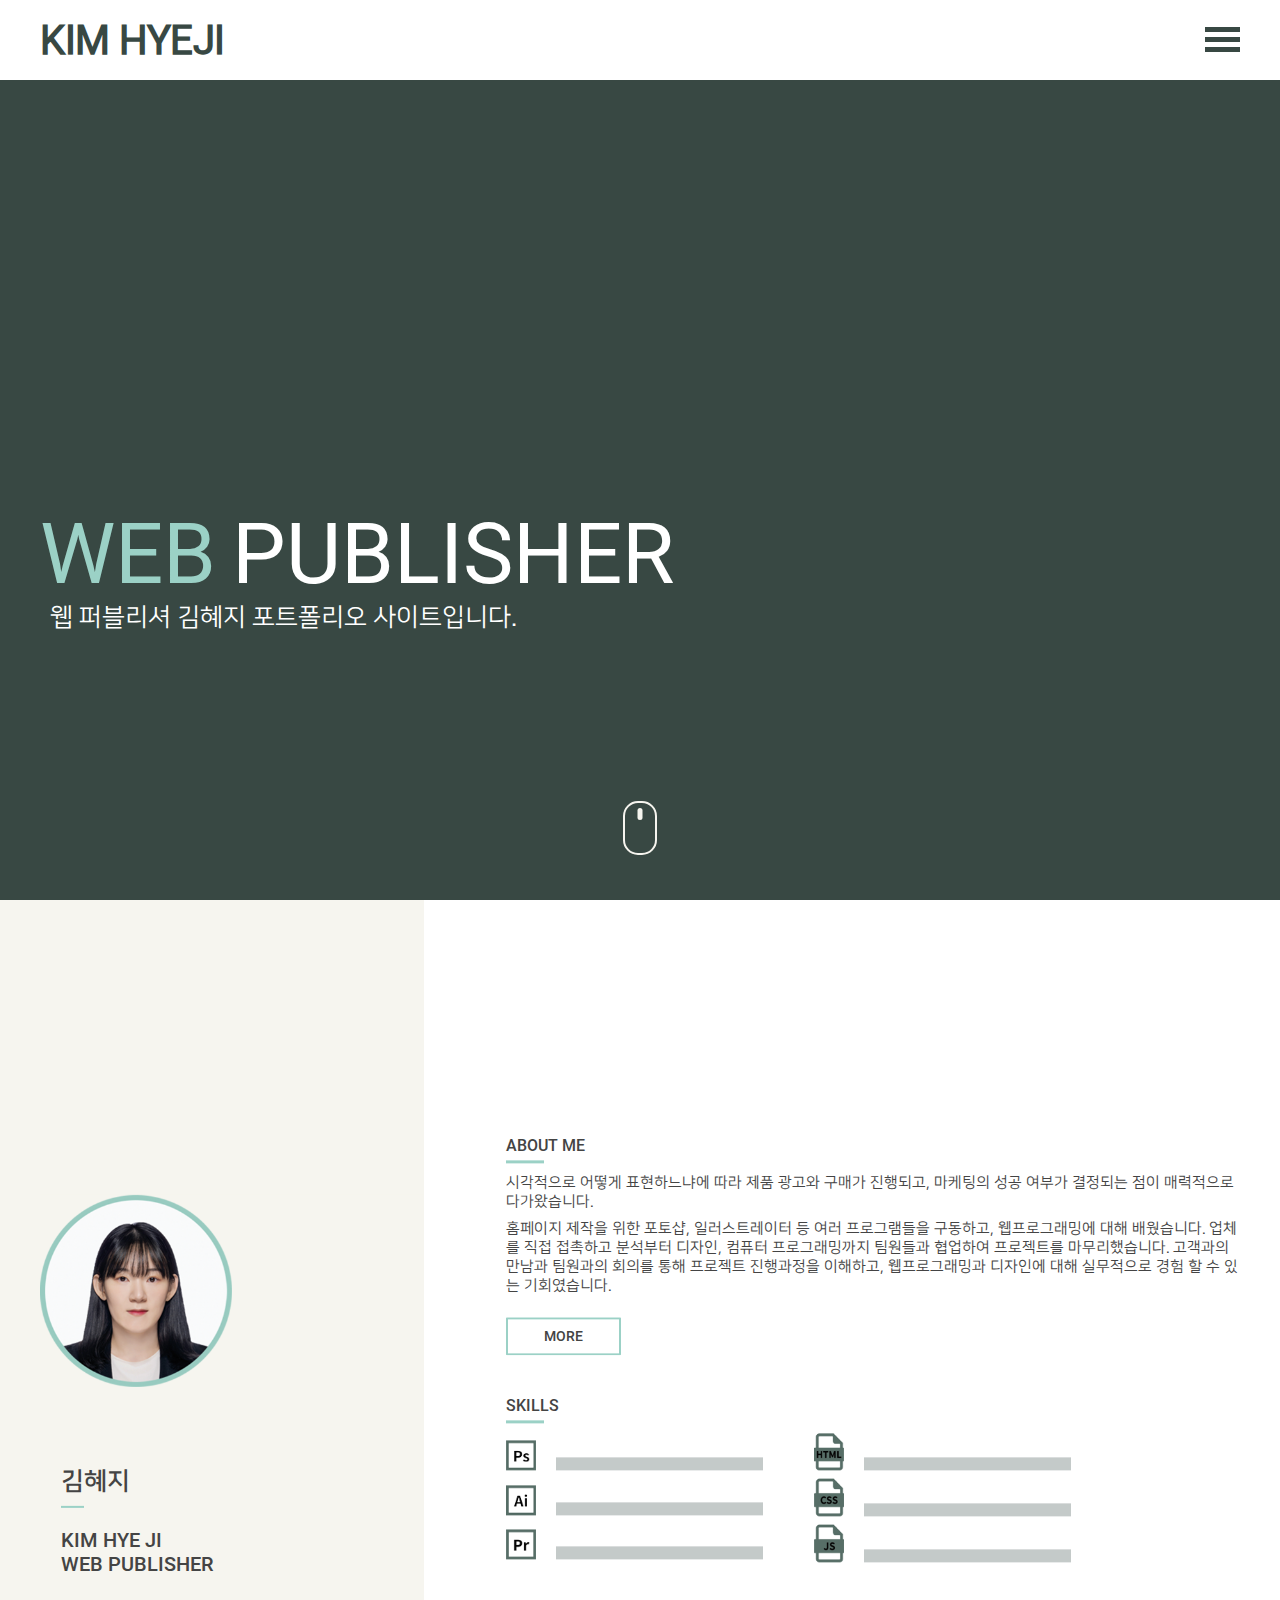
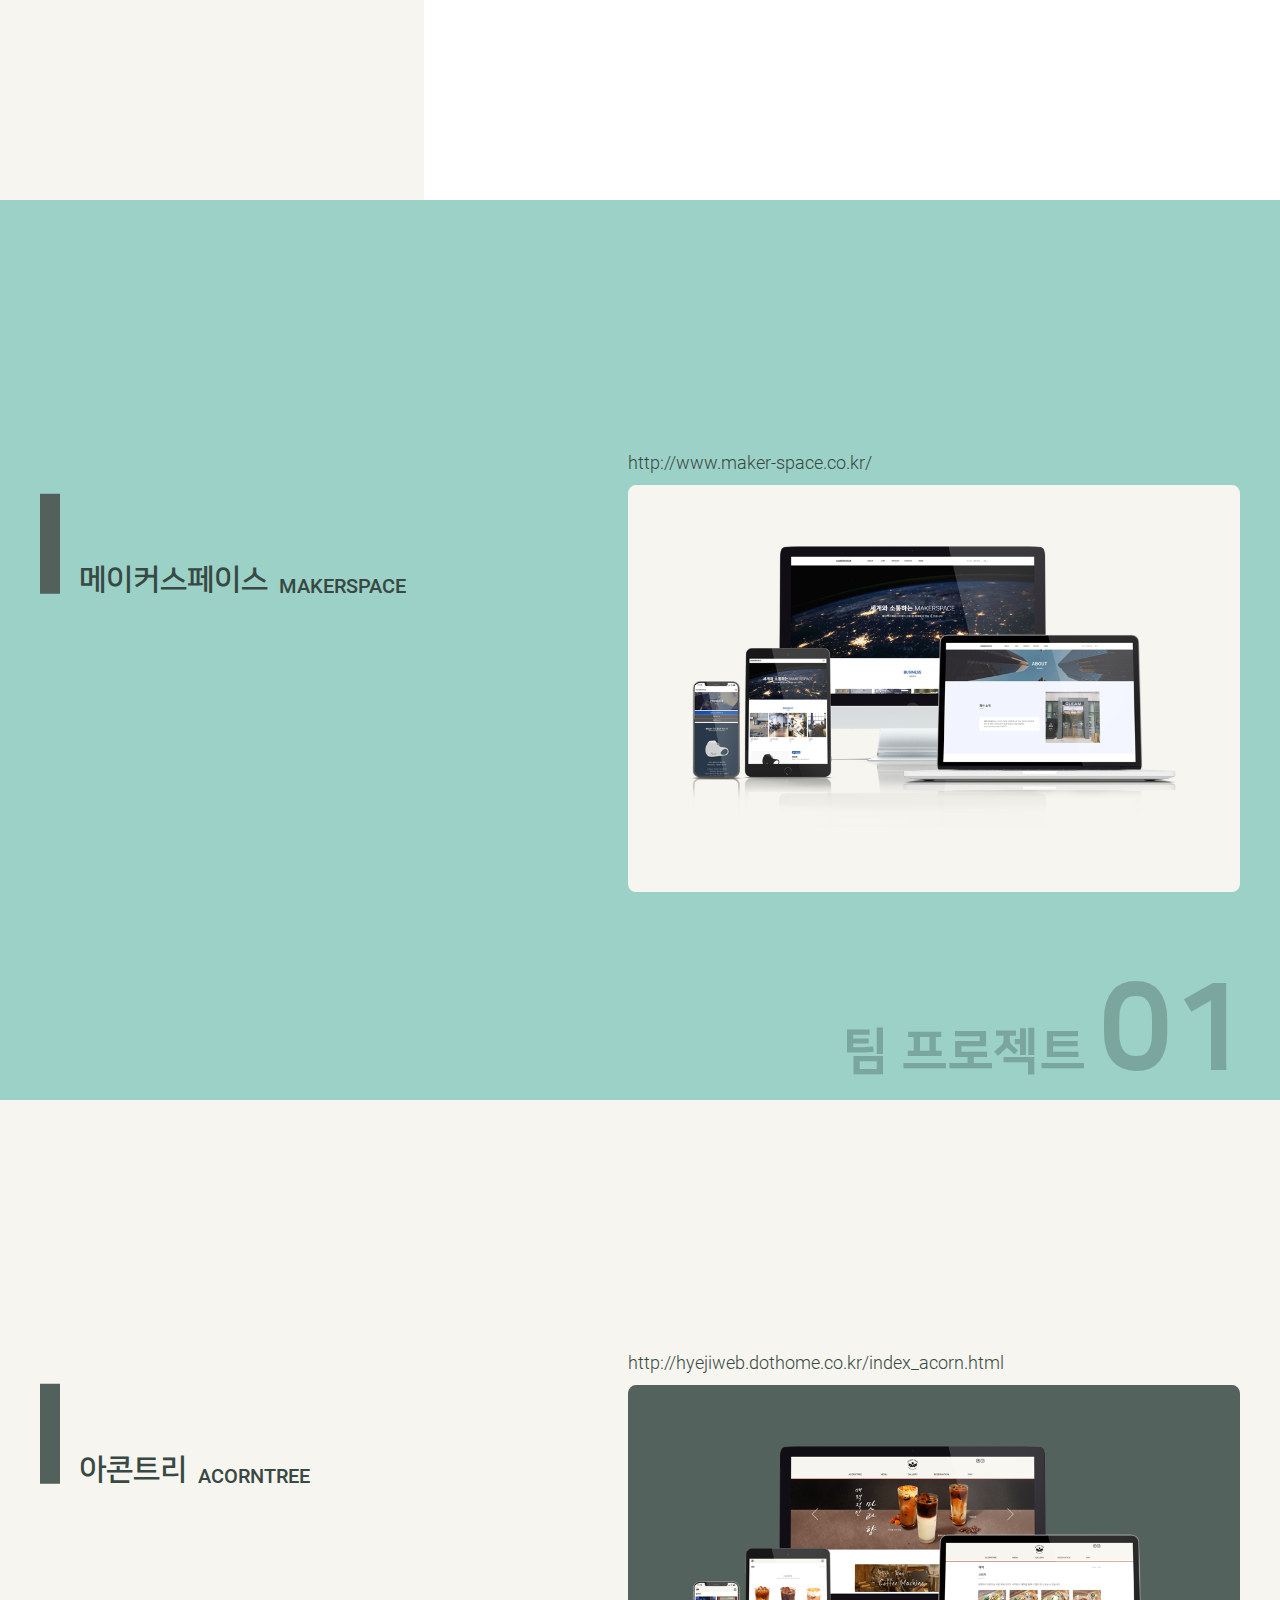
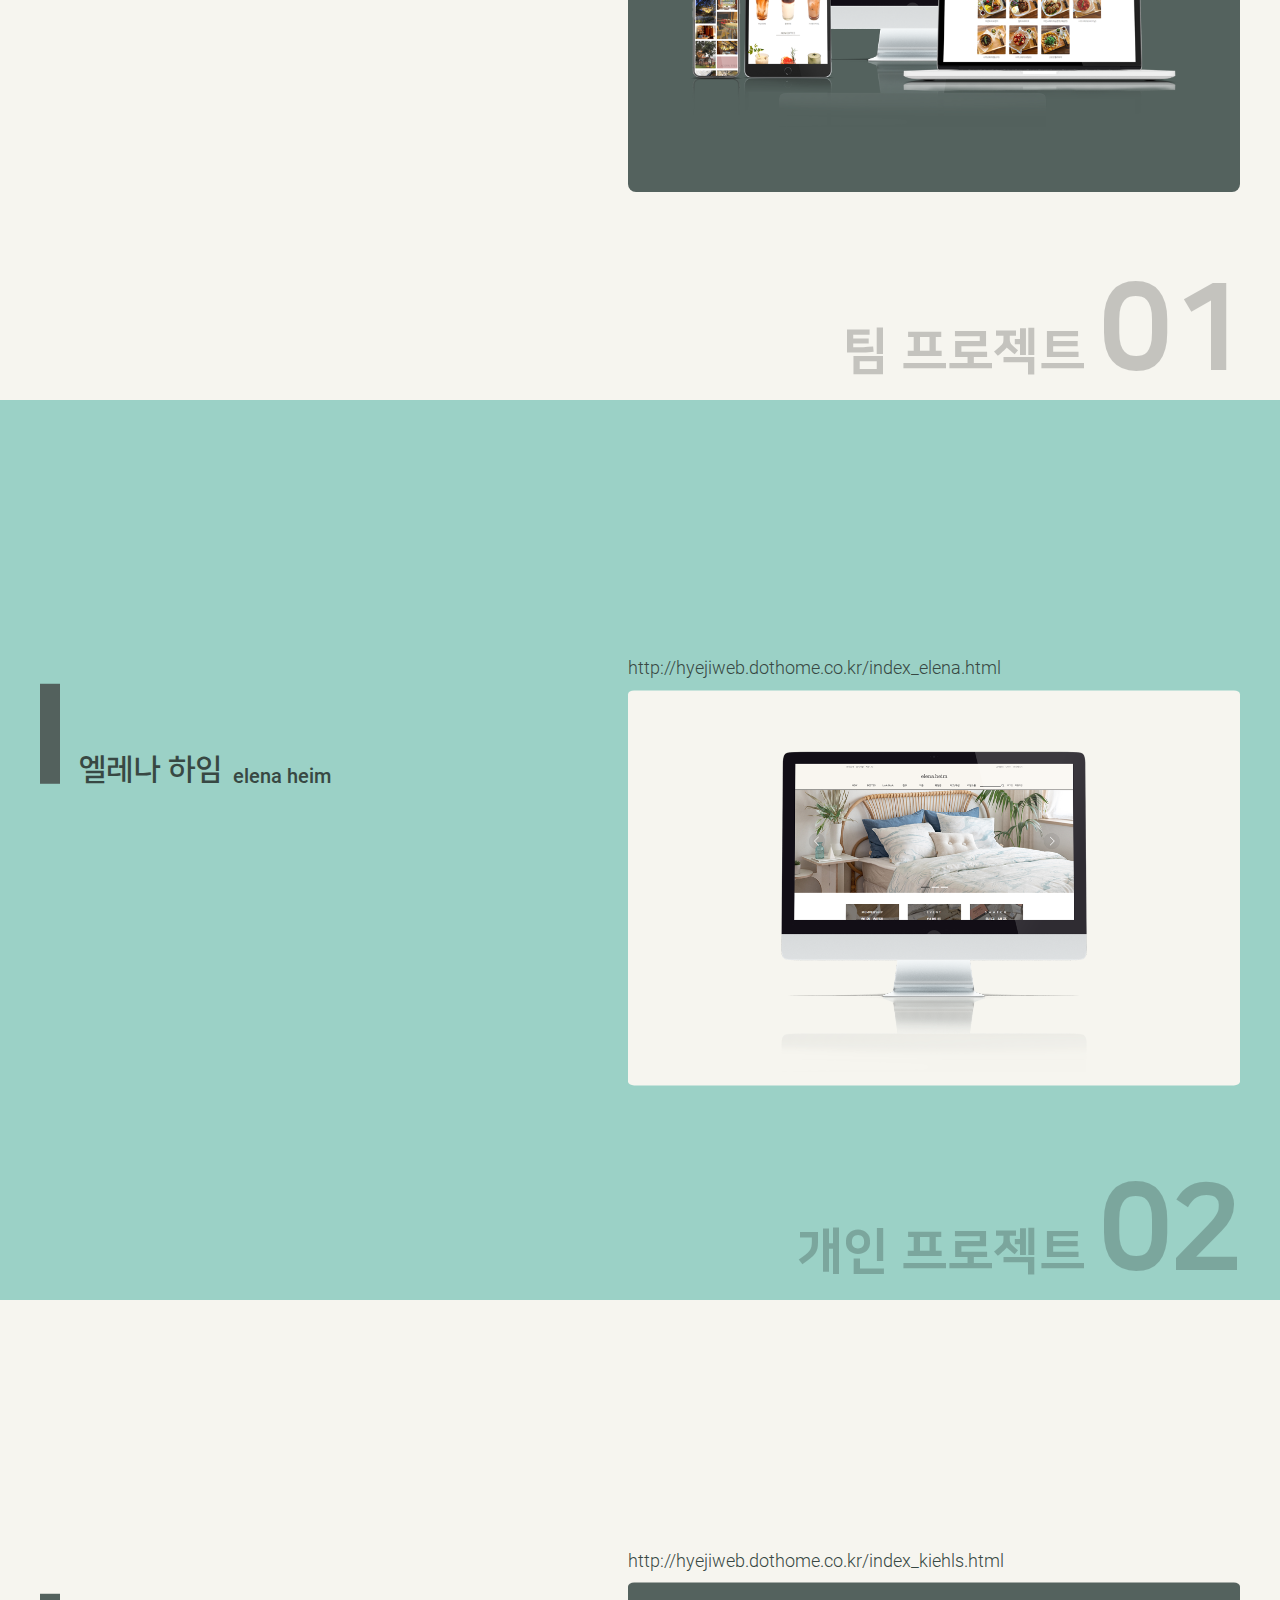
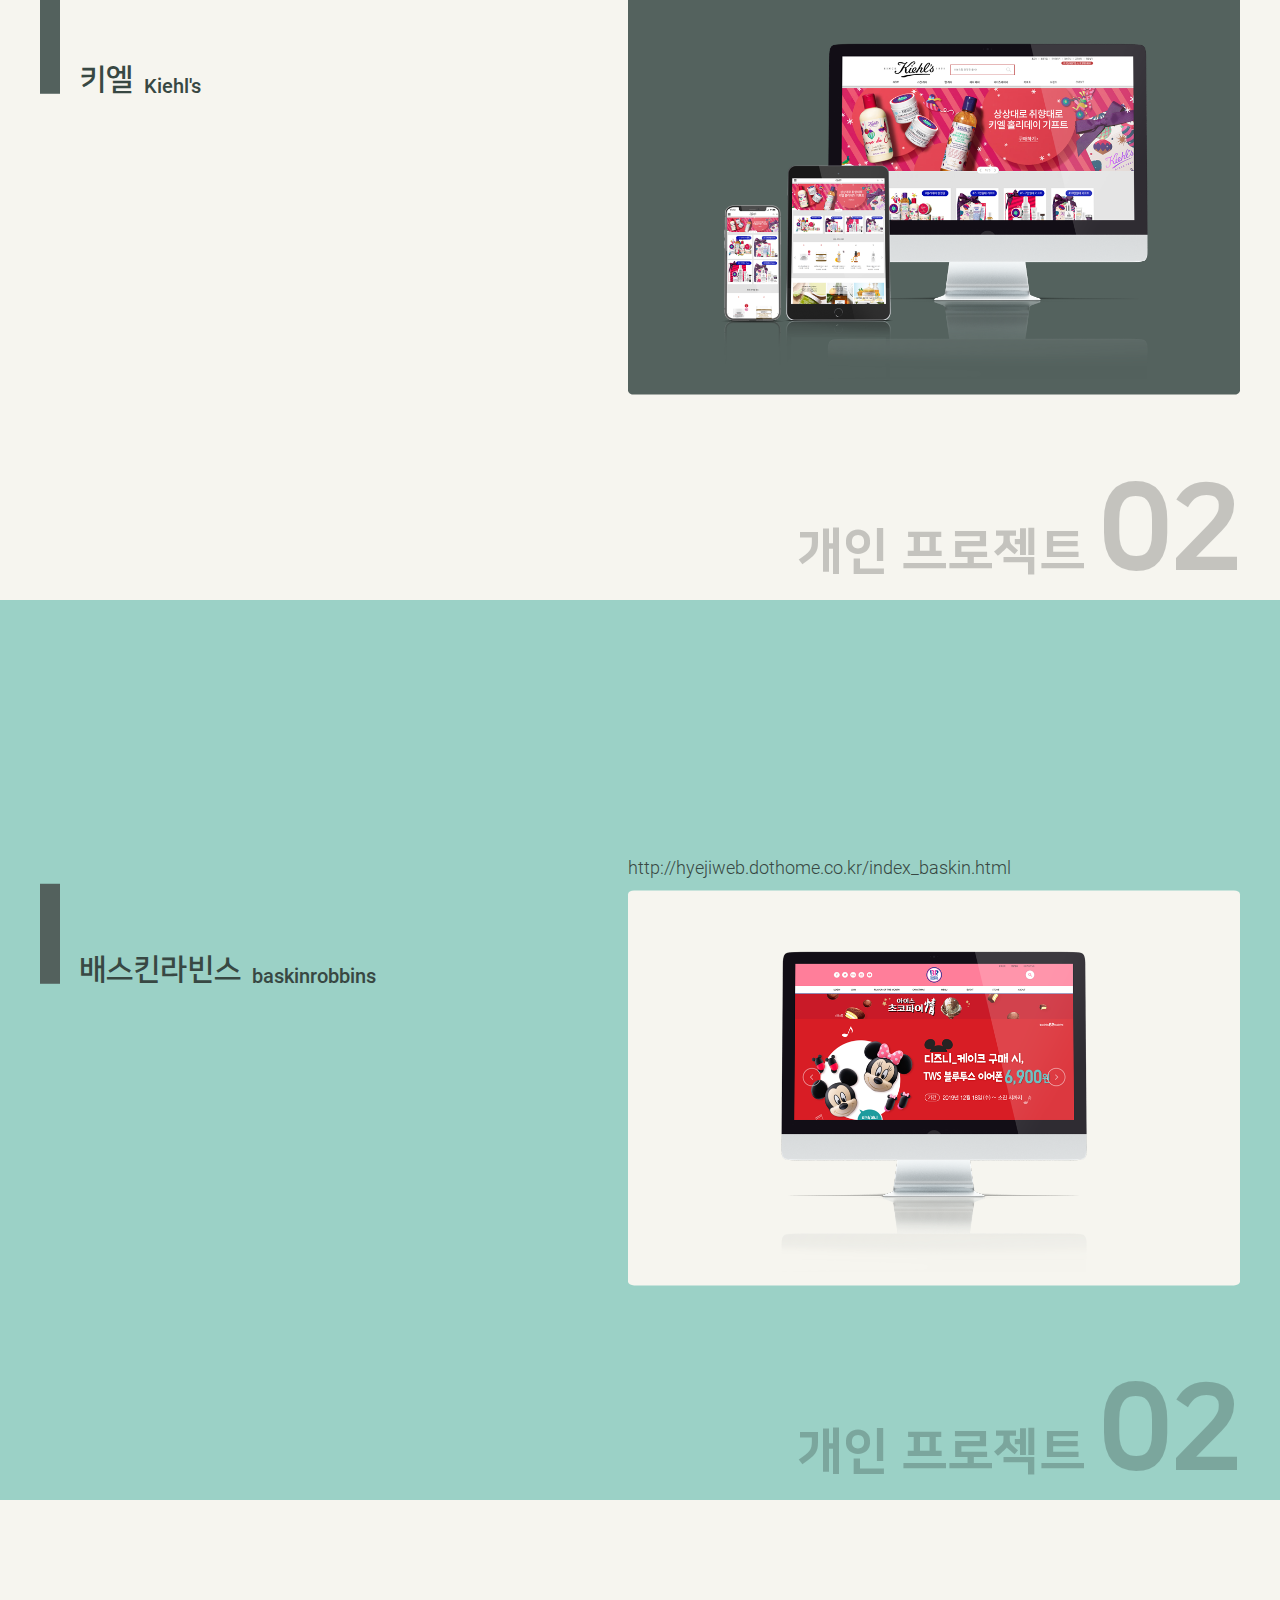
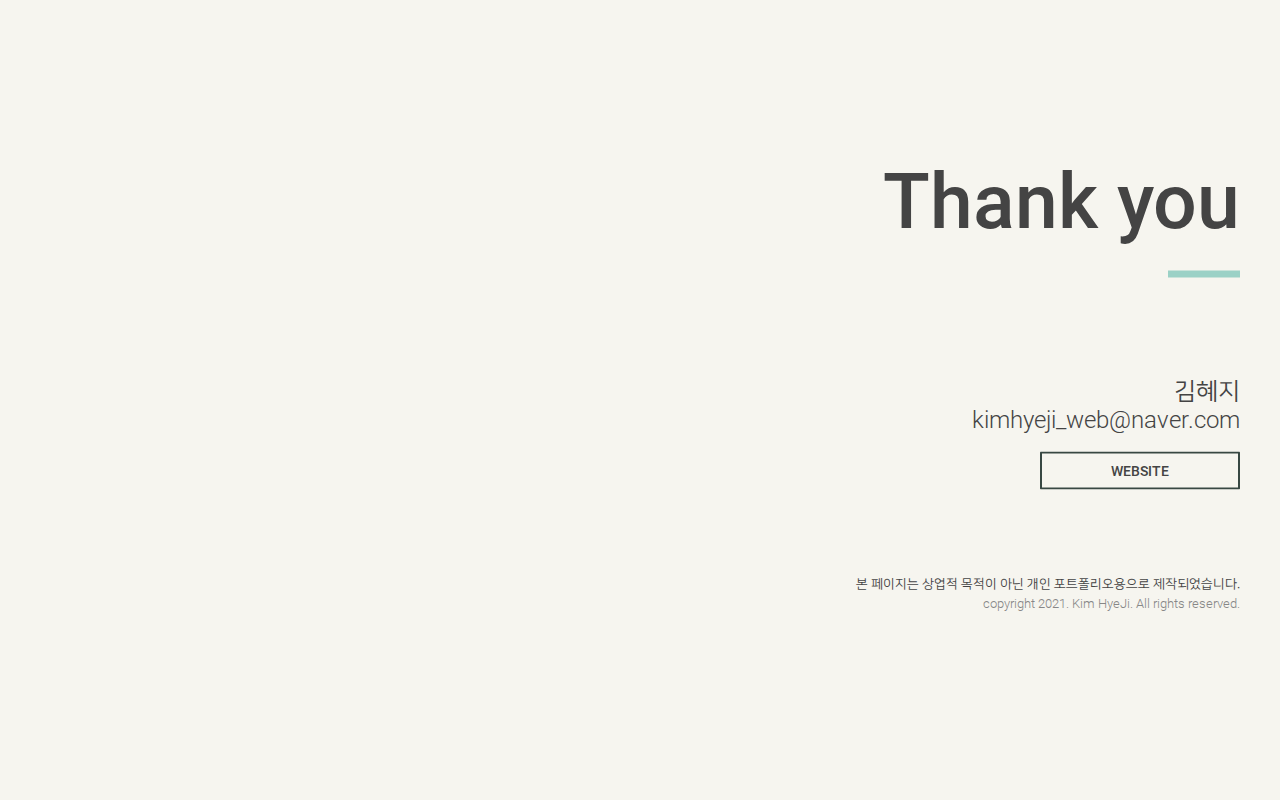
<file: index.html>
<!DOCTYPE html>
<html lang="en">
<head>
  <meta charset="UTF-8">
  <meta name="viewport" content="width=device-width, initial-scale=1.0">
  <meta http-equiv="X-UA-Compatible" content="ie=edge">
  <meta name="format-detection" content="telephone=no, address=no, email=no">
  <script src=" https://code.jquery.com/jquery-3.4.1.min.js"></script>
  <script src="js/script.js" charset="utf-8"></script>
  <link rel="stylesheet" href="css/master.css">
  <title>김혜지 포트폴리오</title>
  <style media="screen">
  @font-face{font-family: 'Roboto_B';src: url(font/Roboto_B.woff)format('woff');}
  @font-face{font-family: 'Roboto_M';src: url(font/Roboto_M.woff)format('woff');}
  @font-face{font-family: 'Roboto_R';src: url(font/Roboto_R.woff)format('woff');}
  @font-face{font-family: 'Roboto_L';src: url(font/Roboto_L.woff)format('woff');}
  @font-face{font-family: 'nanumEB';src: url(font/NanumSquareEB.woff)format('woff');}
  @font-face{font-family: 'nanumB';src: url(font/NanumSquareB.woff)format('woff');}
  @font-face{font-family: 'nanumR';src: url(font/NanumSquareR.woff)format('woff');}
  @font-face{font-family: 'nanumL';src: url(font/NanumSquareL.woff)format('woff');}
  </style>
</head>
<body style="overflow-x:hidden">
  <header>
    <div class="h_container header_container">
      <div class="hb"><a class="ham"><span class=""></span></a></div>
      <h1 class="logo"><a href="#">KIM HYEJI</a></h1>
      <ul class="main_ul">
        <a class="m_close"><img class="close_img" src="img/m_pf_close.png" alt=""></a>
        <li class="main_li li_01"><a>HOME</a></li>
        <li class="main_li li_02"><a>ABOUT</a></li>
        <li class="main_li li_03"><a>PORTFOLIO</a></li>
        <li class="main_li li_04"><a>CONTACT</a></li>
      </ul>
    </div>
  </header>
  <main id="fullpage">
    <section class="home">
      <div class="h_container home_container">
        <div class="main_box">
          <div class="ani_text_box">
            <span class="color_ex">W</span><span class="color_ex">E</span><span class="color_ex">B</span>
            <span class="empty"></span><br class="m_br">
            <span>P</span><span>U</span><span>B</span><span>L</span><span>I</span><span>S</span><span>H</span><span>E</span><span>R</span>
          </div>
          <p class="text_home">웹 퍼블리셔 김혜지 포트폴리오 사이트입니다.</p>
        </div>
        <div class="scroll_img">
          <p class="scroll_move"></p>
        </div>
      </div>
    </section>
    <section class="about">
      <div class="about_container">
        <div class="left_about">
          <div class="left_about_box">
            <div class="my_img"><img src="img/my_img.png" alt=""></div>
            <div class="name_box">
              <p class="name k_name">김혜지</p><span class="line"></span>
              <p class="name">KIM HYE JI</p>
              <p class="name">WEB PUBLISHER</p>
            </div>
          </div>
        </div>
        <div class="rigth_about">
          <div class="rigth_about_box">
            <div class="about_me">
              <p class="text_title">ABOUT ME</p><span class="line"></span>
              <p class="content_text f_text">시각적으로 어떻게 표현하느냐에 따라 제품 광고와 구매가 진행되고, 마케팅의 성공 여부가 결정되는 점이 매력적으로 다가왔습니다.</p>
              <p class="content_text">홈페이지 제작을 위한 포토샵, 일러스트레이터 등 여러 프로그램들을 구동하고, 웹프로그래밍에 대해 배웠습니다. 업체를 직접 접촉하고 분석부터 디자인, 컴퓨터 프로그래밍까지 팀원들과 협업하여 프로젝트를 마무리했습니다. 고객과의 만남과 팀원과의 회의를 통해 프로젝트 진행과정을 이해하고, 웹프로그래밍과 디자인에 대해 실무적으로 경험 할 수 있는 기회였습니다.</p>
              <span class="bt_about bt_more"><a class="more_a">MORE</a><span></span></span>
            </div>
            <div class="skill">
              <p class="text_title">SKILLS</p><span class="line"></span>
              <div class="skill_box">
                <ul class="left_skill">
                  <li>
                    <a><img class="img_skill" src="img/skill_01.png" alt=""></a>
                    <span class="back_skill"><span class="on_skill skill_01"></span></span>
                  </li>
                  <li>
                    <a><img class="img_skill" src="img/skill_02.png" alt=""></a>
                    <span class="back_skill"><span class="on_skill skill_02"></span></span>
                  </li>
                  <li>
                    <a><img class="img_skill" src="img/skill_03.png" alt=""></a>
                    <span class="back_skill"><span class="on_skill skill_03"></span></span>
                  </li>
                </ul>
                <ul class="right_skill">
                  <li>
                    <a><img class="img_skill_02" src="img/skill_05.png" alt=""></a>
                    <span class="back_skill"><span class="on_skill skill_05"></span></span>
                  </li>
                  <li>
                    <a><img class="img_skill_02" src="img/skill_06.png" alt=""></a>
                    <span class="back_skill"><span class="on_skill skill_06"></span></span>
                  </li>
                  <li>
                    <a><img class="img_skill_02" src="img/skill_07.png" alt=""></a>
                    <span class="back_skill"><span class="on_skill skill_07"></span></span>
                  </li>
                </ul>
              </div>
            </div>
          </div>
          <div class="more_about_wrap">
            <div class="more_about_box">
              <div class="profile">
                <a class="close_more"><img class="close_more_img" src="img/close_more.png" alt=""></a>
                <p class="text_title">PROFILE</p><span class="line"></span>
                <p class="content_text">김혜지</p>
                <p class="content_text">kimhyeji_web@naver.com</p>
                <p class="content_text">경기도 남양주시 미금로57번길 22</p>
                <span class="bt_about bt_website"><a href="http://hyejiweb.dothome.co.kr/" class="more_a">WEBSITE</a><span></span></span>
              </div>
              <div class="education">
                <p class="text_title">EDUCATIONS</p><span class="line"></span>
                <ul>
                  <li>2021. 02 - 2021. 05</li>
                  <li>2019. 08 - 2020. 01</li>
                  <li>2012. 03 - 2014. 02</li>
                  <li>2007. 03 - 2012. 02</li>
                  <li>2004. 03 - 2007. 02</li>
                </ul>
                <ul>
                  <li>강남 그린컴퓨터아카데미</li>
                  <li>경기산업기술교육센터 졸업</li>
                  <li>세종대학교 나노공학과 대학원 수료</li>
                  <li>세종대학교 나노공학과 졸업</li>
                  <li>인창고등학교 졸업</li>
                </ul>
              </div>
              <div class="work">
                <p class="text_title">WORK</p><span class="line"></span>
                <ul>
                  <li>2021. 07 - 2021. 07</li>
                  <li>2020. 06 - 2020. 08</li>
                  <li>2020. 04 - 2020. 06</li>
                  <li>2015. 07 - 2016. 05</li>
                </ul>
                <ul>
                  <li>이너뷰티 '다힐' 홈페이지 제작</li>
                  <li>'메이커스페이스' 홈페이지 제작</li>
                  <li>조안면사무소 코로나19 관련 업무 지원</li>
                  <li>도농도서관 대출반납·열람실 관리</li>
                </ul>
              </div>
            </div>
          </div>
        </div>
      </div>
    </section>
    <section class="portfolio pf_01">
      <div class="h_container">
        <div class="pf_wrap">
          <div class="pf_title_box">
            <span class="pf_line"></span>
            <h3>메이커스페이스</h3><p>MAKERSPACE</p>
          </div>
          <div class="pf_sub_box">
            <p class="sub_title">스타트업&마케팅 회사 홈페이지</p>
            <div class="sub_info_box info_box_01">
              <p class="sub_info_01">기간</p><p class="sub_info_02">2020. 06 - 2020. 08</p>
            </div>
            <div class="sub_info_box info_box_01">
              <p class="sub_info_01">참여인원</p><p class="sub_info_02">3인 팀 프로젝트</p>
            </div>
            <div class="sub_info_box info_box_01">
              <p class="sub_info_01">기여도</p><p class="sub_info_02">40%</p>
            </div>
            <div class="sub_info_box info_box_01">
              <p class="sub_info_01 on">프로그램</p><p class="sub_info_02">포토샵, HTML5, CSS3, JavaScript, JQuery</p>
            </div>
            <p class="explan_pf"><span style="font-family: 'nanumB';">반응형 홈페이지</span><br>각각의 디바이스에 맞게 구동되는 홈페이지를 제작</p>
            <span class="bt_about bt_pf"><a class="more_a" onclick="open5()">VIEW WEBSITE</a><span></span></span>
          </div>
        </div>
        <div class="pf_right_box">
          <p><a class="rink_url" onclick="open5()">http://www.maker-space.co.kr/</a></p>
          <div class="pf_img_box pf_img_box01">
            <a onclick="open5()"><img src="img/makerspace.png" alt="">
              <div class="pf_img_hover"><p>MAKERSPACE</p></div></a>
            </div>
        </div>
        <div class="back_portfolio_text">
          <p>팀 프로젝트 <span class="back_text_size">01</span></p>
        </div>
      </div>
    </section>
    <section class="portfolio pf_02">
      <div class="h_container">
        <div class="pf_wrap">
          <div class="pf_title_box">
            <span class="pf_line"></span>
            <h3>아콘트리</h3><p>ACORNTREE</p>
          </div>
          <div class="pf_sub_box">
            <p class="sub_title">브런치&커피 카페 홈페이지</p>
            <div class="sub_info_box info_box_01">
              <p class="sub_info_01">기간</p><p class="sub_info_02">2019. 09 - 2019. 11</p>
            </div>
            <div class="sub_info_box info_box_01">
              <p class="sub_info_01">참여인원</p><p class="sub_info_02">5인 팀 프로젝트</p>
            </div>
            <div class="sub_info_box info_box_01">
              <p class="sub_info_01">기여도</p><p class="sub_info_02">30%</p>
            </div>
            <div class="sub_info_box info_box_01">
              <p class="sub_info_01 on">프로그램</p><p class="sub_info_02">포토샵, HTML5, CSS3, JavaScript, JQuery</p>
            </div>
            <p class="explan_pf"><span style="font-family: 'nanumB';">반응형 홈페이지</span><br>각각의 디바이스에 맞게 구동되는 홈페이지를 제작<br>
            메인 페이지, 서브 페이지 모두 자체 제작</p>
            <span class="bt_about bt_pf"><a class="more_a" onclick="open1()">VIEW WEBSITE</a><span></span></span>
          </div>
        </div>
        <div class="pf_right_box">
          <p><a class="rink_url" onclick="open1()">http://hyejiweb.dothome.co.kr/index_acorn.html</a></p>
          <div class="pf_img_box pf_img_box01">
            <a onclick="open1()"><img src="img/acorntree.png" alt="">
              <div class="pf_img_hover"><img src="img/acorntree_logo.png" alt=""></div></a>
            </div>
        </div>
        <div class="back_portfolio_text">
          <p>팀 프로젝트 <span class="back_text_size">01</span></p>
        </div>
      </div>
    </section>
    <section class="portfolio pf_03">
      <div class="h_container">
        <div class="pf_wrap">
          <div class="pf_title_box">
            <span class="pf_line"></span>
            <h3>엘레나 하임</h3><p>elena heim</p>
          </div>
          <div class="pf_sub_box">
            <p class="sub_title">디자인 리빙 홈페이지</p>
            <div class="sub_info_box info_box_01">
              <p class="sub_info_01">기간</p><p class="sub_info_02">3일</p>
            </div>
            <div class="sub_info_box info_box_01">
              <p class="sub_info_01">참여인원</p><p class="sub_info_02">개인 프로젝트</p>
            </div>
            <div class="sub_info_box info_box_01">
              <p class="sub_info_01">기여도</p><p class="sub_info_02">100%</p>
            </div>
            <div class="sub_info_box info_box_01">
              <p class="sub_info_01">프로그램</p><p class="sub_info_02">포토샵, HTML5, CSS3, JavaScript, JQuery</p>
            </div>
            <p class="explan_pf"><span style="font-family: 'nanumB';">고정형 홈페이지</span><br>엘레나 하임이 가지고 있는 색깔을 살리는 방향으로 홈페이지 리디자인<br>
            메인 화면의 길이를 줄이고, 나열된 이미지를 슬라이드 형식으로 코딩한 홈페이지</p>
            <span class="bt_about bt_pf"><a class="more_a" onclick="open2()">VIEW WEBSITE</a><span></span></span>
          </div>
        </div>
        <div class="pf_right_box">
          <p><a class="rink_url" onclick="open2()">http://hyejiweb.dothome.co.kr/index_elena.html</a></p>
          <div class="pf_img_box pf_img_box02">
            <a onclick="open2()"><img src="img/elena.png" alt="">
              <div class="pf_img_hover"><img src="img/elena_logo.png" alt=""></div></a>
            </div>
        </div>
        <div class="back_portfolio_text">
          <p>개인 프로젝트 <span class="back_text_size">02</span></p>
        </div>
      </div>
    </section>
    <section class="portfolio pf_04">
      <div class="h_container">
        <div class="pf_wrap">
          <div class="pf_title_box">
            <span class="pf_line"></span>
            <h3>키엘</h3><p>Kiehl's</p>
          </div>
          <div class="pf_sub_box">
            <p class="sub_title">코스메틱 브랜드 홈페이지</p>
            <div class="sub_info_box info_box_01">
              <p class="sub_info_01">기간</p><p class="sub_info_02">4일</p>
            </div>
            <div class="sub_info_box info_box_01">
              <p class="sub_info_01">참여인원</p><p class="sub_info_02">개인 프로젝트</p>
            </div>
            <div class="sub_info_box info_box_01">
              <p class="sub_info_01">기여도</p><p class="sub_info_02">100%</p>
            </div>
            <div class="sub_info_box info_box_01">
              <p class="sub_info_01">프로그램</p><p class="sub_info_02">포토샵, HTML5, CSS3, JQuery</p>
            </div>
            <p class="explan_pf"><span style="font-family: 'nanumB';">반응형 홈페이지</span><br>깔끔한 디자인과 동적인 웹 페이지</p>
            <span class="bt_about bt_pf"><a class="more_a" onclick="open3()" >VIEW WEBSITE</a><span></span></span>
          </div>
        </div>
        <div class="pf_right_box">
          <p><a class="rink_url" onclick="open3()">http://hyejiweb.dothome.co.kr/index_kiehls.html</a></p>
          <div class="pf_img_box pf_img_box03">
            <a onclick="open3()"><img src="img/kiehls.png" alt="">
              <div class="pf_img_hover"><img src="img/kiehls_logo.png" alt=""></div></a>
            </div>
        </div>
        <div class="back_portfolio_text">
          <p>개인 프로젝트 <span class="back_text_size">02</span></p>
        </div>
      </div>
    </section>
    <section class="portfolio pf_05">
      <div class="h_container">
        <div class="pf_wrap">
          <div class="pf_title_box">
            <span class="pf_line"></span>
            <h3>배스킨라빈스</h3><p>baskinrobbins</p>
          </div>
          <div class="pf_sub_box">
            <p class="sub_title">아이스크림 브랜드 홈페이지</p>
            <div class="sub_info_box info_box_01">
              <p class="sub_info_01">기간</p><p class="sub_info_02">3일</p>
            </div>
            <div class="sub_info_box info_box_01">
              <p class="sub_info_01">참여인원</p><p class="sub_info_02">개인 프로젝트</p>
            </div>
            <div class="sub_info_box info_box_01">
              <p class="sub_info_01">기여도</p><p class="sub_info_02">100%</p>
            </div>
            <div class="sub_info_box info_box_01">
              <p class="sub_info_01">프로그램</p><p class="sub_info_02">포토샵, HTML5, CSS3, JQuery</p>
            </div>
            <p class="explan_pf"><span style="font-family: 'nanumB';">고정형 홈페이지</span><br>이미지로 만든 콘텐츠를 코딩으로 제작하고, <br>
              정적인 홈페이지를 동적인 홈페이지로 리디자인</p>
            <span class="bt_about bt_pf"><a class="more_a" onclick="open4()">VIEW WEBSITE</a><span></span></span>
          </div>
        </div>
        <div class="pf_right_box">
          <p><a class="rink_url" onclick="open4()">http://hyejiweb.dothome.co.kr/index_baskin.html</a></p>
          <div class="pf_img_box pf_img_box02">
            <a onclick="open4()"><img src="img/baskin.png" alt="">
              <div class="pf_img_hover"><img src="img/baskin_logo.png" alt=""></div></a>
            </div>
        </div>
        <div class="back_portfolio_text">
          <p>개인 프로젝트 <span class="back_text_size">02</span></p>
        </div>
      </div>
    </section>
    <section class="contact">
      <div class="h_container contact_container">
        <div class="contact_wrap">
          <p class="contact_title">Thank you</p>
          <span class="contact_line"></span>
          <div class="contact_info">
            <p>김혜지</p>
            <p>kimhyeji_web@naver.com</p>
          </div>
          <span class="bt_about bt_pf b_ct"><a class="more_a" href="http://hyejiweb.dothome.co.kr/">WEBSITE</a><span></span></span>
          <p class="contact_bottom_text">본 페이지는 상업적 목적이 아닌 개인 포트폴리오용으로 제작되었습니다.<br>
          <span class="contact_bottom_text_02">copyright 2021. Kim HyeJi. All rights reserved.</span></p>
        </div>
      </div>
    </section>
    <aside class="top_back"><a>TOP</a></aside>
  </main>
  <script >
    function open1(){window.open("http://hyejiweb.dothome.co.kr/index_acorn.html");}
    function open2(){window.open("http://hyejiweb.dothome.co.kr/index_elena.html");}
    function open3(){window.open("http://hyejiweb.dothome.co.kr/index_kiehls.html");}
    function open4(){window.open("http://hyejiweb.dothome.co.kr/index_baskin.html");}
    function open5(){window.open("http://www.maker-space.co.kr/");}
  </script>
</body>
</html>
</file>
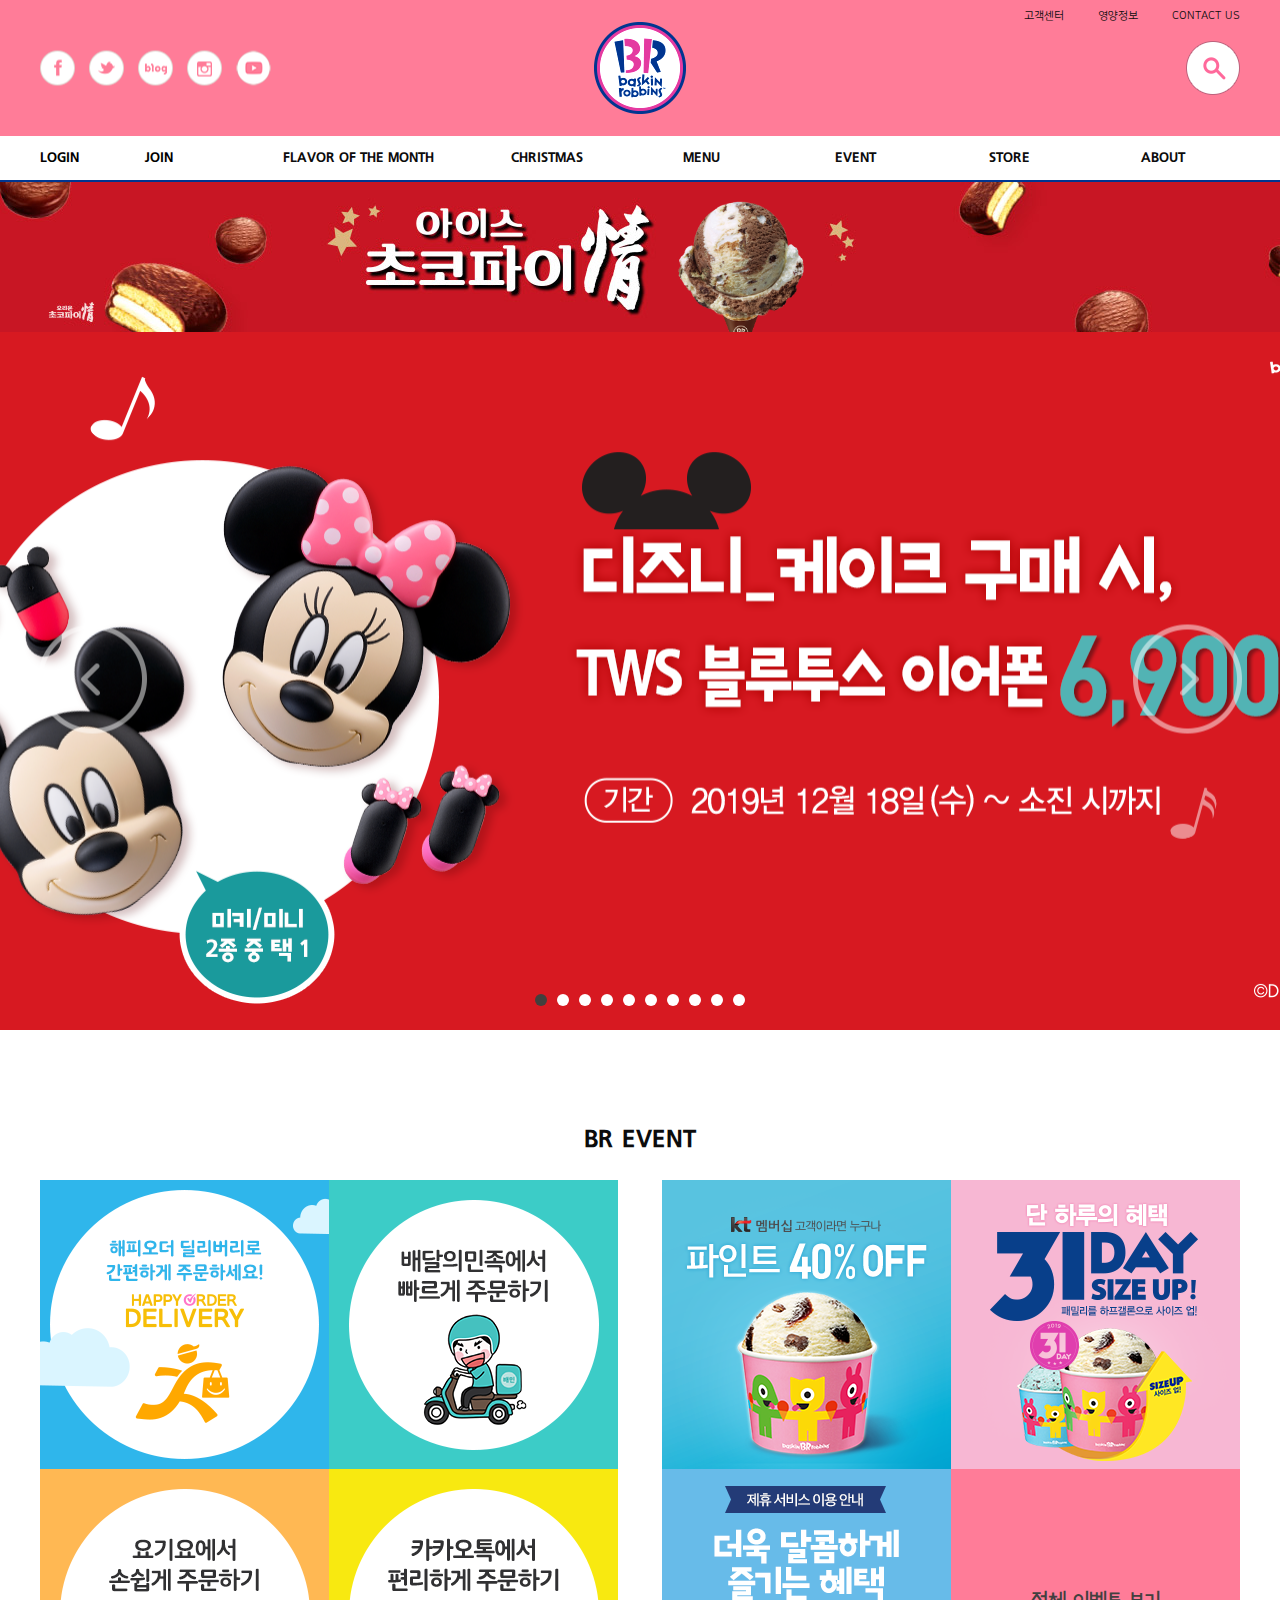
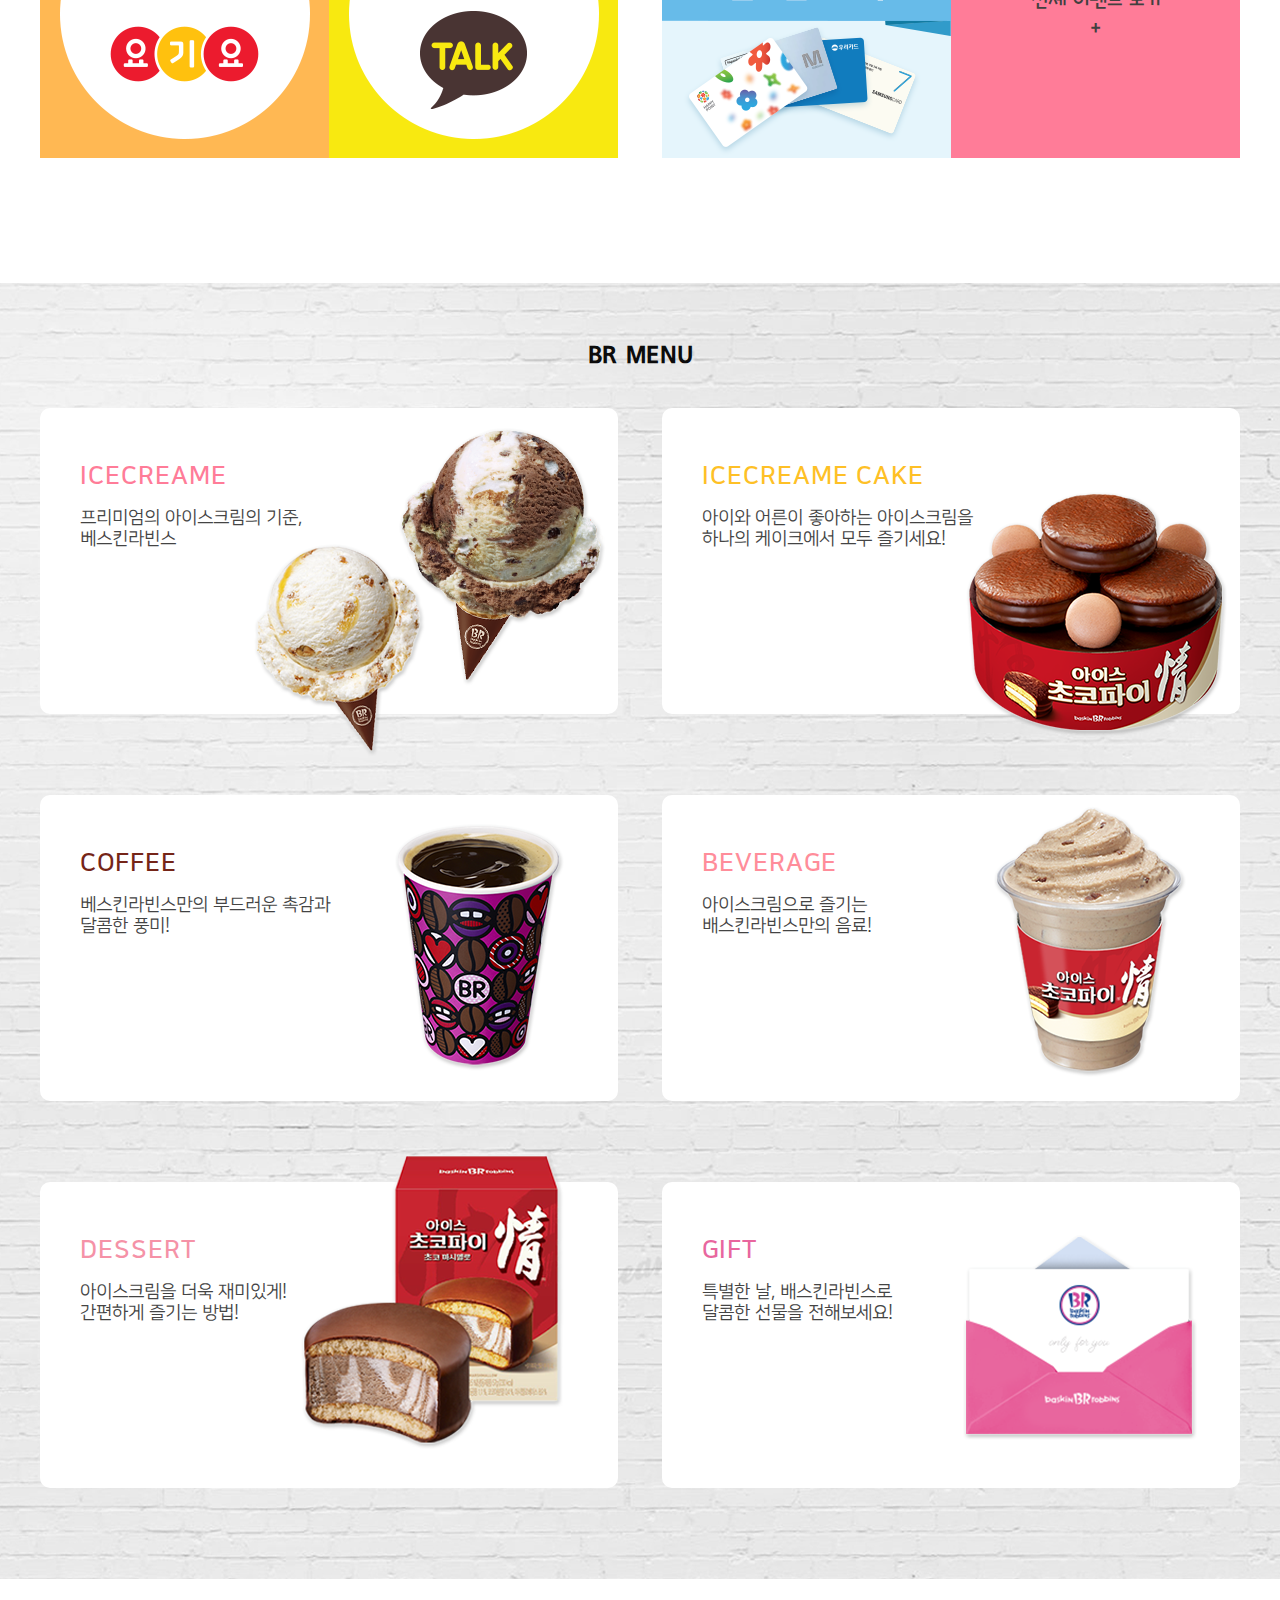
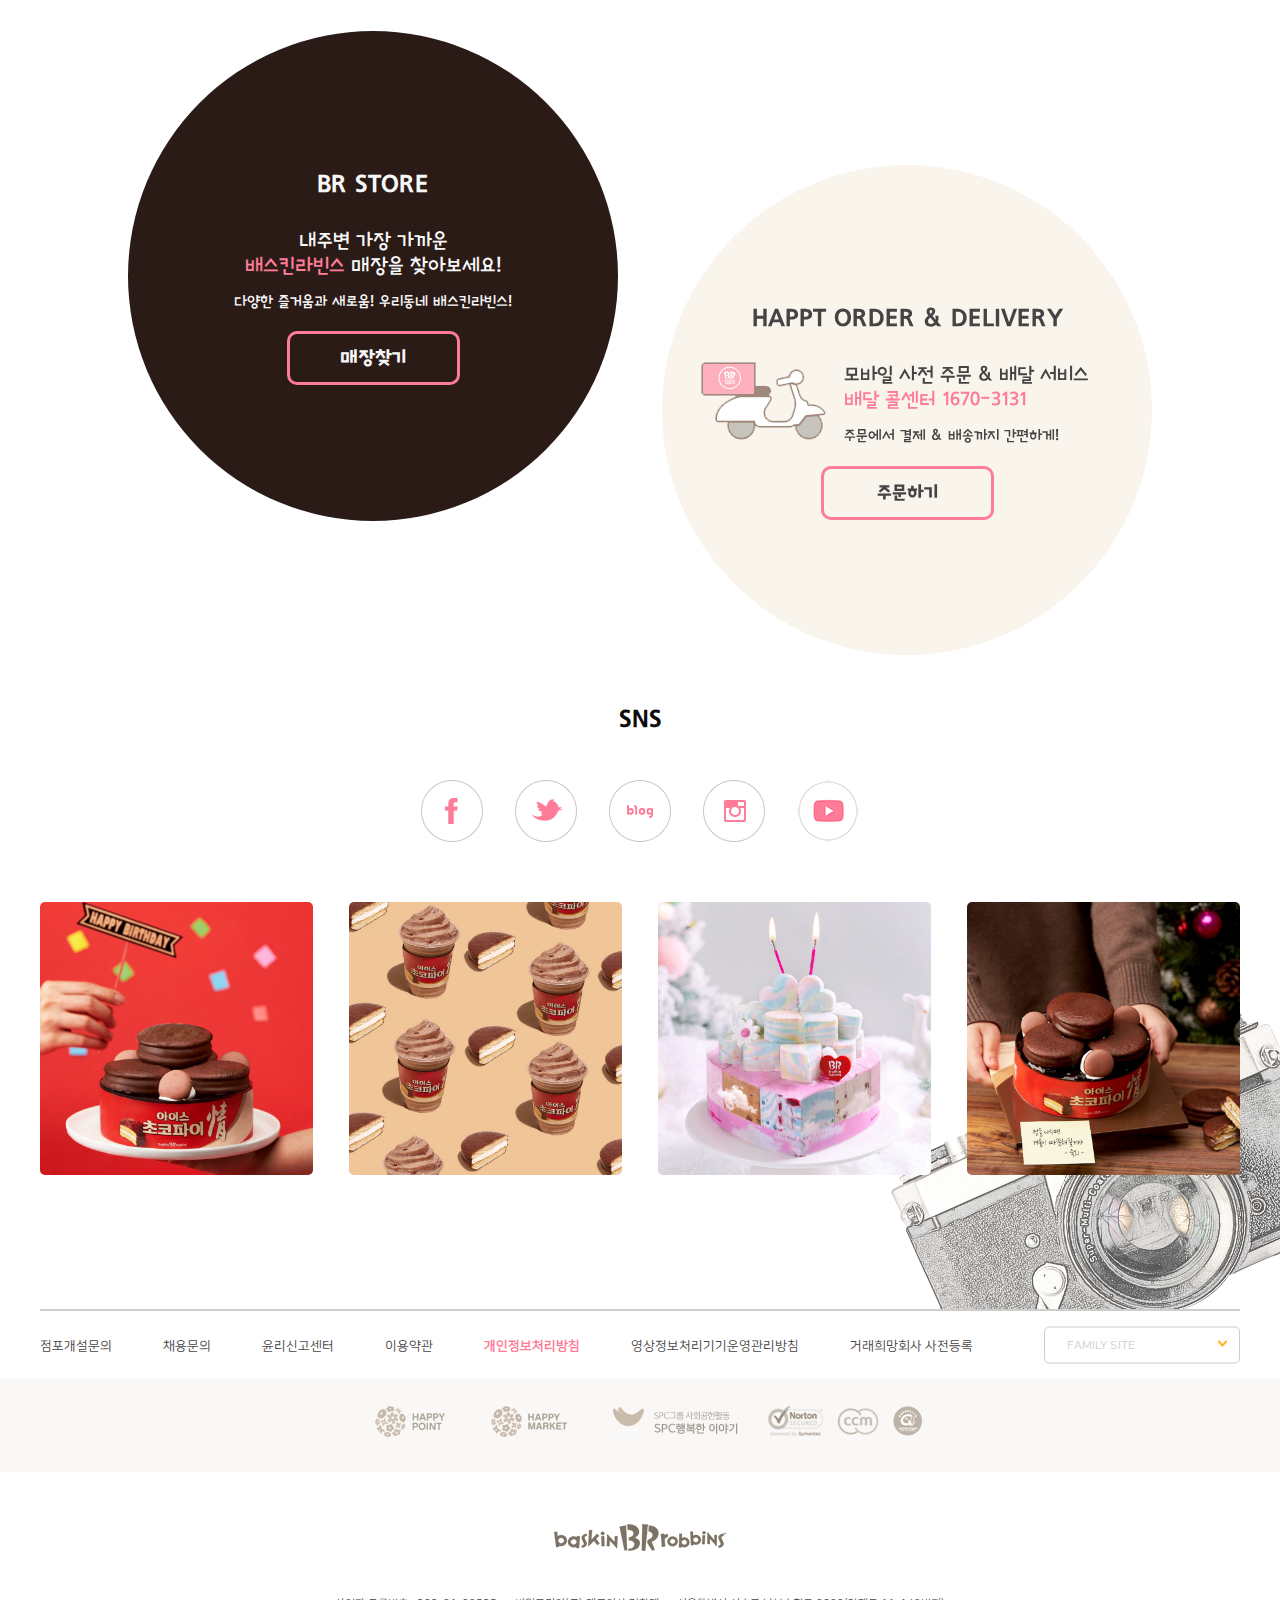
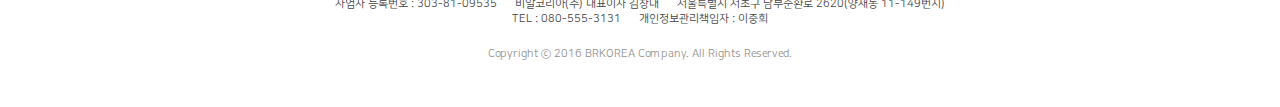
<file: index_baskin.html>
<!DOCTYPE html>
<html lang="en">
<head>
  <meta charset="UTF-8">
  <meta name="viewport" content="width=device-width, initial-scale=1.0">
  <meta http-equiv="X-UA-Compatible" content="ie=edge">
  <script src=" https://code.jquery.com/jquery-3.4.1.min.js"></script>
  <script src="js/script_baskin.js" charset="utf-8"></script>
  <link rel="stylesheet" href="css/master_baskin.css">
  <title>배스킨라빈스_포트폴리오용</title>
  <style media="screen">
  @font-face{font-family: '배스킨';src: url(font/baskin_R.woff)format('woff');}
  @font-face{font-family: '배스킨_B';src: url(font/baskin_B.woff)format('woff');}
  @font-face{font-family: '나눔스B';src: url(font/NanumSquareB.woff)format('woff');}
  @font-face{font-family: '나눔스R';src: url(font/NanumSquareR.woff)format('woff');}
  @font-face{font-family: '나눔스L';src: url(font/NanumSquareL.woff)format('woff');}
  </style>
</head>
<body scroll=auto style="overflow-x:hidden">
  <header>
    <div class="h_container">
      <div class="h_box">
        <ul class="top_small">
          <li><a>CONTACT US</a></li>
          <li><a>영양정보</a></li>
          <li><a>고객센터</a></li>
        </ul>
        <div class="h_sns_icon">
          <a><img src="img/icon_facebook.png" alt=""></a>
          <a><img src="img/icon_twitter.png" alt=""></a>
          <a><img src="img/icon_blog.png" alt=""></a>
          <a><img src="img/icon_instgram.png" alt=""></a>
          <a><img src="img/icon_youtube.png" alt=""></a>
        </div>
        <h1 class="logo"><a><img src="img/logo.png" alt=""></a></h1>
        <div class="h_search"><a class="h_search_img"></a></div>
      </div>
    </div>
    <div class="search_hover_back"></div>
    <div class="search_hover">
      <div class="h_container">
        <div class="left_search_box">
          <div class="ice_search_box">
            <p class="search_title">제품명</p>
            <form class="" action="index.html" method="post">
              <select class="ice_name" name="ice_name">
                <option value="all">전체</option>
                <option value="ice">아이스크림</option>
                <option value="cake">아이스크림케이크</option>
                <option value="drink">음료</option>
                <option value="coffee">커피</option>
                <option value="dessert">디저트</option>
              </select>
              <input class="text_box" type="text" name="text_ice_name" value="">
            </form>
          </div>
          <div class="check_box">
            <p class="search_title">알레르기 성분</p>
            <form class="" action="index.html" method="post">
              <input type="checkbox" name="checkbox" value=""><span>계란</span>
              <input type="checkbox" name="checkbox" value=""><span>대두</span>
              <input type="checkbox" name="checkbox" value=""><span>돼기고기</span>
              <input type="checkbox" name="checkbox" value=""><span>땅콩</span><br>
              <input type="checkbox" name="checkbox" value=""><span>밀</span>
              <input type="checkbox" name="checkbox" value=""><span>복숭아</span>
              <input type="checkbox" name="checkbox" value=""><span>우유</span>
              <input type="checkbox" name="checkbox" value=""><span>없음</span>
            </form>
          </div>
        </div>
        <div class="right_search_box">
          <div class="tag_search_box">
            <p class="search_title">해시태그</p>
            <div class="tag_wrap">
              <form class="" action="index.html" method="post">
                <input class="text_box tag_box" type="text" name="text_tag" value="">
              </form>
              <p class="text_tag">자주 찾는 해시태그<a>#우리끼리</a><a>#누가봐도끼리케이크</a><a>#우리끼리블라스트</a></p>
            </div>
          </div>
        </div>
        <div class="button_submit">
          <button type="submit" name="button">검색</button>
        </div>
      </div>
    </div>
    <div class="menu_box">
      <div class="h_container">
        <div class="login">
          <ul>
            <li><a>LOGIN</a></li>
            <li><a>JOIN</a></li>
          </ul>
        </div>
        <div class="menu_list_box h_clear">
          <ul>
            <li class="menu_list first_list"><a class="menu_list_a">FLAVOR OF THE MONTH<span class="hover_color">FLAVOR OF THE MONTH</span></a><span></span></li>
            <li class="menu_list"><a class="menu_list_a">CHRISTMAS<span class="hover_color">CHRISTMAS</span></a></li>
            <li class="menu_list"><a class="menu_list_a">MENU<span class="hover_color">MENU</span></a></li>
            <li class="menu_list"><a class="menu_list_a">EVENT<span class="hover_color">EVENT</span></a></li>
            <li class="menu_list"><a class="menu_list_a">STORE<span class="hover_color">STORE</span></a></li>
            <li class="menu_list"><a class="menu_list_a">ABOUT<span class="hover_color">ABOUT</span></a></li>
          </ul>
        </div>
      </div>
      <div class="menu_hover_box">
        <div class="h_container menu_hover_box_container">
          <div class="happy_app"><img src="img/happypoint_app.jpg" alt=""></div>
          <ul>
            <li><a>공지사항</a></li>
            <li><a>보도자료</a></li>
            <li><a>채용정보</a></li>
            <li><a>점포개설문의</a></li>
            <li><a>CONTACT US</a></li>
          </ul>
          <ul>
            <li><a>매장찾기</a></li>
            <li><a>고객센터</a></li>
          </ul>
          <ul>
            <li><a>진행중이벤트</a></li>
            <li><a>당첨자발표</a></li>
          </ul>
          <ul>
            <li><a>아이스크림</a></li>
            <li><a>아이스크림케이크</a></li>
            <li><a>음료</a></li>
            <li><a>커피</a></li>
            <li><a>디저트</a></li>
          </ul>
          <div class="flavor_ice"><a><img src="img/flavor_ice.png" alt=""></a></div>
        </div>
      </div>
    </div>
  </header>
  <section class="main_section">
    <section class="top_pie_img_wrap">
      <div class="h_container">
        <div class="top_pie_img">
        <img class="back_pie_img" src="img/main_top.png" alt="">
        <a>
          <img class="ice_move" src="img/ice_img.png" alt=""></img>
          <div class="click_ice"><p>click</p></div>
        </a>
      </div>
      </div>
    </section>
    <section class="slide_wrap">
      <div class="slide_box">
        <ul class="slide_ul">
          <li class="slide_li fade" style="background-color:#D71921;"><a><img src="img/main_01.png" alt=""></a></li>
          <li class="slide_li fade" style="background-color:#2F9D53;" ><a><img src="img/main_02.png" alt=""></a></li>
          <li class="slide_li fade" style="background-color:#F7B7D3;"><a><img src="img/main_03.png" alt=""></a></li>
          <li class="slide_li fade" style="background-color:#FF6CAA;"><a><img src="img/main_04.png" alt=""></a></li>
          <li class="slide_li fade" style="background-color:#C81623;"><a><img src="img/main_05.png" alt=""></a></li>
          <li class="slide_li fade" style="background-color:#C81623;"><a><img src="img/main_06.png" alt=""></a></li>
          <li class="slide_li fade" style="background-color:#FDA9D2;"><a><img src="img/main_07.png" alt=""></a></li>
          <li class="slide_li fade" style="background-color:#ED80BD;"><a><img src="img/main_08.png" alt=""></a></li>
          <li class="slide_li fade" style="background-color:#38BADC;"><a><img src="img/main_09.png" alt=""></a></li>
          <li class="slide_li fade" style="background-color:#113E44;"><a><img src="img/main_10.png" alt=""></a></li>
        </ul>
        <div class="btn_slide">
          <a class="prev"><img src="img/btn_prev.png" alt=""></a>
          <a class="next"><img src="img/btn_next.png" alt=""></a>
        </div>
        <div class="dot_box"></div>
      </div>
    </section>
    <section class="event_wrap">
      <div class="h_container h_clear">
        <div class="title"><p>BR EVENT</p></div>
        <div class="left_event">
          <ul>
            <li class="event_li"><img src="img/event01.png" alt=""><a><div class="more_hover"><p>상세정보<br>보기<br>→</p></div></a></li>
            <li class="event_li"><img src="img/event02.png" alt=""><a><div class="more_hover"><p>상세정보<br>보기<br>→</p></div></a></li>
            <li class="event_li"><img src="img/event03.png" alt=""><a><div class="more_hover"><p>상세정보<br>보기<br>→</p></div></a></li>
            <li class="event_li"><img src="img/event04.png" alt=""><a><div class="more_hover"><p>상세정보<br>보기<br>→</p></div></a></li>
          </ul>
        </div>
        <div class="right_event">
          <ul>
            <li class="event_li"><img src="img/event05.png" alt=""><a><div class="more_hover"><p>상세정보<br>보기<br>→</p></div></a></li>
            <li class="event_li"><img src="img/event06.png" alt=""><a><div class="more_hover"><p>상세정보<br>보기<br>→</p></div></a></li>
            <li class="event_li"><img src="img/event07.png" alt=""><a><div class="more_hover"><p>상세정보<br>보기<br>→</p></div></a></li>
            <li class="event_li more_li"><a><p>전체 이벤트 보기<br>+</p></a></li>
          </ul>
        </div>
      </div>
    </section>
    <section class="BR_menu_wrap">
      <div class="h_container">
        <div class="title menu_title"><p>BR MENU</p></div>
        <div class="BR_menu_box">
          <ul>
            <li class="BR_li BR_01">
              <h3>ICECREAME</h3><p>프리미엄의 아이스크림의 기준,<br>베스킨라빈스</p>
              <img class="ice_01 BR_img" src="img/ice_01_menu.png" alt="">
              <img class="ice_02" src="img/ice_02_menu.png" alt="">
              <a><div class="BR_menu_hover"><p>more<br>+</p></div></a>
            </li>
            <li class="BR_li BR_02">
              <h3>ICECREAME CAKE</h3><p>아이와 어른이 좋아하는 아이스크림을<br>하나의 케이크에서 모두 즐기세요!</p>
              <img class="cake BR_img" src="img/cake_menu.png" alt=""><a><div class="BR_menu_hover"><p>more<br>+</p></div></a>
            </li>
            <li class="BR_li BR_03">
              <h3>COFFEE</h3><p>베스킨라빈스만의 부드러운 촉감과<br>달콤한 풍미!</p>
              <img class="coffee BR_img" src="img/coffee_menu.png" alt=""><a><div class="BR_menu_hover"><p>more<br>+</p></div></a>
            </li>
            <li class="BR_li BR_04">
              <h3>BEVERAGE</h3><p>아이스크림으로 즐기는 <br>배스킨라빈스만의 음료!</p>
              <img class="beverage BR_img" src="img/drink_menu.png" alt=""><a><div class="BR_menu_hover"><p>more<br>+</p></div></a>
            </li>
            <li class="BR_li BR_05">
              <h3>DESSERT</h3><p>아이스크림을 더욱 재미있게!<br>간편하게 즐기는 방법!</p>
              <img class="dessert BR_img" src="img/dessert_menu.png" alt=""><a><div class="BR_menu_hover"><p>more<br>+</p></div></a>
            </li>
            <li class="BR_li BR_06">
              <h3>GIFT</h3><p>특별한 날, 배스킨라빈스로 <br>달콤한 선물을 전해보세요!</p>
              <img class="gift BR_img" src="img/gift_menu.png" alt=""><a><div class="BR_menu_hover"><p>more<br>+</p></div></a>
            </li>
          </ul>
        </div>
      </div>

    </section>
    <section class="BR_store_wrap">
      <div class="h_container store_container">
        <div class="BR_store">
          <p class="text_title">BR STORE</p>
          <p class="text_01">내주변 가장 가까운<br><span style="color:#ff7c98" >배스킨라빈스</span> 매장을 찾아보세요!</p>
          <p class="text_02">다양한 즐거움과 새로움! 우리동네 배스킨라빈스!</p>
          <span class="bt_BR_store"><a><p>매장찾기</p></a></span>
        </div>
        <div class="BR_order">
          <p class="text_title">HAPPT ORDER & DELIVERY</p>
          <div class="BR_order_img_text_box">
            <span class="delivery_img"><img src="img/delivery.png" alt=""></span>
            <div class="BR_order_text_box">
              <p class="text_01">모바일 사전 주문 & 배달 서비스 <br><span style="color:#ff7c98" >배달 콜센터 1670-3131</span></p>
              <p class="text_02">주문에서 결제 & 배송까지 간편하게!</p>
            </div>
          </div>
          <span class="bt_BR_store"><a><p>주문하기</p></a></span>
        </div>

      </div>

    </section>
    <section class="sns_wrap">
      <div class="h_container">
        <div class="title"><p>SNS</p></div>
        <div class="sns_icon_box">
          <a><img src="img/sns_facebook.png" alt=""></a>
          <a><img src="img/sns_twitter.png" alt=""></a>
          <a><img src="img/sns_blog.png" alt=""></a>
          <a><img src="img/sns_instagram.png" alt=""></a>
          <a><img src="img/sns_youtube.png" alt=""></a>
        </div>
        <ul>
          <li class="insta_li">
            <a class="insta_img_link"><img src="img/insta01.png" alt="">
              <div class="insta_hover">
                <span class="insta_show">show more</span>
                <span class="insta_text">
                  <span class="insta_like">740</span>
                  <span class="insta_comments">69</span>
                </span>
              </div>
            </a>
          </li>
          <li class="insta_li">
            <a class="insta_img_link"><img src="img/insta02.png" alt="">
              <div class="insta_hover">
                <span class="insta_show">show more</span>
                <span class="insta_text">
                  <span class="insta_like">740</span>
                  <span class="insta_comments">69</span>
                </span>
              </div>
            </a>
          </li>
          <li class="insta_li">
            <a class="insta_img_link"><img src="img/insta03.png" alt="">
              <div class="insta_hover">
                <span class="insta_show">show more</span>
                <span class="insta_text">
                  <span class="insta_like">740</span>
                  <span class="insta_comments">69</span>
                </span>
              </div>
            </a>
          </li>
          <li class="insta_li">
            <a class="insta_img_link"><img src="img/insta04.png" alt="">
              <div class="insta_hover">
                <span class="insta_show">show more</span>
                <span class="insta_text">
                  <span class="insta_like">740</span>
                  <span class="insta_comments">69</span>
                </span>
              </div>
            </a>
          </li>
        </ul>
      </div>
    </section>
    <footer>
      <div class="h_container">
        <div class="f_box_01">
          <ul class="f_list">
            <li><a>점포개설문의</a></li>
            <li><a>채용문의</a></li>
            <li><a>윤리신고센터</a></li>
            <li><a>이용약관</a></li>
            <li style="color:#ff7c98;font-weight:bold;"><a>개인정보처리방침</a></li>
            <li><a>영상정보처리기기운영관리방침</a></li>
            <li><a>거래희망회사 사전등록</a></li>
          </ul>
          <div class="family_site">
            <button class="" type="button" name="button">FAMILY SITE</button>
            <ul class="family_site_ul">
              <li><a>배스킨 스쿨</a></li>
              <li><a>SPC그룹사이트</a></li>
              <li><a>SPC MAGAZINE</a></li>
              <li><a>BR코리아</a></li>
              <li><a>해피포인트카드</a></li>
              <li><a>파스쿠찌</a></li>
              <li><a>삼립</a></li>
              <li><a>파리바게트</a></li>
              <li><a>던킨도너츠</a></li>
            </ul>
          </div>
        </div>
      </div>
      <div class="f_box_02">
        <div class="h_container">
          <a><img src="img/f_img01.png" alt=""></a>
          <a><img src="img/f_img02.gif" alt=""></a>
          <a><img src="img/f_img03.png" alt=""></a>
          <a><img src="img/f_img04.gif" alt=""></a>
          <a><img src="img/f_img05.gif" alt=""></a>
          <a><img src="img/f_img06.png" alt=""></a>
        </div>
      </div>
      <div class="f_box_03">
        <div class="h_container">
          <a><img src="img/footer_logo.png" alt=""></a>
          <pre>사업자 등록번호 : 303-81-09535      비알코리아(주) 대표이사 김창대      서울특별시 서초구 남부순환로 2620(양재동 11-149번지)<br>TEL : 080-555-3131      개인정보관리책임자 : 이중희</pre>
          <p>Copyright ⓒ 2016 BRKOREA Company. All Rights Reserved.</p>
        </div>
      </div>
    </footer>
  </section>
</body>
</html>
</file>
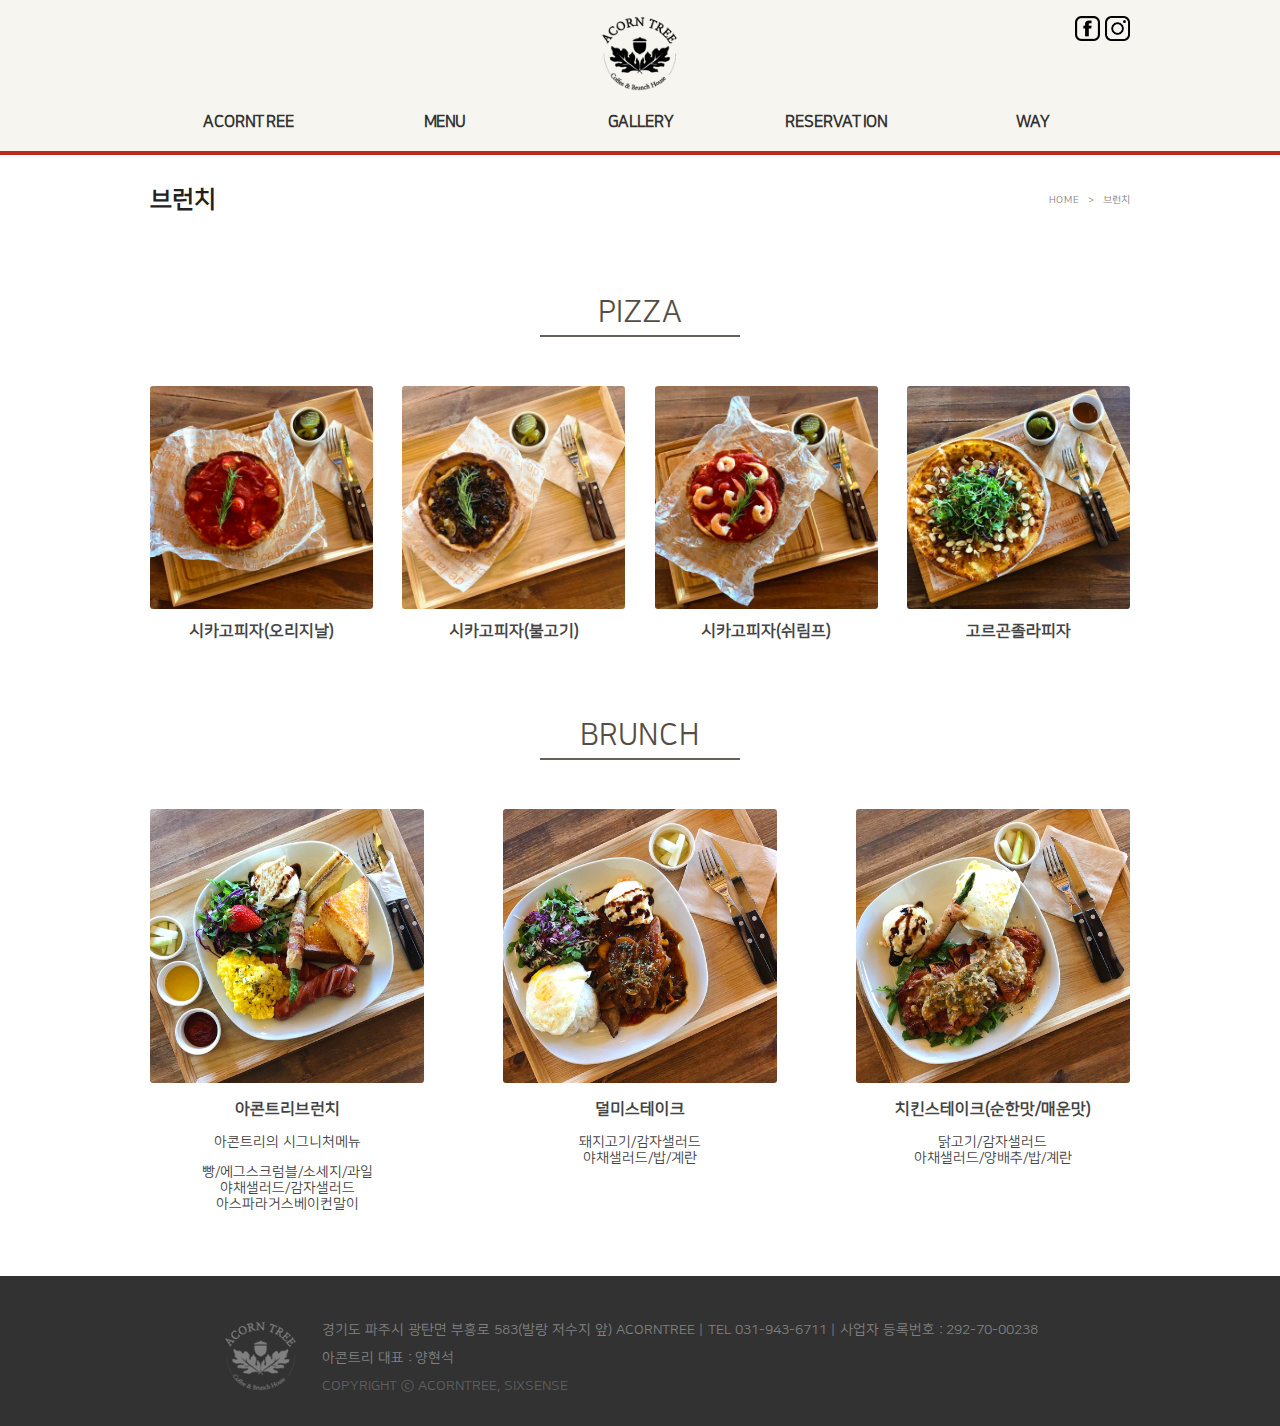
<file: index_brunch.html>
<!DOCTYPE html>
<html lang="kr">
<head>
  <meta charset="UTF-8">
  <meta name="viewport" content="width=device-width, initial-scale=1.0">
  <meta http-equiv="X-UA-Compatible" content="ie=edge">
  <meta name="format-detection" content="telephone=no, address=no, email=no">
  <title>Acorntree</title>
  <link rel="stylesheet" href="css/master_brun.css">
  <script src=" https://code.jquery.com/jquery-3.4.1.min.js"></script>
  <script src="js/script_acorn_header.js" charset="utf-8"></script>
  <style media="screen">
  @font-face{
    font-family: '나눔스퀘어';
    src: url(font/NanumSquareR.woff)format('woff');
  }
  *{font-family: '나눔스퀘어';}
  </style>
</head>
  <body scroll=auto style="overflow-x:hidden">
    <header class="h_header_mb">
      <div class="h_wrap">
        <h1><a href="index_acorn.html"><img class="logo" src="img/logo_90.png" alt=""></a></h1>
        <div class="hb"><a class="ham"><span></span></a></div>
        <div class="hover_back"></div>
        <div class="h_nav">
          <a class="close"><img src="img/x.png" alt=""></a>
          <div class="h_nav_menu">
            <nav>
              <div class="hover_name">
                <div class="h_hover_title"><a href="index_acorn.html">ACORN TREE</a></div>
                <ul class="icon_sns">
                  <li><a href="https://www.instagram.com/cafe_acorntree/"><img src="img/insta_w.png" alt=""></a></li>
                  <li><a href="https://www.facebook.com/cafeacorntree/"><img src="img/face_w.png" alt=""></a></li>
                </ul>
              </div>
              <ul class="y_h_menu_ul">
                <li class="y_h_menu_li"><a class="h_m_color">HOME</a><span class="h_arrow"></span>
                  <ul class="h_hover_ul">
                    <li><a href="index_home.html">아콘트리 소개</a></li>
                  </ul>
                </li>
                <li class="y_h_menu_li"><a class="h_m_color">MENU</a><span class="h_arrow"></span>
                  <ul class="h_hover_ul">
                    <li><a href="index_coffee.html">음료</a></li>
                    <li><a href="index_brunch.html">브런치</a></li>
                  </ul>
                </li>
                <li class="y_h_menu_li"><a class="h_m_color">GALLERY</a><span class="h_arrow"></span>
                  <ul class="h_hover_ul">
                    <li><a href="index_gallery.html">갤러리</a></li>
                  </ul>
                </li>
                <li class="y_h_menu_li"><a class="h_m_color">ORDER</a><span class="h_arrow"></span>
                  <ul class="h_hover_ul">
                    <li><a href="index_order.html">브런치</a></li>
                    <li><a href="index_rent.html">대관 서비스</a></li>
                  </ul>
                </li>
                <li class="y_h_menu_li"><a class="h_m_color">WAY</a><span class="h_arrow"></span>
                  <ul class="h_hover_ul">
                    <li><a href="index_way.html">오시는 길</a></li>
                  </ul>
                </li>
              </ul>
              <div class="h_hover_logo"><img src="img/logo_w.png" alt=""></div>
            </nav>
          </div>
        </div>
      </div>
    </header>
    <header class="h_header_pc">
        <div class="h_wrap_02">
          <h1><a href="index_acorn.html"><img class="logo" src="img/logo_90.png" alt=""></a></h1>
          <nav class="h_nav_pc">
            <ul class="h_h_menu_ul">
              <li class="h_h_menu_li"><a href="index_home.html">ACORNTREE</a></li>
              <li class="h_h_menu_li"><a href="index_coffee.html">MENU</a></li>
              <li class="h_h_menu_li"><a href="index_gallery.html">GALLERY</a></li>
              <li class="h_h_menu_li"><a href="index_order.html">RESERVATION</a></li>
              <li class="h_h_menu_li"><a href="index_way.html">WAY</a></li>
              <ul class="h_hover_subul">
                <li>아콘트리</li>
                <li>메뉴</li>
                <li>갤러리</li>
                <li>예약</li>
                <li>오시는 길</li>
              </ul>
            </ul>
            <div class="hover_back_02">
              <div class="h_hover_box">
                <ul class="h_hover_ul">
                  <li><a href="index_home.html">아콘트리 소개</a></li>
                </ul>
                <ul class="h_hover_ul">
                  <li><a href="index_coffee.html">음료</a></li>
                  <li><a href="index_brunch.html">브런치</a></li>
                </ul>
                <ul class="h_hover_ul">
                  <li><a href="index_gallery.html">갤러리</a></li>
                </ul>
                <ul class="h_hover_ul">
                  <li><a href="index_order.html">브런치</a></li>
                  <li><a href="index_rent.html">대관 서비스</a></li>
                </ul>
                <ul class="h_hover_ul">
                  <li><a href="index_way.html">오시는 길</a></li>
                </ul>
                </div>
              </div>
          </nav>
        </div>
        <ul class="icon_sns">
          <li><a href="https://www.instagram.com/cafe_acorntree/"><img src="img/insta.png" alt=""></a></li>
          <li><a href="https://www.facebook.com/cafeacorntree/"><img src="img/face.png" alt=""></a></li>
        </ul>
    </header>

  <div class="i_r_section">
      <div class="h_container">
        <div class="h_top_text_content">
          <p class="h_main_text">브런치</p>
          <pre>HOME   >   브런치</pre>
        </div>
      </div>

      <div class="i_section h_top">
          <div class="h_container">
            <div class="i_brunch_text">
              <p>PIZZA</p>
            </div>
            <div class="h_bh_img_box">
              <ul class="h_menu02">
                  <li><div class="h_bh_img">
                    <img src="img/h_brunch_04.png" alt=""></div>
                    <h3>시카고피자(오리지날)</h3>
                  </li>
                  <li><div class="h_bh_img">
                    <img src="img/h_brunch_05.png" alt=""></div>
                    <h3>시카고피자(불고기)</h3>
                  </li>
                  <li><div class="h_bh_img">
                    <img src="img/h_brunch_06.png" alt=""></div>
                    <h3>시카고피자(쉬림프)</h3>
                  </li>
                  <li><div class="h_bh_img">
                    <img src="img/h_brunch_07.png" alt=""></div>
                    <h3>고르곤졸라피자</h3>
                  </li>
    	        </ul>
          	</div>
          </div>
      </div>
    <div class="i_section">
      <div class="h_container">
      <div class="i_brunch_text">
        <p>BRUNCH</p>
      </div>
        <div class="h_bh_img_box">
          <ul class="h_menu01">
            <li><div class="h_bh_img">
              <img src="img/h_brunch_01.png" alt=""></div>
              <h3>아콘트리브런치</h3>
              <p class="h_b_t_s">아콘트리의 시그니처메뉴</p>
              <p>빵/에그스크럼블/소세지/과일</p>
              <p>야채샐러드/감자샐러드</p>
              <p>아스파라거스베이컨말이</p>
            </li>
            <li><div class="h_bh_img">
              <img src="img/h_brunch_02.png" alt=""></div>
              <h3>덜미스테이크</h3>
              <p>돼지고기/감자샐러드</p>
              <p>야채샐러드/밥/계란</p>
            </li>
            <li><div class="h_bh_img">
              <img src="img/h_brunch_03.png" alt=""></div>
              <h3>치킨스테이크(순한맛/매운맛)</h3>
              <p>닭고기/감자샐러드</p>
              <p>아채샐러드/양배추/밥/계란</p>
            </li>
	        </ul>
      	</div>
      </div>
    </div>
    <section class="y_footer">
      <div class="h_footer_container">
        <div class="y_footer_content">
          <div class="h_footer_logo"><img src="img/logo_w_90.png" alt=""></div>
          <div class="h_footer_text">
            <p>경기도 파주시 광탄면 부흥로 583(발랑 저수지 앞) ACORNTREE | TEL 031-943-6711 | 사업자 등록번호 : 292-70-00238
            </p><p>아콘트리 대표 : 양현석</p><p class="h_f_p">COPYRIGHT ⓒ ACORNTREE, SIXSENSE</p>
          </div>
        </div>
      </div>
    </section>
</div>
</body>
</html>
</file>
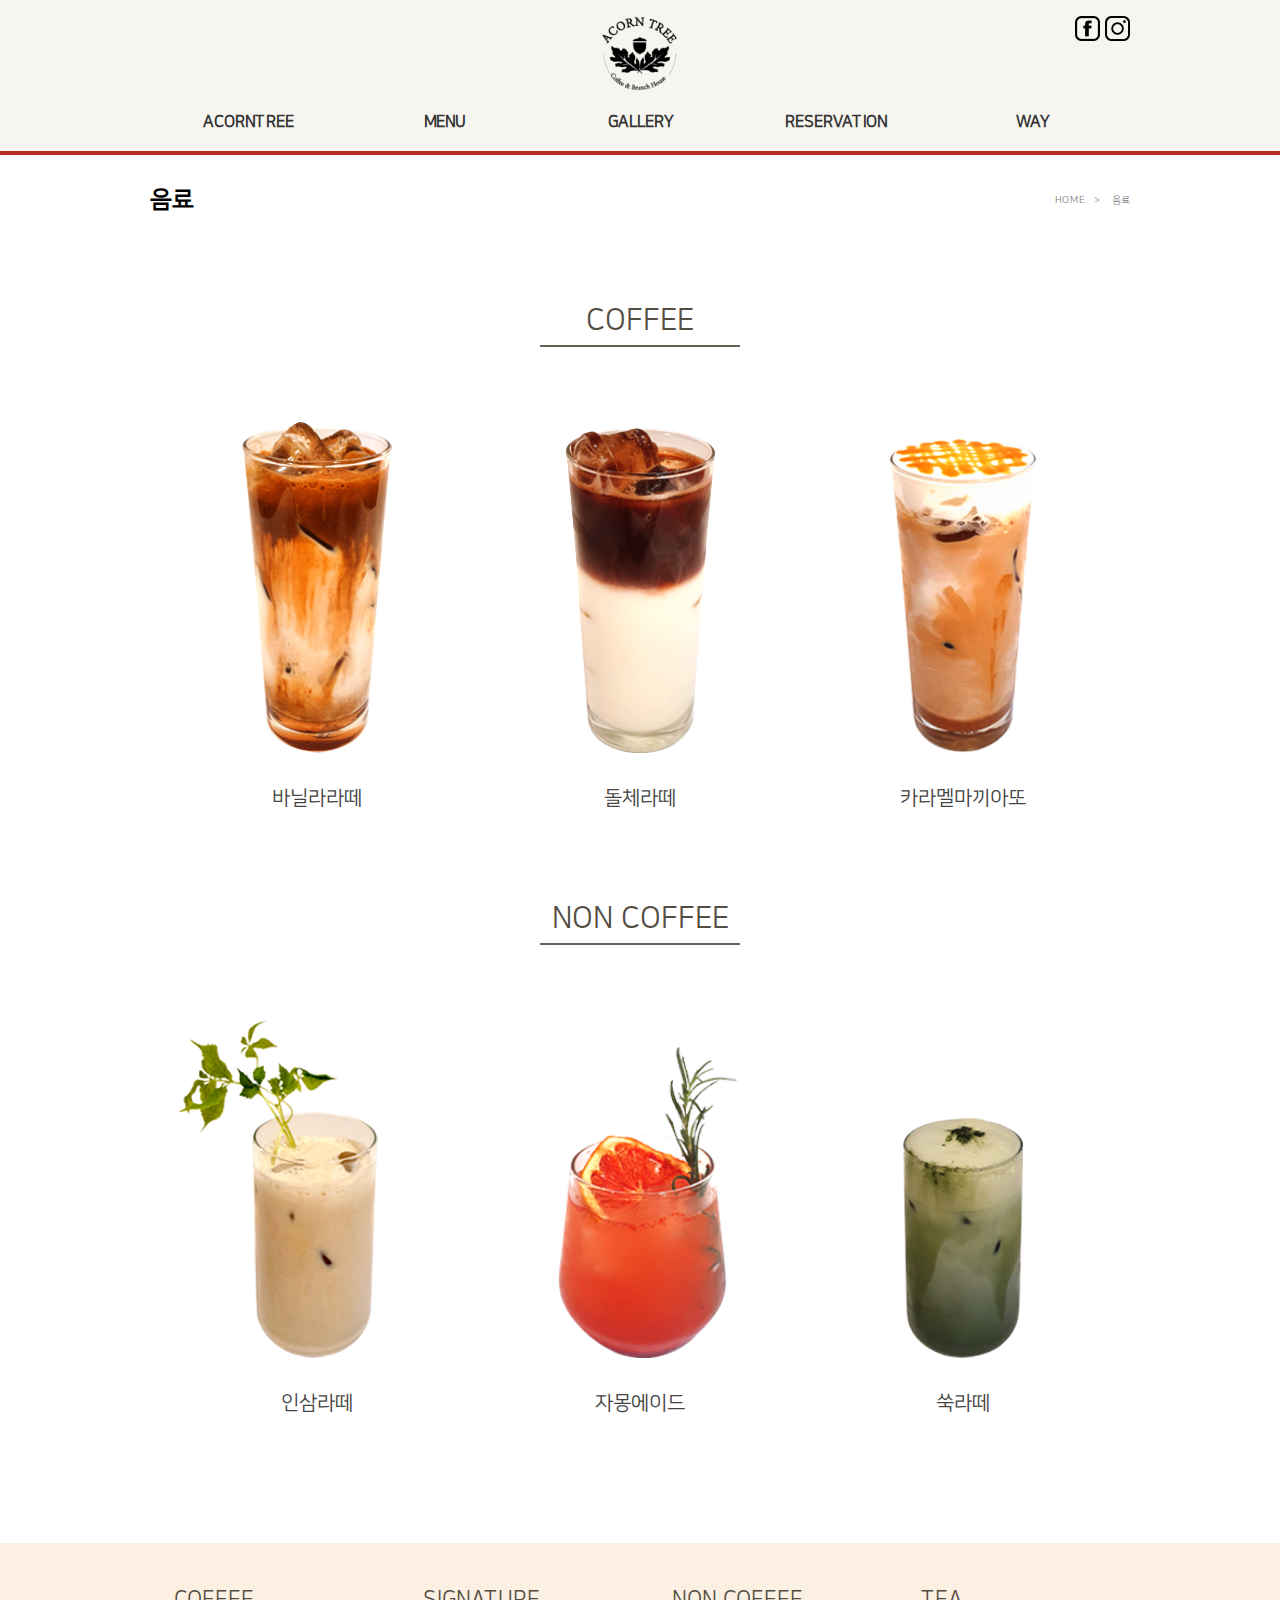
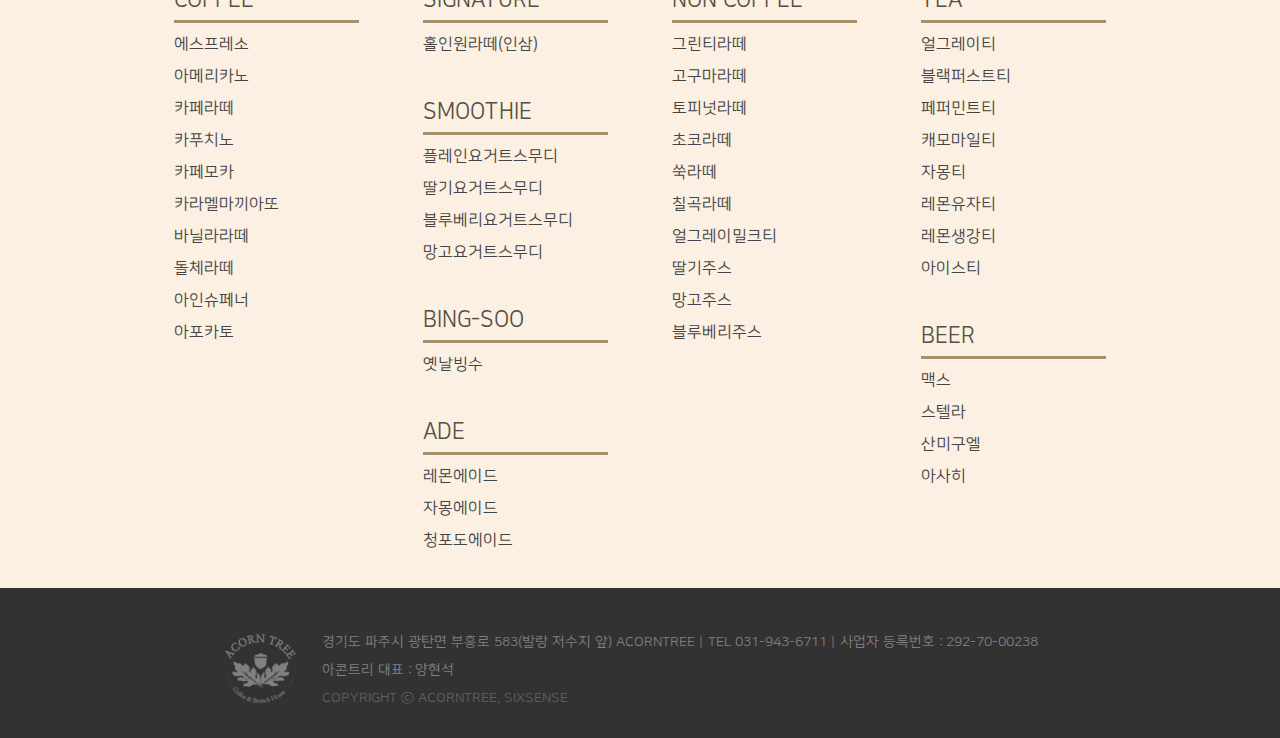
<file: index_coffee.html>
<!DOCTYPE html>
<html lang="kr">
<head>
  <meta charset="UTF-8">
  <meta name="viewport" content="width=device-width, initial-scale=1.0">
  <meta http-equiv="X-UA-Compatible" content="ie=edge">
  <meta name="format-detection" content="telephone=no, address=no, email=no">
  <title>Acorntree</title>
  <script src="https://code.jquery.com/jquery-3.4.1.min.js" charset="utf-8"></script>
  <script src="js/script_acorn_header.js" charset="utf-8"></script>
  <link rel="stylesheet" href="css/master_coffee.css">
  <style media="screen">
  @font-face{
    font-family: '나눔스퀘어';
    src: url(font/NanumSquareR.woff)format('woff');
  }
  *{font-family: '나눔스퀘어';}
  </style>
</head>
<body scroll=auto style="overflow-x:hidden">

  <header class="h_header_mb">
    <div class="h_wrap">
      <h1><a href="index_acorn.html"><img class="logo" src="img/logo_90.png" alt=""></a></h1>
      <div class="hb"><a class="ham"><span></span></a></div>
      <div class="hover_back"></div>
      <div class="h_nav">
        <a class="close"><img src="img/x.png" alt=""></a>
        <div class="h_nav_menu">
          <nav>
            <div class="hover_name">
              <div class="h_hover_title"><a href="index_acorn.html">ACORN TREE</a></div>
              <ul class="icon_sns">
                <li><a href="https://www.instagram.com/cafe_acorntree/"><img src="img/insta_w.png" alt=""></a></li>
                <li><a href="https://www.facebook.com/cafeacorntree/"><img src="img/face_w.png" alt=""></a></li>
              </ul>
            </div>
            <ul class="y_h_menu_ul">
              <li class="y_h_menu_li"><a class="h_m_color">HOME</a><span class="h_arrow"></span>
                <ul class="h_hover_ul">
                  <li><a href="index_home.html">아콘트리 소개</a></li>
                </ul>
              </li>
              <li class="y_h_menu_li"><a class="h_m_color">MENU</a><span class="h_arrow"></span>
                <ul class="h_hover_ul">
                  <li><a href="index_coffee.html">음료</a></li>
                  <li><a href="index_brunch.html">브런치</a></li>
                </ul>
              </li>
              <li class="y_h_menu_li"><a class="h_m_color">GALLERY</a><span class="h_arrow"></span>
                <ul class="h_hover_ul">
                  <li><a href="index_gallery.html">갤러리</a></li>
                </ul>
              </li>
              <li class="y_h_menu_li"><a class="h_m_color">ORDER</a><span class="h_arrow"></span>
                <ul class="h_hover_ul">
                  <li><a href="index_order.html">브런치</a></li>
                  <li><a href="index_rent.html">대관 서비스</a></li>
                </ul>
              </li>
              <li class="y_h_menu_li"><a class="h_m_color">WAY</a><span class="h_arrow"></span>
                <ul class="h_hover_ul">
                  <li><a href="index_way.html">오시는 길</a></li>
                </ul>
              </li>
            </ul>
            <div class="h_hover_logo"><img src="img/logo_w.png" alt=""></div>
          </nav>
        </div>
      </div>
    </div>
  </header>

  <header class="h_header_pc">
      <div class="h_wrap_02">
        <h1><a href="index_acorn.html"><img class="logo" src="img/logo_90.png" alt=""></a></h1>
        <nav class="h_nav_pc">
          <ul class="h_h_menu_ul">
            <li class="h_h_menu_li"><a href="index_home.html">ACORNTREE</a></li>
            <li class="h_h_menu_li"><a href="index_coffee.html">MENU</a></li>
            <li class="h_h_menu_li"><a href="index_gallery.html">GALLERY</a></li>
            <li class="h_h_menu_li"><a href="index_order.html">RESERVATION</a></li>
            <li class="h_h_menu_li"><a href="index_way.html">WAY</a></li>
            <ul class="h_hover_subul">
              <li>아콘트리</li>
              <li>메뉴</li>
              <li>갤러리</li>
              <li>예약</li>
              <li>오시는 길</li>
            </ul>
          </ul>
          <div class="hover_back_02">
            <div class="h_hover_box">
              <ul class="h_hover_ul">
                <li><a href="index_home.html">아콘트리 소개</a></li>
              </ul>
              <ul class="h_hover_ul">
                <li><a href="index_coffee.html">음료</a></li>
                <li><a href="index_brunch.html">브런치</a></li>
              </ul>
              <ul class="h_hover_ul">
                <li><a href="index_gallery.html">갤러리</a></li>
              </ul>
              <ul class="h_hover_ul">
                <li><a href="index_order.html">브런치</a></li>
                <li><a href="index_rent.html">대관 서비스</a></li>
              </ul>
              <ul class="h_hover_ul">
                <li><a href="index_way.html">오시는 길</a></li>
              </ul>
              </div>
            </div>
        </nav>
      </div>
      <ul class="icon_sns">
        <li><a href="https://www.instagram.com/cafe_acorntree/"><img src="img/insta.png" alt=""></a></li>
        <li><a href="https://www.facebook.com/cafeacorntree/"><img src="img/face.png" alt=""></a></li>
      </ul>
  </header>

  <div class="i_section">
    <div class="h_top_text_content">
      <p class="h_main_text">음료</p>
      <pre>HOME   >    음료</pre>
    </div>
    <div class="i_coffee_text">
      <p>COFFEE</p>
    </div>
    <ul class="i_list">
      <li>
        <div class="i_coffee_img1">
          <img src="img/y_coffee1.png" alt="">
        </div>
        <div class="i_s_text">
          <p>바닐라라떼</p>
        </div>
      </li>
      <li>
        <div class="i_coffee_img2">
          <img src="img/y_coffee2.png" alt="">
        </div>
        <div class="i_s_text">
          <p>돌체라떼</p>
        </div>
      </li>
      <li>
        <div class="i_coffee_img3">
          <img src="img/y_coffee3.png" alt="">
        </div>
        <div class="i_s_text">
          <p>카라멜마끼아또</p>
        </div>
      </li>
    </ul>
    <div class="i_coffee_text">
      <p>NON COFFEE</p>
    </div>
    <ul class="i_list">
      <li>
        <div class="i_ncoffee_img1">
          <img src="img/y_ncoffee1.png" alt="">
        </div>
        <div class="i_s_text">
          <p>인삼라떼</p>
        </div>
      </li>
      <li>
        <div class="i_ncoffee_img2">
          <img src="img/y_ncoffee2.png" alt="">
        </div>
        <div class="i_s_text">
          <p>자몽에이드</p>
        </div>
      </li>
      <li>
        <div class="i_ncoffee_img3">
          <img src="img/y_ncoffee3.png" alt="">
        </div>
        <div class="i_s_text">
          <p>쑥라떼</p>
        </div>
      </li>
    </ul>

  </div>
  <div class="i_menu_wrap">
    <ul class="i_menu">
      <li>
        <ul class="i_menu1">
          <li class="i_m_header">
            <p>COFFEE</p>
          </li>
          <li class="i_m_nav"><p>에스프레소</p></li>
          <li class="i_m_nav"><p>아메리카노</p></li>
          <li class="i_m_nav"><p>카페라떼</p></li>
          <li class="i_m_nav"><p>카푸치노</p></li>
          <li class="i_m_nav"><p>카페모카</p></li>
          <li class="i_m_nav"><p>카라멜마끼아또</p></li>
          <li class="i_m_nav"><p>바닐라라떼</p></li>
          <li class="i_m_nav"><p>돌체라떼</p></li>
          <li class="i_m_nav"><p>아인슈페너</p></li>
          <li class="i_m_nav"><p>아포카토</p></li>
        </ul>
      </li>
      <li>
        <ul class="i_menu1">
          <li class="i_m_header">
            <p>SIGNATURE</p>
          </li>
          <li class="i_m_nav"><p>홀인원라떼(인삼)</p></li>
        </ul>
        <ul class="i_menu1">
          <li class="i_m_header">
            <p>SMOOTHIE</p>
          </li>
          <li class="i_m_nav"><p>플레인요거트스무디</p></li>
          <li class="i_m_nav"><p>딸기요거트스무디</p></li>
          <li class="i_m_nav"><p>블루베리요거트스무디</p></li>
          <li class="i_m_nav"><p>망고요거트스무디</p></li>
        </ul>
        <ul class="i_menu1">
          <li class="i_m_header">
            <p>BING-SOO</p>
          </li>
          <li class="i_m_nav"><p>옛날빙수</p></li>
        </ul>
        <ul class="i_menu1">
          <li class="i_m_header">
            <p>ADE</p>
          </li>
          <li class="i_m_nav"><p>레몬에이드</p></li>
          <li class="i_m_nav"><p>자몽에이드</p></li>
          <li class="i_m_nav"><p>청포도에이드</p></li>
        </ul>
      </li>
      <li>
        <ul class="i_menu1">
          <li class="i_m_header">
            <p>NON COFFEE</p>
          </li>
          <li class="i_m_nav"><p>그린티라떼</p></li>
          <li class="i_m_nav"><p>고구마라떼</p></li>
          <li class="i_m_nav"><p>토피넛라떼</p></li>
          <li class="i_m_nav"><p>초코라떼</p></li>
          <li class="i_m_nav"><p>쑥라떼</p></li>
          <li class="i_m_nav"><p>칠곡라떼</p></li>
          <li class="i_m_nav"><p>얼그레이밀크티</p></li>
          <li class="i_m_nav"><p>딸기주스</p></li>
          <li class="i_m_nav"><p>망고주스</p></li>
          <li class="i_m_nav"><p>블루베리주스</p></li>
        </ul>
      </li>
      <li>
        <ul class="i_menu1">
          <li class="i_m_header">
            <p>TEA</p>
          </li>
          <li class="i_m_nav"><p>얼그레이티</p></li>
          <li class="i_m_nav"><p>블랙퍼스트티</p></li>
          <li class="i_m_nav"><p>페퍼민트티</p></li>
          <li class="i_m_nav"><p>캐모마일티</p></li>
          <li class="i_m_nav"><p>자몽티</p></li>
          <li class="i_m_nav"><p>레몬유자티</p></li>
          <li class="i_m_nav"><p>레몬생강티</p></li>
          <li class="i_m_nav"><p>아이스티</p></li>
        </ul>
        <ul class="i_menu1">
          <li class="i_m_header">
            <p>BEER</p>
          </li>
          <li class="i_m_nav"><p>맥스</p></li>
          <li class="i_m_nav"><p>스텔라</p></li>
          <li class="i_m_nav"><p>산미구엘</p></li>
          <li class="i_m_nav"><p>아사히</p></li>
        </ul>
      </li>
    </ul>
  </div>
  <section class="y_footer">
    <div class="h_footer_container">
      <div class="y_footer_content">
        <div class="h_footer_logo"><img src="img/logo_w_90.png" alt=""></div>
        <div class="h_footer_text">
          <p>경기도 파주시 광탄면 부흥로 583(발랑 저수지 앞) ACORNTREE | TEL 031-943-6711 | 사업자 등록번호 : 292-70-00238
          </p><p>아콘트리 대표 : 양현석</p><p class="h_f_p">COPYRIGHT ⓒ ACORNTREE, SIXSENSE</p>
        </div>
      </div>
    </div>
  </section>
</body>
</html>
</file>
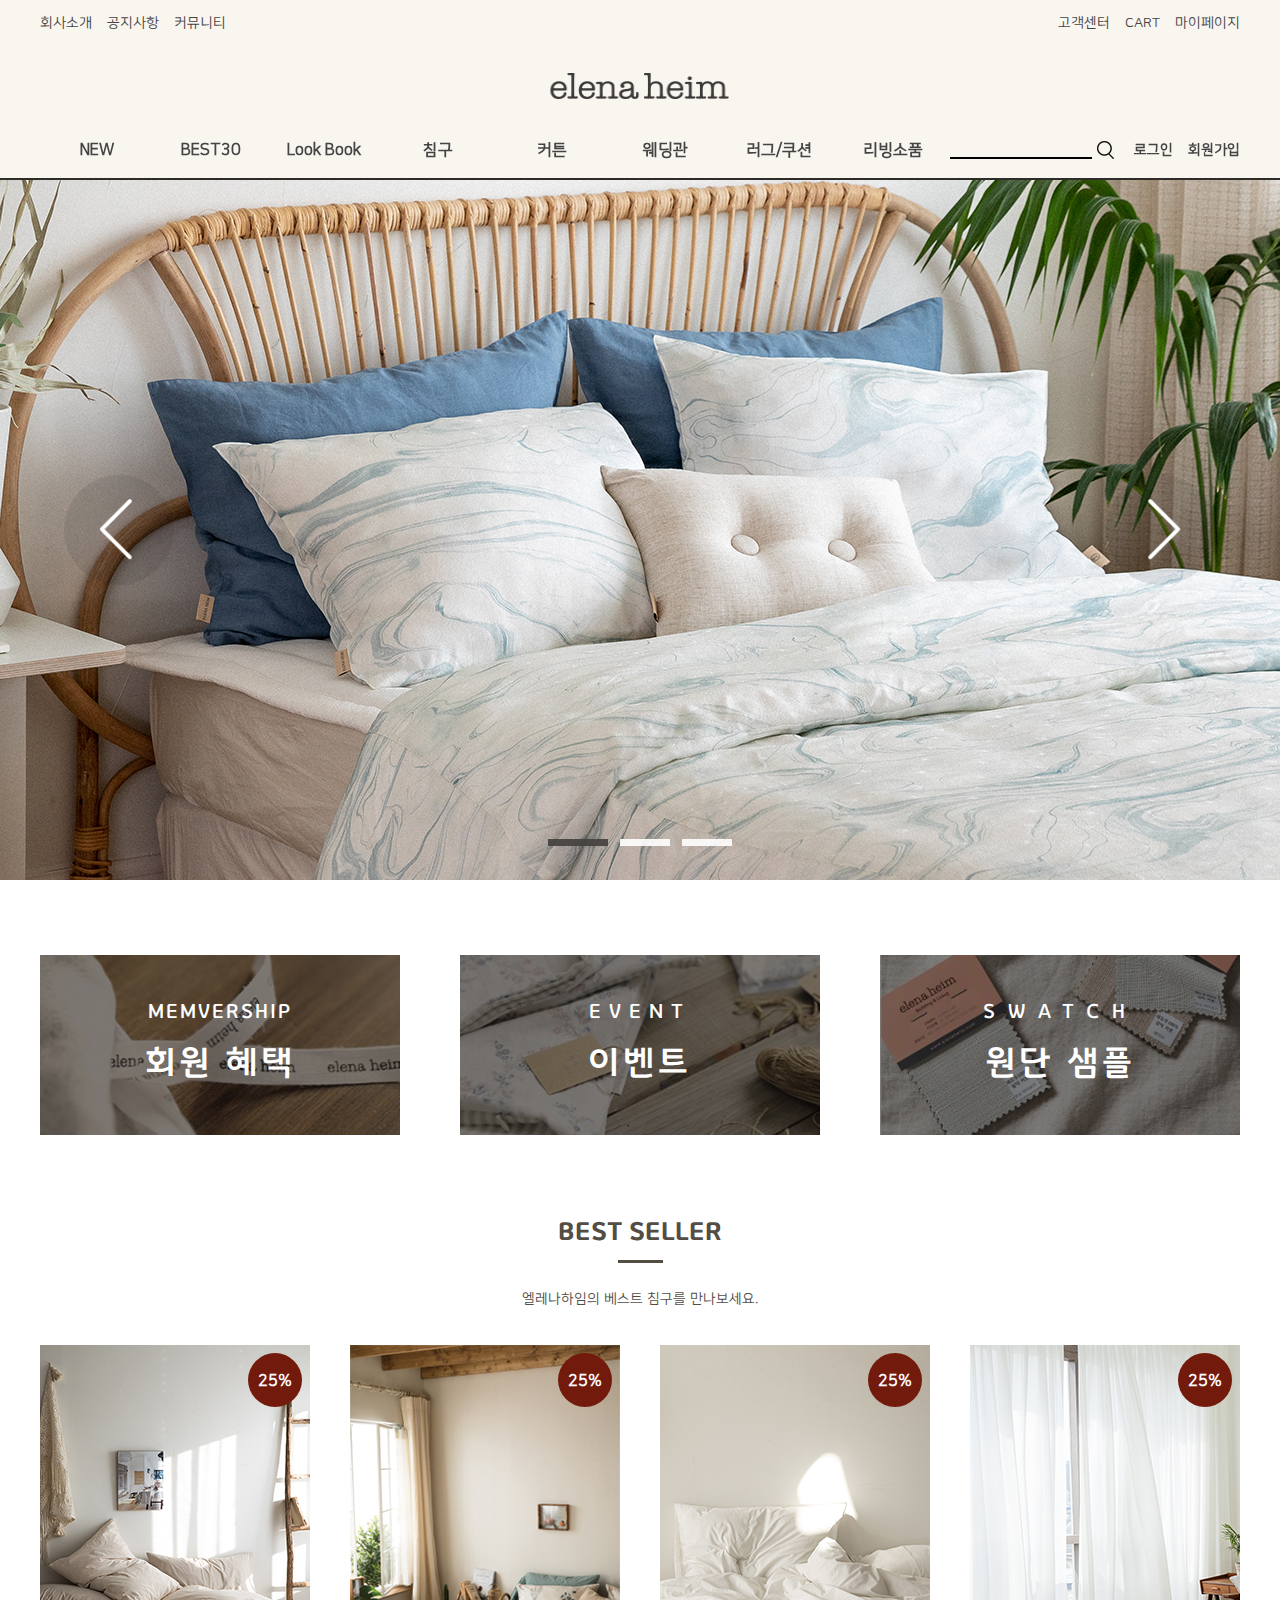
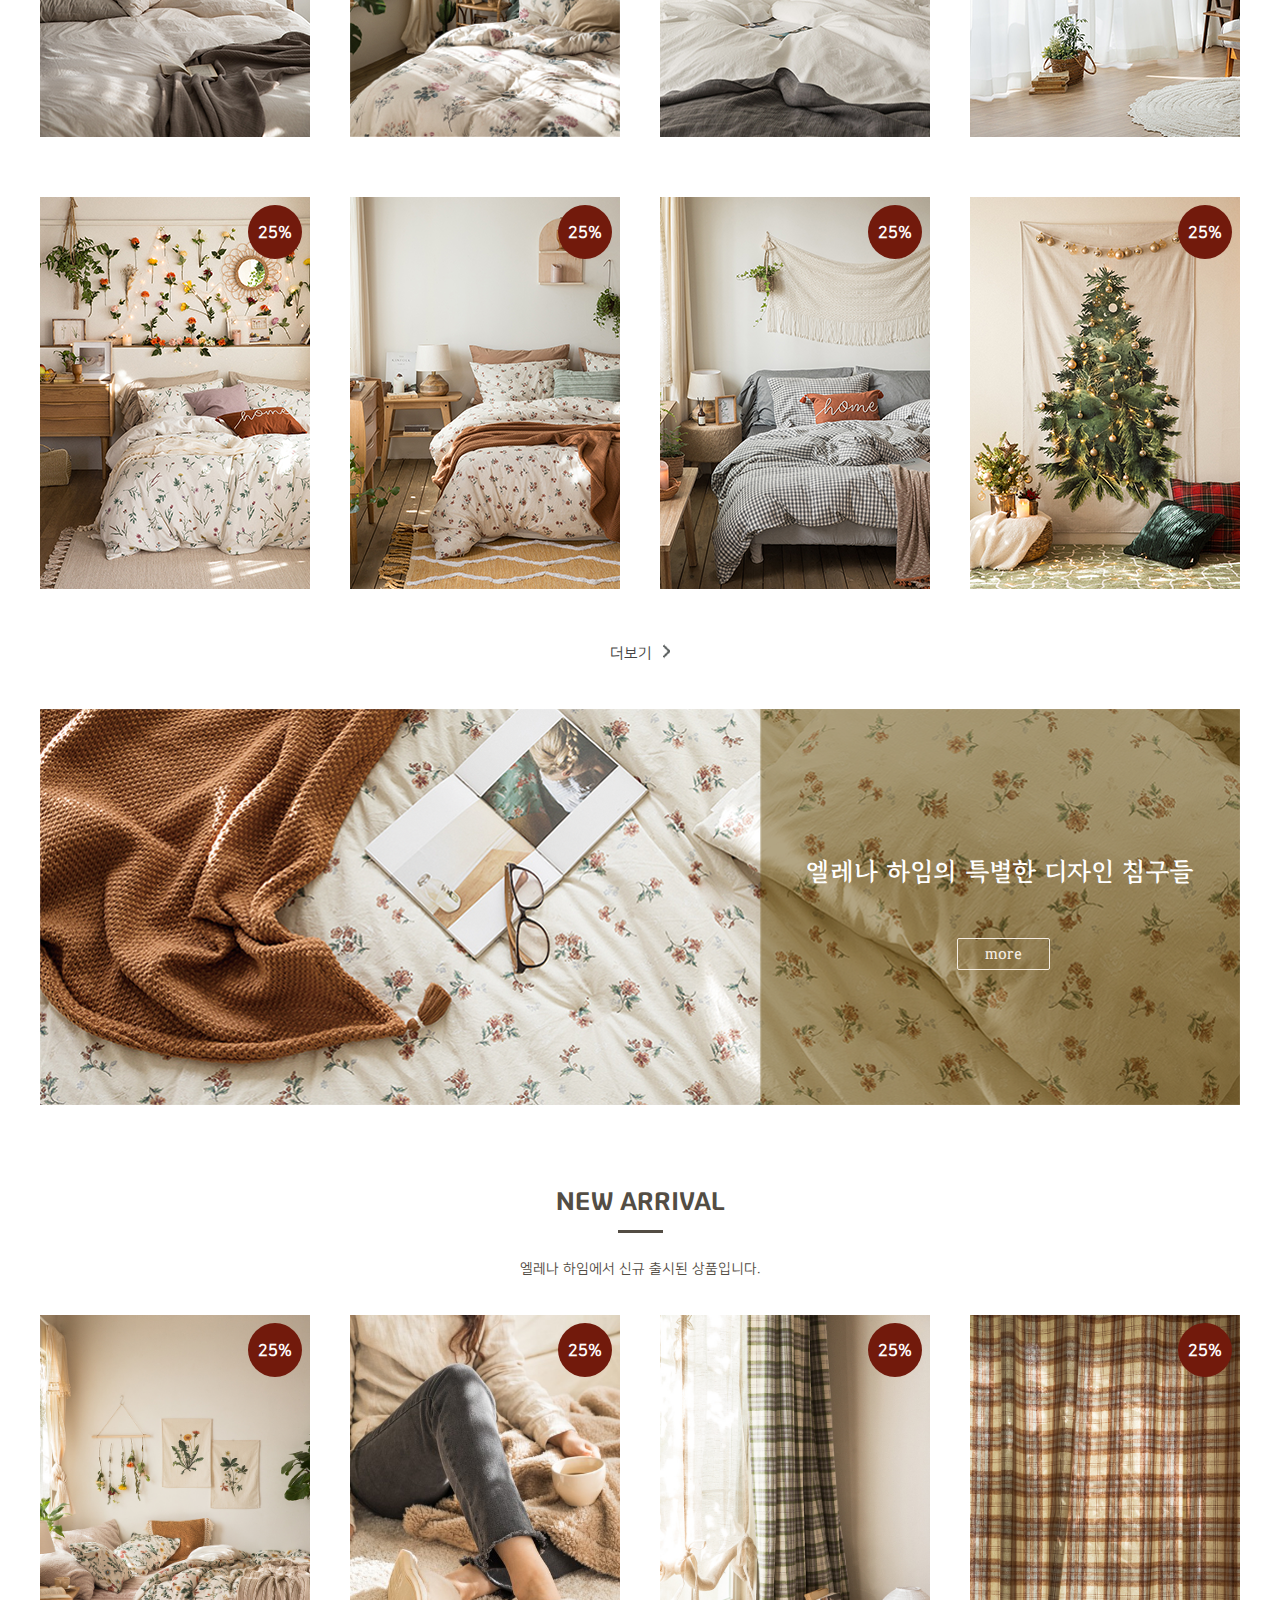
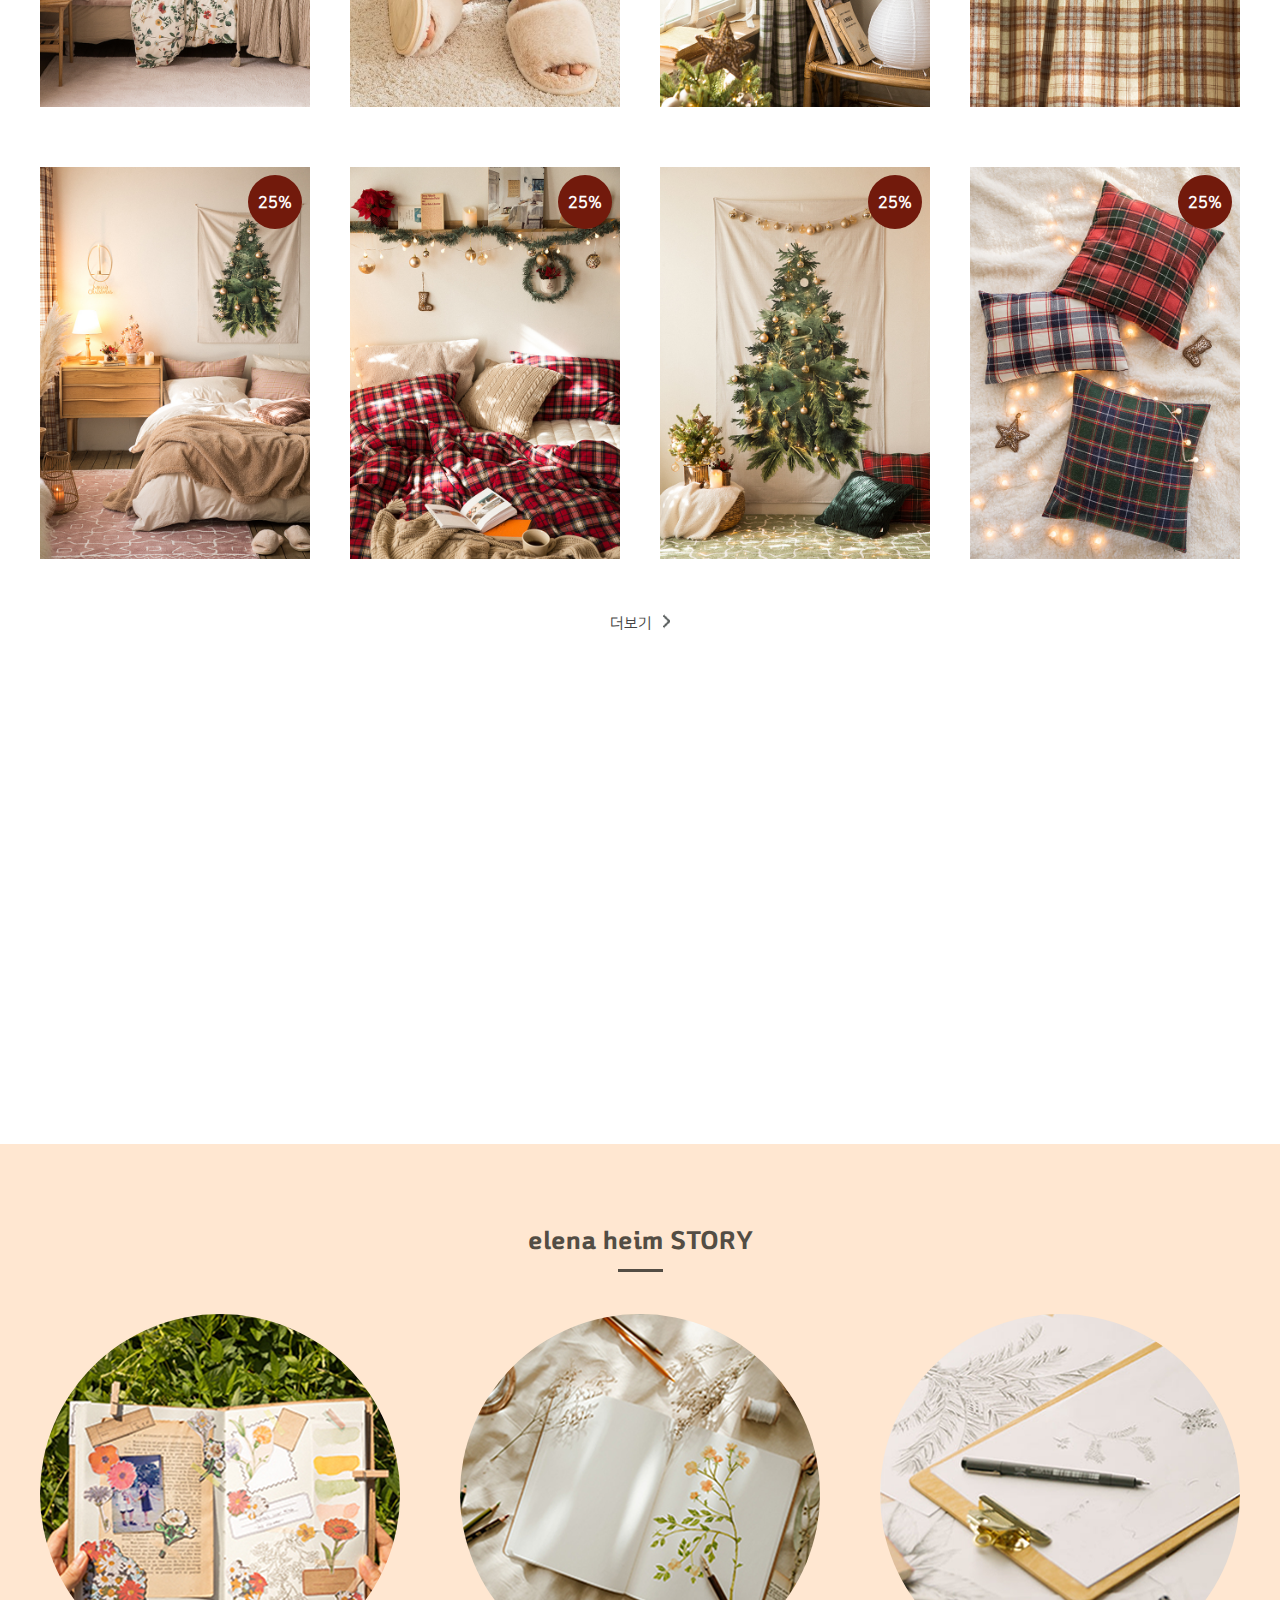
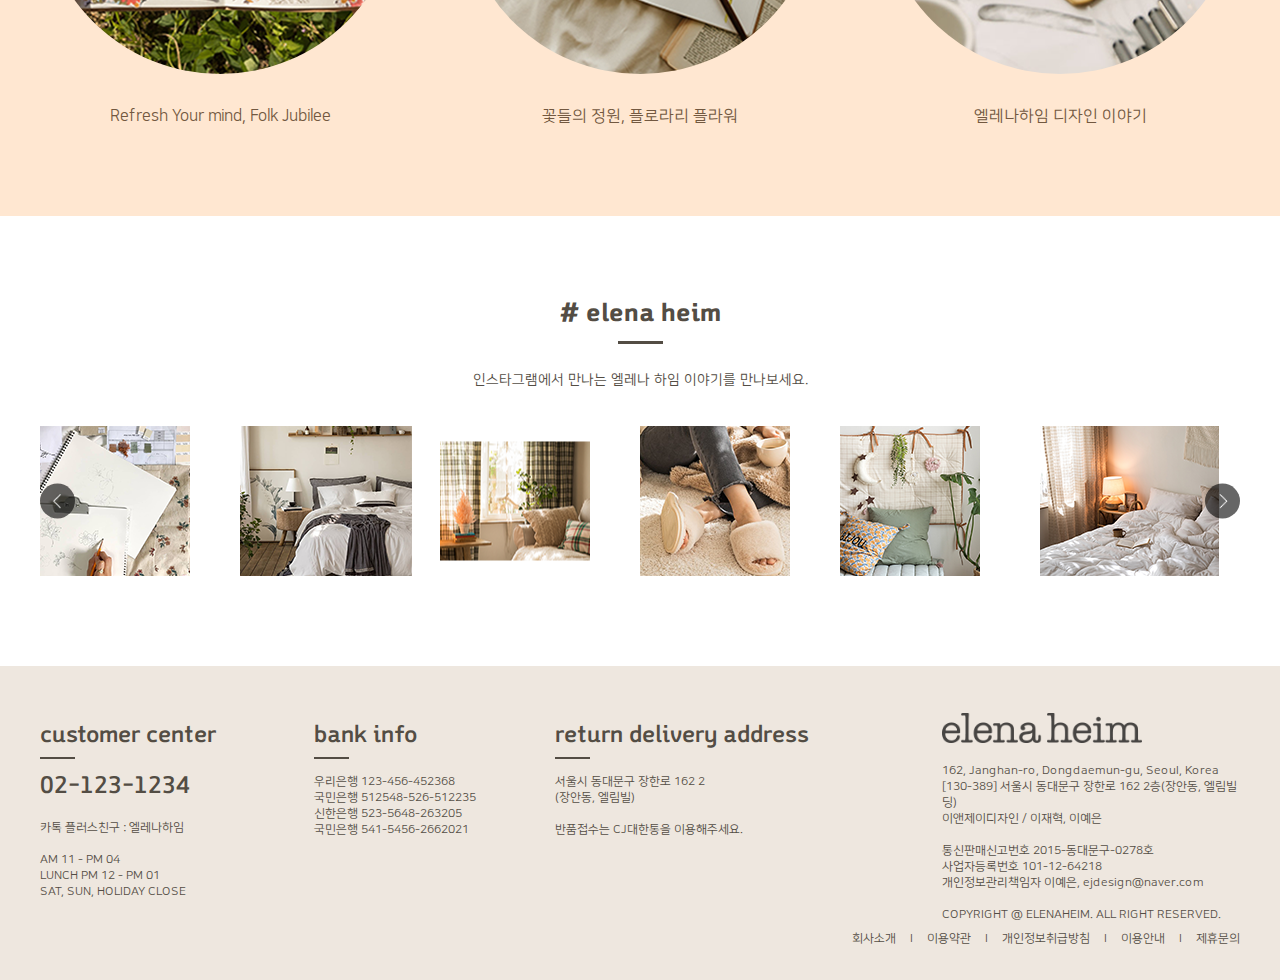
<file: index_elena.html>
<!DOCTYPE html>
<html lang="ko">
<head>
  <meta charset="UTF-8">
  <meta name="viewport" content="width=device-width, initial-scale=1.0">
  <meta http-equiv="X-UA-Compatible" content="ie=edge">
  <script src=" https://code.jquery.com/jquery-3.4.1.min.js"></script>
  <script src="js/script_elena.js" charset="utf-8"></script>
  <link rel="stylesheet" href="css/master_elena.css">
  <title>엘레나하임_포트폴리오용</title>
  <style media="screen">
  @font-face{font-family: '나눔스퀘어';src: url(font/NanumSquareR.woff)format('woff');}
  @font-face{font-family: '경기바탕_bold';src: url(font/gb_B.woff)format('woff');}
  @font-face{font-family: '경기바탕_regular';src: url(font/gb_R.woff)format('woff');}
  @font-face{font-family: '경기제목_bold';src: url(font/gj_bold.woff)format('woff');}
  @font-face{font-family: '경기제목_medium';src: url(font/gj_medium.woff)format('woff');}
  @font-face{font-family: '경기제목_light';src: url(font/gj_light.woff)format('woff');}
  </style>
</head>
<body style="overflow-x:hidden">
  <header>
    <div class="header_wrap">
      <div class="top_text_small">
        <ul class="top_left">
          <li>회사소개</li>
          <li>공지사항</li>
          <li>커뮤니티</li>
        </ul>
        <ul class="top_right">
          <li>고객센터</li>
          <li>CART</li>
          <li>마이페이지</li>
        </ul>
      </div>
      <h1 class="logo"><a href="#"><img src="img/logo_01.png" alt=""></a></h1>
      <nav>
        <div class="nave_wrap">
          <ul class="main_list">
            <li class="menu"><a>NEW</a></li>
            <li class="menu"><a>BEST30</a></li>
            <li class="menu"><a>Look Book</a>
              <div class="hover_back">
                <div class="h_box">
                  <ul class="hover_ul">
                    <li>
                      <dl class="h_list">
                        <dt>2019 F/W</dt>
                        <dd><a href="#">Christmas</a></dd>
                        <dd><a href="#">Warm lkat</a></dd>
                        <dd><a href="#">Rolk Jubilee</a></dd>
                      </dl>
                    </li>
                    <li>
                      <dl class="h_list">
                        <dt>2019 S/S</dt>
                        <dd><a href="#">Secret Flower Garden</a></dd>
                        <dd><a href="#">On Vacation</a></dd>
                      </dl>
                    </li>
                  </ul>
                  <div class="h_img_01"><img src="img/lookbook01.jpg" alt=""></div>
                </div>
              </div>
            </li>
            <li class="menu"><a>침구 </a>
              <div class="hover_back">
                <div class="h_box">
                  <div class="h_left_box">
                    <a href="#">원단샘플</a>
                    <a href="#">침구 구매 FAQ</a>
                    <a href="#">빠른배송 침구</a>
                    <a href="#"><img src="img/bed_icon.png" alt="">
                      커버형?차렵형?<br>엘레나가 알려주는<br>침구 구매방법
                    </a>
                  </div>
                  <ul class="hover_ul">
                    <li>
                      <dl>
                        <dt>커버형</dt>
                        <dd><a href="#">전체보기</a></dd>
                        <dd><a href="#">겨울침구</a></dd>
                        <dd><a href="#">무지침구</a></dd>
                        <dd><a href="#">디자인 패턴 침구</a></dd>
                        <dd><a href="#">면</a></dd>
                        <dd><a href="#">모달/텐셀</a></dd>
                        <dd><a href="#">린넨/텐셀린넨</a></dd>
                        <dd><a href="#">사계절/간절기 침구</a></dd>
                        <dd><a href="#">여름침구</a></dd>
                      </dl>
                    </li>
                    <li>
                      <dl>
                        <dt>차렵</dt>
                        <dd><a href="#">겨울 차렵침구</a></dd>
                        <dd><a href="#">사계절/간절기 차렵침구</a></dd>
                        <dd><a href="#">여름 차렵침구</a></dd>
                      </dl>
                    </li>
                    <li>
                      <dl>
                        <dt>침구단품</dt>
                        <dd><a href="#">전체보기</a></dd>
                        <dd><a href="#">솜</a></dd>
                        <dd><a href="#">매트리스커버/베드스커트</a></dd>
                        <dd><a href="#">매트리스 패드</a></dd>
                        <dd><a href="#">베개커버</a></dd>
                        <dd><a href="#">스프레드/러너</a></dd>
                        <dd><a href="#">요커버</a></dd>
                      </dl>
                    </li>
                  </ul>
                  <div class="h_img_02">
                    <img src="img/bedding01.jpg" alt=""><p>레트로 플라 100수 침구</p>
                  </div>
                  <div class="h_right_box">
                    <p>#지금인기있는</p>
                    <p><a href="#">#차렵이불</a></p>
                    <p><a href="#">#겨울침구</a></p>
                    <p><a href="#">#먼지날림이적은침구</a></p>
                    <p><a href="#">#모노톤</a></p>
                  </div>
                </div>
              </div>
            </li>
            <li class="menu"><a>커튼</a>
              <div class="hover_back">
                <div class="h_box">
                  <div class="h_left_box">
                    <a href="#">원단샘플</a>
                    <a href="#">커튼구매 FAQ</a>
                    <a href="#">빠른배송 커튼</a>
                    <a href="#"><img src="img/bed_icon.png" alt="">
                      엘레나의<br>친절한 커튼구매<br>가이드
                    </a>
                  </div>
                  <ul class="hover_ul">
                    <li>
                      <span><a href="#">빠른배송 커튼</a></span>
                      <span><a href="#">사계절거실커튼</a></span>
                      <span><a href="#">암막/방한커튼</a></span>
                      <span><a href="#">100%암막커튼</a></span>
                      <span><a href="#">속커튼</a></span>
                    </li>
                    <li>
                      <span><a href="#">작은창/가리개커튼</a></span>
                      <span><a href="#">레일/봉/부자재/커튼끈</a></span>
                    </li>
                  </ul>
                  <div class="h_img_02">
                    <img src="img/header_menu_curtain.png" alt=""><p>디어 마이 발레리나 쉬폰커튼</p>
                  </div>
                  <div class="h_right_box">
                    <p>#지금인기있는</p>
                    <p><a href="#">#찰랑쉬폰커튼</a></p>
                    <p><a href="#">#사계절커튼</a></p>
                    <p><a href="#">#가리개커튼</a></p>
                    <p><a href="#">#추의를막아줄방한커튼</a></p>
                  </div>
                </div>
              </div>
            </li>
            <li class="menu"><a>웨딩관</a>
              <div class="hover_back">
                <div class="h_box">
                  <ul class="hover_ul">
                    <li>
                      <span><a href="#">웨딩 전문 상담 신청</a></span>
                      <span><a href="#">웨딩 마일리지 이벤트</a></span>
                      <span><a href="#">웨딩 책자+샘플 구매</a></span>
                    </li>
                    <li>
                      <span><a href="#">스페셜 침구 패키지</a></span>
                      <span><a href="#">선물 포장 박스 패키지</a></span>
                    </li>
                  </ul>
                  <div class="h_img_02"><img src="img/wedding01.jpg" alt=""></div>
                  <div class="h_img_02"><img src="img/wedding02.jpg" alt=""></div>
                </div>
              </div>
            </li>
            <li class="menu"><a>러그/쿠션</a>
              <div class="hover_back">
                <div class="h_box">
                  <ul class="hover_ul">
                    <li>
                      <dl>
                        <dt>러그</dt>
                        <dd><a href="#">사계절러그</a></dd>
                        <dd><a href="#">여름러그</a></dd>
                        <dd><a href="#">겨울러그</a></dd>
                      </dl>
                    </li>
                    <li>
                      <dl>
                        <dt>쿠션</dt>
                        <dd><a href="#">무지</a></dd>
                        <dd><a href="#">패턴</a></dd>
                        <dd><a href="#">쿠션솜</a></dd>
                        <dd><a href="#">여름쿠션</a></dd>
                        <dd><a href="#">겨울쿠션</a></dd>
                      </dl>
                    </li>
                  </ul>
                  <div class="h_img_02">
                    <img src="img/cushion01.jpg" alt=""><p>노스텔지어 쿠션</p>
                  </div>
                  <div class="h_img_02">
                    <img src="img/header_menu_rug.png" alt=""><p>모멘트 샤기 러그</p>
                  </div>
                  <div class="h_right_box">
                    <p>#지금인기있는</p>
                    <p><a href="#">#가을분위기쿠션</a></p>
                    <p><a href="#">#플라원패턴쿠션</a></p>
                    <p><a href="#">#데일리쿠션</a></p>
                    <p><a href="#">#보헤미안룩쿠션</a></p>
                  </div>
                  <div class="h_right_box">
                    <p>#지금인기있는</p>
                    <p><a href="#">#감성면러그</a></p>
                    <p><a href="#">#따뜻한 샤기러그</a></p>
                    <p><a href="#">#먼지없는벨기에러그</a></p>
                    <p><a href="#">#유니크러그</a></p>
                  </div>
                </div>
              </div>
            </li>
            <li class="menu"><a>리빙소품</a>
              <div class="hover_back">
                <div class="h_box">
                  <ul class="hover_ul">
                    <li>
                      <dl>
                        <dt>키친/테이블 웨어 </dt>
                        <dd><a href="#">전체보기</a></dd>
                        <dd><a href="#">식탁보/러너/매트</a></dd>
                        <dd><a href="#">앞치마</a></dd>
                        <dd><a href="#">트레이</a></dd>
                      </dl>
                    </li>
                    <li>
                      <span><a href="#">소파커버/좌식소파</a></span>
                      <span><a href="#">월테코</a></span>
                      <span><a href="#">타월</a></span>
                    </li>
                    <li>
                      <span><a href="#">블랭킷</a></span>
                      <span><a href="#">소품</a></span>
                      <span><a href="#">피크닉매트</a></span>
                    </li>
                  </ul>
                  <div class="h_img_02">
                    <img src="img/header_menu_living.png" alt=""><p>마이 키친 앞치마</p>
                  </div>
                  <div class="h_right_box">
                    <p>#지금인기있는</p>
                    <p><a href="#">#두툼한호텔수건</a></p>
                    <p><a href="#">#감성월데코</a></p>
                    <p><a href="#">#거실소파커버</a></p>
                    <p><a href="#">#거실블랭킷</a></p>
                  </div>
                </div>
              </div>
            </li>
          </ul>
          <div class="search_right">
            <div class="search">
              <form class="search_text" action="index.html" method="post">
                <input type="text" name="search">
                <button type="button" name="button"><img src="img/search.png" alt=""></button>
              </form>
            </div>
            <ul class="login">
              <li><a>회원가입</a></li>
              <li><a>로그인</a></li>
            </ul>
          </div>

        </div>
      </nav>
    </div>
  </header>
  <main class="h_section_wrap">
    <article class="content_wrap">
        <section class="main_slide">
          <div class="h_container">
            <div class="slide_img_show">
              <ul>
                <li class="slide_img"><img src="img/main_slide_01.jpg" alt=""></li>
                <li class="slide_img"><img src="img/main_slide_02.jpg" alt=""></li>
                <li class="slide_img"><img src="img/main_slide_03.jpg" alt=""></li>
              </ul>
              <div class="m_dot"></div>
            </div>
          </div>
          <div class="slide_bt">
            <div class="bt_back"><img src="img/m_bt1.png" alt=""></div>
            <div class="bt_next"><img src="img/m_bt2.png" alt=""></div>
          </div>
        </section>
        <section class="banner_frame">
          <div class="h_container">
            <div class="banner">
              <img src="img/memvership.png" alt="">
              <div class="back_box bb1">
                <p class="bn_text1">MEMVERSHIP</p>
                <p class="bn_text2">회원 혜택</p>
              </div>
            </div>
            <div class="banner">
              <img src="img/event.png" alt="">
              <div class="back_box bb2">
                <p class="bn_text1">EVENT</p>
                <p class="bn_text2">이벤트</p>
              </div>
            </div>
            <div class="banner">
              <img src="img/swatch.png" alt="">
              <div class="back_box bb3">
                <p class="bn_text1">SWATCH</p>
                <p class="bn_text2">원단 샘플</p>
              </div>
            </div>
          </div>
        </section>
        <section class="main_text_box">
          <div class="h_container">
            <p class="main_title">BEST SELLER</p>
            <span></span>
            <p class="sub_title">엘레나하임의 베스트 침구를 만나보세요.</p>
          </div>
        </section>
        <section class="product_box_wrap best">
          <div class="h_container">
            <ul class="product_box">
              <li class="product_list">
                <div class="per_fixed"><b>25%</b></div>
                <ul>
                  <li class="first_img_fixed"><img src="img/best_01_01.png" alt=""></li>
                  <li class="img_hover">
                    <img src="img/best_01_02.png" alt="">
                    <div class="pro_text_box">
                      <p>모노톤 침구 |베이지|</p><p>60수 고밀도 워싱 면</p>
                      <ul><li>190,000원</li><li> <span>></span>142,500원</li>
                      </ul>
                    </div>
                  </li>
                </ul>
              </li>
              <li class="product_list">
                <div class="per_fixed"><b>25%</b></div>
                <ul>
                  <li class="first_img_fixed"><img src="img/best_02_01.png" alt=""></li>
                  <li class="img_hover">
                    <img src="img/best_02_02.png" alt="">
                    <div class="pro_text_box">
                      <p>플로랄리 침구 |베이지|</p><p>모달·코튼</p>
                      <ul><li>180,000원</li><li> <span>></span>135,000원</li>
                      </ul>
                    </div>
                  </li>
                </ul>
              </li>
              <li class="product_list">
                <div class="per_fixed"><b>25%</b></div>
                <ul>
                  <li class="first_img_fixed"><img src="img/best_03_01.png" alt=""></li>
                  <li class="img_hover">
                    <img src="img/best_03_02.png" alt="">
                    <div class="pro_text_box">
                      <p>모노톤 침구 |크림화이트|</p><p>100수 고밀도 위싱 면</p>
                      <ul><li>210,000원</li><li> <span>></span>157,500원</li>
                      </ul>
                    </div>
                  </li>
                </ul>
              </li>
              <li class="product_list">
                <div class="per_fixed"><b>25%</b></div>
                <ul>
                  <li class="first_img_fixed"><img src="img/best_04_01.png" alt=""></li>
                  <li class="img_hover">
                    <img src="img/best_04_02.png" alt="">
                    <div class="pro_text_box">
                      <p>디어 마이 발레리나 쉬폰커튼 |크림화이트|</p><p>사계절 커튼, 속커튼</p>
                      <ul><li>44,000원</li><li> <span>></span>33,000원</li>
                      </ul>
                    </div>
                  </li>
                </ul>
              </li>
              <li class="product_list">
                <div class="per_fixed"><b>25%</b></div>
                <ul>
                  <li class="first_img_fixed"><img src="img/best_05_01.png" alt=""></li>
                  <li class="img_hover">
                    <img src="img/best_05_02.png" alt="">
                    <div class="pro_text_box">
                      <p>에브리그린 겨울침구 |화이트|</p><p>모달·초극세사</p>
                      <ul><li>148,000원</li><li> <span>></span>111,000원</li>
                      </ul>
                    </div>
                  </li>
                </ul>
              </li>
              <li class="product_list">
                <div class="per_fixed"><b>25%</b></div>
                <ul>
                  <li class="first_img_fixed"><img src="img/best_06_01.png" alt=""></li>
                  <li class="img_hover">
                    <img src="img/best_06_02.png" alt="">
                    <div class="pro_text_box">
                      <p>레트로 플라워 침구</p><p>100수 고밀도 위싱 면</p>
                      <ul><li>210,000원</li><li> <span>></span>157,500원</li>
                      </ul>
                    </div>
                  </li>
                </ul>
              </li>
              <li class="product_list">
                <div class="per_fixed"><b>25%</b></div>
                <ul>
                  <li class="first_img_fixed"><img src="img/best_07_01.png" alt=""></li>
                  <li class="img_hover">
                    <img src="img/best_07_02.png" alt="">
                    <div class="pro_text_box">
                      <p>멜란지 깅엄 체크 침구 |멜란그레이|</p><p>20수 워싱 선염면</p>
                      <ul><li>164,000원</li><li> <span>></span>123,000원</li>
                      </ul>
                    </div>
                  </li>
                </ul>
              </li>
              <li class="product_list">
                <div class="per_fixed"><b>25%</b></div>
                <ul>
                  <li class="first_img_fixed"><img src="img/best_08_01.png" alt=""></li>
                  <li class="img_hover">
                    <img src="img/best_08_02.png" alt="">
                    <div class="pro_text_box">
                      <p>(3차리오더)겨울이야기 패브릭 트리</p><p>[2 Size]</p>
                      <ul><li>32,000원</li><li> <span>></span>24,000원</li>
                      </ul>
                    </div>
                  </li>
                </ul>
              </li>
            </ul>
            <a href="#"><div class="more"><p>더보기</p><img src="img/more.png" alt=""></div></a>
          </div>
        </section>
        <section class="slide_wrap">
          <div class="h_container">
            <div class="slide_box">
              <ul>
                <li class="slide_li_02 sec_li">
                  <a><img src="img/monotone.png" alt=""></a>
                  <div class="mono_text">
                    <p class="p2">엘레나 하임의 시그니처 침구 ‘Monotone’</p>
                    <div class="mono_line"></div>
                    <p class="p3">헤어나오기 힘든 부드러움과 특유의 감성적인 텍스쳐를 가진<br>
                      '고밀도 바이오워싱면 소재'<br><br>
                      먼지가 날리지 않는<br>
                      ‘모노톤 시리즈’ 침구를 만나보세요.</p>
                    </div>
                  </li>
                  <li class="slide_li_02">
                    <a><img src="img/elena_bed.png" alt=""></a>
                    <div class="bed_text">
                      <p class="p1">엘레나 하임의 특별한 디자인 침구들</p>
                      <div class="more_bt"><p>more</p></div>
                    </div>
                  </li>
                  <li class="slide_li_02 sec_li">
                    <a><img src="img/curtain.png" alt=""></a>
                    <div class="curtain_text">
                      <p class="p2">찬 바람은 막아주고, 햇살은 집 안 가득히</p>
                      <div class="curtain_line"></div>
                      <p class="p3">예쁜 색감이 집 안을 따뜻한 분위기로 채워주고<br>
                        찬바람, 자외선을 차단하여 실내 온도도 따스하게<br>
                        유지시켜 주는 엘레나 하임의 암막/방한 커튼을 소개합니다.</p>
                      </div>
                    </li>
                    <li class="slide_li_02">
                      <a><img src="img/point_item_02.png" alt=""></a>
                      <div class="item_text">
                        <p class="p1">공간의 특별함을 더할 point item</p>
                        <div class="more_bt"><p>more</p></div>
                      </div>
                    </li>
                  </ul>
                  <span class="slide_back_l"></span><span class="slide_back_r"></span>
                  <div class="left_bt"><img src="img/m_bt1.png" alt=""></div>
                  <div class="right_bt"><img src="img/m_bt2.png" alt=""></div>
                </div>
              </div>
        </section>
        <section class="main_text_box">
          <div class="h_container">
            <p class="main_title">NEW ARRIVAL</p>
            <span></span>
            <p class="sub_title">엘레나 하임에서 신규 출시된 상품입니다.</p>
          </div>
        </section>
        <section class="product_box_wrap new">
              <div class="h_container">
                <ul class="product_box">
                  <li class="product_list">
                    <div class="per_fixed"><b>25%</b></div>
                    <ul>
                      <li class="first_img_fixed"><img src="img/new_01_01.jpg" alt=""></li>
                      <li class="img_hover">
                        <img src="img/new_01_02.jpg" alt="">
                        <div class="pro_text_box">
                          <p>제인스 북 겨울 침구</p><p>플란넬, 극세사</p>
                          <ul><li>150,000원</li><li> <span>></span>112,500원</li>
                          </ul>
                        </div>
                      </li>
                    </ul>
                  </li>
                  <li class="product_list">
                    <div class="per_fixed"><b>25%</b></div>
                    <ul>
                      <li class="first_img_fixed"><img src="img/new_02_01.jpg" alt=""></li>
                      <li class="img_hover">
                        <img src="img/new_02_02.jpg" alt="">
                        <div class="pro_text_box">
                          <p>담비 슬리퍼</p><p>3color</p>
                          <ul><li>26,000원</li><li> <span>></span>19,500원</li>
                          </ul>
                        </div>
                      </li>
                    </ul>
                  </li>
                  <li class="product_list">
                    <div class="per_fixed"><b>25%</b></div>
                    <ul>
                      <li class="first_img_fixed"><img src="img/new_03_01.jpg" alt=""></li>
                      <li class="img_hover">
                        <img src="img/new_03_02.jpg" alt="">
                        <div class="pro_text_box">
                          <p>네 생각 체크 커튼 |그린|</p><p>플란넬 면</p>
                          <ul><li>68,000원</li><li> <span>></span>51,000원</li>
                          </ul>
                        </div>
                      </li>
                    </ul>
                  </li>
                  <li class="product_list">
                    <div class="per_fixed"><b>25%</b></div>
                    <ul>
                      <li class="first_img_fixed"><img src="img/new_04_01.jpg" alt=""></li>
                      <li class="img_hover">
                        <img src="img/new_04_02.jpg" alt="">
                        <div class="pro_text_box">
                          <p>네 생각 체크 커튼 |베이지|</p><p>플란넬 면</p>
                          <ul><li>68,000원</li><li> <span>></span>51,000원</li>
                          </ul>
                        </div>
                      </li>
                    </ul>
                  </li>
                  <li class="product_list">
                    <div class="per_fixed"><b>25%</b></div>
                    <ul>
                      <li class="first_img_fixed"><img src="img/new_05_01.jpg" alt=""></li>
                      <li class="img_hover">
                        <img src="img/new_05_02.jpg" alt="">
                        <div class="pro_text_box">
                          <p>모노톤 침구 |베이지&amp;크리스마스 코디|</p><p>60수 고밀도 위싱 면</p>
                          <ul><li>190,000 원</li><li> <span>></span>142,500원</li>
                          </ul>
                        </div>
                      </li>
                    </ul>
                  </li>
                  <li class="product_list">
                    <div class="per_fixed"><b>25%</b></div>
                    <ul>
                      <li class="first_img_fixed"><img src="img/new_06_01.jpg" alt=""></li>
                      <li class="img_hover">
                        <img src="img/new_06_02.jpg" alt="">
                        <div class="pro_text_box">
                          <p>체리 체크 침구|체리 레드|</p><p>플란넬 면</p>
                          <ul><li>180,000원</li><li> <span>></span>135,000원</li>
                          </ul>
                        </div>
                      </li>
                    </ul>
                  </li>
                  <li class="product_list">
                    <div class="per_fixed"><b>25%</b></div>
                    <ul>
                      <li class="first_img_fixed"><img src="img/new_07_01.jpg" alt=""></li>
                      <li class="img_hover">
                        <img src="img/new_07_02.jpg" alt="">
                        <div class="pro_text_box">
                          <p>(3차리오더)겨울이야기 패브릭 트리</p><p>[2 Size]</p>
                          <ul><li>32,000원</li><li> <span>></span>24,000원</li>
                          </ul>
                        </div>
                      </li>
                    </ul>
                  </li>
                  <li class="product_list">
                    <div class="per_fixed"><b>25%</b></div>
                    <ul>
                      <li class="first_img_fixed"><img src="img/new_08_01.jpg" alt=""></li>
                      <li class="img_hover">
                        <img src="img/new_08_02.jpg" alt="">
                        <div class="pro_text_box">
                          <p>크리스마스 체크 쿠션 |3 Color|</p><p>아크릴, 울</p>
                          <ul><li>32,000원</li><li> <span>></span>24,000원</li>
                          </ul>
                        </div>
                      </li>
                    </ul>
                  </li>
                </ul>
                <a href="#"><div class="more"><p>더보기</p><img src="img/more.png" alt=""></div></a>
              </div>
            </section>
        <section class="about_elena_wrap">
              <div class="h_container">
                <div class="about_elena">
                  <div class="about_title">
                    <p>about<p><h2>elena heim</h2>
                    </div>
                    <h2 class="about_text">엘레나하임의 모든 제품은 소재의 조화와 쓰임새를 고려한 세심한 기획으로 완성됩니다. <br>
                      지친몸과 마음을 달래주는 '휴식'그 자체로 일상에 녹아들 수 있도록 당신에게 꼭 맞는 편안함을 지향합니다.
                      <br><span></span>
                      한 분 한 분의 소중한 선택이기에, 주문하시는 순간부터 제품을 받으시는 그 순간까지<br>
                      엘레나하임은 특별한 감동을 선사하겠습니다.</h2>
                    </div>
                  </div>
            </section>
        <section class="elena_story_wrap">
          <div class="main_text_box">
                    <div class="h_container"><p class="main_title">elena heim STORY</p><span></span></div>
                  </div>
          <div class="elena_story">
                    <div class="h_container">
                      <ul>
                        <li><a href="#"><div class="story_img_box"><img src="img/story_01.png" alt=""></div></a>
                          <p>Refresh Your mind, Folk Jubilee</p></li>
                        <li><a href="#"><div class="story_img_box"><img src="img/story_02.png" alt=""></div></a>
                          <p>꽃들의 정원, 플로라리 플라워</p></li>
                        <li><a href="#"><div class="story_img_box"><img src="img/story_03.png" alt=""></div></a>
                          <p>엘레나하임 디자인 이야기</p></li>
                      </ul>
                    </div>
                  </div>
        </section>
        <section class="insta_wrap">
                        <div class="main_text_box">
                          <div class="h_container">
                            <p class="main_title"># elena heim</p>
                            <span></span>
                            <p class="sub_title">인스타그램에서 만나는 엘레나 하임 이야기를 만나보세요.</p>
                          </div>
                        </div>
                        <div class="h_container">
                          <div class="insta_box">
                            <ul class="insta_slide">
                              <li class="insta_img"><a href="#"><img src="img/insta_01.png" alt=""></a></li>
                              <li class="insta_img"><a href="#"><img src="img/insta_02.png" alt=""></a></li>
                              <li class="insta_img"><a href="#"><img src="img/insta_03.png" alt=""></a></li>
                              <li class="insta_img"><a href="#"><img src="img/insta_04.png" alt=""></a></li>
                              <li class="insta_img"><a href="#"><img src="img/insta_05.png" alt=""></a></li>
                              <li class="insta_img"><a href="#"><img src="img/insta_06.png" alt=""></a></li>
                              <li class="insta_img"><a href="#"><img src="img/insta_07.png" alt=""></a></li>
                              <li class="insta_img"><a href="#"><img src="img/insta_08.png" alt=""></a></li>
                              <li class="insta_img"><a href="#"><img src="img/insta_09.png" alt=""></a></li>
                              <li class="insta_img"><a href="#"><img src="img/insta_10.png" alt=""></a></li>
                              <li class="insta_img"><a href="#"><img src="img/insta_11.png" alt=""></a></li>
                              <li class="insta_img"><a href="#"><img src="img/insta_12.png" alt=""></a></li>
                            </ul>
                            <div class="insta_left_bt"><img src="img/m_bt1.png" alt=""></div>
                            <div class="insta_right_bt"><img src="img/m_bt2.png" alt=""></div>
                          </div>
                        </div>
        </section>
      </article>
    </main>
    <footer class="footer_wrap">
                                  <div class="h_container">
                                    <div class="footer">
                                      <div class="f_num1 f_box">
                                        <p class="f_title">customer center</p><span></span>
                                        <p class="f_title">02-123-1234</p>
                                        <p class="f_subtitle">카톡 플러스친구 : 엘레나하임<br><br>AM 11 - PM 04<br>LUNCH PM 12 - PM 01<br>SAT, SUN, HOLIDAY CLOSE</p>
                                      </div>
                                      <div class="f_num2 f_box">
                                        <p class="f_title">bank info</p><span></span>
                                        <p class="f_subtitle">우리은행 123-456-452368<br>국민은행 512548-526-512235<br>신한은행 523-5648-263205<br>국민은행 541-5456-2662021</p>
                                      </div>
                                      <div class="f_num3 f_box">
                                        <p class="f_title">return delivery address</p><span></span>
                                        <p class="f_subtitle">서울시 동대문구 장한로 162 2<br>(장안동, 엘림빌)<br><br>반품접수는 CJ대한통을 이용해주세요.</p>
                                      </div>
                                      <div class="f_num4">
                                        <h1 class="f_logo"><img src="img/f_logo.png" alt="">
                                        </h1>
                                        <p class="f_subtitle">
                                          162, Janghan-ro, Dongdaemun-gu, Seoul, Korea<br>[130-389] 서울시 동대문구 장한로 162 2층(장안동, 엘림빌딩)<br>
                                          이앤제이디자인 / 이재혁, 이예은<br><br>통신판매신고번호 2015-동대문구-0278호<br>사업자등록번호 101-12-64218<br>개인정보관리책임자 이예은, ejdesign@naver.com
                                          <br><br>COPYRIGHT @ ELENAHEIM. ALL RIGHT RESERVED.
                                        </p>
                                      </div>
                                      <div class="f_last">
                                        <p><a href="#">회사소개</a>I<a href="#">이용약관</a>I<a href="#">개인정보취급방침</a>I<a href="#">이용안내</a>I<a href="#">제휴문의</a></p>
                                      </div>
                                    </div>
                                  </div>
    </footer>
</body>
</html>
</file>
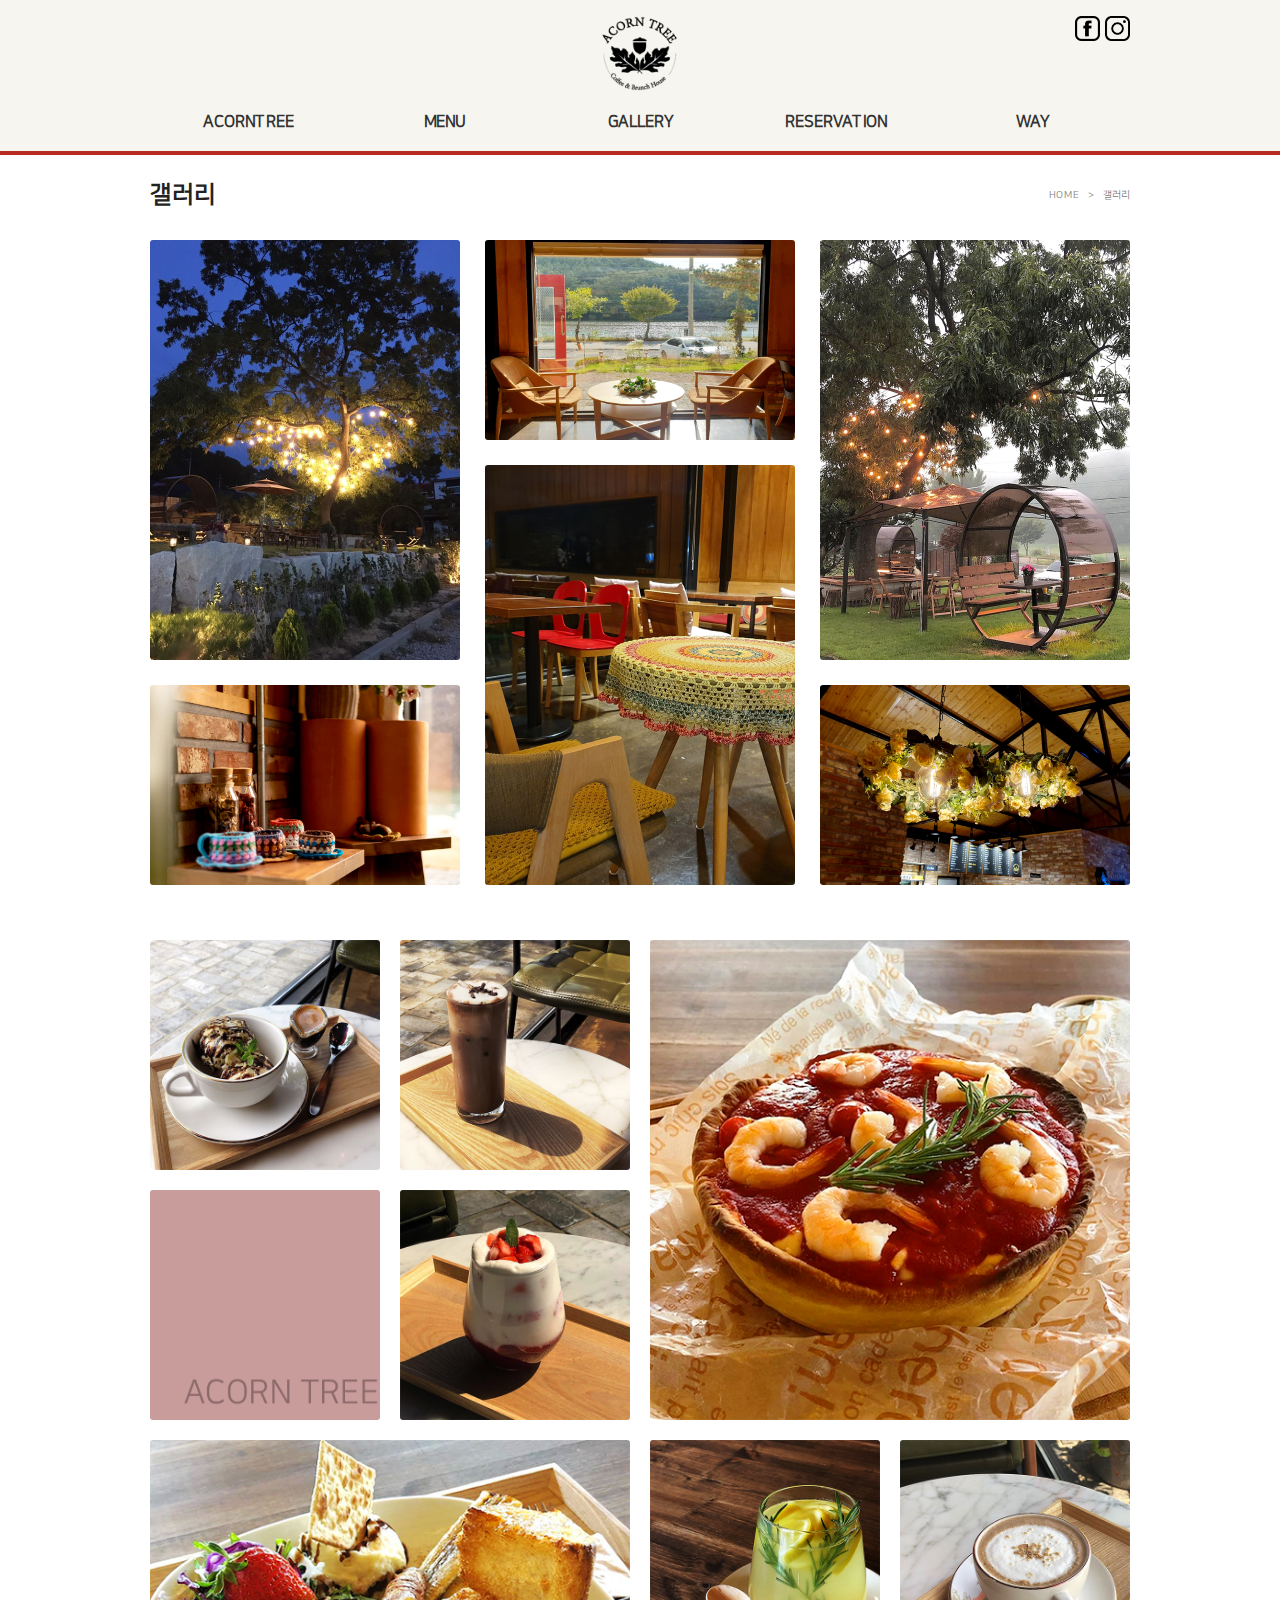
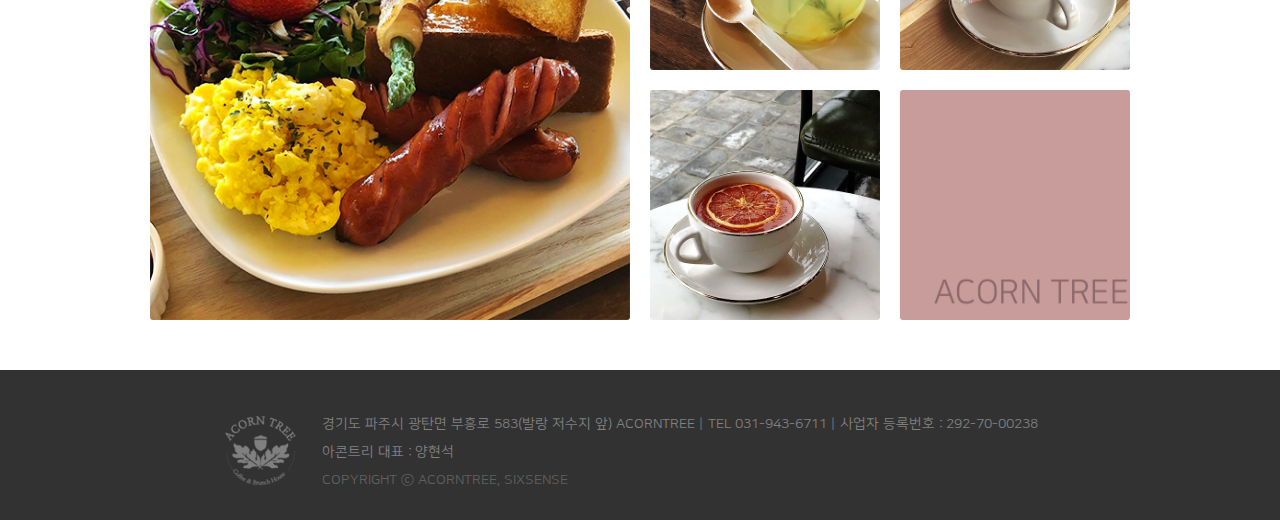
<file: index_gallery.html>
<!DOCTYPE html>
<html lang="kr">
<head>
  <meta charset="UTF-8">
  <meta name="viewport" content="width=device-width, initial-scale=1.0">
  <meta http-equiv="X-UA-Compatible" content="ie=edge">
  <meta name="format-detection" content="telephone=no, address=no, email=no">
  <title>Acorntree</title>
  <link rel="stylesheet" href="css/master_gallery.css">
  <script src=" https://code.jquery.com/jquery-3.4.1.min.js"></script>
  <script src="js/script_acorn_header.js" charset="utf-8"></script>
  <script src="js/script_gallery.js" charset="utf-8"></script>
  <style media="screen">
  @font-face{
    font-family: '나눔스퀘어';
    src: url(font/NanumSquareR.woff)format('woff');
  }
  *{font-family: '나눔스퀘어';}
  </style>
</head>
<body scroll=auto style="overflow-x:hidden">
  <header class="h_header_mb">
    <div class="h_wrap">
      <h1><a href="index_acorn.html"><img class="logo" src="img/logo_90.png" alt=""></a></h1>
      <div class="hb"><a class="ham"><span></span></a></div>
      <div class="hover_back"></div>
      <div class="h_nav">
        <a class="close"><img src="img/x.png" alt=""></a>
        <div class="h_nav_menu">
          <nav>
            <div class="hover_name">
              <div class="h_hover_title"><a href="index_acorn.html">ACORN TREE</a></div>
              <ul class="icon_sns">
                <li><a href="https://www.instagram.com/cafe_acorntree/"><img src="img/insta_w.png" alt=""></a></li>
                <li><a href="https://www.facebook.com/cafeacorntree/"><img src="img/face_w.png" alt=""></a></li>
              </ul>
            </div>
            <ul class="y_h_menu_ul">
              <li class="y_h_menu_li"><a class="h_m_color">HOME</a><span class="h_arrow"></span>
                <ul class="h_hover_ul">
                  <li><a href="index_home.html">아콘트리 소개</a></li>
                </ul>
              </li>
              <li class="y_h_menu_li"><a class="h_m_color">MENU</a><span class="h_arrow"></span>
                <ul class="h_hover_ul">
                  <li><a href="index_coffee.html">음료</a></li>
                  <li><a href="index_brunch.html">브런치</a></li>
                </ul>
              </li>
              <li class="y_h_menu_li"><a class="h_m_color">GALLERY</a><span class="h_arrow"></span>
                <ul class="h_hover_ul">
                  <li><a href="index_gallery.html">갤러리</a></li>
                </ul>
              </li>
              <li class="y_h_menu_li"><a class="h_m_color">ORDER</a><span class="h_arrow"></span>
                <ul class="h_hover_ul">
                  <li><a href="index_order.html">브런치</a></li>
                  <li><a href="index_rent.html">대관 서비스</a></li>
                </ul>
              </li>
              <li class="y_h_menu_li"><a class="h_m_color">WAY</a><span class="h_arrow"></span>
                <ul class="h_hover_ul">
                  <li><a href="index_way.html">오시는 길</a></li>
                </ul>
              </li>
            </ul>
            <div class="h_hover_logo"><img src="img/logo_w.png" alt=""></div>
          </nav>
        </div>
      </div>
    </div>
  </header>

  <header class="h_header_pc">
      <div class="h_wrap_02">
        <h1><a href="index_acorn.html"><img class="logo" src="img/logo_90.png" alt=""></a></h1>
        <nav class="h_nav_pc">
          <ul class="h_h_menu_ul">
            <li class="h_h_menu_li"><a href="index_home.html">ACORNTREE</a></li>
            <li class="h_h_menu_li"><a href="index_coffee.html">MENU</a></li>
            <li class="h_h_menu_li"><a href="index_gallery.html">GALLERY</a></li>
            <li class="h_h_menu_li"><a href="index_order.html">RESERVATION</a></li>
            <li class="h_h_menu_li"><a href="index_way.html">WAY</a></li>
            <ul class="h_hover_subul">
              <li>아콘트리</li>
              <li>메뉴</li>
              <li>갤러리</li>
              <li>예약</li>
              <li>오시는 길</li>
            </ul>
          </ul>
          <div class="hover_back_02">
            <div class="h_hover_box">
              <ul class="h_hover_ul">
                <li><a href="index_home.html">아콘트리 소개</a></li>
              </ul>
              <ul class="h_hover_ul">
                <li><a href="index_coffee.html">음료</a></li>
                <li><a href="index_brunch.html">브런치</a></li>
              </ul>
              <ul class="h_hover_ul">
                <li><a href="index_gallery.html">갤러리</a></li>
              </ul>
              <ul class="h_hover_ul">
                <li><a href="index_order.html">브런치</a></li>
                <li><a href="index_rent.html">대관 서비스</a></li>
              </ul>
              <ul class="h_hover_ul">
                <li><a href="index_way.html">오시는 길</a></li>
              </ul>
              </div>
            </div>
        </nav>
      </div>
      <ul class="icon_sns">
        <li><a href="https://www.instagram.com/cafe_acorntree/"><img src="img/insta.png" alt=""></a></li>
        <li><a href="https://www.facebook.com/cafeacorntree/"><img src="img/face.png" alt=""></a></li>
      </ul>
  </header>
  <section>
    <div class="h_container">
      <div class="h_top_text_content">
        <p class="h_main_text">갤러리</p>
        <pre>HOME   >   갤러리</pre>
      </div>
    </div>
    <div class="k_s_warp">
      <div class="k_bg_img">
        <div class="k_img_left">
          <div class="k_left_up">
            <img src="img/i_201.png" alt="">
          </div>
          <div class="k_left_down">
            <img src="img/i_206.png" alt="">
          </div>
        </div>
        <div class="k_img_center">
          <div class="k_center_up">
            <img src="img/i_204.png" alt="">
          </div>
          <div class="k_center_down">
            <img src="img/i_203.png" alt="">
          </div>
        </div>
        <div class="k_img_right">
          <div class="k_right_up">
            <img src="img/i_202.png" alt="">
          </div>
          <div class="k_right_down">
            <img src="img/i_205.png" alt="">
          </div>
          <div class="blue_box">
            <img src="img/i_1988.png" alt="">
          </div>
        </div>
      </div>

      <div class="k_br_img">
        <div class="k_br_left">
          <div class="k_br_left_up h_ddd">
            <img src="img/i_101.png" alt="">
            <div class="k_br_left_up1 h_hhh">
              <span>아포카토</span>
          </div>
          </div>
          <div class="k_br_left_down">
            <img class="k_br_left_down1" src="img/i_1999.png" alt="">
            <img class="k_br_left_down2" src="img/i_106.png" alt="">
            <div class="k_br_left_down3">
              <span>시카고피자</span>
            </div>
            </div>
        </div>
        <div class="k_br_center">
          <div class="k_br_center_up h_ddd">
            <img src="img/i_104.png" alt="">
            <div class="k_br_center_up1 h_hhh">
              <span>초코라떼</span>
          </div>
          </div>
          <div class="k_br_center_down h_ddd">
            <img src="img/i_199.png" alt="">
            <div class="k_br_center_down1 h_hhh">
              <span>생딸기 우유</span>
            </div>
          </div>
        </div>
        <div class="k_br_right h_ddd">
          <img src="img/i_106.png" alt="">
          <div class="k_br_right1 h_hhh">
            <span>시카고피자</span>
        </div>
        </div>
      </div>
      <div class="i_button">
        <p>더보기</p>
      </div>
      <div class="k_dr_img">
        <div class="k_dr_left h_ddd">
          <img src="img/i_107.png" alt="">
          <div class="k_dr_left1 h_hhh">

          <div class="k_dr_left_text">
            <span>아콘트리브런치</span>
          </div>
        </div>
        </div>
        <div class="k_dr_center">
          <div class="k_dr_center_up h_ddd">
            <img src="img/i_105.png" alt="">
            <div class="k_dr_center_up1 h_hhh">

            <div class="k_dr_center_up_text">
              <span>유자레몬티</span>
            </div>
          </div>
          </div>
          <div class="k_dr_center_down h_ddd">
            <img src="img/i_103.png" alt="">
            <div class="k_dr_center_down1 h_hhh">
              <span>자몽티</span>
          </div>
          </div>
        </div>
        <div class="k_dr_right">
          <div class="k_dr_right_up h_ddd">
            <img src="img/i_102.png" alt="">
            <div class="k_dr_right_up1 h_hhh">
              <span>칠곡라떼</span>
          </div>
          </div>
          <div class="k_dr_right_down">
            <img class="k_dr_right_down1" src="img/i_1999.png" alt="">
            <img class="k_dr_right_down2" src="img/i_107.png" alt="">
            <div class="k_dr_right_down3">
              <span>아콘트리브런치</span>
          </div>
          </div>
        </div>
      </div>
    </div>
  </section>
  <section class="y_footer">
    <div class="h_footer_container">
      <div class="y_footer_content">
        <div class="h_footer_logo"><img src="img/logo_w_90.png" alt=""></div>
        <div class="h_footer_text">
          <p>경기도 파주시 광탄면 부흥로 583(발랑 저수지 앞) ACORNTREE | TEL 031-943-6711 | 사업자 등록번호 : 292-70-00238
          </p><p>아콘트리 대표 : 양현석</p><p class="h_f_p">COPYRIGHT ⓒ ACORNTREE, SIXSENSE</p>
        </div>
      </div>
    </div>
  </section>
</body>
</html>
</file>
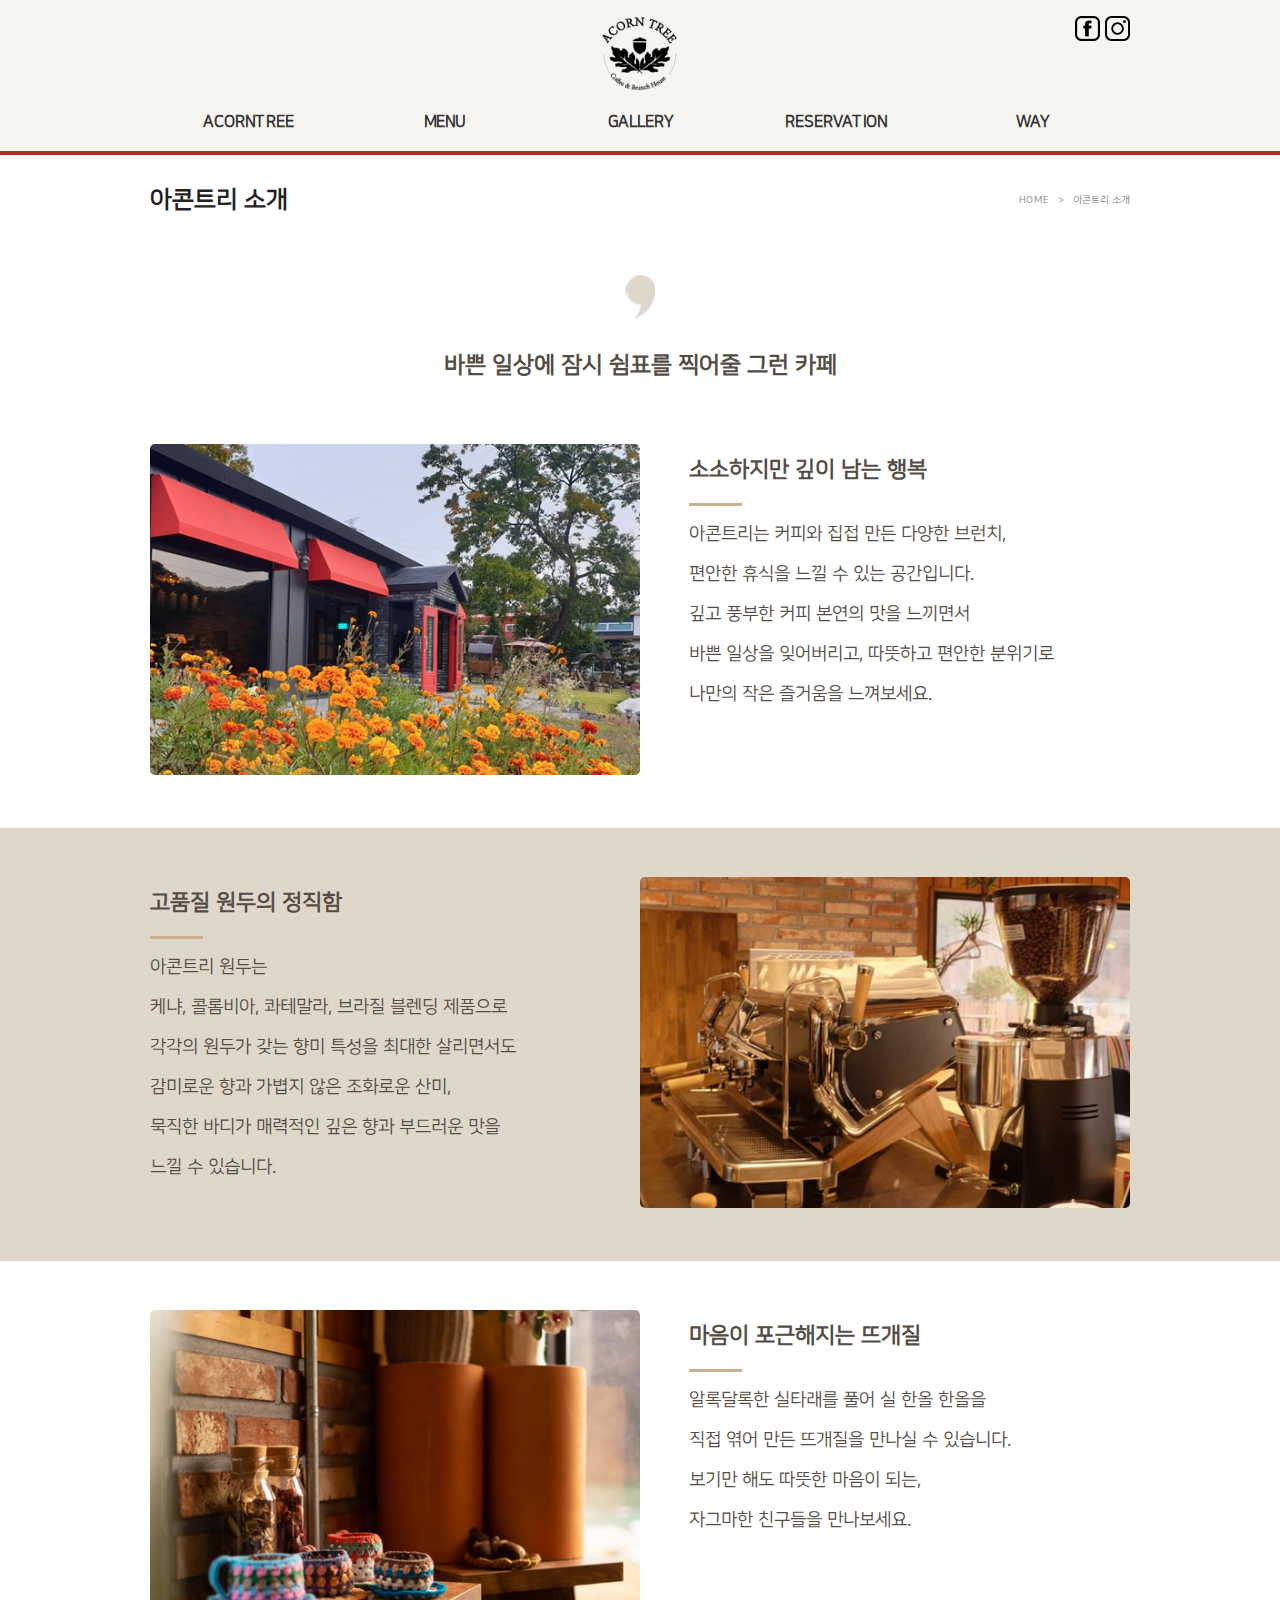
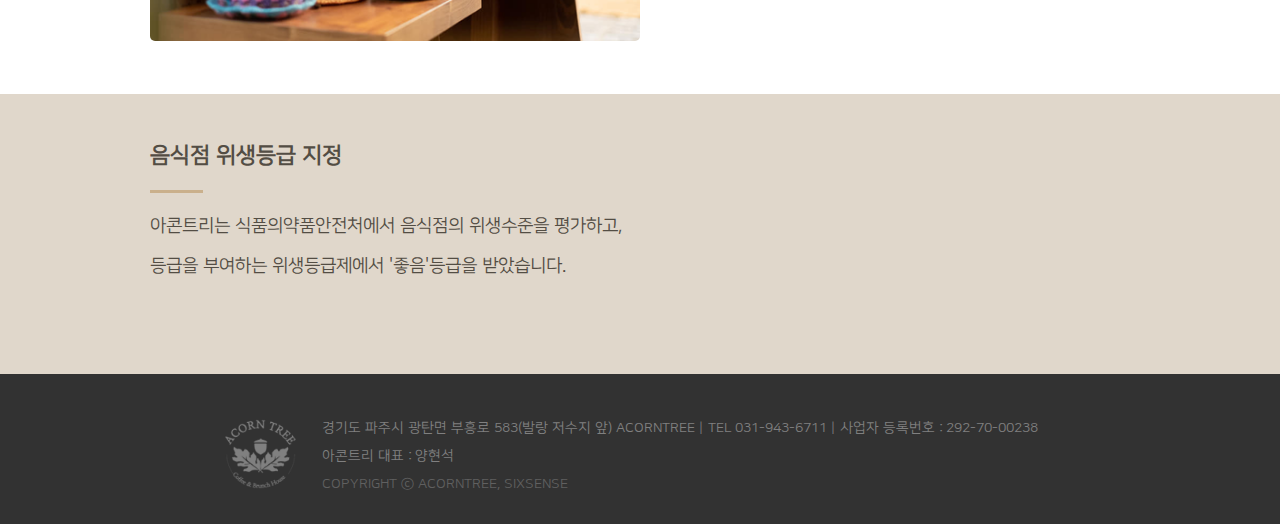
<file: index_home.html>
<!DOCTYPE html>
<html lang="kr">
<head>
  <meta charset="UTF-8">
  <meta name="viewport" content="width=device-width, initial-scale=1.0">
  <meta http-equiv="X-UA-Compatible" content="ie=edge">
  <meta name="format-detection" content="telephone=no, address=no, email=no">
  <title>Acorntree</title>
  <script src=" https://code.jquery.com/jquery-3.4.1.min.js"></script>
  <script src="js/script_acorn_header.js" charset="utf-8"></script>
  <link rel="stylesheet" href="css/master_home.css">
  <style media="screen">
  @font-face{
    font-family: '나눔스퀘어';
    src: url(font/NanumSquareR.woff)format('woff');
  }
  *{font-family: '나눔스퀘어';}
  </style>
</head>
<body scroll=auto style="overflow-x:hidden">
  <header class="h_header_mb">
    <div class="h_wrap">
      <h1><a href="index_acorn.html"><img class="logo" src="img/logo_90.png" alt=""></a></h1>
      <div class="hb"><a class="ham"><span></span></a></div>
      <div class="hover_back"></div>
      <div class="h_nav">
        <a class="close"><img src="img/x.png" alt=""></a>
        <div class="h_nav_menu">
          <nav>
            <div class="hover_name">
              <div class="h_hover_title"><a href="index_acorn.html">ACORN TREE</a></div>
              <ul class="icon_sns">
                <li><a href="https://www.instagram.com/cafe_acorntree/"><img src="img/insta_w.png" alt=""></a></li>
                <li><a href="https://www.facebook.com/cafeacorntree/"><img src="img/face_w.png" alt=""></a></li>
              </ul>
            </div>
            <ul class="y_h_menu_ul">
              <li class="y_h_menu_li"><a class="h_m_color">HOME</a><span class="h_arrow"></span>
                <ul class="h_hover_ul">
                  <li><a href="index_home.html">아콘트리 소개</a></li>
                </ul>
              </li>
              <li class="y_h_menu_li"><a class="h_m_color">MENU</a><span class="h_arrow"></span>
                <ul class="h_hover_ul">
                  <li><a href="index_coffee.html">음료</a></li>
                  <li><a href="index_brunch.html">브런치</a></li>
                </ul>
              </li>
              <li class="y_h_menu_li"><a class="h_m_color">GALLERY</a><span class="h_arrow"></span>
                <ul class="h_hover_ul">
                  <li><a href="index_gallery.html">갤러리</a></li>
                </ul>
              </li>
              <li class="y_h_menu_li"><a class="h_m_color">ORDER</a><span class="h_arrow"></span>
                <ul class="h_hover_ul">
                  <li><a href="index_order.html">브런치</a></li>
                  <li><a href="index_rent.html">대관 서비스</a></li>
                </ul>
              </li>
              <li class="y_h_menu_li"><a class="h_m_color">WAY</a><span class="h_arrow"></span>
                <ul class="h_hover_ul">
                  <li><a href="index_way.html">오시는 길</a></li>
                </ul>
              </li>
            </ul>
            <div class="h_hover_logo"><img src="img/logo_w.png" alt=""></div>
          </nav>
        </div>
      </div>
    </div>
  </header>

  <header class="h_header_pc">
      <div class="h_wrap_02">
        <h1><a href="index_acorn.html"><img class="logo" src="img/logo_90.png" alt=""></a></h1>
        <nav class="h_nav_pc">
          <ul class="h_h_menu_ul">
            <li class="h_h_menu_li"><a href="index_home.html">ACORNTREE</a></li>
            <li class="h_h_menu_li"><a href="index_coffee.html">MENU</a></li>
            <li class="h_h_menu_li"><a href="index_gallery.html">GALLERY</a></li>
            <li class="h_h_menu_li"><a href="index_order.html">RESERVATION</a></li>
            <li class="h_h_menu_li"><a href="index_way.html">WAY</a></li>
            <ul class="h_hover_subul">
              <li>아콘트리</li>
              <li>메뉴</li>
              <li>갤러리</li>
              <li>예약</li>
              <li>오시는 길</li>
            </ul>
          </ul>
          <div class="hover_back_02">
            <div class="h_hover_box">
              <ul class="h_hover_ul">
                <li><a href="index_home.html">아콘트리 소개</a></li>
              </ul>
              <ul class="h_hover_ul">
                <li><a href="index_coffee.html">음료</a></li>
                <li><a href="index_brunch.html">브런치</a></li>
              </ul>
              <ul class="h_hover_ul">
                <li><a href="index_gallery.html">갤러리</a></li>
              </ul>
              <ul class="h_hover_ul">
                <li><a href="index_order.html">브런치</a></li>
                <li><a href="index_rent.html">대관 서비스</a></li>
              </ul>
              <ul class="h_hover_ul">
                <li><a href="index_way.html">오시는 길</a></li>
              </ul>
              </div>
            </div>
        </nav>
      </div>
      <ul class="icon_sns">
        <li><a href="https://www.instagram.com/cafe_acorntree/"><img src="img/insta.png" alt=""></a></li>
        <li><a href="https://www.facebook.com/cafeacorntree/"><img src="img/face.png" alt=""></a></li>
      </ul>
  </header>


  <section class="h_section">

    <section class="h_top_text">
      <div class="h_container">
        <div class="h_top_text_content">
          <p class="h_main_text">아콘트리 소개</p>
          <pre>HOME   >   아콘트리 소개</pre>
        </div>
      </div>
    </section>

    <section class="h2_main_content">
      <div class="h2_main_text">
        <div class="h_container">
          <div class="h_rest_box">
            <div class="h2_rest"><img src="img/h_rest.png" alt=""></div>
            <p>바쁜 일상에 잠시 쉼표를 찍어줄 그런 카페</p></div>
        </div>
      </div>

      <div class="y_c_middle">
        <div class="h_container">
          <div class="y_c_m_img"><img src="img/acorn_home_01.png" alt=""></div>
          <div class="y_c_m_text y_c_m_r_text">
            <h1>소소하지만 깊이 남는 행복</h1><img src="img/h_text_line.png" alt="">
            <p>아콘트리는 커피와 집접 만든 다양한 브런치,</p>
            <p>편안한 휴식을 느낄 수 있는 공간입니다.</p>
            <p>깊고 풍부한 커피 본연의 맛을 느끼면서</p>
            <p>바쁜 일상을 잊어버리고, 따뜻하고 편안한 분위기로</p>
            <p>나만의 작은 즐거움을 느껴보세요.</p>
          </div>
        </div>
      </div>
      <div class="y_c_middle y_c_m_color">
        <div class="h_container">
          <div class="y_c_m_img h_m_align"><img src="img/acorn_home_02.png" alt=""></div>
          <div class="y_c_m_text y_c_m_l_text ">
            <h1>고품질 원두의 정직함</h1><img src="img/h_text_line.png" alt="">
            <p>아콘트리 원두는</p>
            <p>케냐, 콜롬비아, 콰테말라, 브라질 블렌딩 제품으로</p>
            <p>각각의 원두가 갖는 향미 특성을 최대한 살리면서도</p>
            <p>감미로운 향과 가볍지 않은 조화로운 산미,</p>
            <p>묵직한 바디가 매력적인 깊은 향과 부드러운 맛을</p>
            <p>느낄 수 있습니다.</p>
          </div>
          <div class="y_c_m_img y_c_m_r_img "><img src="img/acorn_home_02.png" alt=""></div>
        </div>
      </div>

      <div class="y_c_middle">
        <div class="h_container">
          <div class="y_c_m_img"><img src="img/acorn_home_03.png" alt=""></div>
          <div class="y_c_m_text y_c_m_r_text">
            <h1>마음이 포근해지는 뜨개질</h1><img src="img/h_text_line.png" alt="">
            <p>알록달록한 실타래를 풀어 실 한올 한올을</p>
            <p>직접 엮어 만든 뜨개질을 만나실 수 있습니다.</p>
            <p>보기만 해도 따뜻한 마음이 되는,</p>
            <p>자그마한 친구들을 만나보세요.</p>
          </div>
        </div>
      </div>

      <div class="y_c_middle y_c_m_color h_last_b">
        <div class="h_container">
          <div class="y_c_m_text y_c_m_last_text ">
            <h1>음식점 위생등급 지정</h1><img src="img/h_text_line.png" alt="">
            <p>아콘트리는 식품의약품안전처에서 음식점의 위생수준을 평가하고,</p>
            <p>등급을 부여하는 위생등급제에서 '좋음'등급을 받았습니다.</p>
          </div>
        </div>
      </div>
    </section>

    <section class="y_footer">
      <div class="h_footer_container">
        <div class="y_footer_content">
          <div class="h_footer_logo"><img src="img/logo_w_90.png" alt=""></div>
          <div class="h_footer_text">
            <p>경기도 파주시 광탄면 부흥로 583(발랑 저수지 앞) ACORNTREE | TEL 031-943-6711 | 사업자 등록번호 : 292-70-00238
            </p><p>아콘트리 대표 : 양현석</p><p class="h_f_p">COPYRIGHT ⓒ ACORNTREE, SIXSENSE</p>
          </div>
        </div>
      </div>
    </section>

  </section>
</body>
</html>
</file>
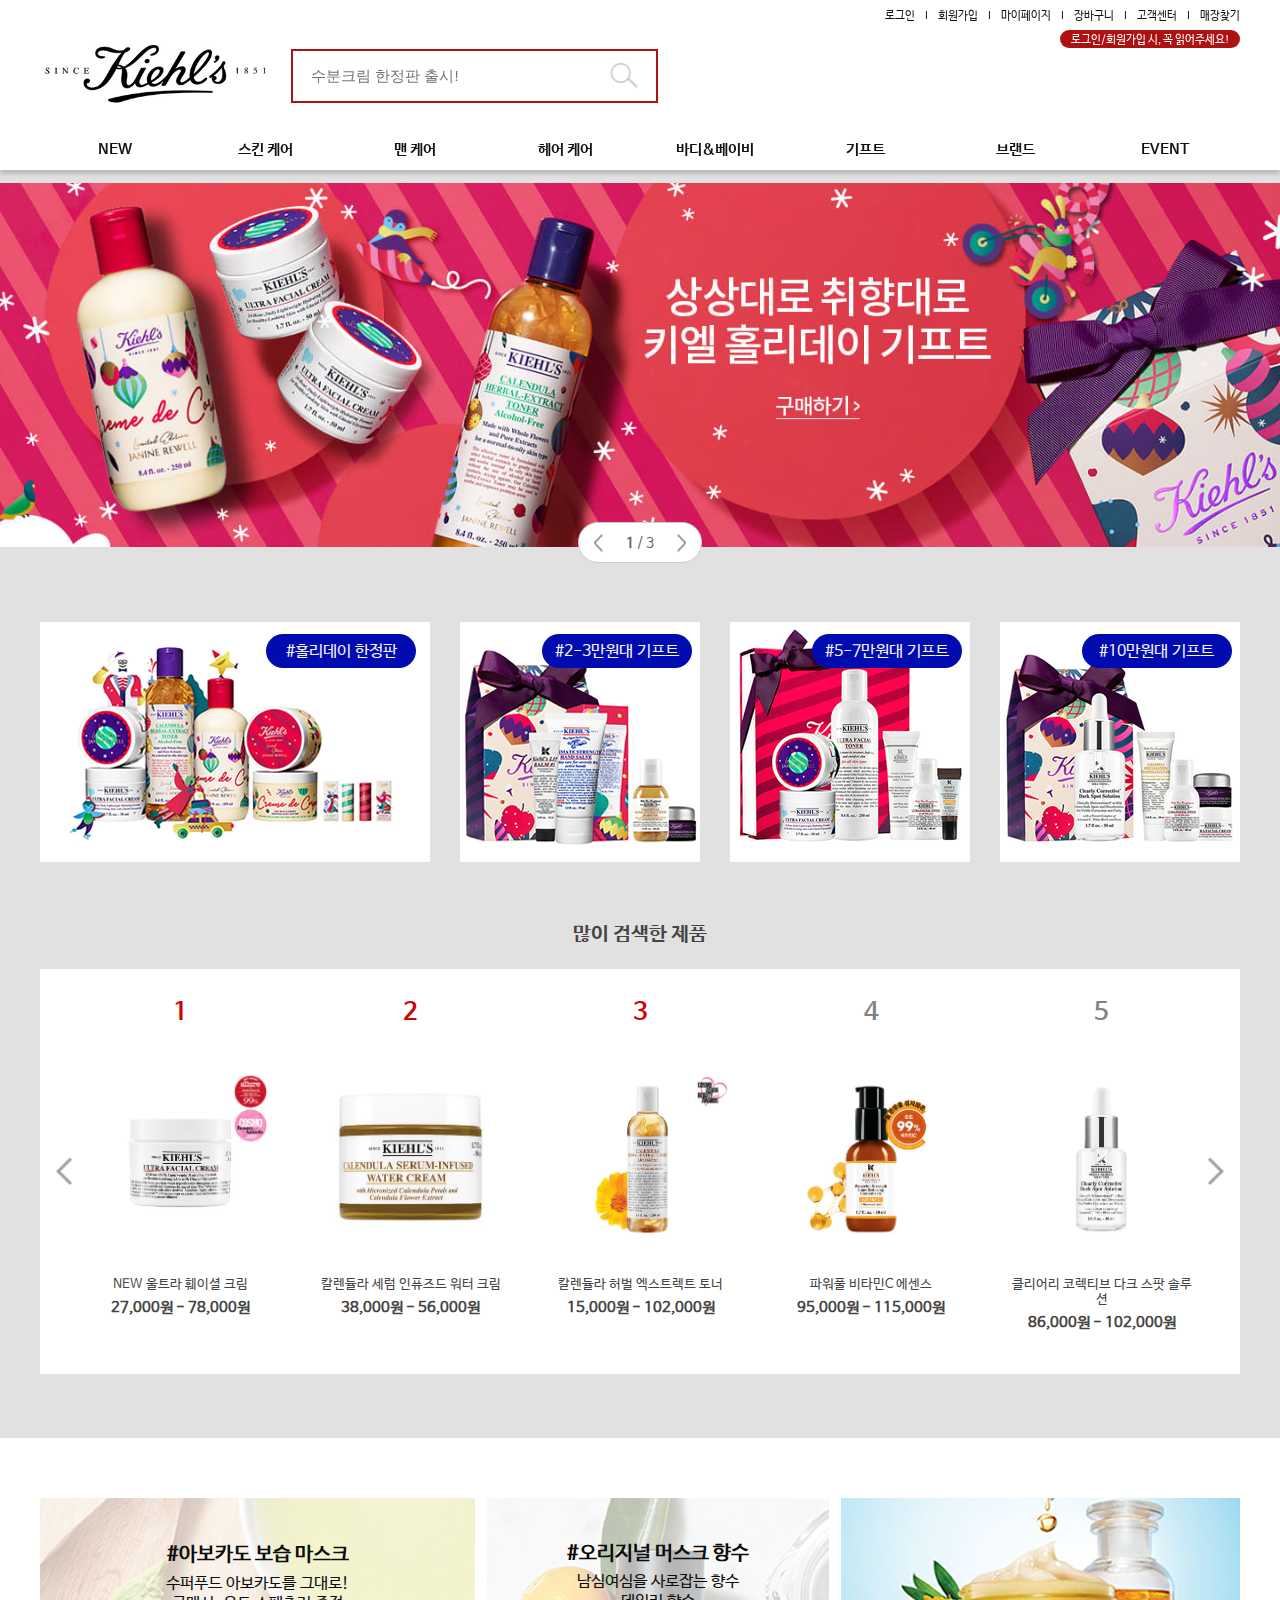
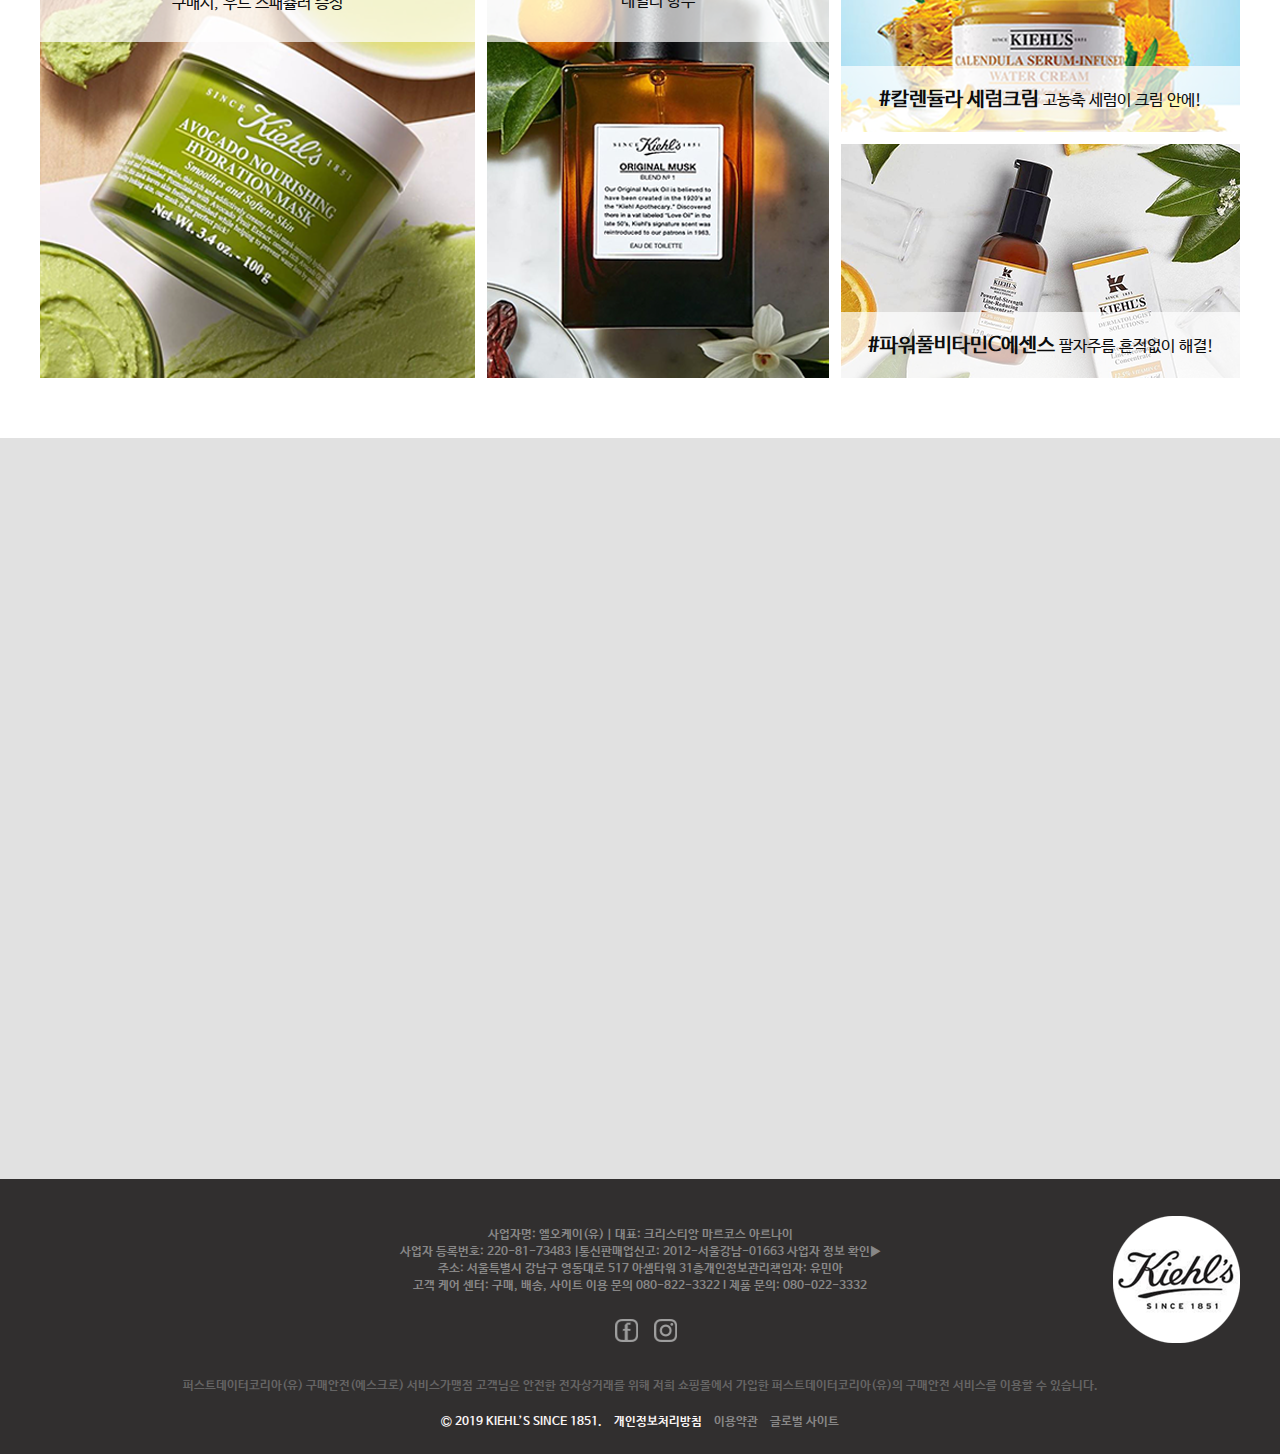
<file: index_kiehls.html>
<!DOCTYPE html>
<html lang="ko">
<head>
  <meta charset="UTF-8">
  <meta name="viewport" content="width=device-width, initial-scale=1.0">
  <meta http-equiv="X-UA-Compatible" content="ie=edge">
  <meta name="format-detection" content="telephone=no, address=no, email=no">
  <script src=" https://code.jquery.com/jquery-3.4.1.min.js"></script>
  <script src="js/script_kiehls.js" charset="utf-8"></script>
  <link rel="stylesheet" href="css/master_kiehls.css">
  <title>키엘_포트폴리오용</title>
  <style media="screen">
  @font-face{font-family: '나눔고딕';src: url(font/NanumBarunGothic.woff)format('woff');}
  @font-face{font-family: '나눔고딕_bold';src: url(font/NanumBarunGothicBold.woff)format('woff');}
  @font-face{font-family: 'SCDream6';src: url(font/SCDream6.woff)format('woff');}
  @font-face{font-family: 'SCDream7';src: url(font/SCDream7.woff)format('woff');}
  </style>
</head>
<body style="overflow-x:hidden">
  <header>
    <div class="header_wrap">
      <div class="mobile_only">
        <div class="hb"><a class="ham"><span></span></a></div>
        <div class="m_logo"><a><img src="img/logo_mobile.jpg" alt=""></a></div>
        <div class="m_bag"><img src="img/bag.png" alt=""></div>
        <div class="m_search_icon"><img src="img/m_search_icon.png" alt=""></div>
        <div class="m_hover_back"></div>
        <div class="m_header_menu">
          <div class="m_login"><a>로그인 I 회원가입</a></div>
          <a class="close"><img src="img/close.png" alt=""></a>
          <ul class="m_header_menu_ul">
              <li class="m_header_menu_li"><a class="li_a">NEW<span></span></a>
              <div class="menu_hover">
                <ul>
                  <li><a>베스트 셀러</a></li>
                  <li><a>베스트 셀러 점보 사이즈</a></li>
                  <li><a>신제품</a></li>
                  <li><a>2019 홀리데이 기프트</a></li>
                  <li><a>파워풀 비타민C 에센스</a></li>
                  <li><a>주름 패치 마스크</a></li>
                </ul>
              </div>
            </li>
            <li class="m_header_menu_li"><a class="li_a">스킨 케어<span></span></a>
              <div class="menu_hover">
                <ul>
                  <li><a>클렌저 & 스크럽</a></li>
                  <li><a>토너</a></li>
                  <li><a>마스크</a></li>
                  <li><a>아이 & 립 케어</a></li>
                  <li><a>모이스처라이저</a></li>
                  <li><a>크림</a></li>
                  <li><a>에센스</a></li>
                  <li><a>자외선 차단제</a></li>
                  <li><a>피부 타입 및 고민별 맞춤 스킨케어</a></li>
                  <li><a><b>컬렉션별 제품 찾기</b></a></li>
                  <li><a><b>피부고민별 제품 찾기</b></a></li>
                  </ul>
              </div>
            </li>
            <li class="m_header_menu_li"><a class="li_a">맨 케어<span></span></a>
              <div class="menu_hover">
                <ul>
                  <li><a>맨 베스트 셀러</a></li>
                  <li><a>클렌저 & 쉐이빙</a></li>
                  <li><a>토너</a></li>
                  <li><a>아이 & 립 케어</a></li>
                  <li><a>모이스처라이저</a></li>
                  <li><a>안티 에이징</a></li>
                  <li><a>바디 & 핸드 스페셜케어</a></li>
                  <li><a>그루밍 솔루션스</a></li>
                  <li><a>자외선 차단제</a></li>
                  <li><a><b>컬렉션별 제품 찾기</b></a></li>
                </ul>
              </div>
            </li>
            <li class="m_header_menu_li"><a class="li_a">헤어 케어<span></span></a>
              <div class="menu_hover">
                <ul>
                  <li><a>샴푸</a></li>
                  <li><a>컨디셔너</a></li>
                  <li><a>트리트먼트</a></li>
                  <li><a>스타일링</a></li>
                </ul>
              </div>
            </li>
            <li class="m_header_menu_li"><a class="li_a">바디&amp;베이비<span></span></a>
              <div class="menu_hover">
                <ul>
                  <li><a>클렌저 & 스크럽</a></li>
                  <li><a>모이스처라이저</a></li>
                  <li><a>핸드 & 바디 스페셜 케어</a></li>
                  <li><a>맘 & 베이비</a></li>
                  <li><a>향수</a></li>
                  <li><a>자외선 차단제</a></li>
                </ul>
              </div>
            </li>
            <li class="m_header_menu_li"><a class="li_a">기프트</a></li>
            <li class="m_header_menu_li"><a class="li_a">브랜드<span></span></a>
              <div class="menu_hover right_hover">
                <ul>
                  <li><a>공식 온라인 몰 단독 혜택</a></li>
                  <li><a>비회원 주문 현황 확인</a></li>
                  <li><a>2019 마일리지 프로그램</a></li>
                </ul>
              </div>
            </li>
            <li class="m_header_menu_li"><a class="li_a">EVENT</a>
            </li>
            <li class="m_header_menu_li"><a class="li_a find_store_text">
              <img class="find_store_img" src="img/m_store_btn.png" alt="">매장찾기</a>
            </li>
          </ul>
        </div>
      </div>
      <div class="h_container">
        <div class="top_login">
          <ul>
            <li><a>로그인</a></li>
            <li>I</li>
            <li><a>회원가입</a></li>
            <li>I</li>
            <li><a>마이페이지</a></li>
            <li>I</li>
            <li><a>장바구니</a></li>
            <li>I</li>
            <li><a>고객센터</a></li>
            <li>I</li>
            <li><a>매장찾기</a></li>
          </ul>
        </div>
        <div class="header_main">
          <div class="logo"><a>
            <img src="img/logo_kiehls.png" alt="">
          </a></div>
          <div class="search_wrap">
            <form class="search_text" action="index.html" method="post">
              <input type="text" name="search" placeholder="수분크림 한정판 출시!">
              <button type="button" name="button"><img src="img/search_k.png" alt=""></button>
            </form>
          </div>
          <a><div class="login_text"><p>로그인/회원가입 시, 꼭 읽어주세요!</p></div></a>
        </div>
        <div class="header_menu">
          <ul class="header_menu_ul">
            <li class="header_menu_li"><a class="li_a">NEW<span></span></a>
              <div class="menu_hover">
                <ul>
                  <li><a>베스트 셀러</a></li>
                  <li><a>베스트 셀러 점보 사이즈</a></li>
                  <li><a>신제품</a></li>
                  <li><a>2019 홀리데이 기프트</a></li>
                  <li><a>파워풀 비타민C 에센스</a></li>
                  <li><a>주름 패치 마스크</a></li>
                </ul>
                <div class="left_box">
                  <a><img src="img/menu_new.jpg" alt=""></a>
                  <p><b>NEW 칼렌듈라 세럼 크림</b></p>
                  <a class="hover_buy">구매하기</a>
                </div>
              </div>
            </li>
            <li class="header_menu_li"><a class="li_a">스킨 케어<span></span></a>
              <div class="menu_hover">
                  <ul>
                    <li><a>클렌저 & 스크럽</a></li>
                    <li><a>토너</a></li>
                    <li><a>마스크</a></li>
                    <li><a>아이 & 립 케어</a></li>
                    <li><a>모이스처라이저</a></li>
                    <li><a>크림</a></li>
                    <li><a>에센스</a></li>
                    <li><a>자외선 차단제</a></li>
                    <li><a>피부 타입 및 고민별 맞춤 스킨케어</a></li>
                    <li class="find_list"><a><u>컬렉션별 제품 찾기</u></a></li>
                    <li><a><u>피부고민별 제품 찾기</u></a></li>
                    </ul>
                    <div class="left_box">
                      <a><img src="img/menu_Skincare.jpg" alt=""></a>
                      <p>스킨케어 베스트 셀러<br>공식 온라인 몰에서 가장 많은 고객님께<br>사랑받고 있는 스킨케어 베스트 셀러를
                        <br>소개합니다.</p>
                        <a class="hover_buy">구매하기</a>
                      </div>
              </div>
            </li>
            <li class="header_menu_li"><a class="li_a">맨 케어<span></span></a>
              <div class="menu_hover">
                <ul>
                  <li><a>맨 베스트 셀러</a></li>
                  <li><a>클렌저 & 쉐이빙</a></li>
                  <li><a>토너</a></li>
                  <li><a>아이 & 립 케어</a></li>
                  <li><a>모이스처라이저</a></li>
                  <li><a>안티 에이징</a></li>
                  <li><a>바디 & 핸드 스페셜케어</a></li>
                  <li><a>그루밍 솔루션스</a></li>
                  <li><a>자외선 차단제</a></li>
                  <li class="find_list"><a>컬렉션별 제품 찾기</a></li>
                </ul>
                <div class="left_box">
                  <a><img src="img/menu_menscare.jpg" alt=""></a>
                  <p><b>NEW 에이지 디펜더 젤 모이스처라이저</b></p>
                </div>
              </div>
            </li>
            <li class="header_menu_li"><a class="li_a">헤어 케어<span></span></a>
              <div class="menu_hover">
                <ul>
                  <li><a>샴푸</a></li>
                  <li><a>컨디셔너</a></li>
                  <li><a>트리트먼트</a></li>
                  <li><a>스타일링</a></li>
                </ul>
                <div class="left_box">
                  <a><img src="img/menu_hair.jpg" alt=""></a>
                  <p><b>아미노 애시드 헤어 케어</b><br>아미노산이 모발에 부드러움과<br>
                    풍성함을! 달콤한 코코넛 에센셜<br>오일의 향이 기분까지 달콤하게!</p>
                  <a class="hover_buy">구매하기</a>
                </div>
              </div>
            </li>
            <li class="header_menu_li"><a class="li_a">바디&amp;베이비<span></span></a>
              <div class="menu_hover">
                <ul>
                  <li><a>클렌저 & 스크럽</a></li>
                  <li><a>모이스처라이저</a></li>
                  <li><a>핸드 & 바디 스페셜 케어</a></li>
                  <li><a>맘 & 베이비</a></li>
                  <li><a>향수</a></li>
                  <li><a>자외선 차단제</a></li>
                </ul>
                <div class="left_box">
                  <a><img src="img/menu_body.jpg" alt=""></a>
                  <p>모두를 위한 순한 바디 클렌징<br>NEW 알로에 젤리 클렌저</p>
                  <a class="hover_buy">자세히보기</a>
                </div>
              </div>
            </li>
            <li class="header_menu_li"><a class="li_a">기프트<span></span></a></li>
            <li class="header_menu_li right_li"><a class="li_a">브랜드<span></span></a>
              <div class="menu_hover right_hover">
                <ul>
                  <li><a>공식 온라인 몰 단독 혜택</a></li>
                  <li><a>비회원 주문 현황 확인</a></li>
                  <li><a>2019 마일리지 프로그램</a></li>
                </ul>
                <div class="left_box">
                  <a><img src="img/menu_brand.jpg" alt=""></a>
                  <p><b>WELCOME to KIEHL’S</b><br>탁월한 제품력과 진심을 담은<br>서비스로 166년을 이어온 키엘!<br>
                    고객들과 진정한 신뢰를 쌓아온<br>166년의 기록!</p>
                  <a class="hover_buy">자세히보기</a>
                </div>
              </div>
            </li>
            <li class="header_menu_li right_li"><a class="li_a">EVENT<span></span></a>
              <div class="menu_hover right_hover event">
                <img src="img/event.gif" alt="">
              </div>
            </li>
          </ul>
        </div>
      </div>
    </div>
  </header>
  <section class="section_wrap">
    <section class="main_slide_box">
      <div class="main_slide">
        <ul class="slide_ul">
          <li class="slide_li"><a><img src="img/main_img_03.jpg" alt=""></a></li>
          <li class="slide_li"><a><img src="img/main_img_01.jpg" alt=""></a></li>
          <li class="slide_li"><a><img src="img/main_img_02.jpg" alt=""></a></li>
        </ul>
      </div>
      <div class="bt_box">
        <div class="bt_wrap">
          <a class="bt_l"><img src="img/bt_slide_L.png" alt=""></a>
          <a class="bt_r"><img src="img/bt_slide_R.png" alt=""></a>
        </div>
        <div class="slide_count">
          <b class="currentIndex"></b> /
          <span class="slideCount">3</span>
        </div>
      </div>
    </section>
    <section class="holiday_gift">
      <div class="h_container">
        <div class="holiday_gift_box">
          <div class="gift_list m1">
            <img src="img/holiday_m.png" alt=""><div class="gift_text"><p>#홀리데이 한정판</p></div>
          </div>
          <div class="gift_list g1">
            <img src="img/holiday_01.png" alt=""><div class="gift_text"><p>#홀리데이 한정판</p></div>
          </div>
          <div class="gift_list g2">
            <img src="img/gift_02.png" alt=""><div class="gift_text"><p>#2-3만원대 기프트</p></div>
          </div>
          <div class="gift_list g3">
            <img src="img/gift_05.png" alt=""><div class="gift_text"><p>#5-7만원대 기프트</p></div>
          </div>
          <div class="gift_list g4">
            <img src="img/gift_10.png" alt=""><div class="gift_text"><p>#10만원대 기프트</p></div>
          </div>

        </div>
      </div>
    </section>
    <section class="best_item_wrap">
      <div class="h_container m_container">
        <div class="title_best"><p>많이 검색한 제품</p></div>
        <div class="best_item">
          <ul>
            <li>
              <div class="num bestone"><h3>1</h3></div>
              <a><img src="img/best_01.jpg" alt=""></a>
              <div class="bext_info">
                <p>NEW 울트라 훼이셜 크림</p>
                <p>27,000원 - 78,000원</p>
              </div>
            </li>
            <li>
              <div class="num bestone"><h3>2</h3></div>
              <a><img src="img/best_02.jpg" alt=""></a>
              <div class="bext_info">
                <p>칼렌듈라 세럼 인퓨즈드 워터 크림</p><p>38,000원 - 56,000원</p>
              </div>
            </li>
            <li>
              <div class="num bestone"><h3>3</h3></div>
              <a><img src="img/best_03.jpg" alt=""></a>
              <div class="bext_info">
                <p>칼렌듈라 허벌 엑스트렉트 토너</p><p>15,000원 - 102,000원</p>

              </div>
            </li>
            <li>
              <div class="num"><h3>4</h3></div>
              <a><img src="img/best_04.jpg" alt=""></a>
              <div class="bext_info">
                <p>파워풀 비타민C 에센스</p><p>95,000원 - 115,000원</p>

              </div>
            </li>
            <li>
              <div class="num"><h3>5</h3></div>
              <a><img src="img/best_05.jpg" alt=""></a>
              <div class="bext_info">
                <p>클리어리 코렉티브 다크 스팟 솔루션</p><p>86,000원 - 102,000원</p>

              </div>
            </li>
            <li>
              <div class="num"><h3>6</h3></div>
              <a><img src="img/best_06.png" alt=""></a>
              <div class="bext_info">
                <p>수퍼 멀티 코렉티브 크림</p><p>82,000원 - 99,000원</p>

              </div>
            </li>
            <li>
              <div class="num"><h3>7</h3></div>
              <a><img src="img/best_07.png" alt=""></a>
              <div class="bext_info">
                <p>훼이셜 퓨얼 에너자이징 모이스처라이저 크리트먼트 포 맨</p><p>41,000원 - 66,000원</p>

              </div>
            </li>
            <li>
              <div class="num"><h3>8</h3></div>
              <a><img src="img/best_08.png" alt=""></a>
              <div class="bext_info">
                <p>오리지널 머스크 블렌드 N˚1</p><p>65,000원</p>

              </div>
            </li>
            <li>
              <div class="num"><h3>9</h3></div>
              <a><img src="img/best_09.png" alt=""></a>
              <div class="bext_info">
                <p>훼이셜 퓨얼 에너자이징 토닉 포 맨</p><p>36,000원</p>

              </div>
            </li>
            <li>
              <div class="num"><h3>10</h3></div>
              <a><img src="img/best_10.png" alt=""></a>
              <div class="bext_info">
                <p>울트라 훼이셜 모이스처라이저</p><p>43,000원 - 62,000원</p>
              </div>
            </li>

          </ul>
          <div class="bt_best_l"><img src="img/best_arrow_L.png" alt=""></div>
          <div class="bt_best_R"><img src="img/best_arrow_R.png" alt=""></div>
        </div>
      </div>
    </section>
    <section class="cosmetic_wrap">
      <div class="h_container">
        <div class="cosmetic_boxs">
          <ul>
            <li class="c1">
              <a><img src="img/avocado.png" alt=""></a>
              <div class="text_back">
                <div class="text_box">
                  <h3>#아보카도 보습 마스크</h3>
                  <p>수퍼푸드 아보카도를 그대로!<br>구매시, 우드 스패츌러 증정</p>
                </div>
              </div>
            </li>
            <li class="c2">
              <a><img src="img/perfume.png" alt=""></a>
              <div class="text_back">
                <div class="text_box">
                  <h3>#오리지널 머스크 향수</h3>
                  <p>남심여심을 사로잡는 향수<br>데일리 향수</p>
                </div>
              </div>
            </li>
            <li class="c3">
              <div class="c3_img box1">
                <a><img src="img/cream.png" alt=""></a>
                <div class="text_back02">
                  <div class="text_box">
                    <h3>#칼렌듈라 세럼크림</h3>
                    <p>고농축 세럼이 크림 안에!</p>
                  </div>
                </div>
              </div>
              <div class="c3_img box2">
                <a><img src="img/essense.png" alt=""></a>
                <div class="text_back02">
                  <div class="text_box">
                    <h3>#파워풀비타민C에센스</h3>
                    <p>팔자주름 흔적없이 해결!</p>
                  </div>
                </div>
              </div>
            </li>
          </ul>
        </div>
      </div>
    </section>
    <section class="cosmetic_wrap_02">
      <div class="h_container">
        <div class="move_ani">
          <div class="mens_cosme move1"><img class="iimmm" src="img/for_men.png" alt="">
            <div class="move_ani_back">
              <div class="move_ani_text">
                <h2>남성 안티 에이징, 키엘 에이지 디펜더!</h2>
                <div class="button_buy"><a class="dd">구매하기</a></div>
              </div>
            </div>
          </div>
          <div class="skincare move1"><img src="img/skincare.png" alt="">
            <div class="move_ani_back">
              <div class="move_ani_text">
                <h2 class="pc_h2">피부 고민 체크하고 나만의 스킨 케어 루틴을 찾으세요!</h2>
                <h2 class="m_h2">피부 고민 체크하고<br> 나만의 스킨 케어 루틴을 찾으세요!</h2>
                <div class="button_buy"><a class="dd">구매하기</a></div>
              </div>
            </div>
          </div>
        </div>
      </div>
    </section>
    <footer>
      <div class="h_container">
        <div class="footer_text">
          <p class="f_p1">사업자명: 엘오케이(유)｜대표: 크리스티앙 마르코스 아르나이<br>
            사업자 등록번호: 220-81-73483 |통신판매업신고: 2012-서울강남-01663 <a>사업자 정보 확인▶</a><br>
            주소: 서울특별시 강남구 영동대로 517 아셈타워 31층개인정보관리책임자: 유민아<br>
            고객 케어 센터: 구매, 배송, 사이트 이용 문의 080-822-3322  I  제품 문의: 080-022-3332</p>
          <div class="f_icon">
            <a><img src="img/facebook_02.png" alt=""></a>
            <a><img src="img/ki_insta.png" alt=""></a>
          </div>
          <p class="f_p2">퍼스트데이터코리아(유) 구매안전(에스크로) 서비스가맹점 고객님은 안전한 전자상거래를 위해 저희 쇼핑몰에서 가입한 퍼스트데이터코리아(유)의 구매안전 서비스를 이용할 수 있습니다.</p>
            <p class="f_p3">Ⓒ 2019 KIEHL’S SINCE 1851.<a>개인정보처리방침</a><a>이용약관</a><a>글로벌 사이트</a></p>
          <div class="f_logo"><img src="img/logo_footer.png" alt=""></div>
        </div>
      </div>
    </footer>
  </section>
</body>
</html>
</file>
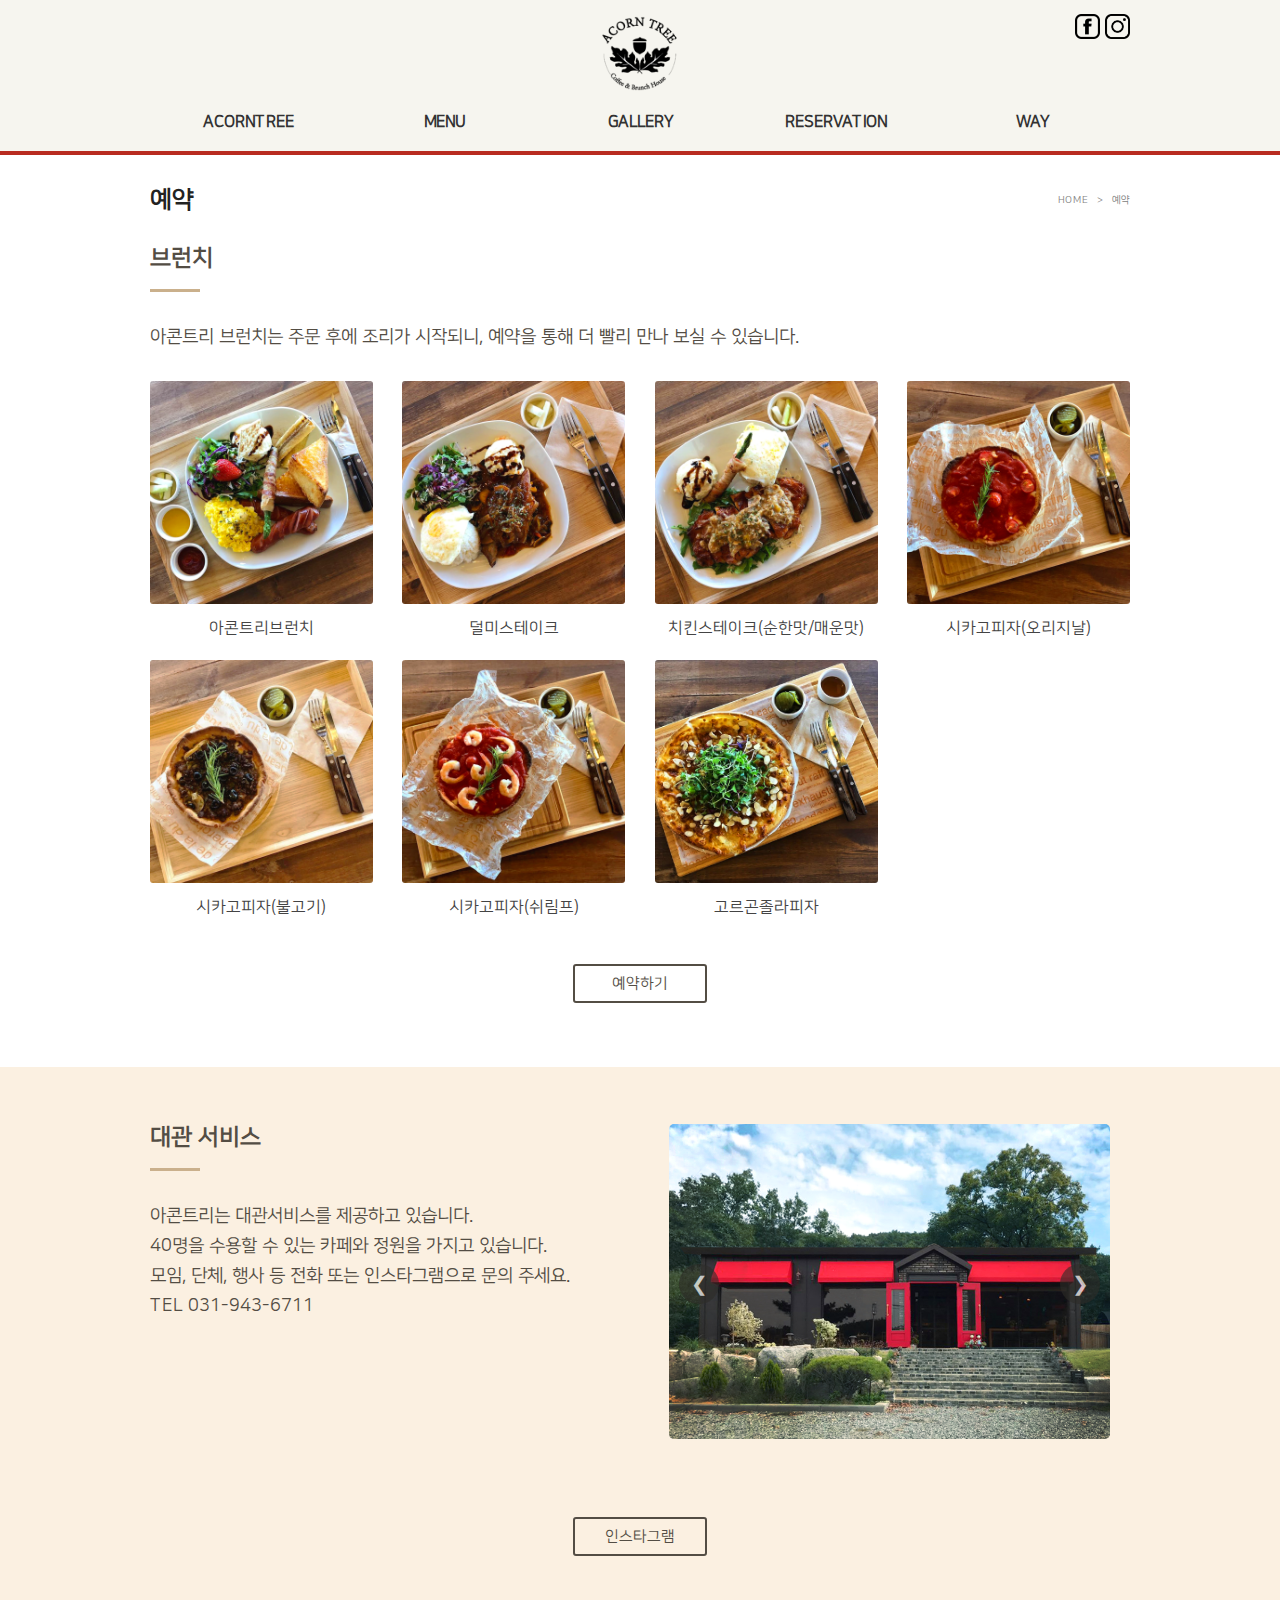
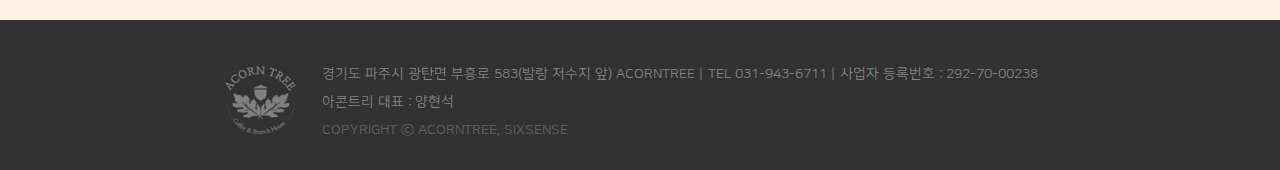
<file: index_order.html>
<!DOCTYPE html>
<html lang="kr">
<head>
  <meta charset="UTF-8">
  <meta name="viewport" content="width=device-width, initial-scale=1.0">
  <meta http-equiv="X-UA-Compatible" content="ie=edge">
  <meta name="format-detection" content="telephone=no, address=no, email=no">
  <title>Acorntree</title>
  <script src=" https://code.jquery.com/jquery-3.4.1.min.js"></script>
  <script src="js/script_acorn_header.js" charset="utf-8"></script>
  <script src="js/script_order.js" charset="utf-8"></script>
  <link rel="stylesheet" href="css/master_order.css">
  <style media="screen">
  @font-face{
    font-family: '나눔스퀘어';
    src: url(font/NanumSquareR.woff)format('woff');
  }
  *{font-family: '나눔스퀘어';}
  </style>
</head>
<body scroll=auto style="overflow-x:hidden">
  <header class="h_header_mb">
    <div class="h_wrap">
      <h1><a href="index_acorn.html"><img class="logo" src="img/logo_90.png" alt=""></a></h1>
      <div class="hb"><a class="ham"><span></span></a></div>
      <div class="hover_back"></div>
      <div class="h_nav">
        <a class="close"><img src="img/x.png" alt=""></a>
        <div class="h_nav_menu">
          <nav>
            <div class="hover_name">
              <div class="h_hover_title"><a href="index_acorn.html">ACORN TREE</a></div>
              <ul class="icon_sns">
                <li><a href="https://www.instagram.com/cafe_acorntree/"><img src="img/insta_w.png" alt=""></a></li>
                <li><a href="https://www.facebook.com/cafeacorntree/"><img src="img/face_w.png" alt=""></a></li>
              </ul>
            </div>
            <ul class="y_h_menu_ul">
              <li class="y_h_menu_li"><a class="h_m_color">HOME</a><span class="h_arrow"></span>
                <ul class="h_hover_ul">
                  <li><a href="index_home.html">아콘트리 소개</a></li>
                </ul>
              </li>
              <li class="y_h_menu_li"><a class="h_m_color">MENU</a><span class="h_arrow"></span>
                <ul class="h_hover_ul">
                  <li><a href="index_coffee.html">음료</a></li>
                  <li><a href="index_brunch.html">브런치</a></li>
                </ul>
              </li>
              <li class="y_h_menu_li"><a class="h_m_color">GALLERY</a><span class="h_arrow"></span>
                <ul class="h_hover_ul">
                  <li><a href="index_gallery.html">갤러리</a></li>
                </ul>
              </li>
              <li class="y_h_menu_li"><a class="h_m_color">ORDER</a><span class="h_arrow"></span>
                <ul class="h_hover_ul">
                  <li><a href="index_order.html">브런치</a></li>
                  <li><a href="index_rent.html">대관 서비스</a></li>
                </ul>
              </li>
              <li class="y_h_menu_li"><a class="h_m_color">WAY</a><span class="h_arrow"></span>
                <ul class="h_hover_ul">
                  <li><a href="index_way.html">오시는 길</a></li>
                </ul>
              </li>
            </ul>
            <div class="h_hover_logo"><img src="img/logo_w.png" alt=""></div>
          </nav>
        </div>
      </div>
    </div>
  </header>

  <header class="h_header_pc">
      <div class="h_wrap_02">
        <h1><a href="index_acorn.html"><img class="logo" src="img/logo_90.png" alt=""></a></h1>
        <nav class="h_nav_pc">
          <ul class="h_h_menu_ul">
            <li class="h_h_menu_li"><a href="index_home.html">ACORNTREE</a></li>
            <li class="h_h_menu_li"><a href="index_coffee.html">MENU</a></li>
            <li class="h_h_menu_li"><a href="index_gallery.html">GALLERY</a></li>
            <li class="h_h_menu_li"><a href="index_order.html">RESERVATION</a></li>
            <li class="h_h_menu_li"><a href="index_way.html">WAY</a></li>
            <ul class="h_hover_subul">
              <li>아콘트리</li>
              <li>메뉴</li>
              <li>갤러리</li>
              <li>예약</li>
              <li>오시는 길</li>
            </ul>
          </ul>
          <div class="hover_back_02">
            <div class="h_hover_box">
              <ul class="h_hover_ul">
                <li><a href="index_home.html">아콘트리 소개</a></li>
              </ul>
              <ul class="h_hover_ul">
                <li><a href="index_coffee.html">음료</a></li>
                <li><a href="index_brunch.html">브런치</a></li>
              </ul>
              <ul class="h_hover_ul">
                <li><a href="index_gallery.html">갤러리</a></li>
              </ul>
              <ul class="h_hover_ul">
                <li><a href="index_order.html">브런치</a></li>
                <li><a href="index_rent.html">대관 서비스</a></li>
              </ul>
              <ul class="h_hover_ul">
                <li><a href="index_way.html">오시는 길</a></li>
              </ul>
              </div>
            </div>
        </nav>
      </div>
      <ul class="icon_sns">
        <li><a href="https://www.instagram.com/cafe_acorntree/"><img src="img/insta.png" alt=""></a></li>
        <li><a href="https://www.facebook.com/cafeacorntree/"><img src="img/face.png" alt=""></a></li>
      </ul>
  </header>

  <!-- 헤더 끝 -->

  <section class="h_section">
    <section class="h_top_text">
      <div class="h_container">
        <div class="h_top_text_content">
          <p class="h_main_text">예약</p>
          <pre>HOME   >   예약</pre>
        </div>
      </div>
    </section>

    <section class="h_brunch">

      <div class="h_brunch_content">
        <div class="h_container">
          <div class="h_text_box">
              <h2>브런치</h2><div class="h_line_deco"></div>
              <p>아콘트리 브런치는 주문 후에 조리가 시작되니, 예약을 통해 더 빨리 만나 보실 수 있습니다.</p>
          </div>
        </div>
        <div class="h_container">
          <div class="h_bh_img_box">
              <ul class="h_menu01">
                <li><div class="h_bh_img">
                  <img src="img/h_brunch_01.png" alt=""></div>
                  <p>아콘트리브런치</p>
                </li>
                <li><div class="h_bh_img">
                  <img src="img/h_brunch_02.png" alt=""></div>
                  <p>덜미스테이크</p>
                </li>
                <li><div class="h_bh_img">
                  <img src="img/h_brunch_03.png" alt=""></div>
                  <p>치킨스테이크(순한맛/매운맛)</p>
                </li>
                <li><div class="h_bh_img">
                  <img src="img/h_brunch_04.png" alt=""></div>
                  <p>시카고피자(오리지날)</p>
                </li>
                <li><div class="h_bh_img">
                  <img src="img/h_brunch_05.png" alt=""></div>
                  <p>시카고피자(불고기)</p>
                </li>
                <li><div class="h_bh_img">
                  <img src="img/h_brunch_06.png" alt=""></div>
                  <p>시카고피자(쉬림프)</p>
                </li>
                <li><div class="h_bh_img">
                  <img src="img/h_brunch_07.png" alt=""></div>
                  <p>고르곤졸라피자</p>
                </li>
              </ul>
          </div>
          <div class="h_bt"><a onclick="open1()">예약하기</a></div>
        </div>
      </div>
    </section>

    <section class="h_rent">
        <div class="h_rent_content">
          <div class="h_container">
            <div class="h_rent_content_wrap">
              <div class="h_text_box">
                <h2>대관 서비스</h2><div class="h_line_deco"></div>
                <p>아콘트리는 대관서비스를 제공하고 있습니다.</p>
                <p>40명을 수용할 수 있는 카페와 정원을 가지고 있습니다.</p>
                <p>모임, 단체, 행사 등 전화 또는 인스타그램으로 문의 주세요.</p>
                <p class="h_tell_hide">TEL 031-943-6711</p>
                <a href="tel:031-943-6711">TEL 031-943-6711</a>
              </div>

              <div class="h_slide_wrap">
                <ul class="h_slide_box">
                  <li class="h_slide h_fade"><img src="img/h_cafe01.png" alt=""></li>
                  <li class="h_slide h_fade" ><img src="img/h_cafe06.png" alt=""></li>
                  <li class="h_slide h_fade" ><img src="img/h_cafe07.png" alt=""></li>
                  <li class="h_slide h_fade" ><img src="img/h_cafe02.png" alt=""></li>
                  <li class="h_slide h_fade" ><img src="img/h_cafe03.png" alt=""></li>
                  <li class="h_slide h_fade" ><img src="img/h_cafe04.png" alt=""></li>
                </ul>
                <div class="h_l_bt"><p class="h_p2">&#10094;</p></div>
                <div class="h_r_bt"><p class="h_p2">&#10095;</p></div>
                </div>

            </div>
            <div class="h_bt"><a onclick="open2()">인스타그램</a></div>
          </div>
        </div>

    </section>

    <section class="y_footer">
      <div class="h_footer_container">
        <div class="y_footer_content">
          <div class="h_footer_logo"><img src="img/logo_w_90.png" alt=""></div>
          <div class="h_footer_text">
            <p>경기도 파주시 광탄면 부흥로 583(발랑 저수지 앞) ACORNTREE | TEL 031-943-6711 | 사업자 등록번호 : 292-70-00238</p>
            <p>아콘트리 대표 : 양현석</p><p class="h_f_p">COPYRIGHT ⓒ ACORNTREE, SIXSENSE</p>
          </div>
        </div>
      </div>
    </section>

  </section>
  <script >
    function open1(){window.open("https://booking.naver.com/booking/6/bizes/280566");}
    function open2(){window.open("https://www.instagram.com/cafe_acorntree/");}
  </script>

</body>
</html>
</file>
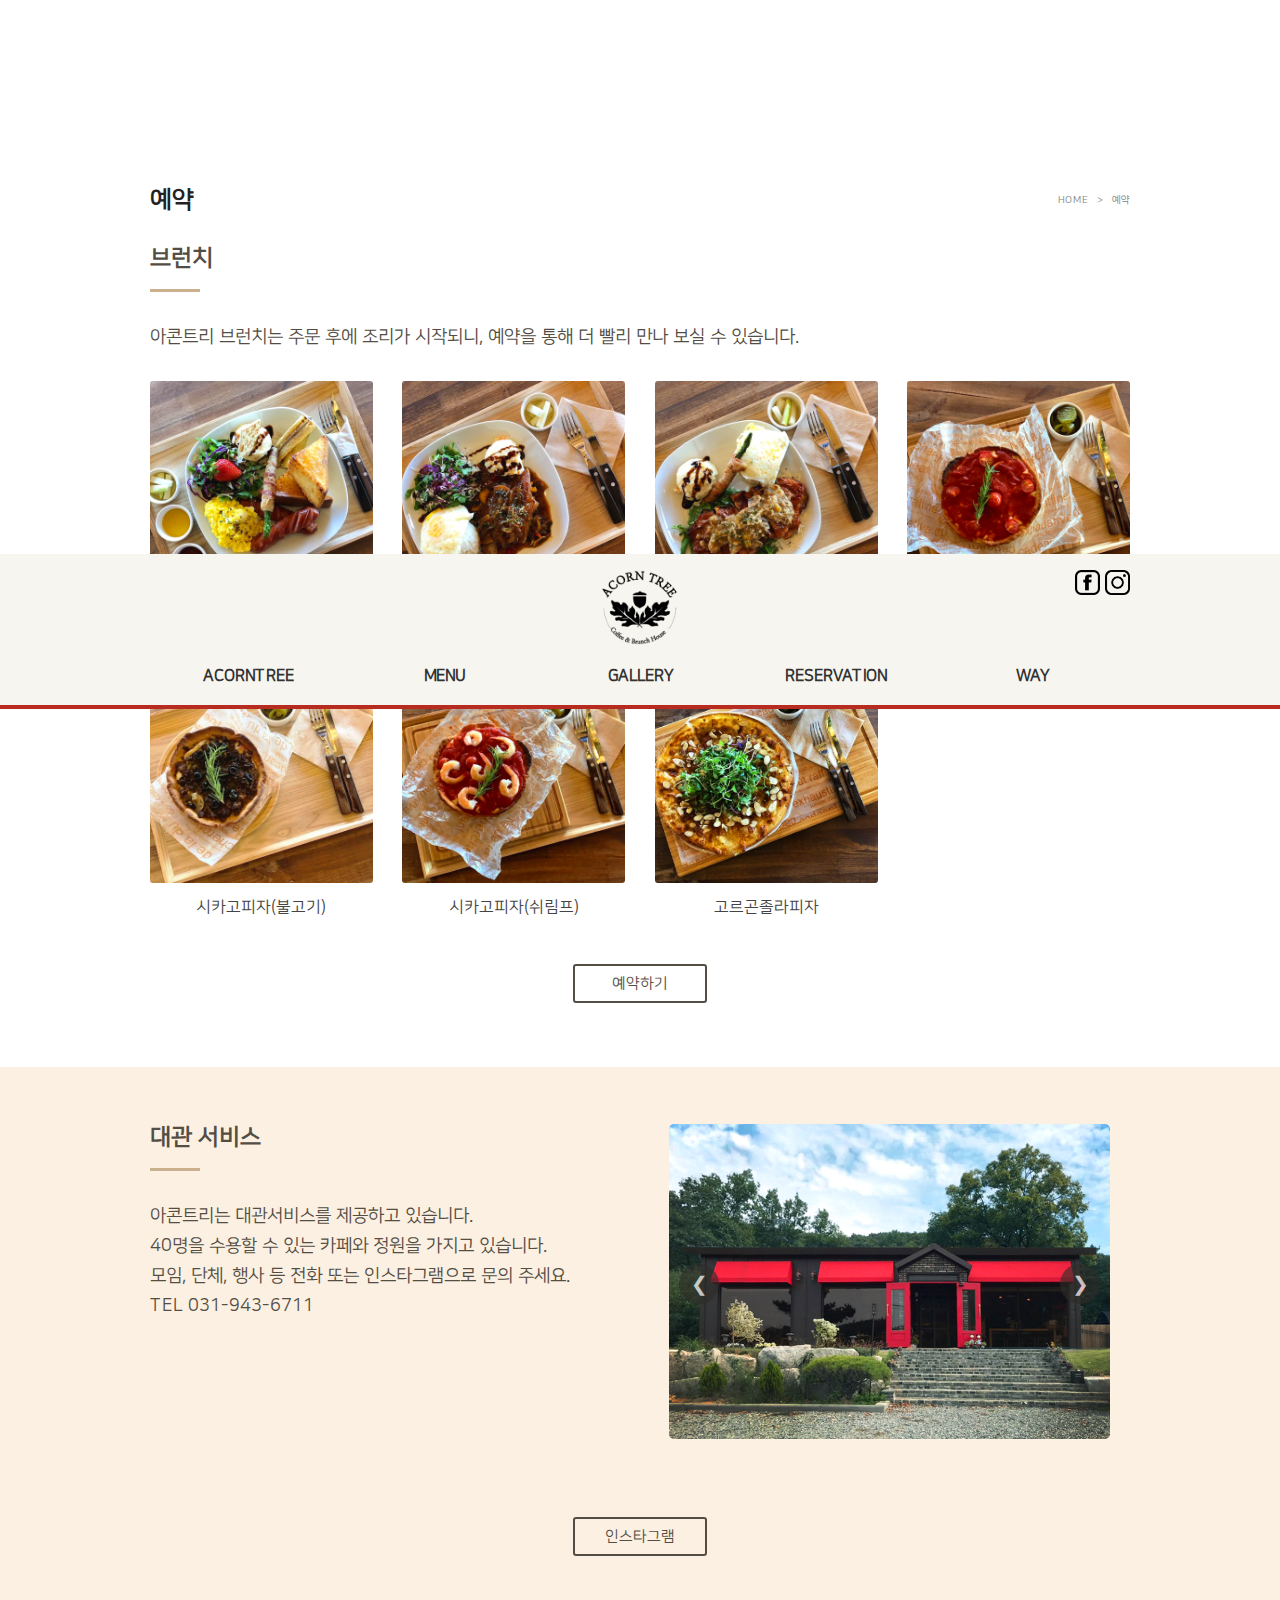
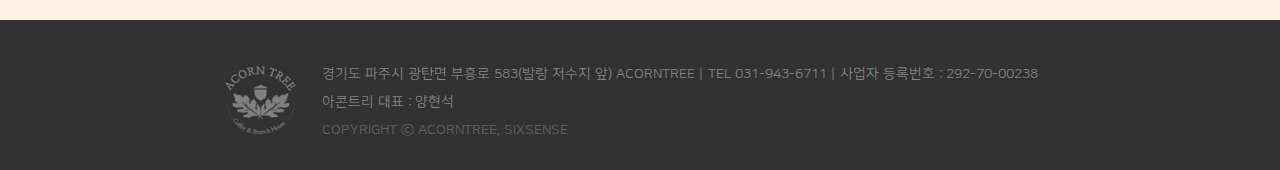
<file: index_rent.html>
<!DOCTYPE html>
<html lang="kr">
<head>
  <meta charset="UTF-8">
  <meta name="viewport" content="width=device-width, initial-scale=1.0">
  <meta http-equiv="X-UA-Compatible" content="ie=edge">
  <meta name="format-detection" content="telephone=no, address=no, email=no">
  <title>Acorntree</title>
  <script src=" https://code.jquery.com/jquery-3.4.1.min.js"></script>
  <script src="js/script_acorn_header.js" charset="utf-8"></script>
  <script src="js/script_rent.js" charset="utf-8"></script>
  <script src="js/script_order.js" charset="utf-8"></script>
  <link rel="stylesheet" href="css/master_rent.css">
  <style media="screen">
  @font-face{
    font-family: '나눔스퀘어';
    src: url(font/NanumSquareR.woff)format('woff');
  }
  *{font-family: '나눔스퀘어';}
  </style>
</head>
<body scroll=auto style="overflow-x:hidden">
  <header class="h_header_mb">
    <div class="h_wrap">
      <h1><a href="index_acorn.html"><img class="logo" src="img/logo_90.png" alt=""></a></h1>
      <div class="hb"><a class="ham"><span></span></a></div>
      <div class="hover_back"></div>
      <div class="h_nav">
        <a class="close"><img src="img/x.png" alt=""></a>
        <div class="h_nav_menu">
          <nav>
            <div class="hover_name">
              <div class="h_hover_title"><a href="index_acorn.html">ACORN TREE</a></div>
              <ul class="icon_sns">
                <li><a href="https://www.instagram.com/cafe_acorntree/"><img src="img/insta_w.png" alt=""></a></li>
                <li><a href="https://www.facebook.com/cafeacorntree/"><img src="img/face_w.png" alt=""></a></li>
              </ul>
            </div>
            <ul class="y_h_menu_ul">
              <li class="y_h_menu_li"><a class="h_m_color">HOME</a><span class="h_arrow"></span>
                <ul class="h_hover_ul">
                  <li><a href="index_home.html">아콘트리 소개</a></li>
                </ul>
              </li>
              <li class="y_h_menu_li"><a class="h_m_color">MENU</a><span class="h_arrow"></span>
                <ul class="h_hover_ul">
                  <li><a href="index_coffee.html">음료</a></li>
                  <li><a href="index_brunch.html">브런치</a></li>
                </ul>
              </li>
              <li class="y_h_menu_li"><a class="h_m_color">GALLERY</a><span class="h_arrow"></span>
                <ul class="h_hover_ul">
                  <li><a href="index_gallery.html">갤러리</a></li>
                </ul>
              </li>
              <li class="y_h_menu_li"><a class="h_m_color">ORDER</a><span class="h_arrow"></span>
                <ul class="h_hover_ul">
                  <li><a href="index_order.html">브런치</a></li>
                  <li><a href="index_rent.html">대관 서비스</a></li>
                </ul>
              </li>
              <li class="y_h_menu_li"><a class="h_m_color">WAY</a><span class="h_arrow"></span>
                <ul class="h_hover_ul">
                  <li><a href="index_way.html">오시는 길</a></li>
                </ul>
              </li>
            </ul>
            <div class="h_hover_logo"><img src="img/logo_w.png" alt=""></div>
          </nav>
        </div>
      </div>
    </div>
  </header>

  <header class="h_header_pc">
      <div class="h_wrap_02">
        <h1><a href="index_acorn.html"><img class="logo" src="img/logo_90.png" alt=""></a></h1>
        <nav class="h_nav_pc">
          <ul class="h_h_menu_ul">
            <li class="h_h_menu_li"><a href="index_home.html">ACORNTREE</a></li>
            <li class="h_h_menu_li"><a href="index_coffee.html">MENU</a></li>
            <li class="h_h_menu_li"><a href="index_gallery.html">GALLERY</a></li>
            <li class="h_h_menu_li"><a href="index_order.html">RESERVATION</a></li>
            <li class="h_h_menu_li"><a href="index_way.html">WAY</a></li>
            <ul class="h_hover_subul">
              <li>아콘트리</li>
              <li>메뉴</li>
              <li>갤러리</li>
              <li>예약</li>
              <li>오시는 길</li>
            </ul>
          </ul>
          <div class="hover_back_02">
            <div class="h_hover_box">
              <ul class="h_hover_ul">
                <li><a href="index_home.html">아콘트리 소개</a></li>
              </ul>
              <ul class="h_hover_ul">
                <li><a href="index_coffee.html">음료</a></li>
                <li><a href="index_brunch.html">브런치</a></li>
              </ul>
              <ul class="h_hover_ul">
                <li><a href="index_gallery.html">갤러리</a></li>
              </ul>
              <ul class="h_hover_ul">
                <li><a href="index_order.html">브런치</a></li>
                <li><a href="index_rent.html">대관 서비스</a></li>
              </ul>
              <ul class="h_hover_ul">
                <li><a href="index_way.html">오시는 길</a></li>
              </ul>
              </div>
            </div>
        </nav>
      </div>
      <ul class="icon_sns">
        <li><a href="https://www.instagram.com/cafe_acorntree/"><img src="img/insta.png" alt=""></a></li>
        <li><a href="https://www.facebook.com/cafeacorntree/"><img src="img/face.png" alt=""></a></li>
      </ul>
  </header>
  <!-- 헤더 끝 -->
  <section class="h_section">
    <section class="h_top_text">
      <div class="h_container">
        <div class="h_top_text_content">
          <p class="h_main_text">예약</p>
          <pre>HOME   >   예약</pre>
        </div>
      </div>
    </section>
    <section class="h_brunch">
      <div class="h_brunch_content">
        <div class="h_container">
          <div class="h_text_box">
              <h2>브런치</h2>
              <div class="h_line_deco"></div>
              <p>아콘트리 브런치는 주문 후에 조리가 시작되니, 예약을 통해 더 빨리 만나 보실 수 있습니다.</p>
          </div>
        </div>
        <div class="h_container">
          <div class="h_bh_img_box">
            <ul class="h_menu01">
              <li><div class="h_bh_img">
                <img src="img/h_brunch_01.png" alt=""></div>
                <p>아콘트리브런치</p>
              </li>
              <li><div class="h_bh_img">
                <img src="img/h_brunch_02.png" alt=""></div>
                <p>덜미스테이크</p>
              </li>
              <li><div class="h_bh_img">
                <img src="img/h_brunch_03.png" alt=""></div>
                <p>치킨스테이크(순한맛/매운맛)</p>
              </li>
              <li><div class="h_bh_img">
                <img src="img/h_brunch_04.png" alt=""></div>
                <p>시카고피자(오리지날)</p>
              </li>
              <li><div class="h_bh_img">
                <img src="img/h_brunch_05.png" alt=""></div>
                <p>시카고피자(불고기)</p>
              </li>
              <li><div class="h_bh_img">
                <img src="img/h_brunch_06.png" alt=""></div>
                <p>시카고피자(쉬림프)</p>
              </li>
              <li><div class="h_bh_img">
                <img src="img/h_brunch_07.png" alt=""></div>
                <p>고르곤졸라피자</p>
              </li>
            </ul>
          </div>
          <div class="h_bt h_start_rent"><a href="https://booking.naver.com/booking/6/bizes/280566">예약하기</a></div>
        </div>
      </div>
    </section>
    <section class="h_rent">
        <div class="h_rent_content">
          <div class="h_container">
            <div class="h_rent_content_wrap">
              <div class="h_text_box">
                <h2>대관 서비스</h2><div class="h_line_deco"></div>
                <p>아콘트리는 대관서비스를 제공하고 있습니다.</p>
                <p>40명을 수용할 수 있는 카페와 정원을 가지고 있습니다.</p>
                <p>모임, 단체, 행사 등 전화 또는 인스타그램으로 문의 주세요.</p>
                <p class="h_tell_hide">TEL 031-943-6711</p>
                <a href="tel:031-943-6711">TEL 031-943-6711</a>
              </div>
              <div class="h_slide_wrap">
                <ul class="h_slide_box">
                  <li class="h_slide h_fade"><img src="img/h_cafe01.png" alt=""></li>
                  <li class="h_slide h_fade" ><img src="img/h_cafe06.png" alt=""></li>
                  <li class="h_slide h_fade" ><img src="img/h_cafe07.png" alt=""></li>
                  <li class="h_slide h_fade" ><img src="img/h_cafe02.png" alt=""></li>
                  <li class="h_slide h_fade" ><img src="img/h_cafe03.png" alt=""></li>
                  <li class="h_slide h_fade" ><img src="img/h_cafe04.png" alt=""></li>
                </ul>
                <div class="h_l_bt"><p class="h_p2">&#10094;</p></div>
                <div class="h_r_bt"><p class="h_p2">&#10095;</p></div>
                </div>
            </div>
            <div class="h_bt"><a href="https://www.instagram.com/cafe_acorntree/">인스타그램</a></div>
          </div>
        </div>
    </section>
    <section class="y_footer">
      <div class="h_footer_container">
        <div class="y_footer_content">
          <div class="h_footer_logo"><img src="img/logo_w_90.png" alt=""></div>
          <div class="h_footer_text">
            <p>경기도 파주시 광탄면 부흥로 583(발랑 저수지 앞) ACORNTREE | TEL 031-943-6711 | 사업자 등록번호 : 292-70-00238</p>
            <p>아콘트리 대표 : 양현석</p><p class="h_f_p">COPYRIGHT ⓒ ACORNTREE, SIXSENSE</p>
          </div>
        </div>
      </div>
    </section>
  </section>
</body>
</html>
</file>
<file: css/master.css>
*{margin: 0;padding: 0;}
li{list-style: none;}
a{cursor: pointer;text-decoration: none;}
body{overflow-x:hidden;}
/* 헤더---------------------------------------------------- */
header{background-color: #ffffff;width: 100%; height: 80px;position: fixed;top:0; left: 0;z-index: 1000;}
  .logo a{color: #384843;}
  .header_container{position: relative;height: 100%;}
  .logo{font-size: 40px; letter-spacing:-0.5px;font-family: 'Roboto_R';position: absolute;left: 0; bottom:50%;transform:translateY(50%);}
  /* 햄버거 */
  .hb{position: absolute;right: 0%;top:50%;transform: translateY(-50%);cursor: pointer;z-index: 1001;}
  .ham{display: block;width: 35px; height: 18px;padding-top: 12px;}
  .ham span{display: block;width: 35px; height: 5px;background-color:#384843;position: relative;}
  .ham span::before{content: "";width:35px; height: 5px; background-color:#384843;position: absolute;left: 0;bottom: -10px;}
  .ham span::after{content: "";width: 35px; height: 5px; background-color:#384843;position: absolute;left: 0;top:-10px;}
  .ham span.on{background-color:#ffffff;}
  .ham span.on::after{background-color:#ffffff;}
  .ham span.on::before{background-color:#ffffff;}
  .main_ul{width: 100%;position: fixed;top: 0; left: 100%;z-index: 1002;}
  .main_ul.on{left: 0;}
  .main_ul .main_li{
   width: 100%; height: calc(100vh / 4);
   position: relative;left: 100%;
   text-align: center;font-size: 50px; font-family: 'Roboto_R';font-weight: 600;
   line-height: calc(100vh / 4);
  }
  .main_li a{color: #ffffff;transition: color 0.2s;}
  .main_li a:hover{color: #000000;}
  .main_li.on{position: relative;left: 0;}
  .li_01{background-color: #9bd1c6;transition: left 0.3s 0.3s ease;}
  .li_02{background-color: #384843;transition: left 0.3s 0.4s ease;}
  .li_03{background-color:  #9bd1c6;transition: left 0.3s 0.5s ease;}
  .li_04{background-color: #384843;transition: left 0.3s 0.6s ease;}
  .m_close{width: 50px;position: absolute;top:28px; right: 6%;z-index: 1001;transition: transform 1s;}
  .m_close img{width: 100%;vertical-align: top;}
  .m_close:hover{transform: rotate(180deg);}
/* home----------------------------------------------------- */
.home,.about,.portfolio,.contact{width: 100%;height: 100vh;max-height: 1290px; min-height: 667px;position: relative;overflow: hidden;}
  .home{background-color: #384843;}
  .home_container{height: 100%;position: relative;}
  .main_box{ position: relative;top:56%;}
  .ani_text_box{color: #ffffff;}
  .ani_text_box span{display: inline-block; font-size: 85px;font-family: 'Roboto_R';opacity: 0;transform: translateY(120%);}
  .color_ex{color: #9bd1c6;}
  .empty{width: 0.6vw;}
  .home.start .ani_text_box span{opacity: 1;transform: translateY(0);}
  .m_br{display: none;}
  .ani_text_box span:nth-child(1){transition: all 0.3s 0.1s ease;}
  .ani_text_box span:nth-child(2){transition: all 0.3s 0.2s ease;}
  .ani_text_box span:nth-child(3){transition: all 0.3s 0.3s ease;}
  .ani_text_box span:nth-child(4){transition: all 0.3s 0.4s ease;}
  .ani_text_box span:nth-child(6){transition: all 0.3s 0.5s ease;}
  .ani_text_box span:nth-child(7){transition: all 0.3s 0.6s ease;}
  .ani_text_box span:nth-child(8){transition: all 0.3s 0.7s ease;}
  .ani_text_box span:nth-child(9){transition: all 0.3s 0.8s ease;}
  .ani_text_box span:nth-child(10){transition: all 0.3s 0.9s ease;}
  .ani_text_box span:nth-child(11){transition: all 0.3s 1.0s ease;}
  .ani_text_box span:nth-child(12){transition: all 0.3s 1.1s ease;}
  .ani_text_box span:nth-child(13){transition: all 0.3s 1.2s ease;}
  .ani_text_box span:nth-child(14){transition: all 0.3s 1.3s ease;}
  .text_home{font-size: 25px;font-family: 'nanumR';color: #ffffff;text-align: left; opacity: 0;transition: opacity 0.5s;transition-delay: 1.4s;}
  .text_home.on{opacity: 1;}
  .home .scroll_img{width: 30px; height: 50px;position: absolute;left: 50%; bottom: 5%;transform:translateX(-50%);border:2px solid #f6f5ef;border-radius: 15px;}
  .scroll_move{
    width: 5px; height: 12px;border-radius: 3px;
    position: relative;;top:5px;left: 50%;transform: translateX(-50%);background-color: #f6f5ef;
    animation-name: scroll_ani;
    animation-duration: 0.8s;
    animation-iteration-count: infinite;
    animation-timing-function: linear;
  }
  @keyframes scroll_ani {
    0%   {top:5px;opacity: 0;}
    50%  {top:15px;opacity: 1;}
    100% {top:25px;opacity: .5;}
  }
  @-webkit-keyframes scroll_ani {
    0%   {top:5px;opacity: 0;}
    50%  {top:15px;opacity: 1;}
    100% {top:25px;opacity: .5;}
  }
/* about--------------------------------------------------- */
.about{background-color: #f6f5ef;}
  .about p,.about a{color: #444;}
  .my_img{width: 50%;}
  .my_img img{width: 100%;}
  .name_box{padding-left: 21px;}
  .name_box .line{width: 23px; height: 2px;margin: 10px 0 20px 0;}
  .name{font-size: 20px; font-family: 'Roboto_M';}
  .k_name{font-size: 25px;font-family: 'nanumB';}
  .line{display: block;width: 38px; height: 3px;background-color: #9bd1c6; margin: 5px 0 10px 0;}
  .text_title{font-size: 16px;font-family: 'Roboto_M';}
  .content_text{font-size: 15px;font-family: 'nanumR';line-height: 19px;}
  .f_text{margin-bottom: 8px;}
  .about_me,.skill,.profile,.education,.work{width: 90%; padding-left: 10%;margin-bottom: 5%;}
  .work{margin-bottom: 0;}
  .more_about_wrap{background-color: #ffffff;width: 100%; height: 100%;position: absolute;top:0;left: 500%;z-index: 3;transition: all 0.5s;}
  .more_about_wrap.on{left: 0;}
  .close_more{width: 31px;position: absolute; top: 0;right: 0;transition: transform 0.5s;}
  .close_more img{width: 100%;}
  .close_more:hover{transform: rotate(180deg); }
  /* 스킬 */
  .skill_box{width: 100%;}
  .skill_box::after{display: block;clear: both;content: "";}
  .left_skill{width: 35%;margin-right: 7%;float: left;}
  .left_skill li,.right_skill li{position: relative;margin-bottom: 3%;}
  .left_skill a{cursor: auto;}
  .right_skill{width: 35%;float: left;}
  .img_skill{width: 30px;vertical-align: top;margin-top: 7px}
  .img_skill_02{width: 30px;vertical-align: top;}
  .back_skill{width:calc( 100% - 50px ); height: 13px;background-color: #c4cac9;position:absolute;bottom: 0;right: 0;}
  .on_skill{width: 0;height: 100%;position:absolute;bottom: 0;left: 0;background-color: #4a938b;transition: all 2s;}
  .skill_01.on{width: 75%;}
  .skill_02.on{width: 70%;}
  .skill_03.on{width: 70%;}
  .skill_05.on{width: 85%;}
  .skill_06.on{width: 85%;}
  .skill_07.on{width: 80%;}
  /* more버튼 */
  .bt_about{display: block;width:115px; height: 38px;margin-top: 3%;border-radius: 1px;overflow: hidden;position: relative;}
  .more_a{display: block;width: 100%;height: 100%;border: 2px solid  #9bd1c6;box-sizing: border-box;text-align: center;line-height: 35px;font-size: 14px; font-family: 'Roboto_M'; transition: color 0.4s;position: relative; z-index: 2;}
  .more_a:hover {color: #f1f9f6;}
  .bt_about > span{position: absolute;display: block;top: -1px;left: -120%;bottom: -1px;width: 120%;background-color: #384843;transform-origin: 0% -50%;transform: skewX(-20deg);transition: left 0.3s cubic-bezier(.57,.21,.69,1.25);z-index:1;}
  .bt_about:hover span{left: 0%;}
  /* more content*/
  .profile .content_text{line-height: 20px;}
  .education ul,.work ul{float: left; margin-right: 40px;}
  .education::after,.work::after{display: block;clear: both;content: "";}
  .education li,.work li{font-size: 15px;font-family: 'nanumR';line-height: 23px;color: #444;}
/* portfolio----------------------------------------------- */
.pf_01,.pf_03,.pf_05{background-color: #9bd1c6;}
  .pf_02,.pf_04{background-color: #f6f5ef;}
  .pf_img_box01,.pf_img_box02{background-color: #f6f5ef;}
  .pf_02 .pf_img_box01{background-color: #54625e;}
  .pf_img_box03{background-color: #54625e;}
  .pf_title_box h3{font-family: 'nanumB';}
  .pf_title_box p{font-family: 'Roboto_M';}
  .sub_info_box p{font-family:'nanumR';}
  .bt_pf{width: 200px;}
  .bt_pf>.more_a{border: 2px solid #384843;}
/* contact------------------------------------------------ */
.contact{background-color: #f6f5ef;}
  .contact p,.contact a{color: #444;}
  .contact_container{height: 100%;}
  .contact_wrap{width: 100%; text-align: right;padding-top: 70px;position: relative;top:50%;transform: translateY(-50%);}
  .contact_wrap::after{display: block;content: '';clear: both;}
  .contact_line{display: block;width:72px; height: 7px; background-color:#9bd1c6;float: right; margin: 24px 0 100px;}
  .contact_title{font-size: 77px;font-family: 'Roboto_M';}
  .contact_info{clear: both;}
  .contact_info p{font-size: 24px;font-family:'nanumR';line-height: 28px;}
  .contact_info p:nth-child(2){font-family:'Roboto_L';}
  .b_ct{float: right;margin: 1.5% 0 7% 0;}
  .contact_bottom_text{width: 100%;clear: both; line-height: 20px;font-size: 13px;font-family: 'nanumR';}
  .contact_bottom_text_02{color: #878787;font-family:'Roboto_L';}
/* top_back----------------------------------------------- */
.top_back{position: fixed;right: 5%; bottom: 4%;z-index: 999; display: none;}
  .top_back a{width: 55px; height: 55px;border-radius: 50%;display: block;border: 1px solid #ffffff;background-color: rgb(0, 0, 0, 0.8);color:#ffffff;font-family: 'nanumL';font-size: 18px;line-height: 58px; text-align: center;}

@media screen and (min-width:1200px){
  .h_container{width: 1200px; margin: 0 auto;}
  /* home----------------------------------------- */
  .text_home{margin-left: 10px;}
  /* about---------------------------------------- */
  .about_container{width: 1920px;height: 100%;position: relative;left: 50%; transform: translateX(-50%);}
    .left_about{width: 744px; height: 100%;position: absolute;left: 0;top: 0;background-color:  #f6f5ef;}
    .left_about_box{width: 384px;position: relative;top:50%;transform: translateY(-40%);float: right;background-color:  #f6f5ef;}
    .name_box{margin-top:20%;height: 115px;}
    .rigth_about{width:1176px;height: 100%;position: absolute;right:0;top: 0;background-color: #ffffff;}
    .rigth_about_box,.more_about_box{width: 816px;position: relative;top:50%;transform: translateY(-45%);float: left;}
  }
@media screen and (min-width:900px){
  /* portfolio------------------------------------ */
  /* 1 */
  .pf_01{}
    .portfolio .h_container{height: 100%;position: relative;}
    .pf_wrap{width: 100%;padding-top: 70px;position: relative;top:50%;transform: translateY(-50%);}
    .pf_wrap::after{display: block;clear: both;content: "";}
    .pf_title_box{width: 49%;height: 100px;position: relative;}
    .pf_line{display: inline-block;width: 20px; height: 100%; background-color: #53615d;}
    .pf_wrap p,.pf_wrap h3,.pf_wrap a{color: #384843;}
    .pf_title_box h3{display: inline;vertical-align:bottom;margin: 0 2% 0 2.5%;;font-size: 30px;}
    .pf_title_box p{display: inline;vertical-align:bottom;font-size: 20px;}
    .pf_sub_box{width: 49%;float: left; margin-top: 3%;position: relative;top:60px; opacity: 0;}
    .pf_sub_box .sub_title{font-size: 20px;font-family: 'nanumB';margin-bottom: 1.5%;}
    .sub_info_box p{display: inline-block;font-size: 16px;}
    .sub_info_01{width: 90px; margin:0 0 0.5% 0;}
    .explan_pf{font-size: 16px;font-family: 'nanumR';margin:5% 0 4% 0;line-height: 20px;}
    .pf_right_box{width: 51%;position: absolute;top:50%; right: 0;transform: translateY(-45%);}
    .pf_img_box{position: relative;width: 80%;padding:10%;border-radius: 8px; overflow: hidden;}
    .pf_img_box img{width: 100%;}
    .pf_img_hover{width: 100%; height: 100%;position: absolute;top:0;left: 0;opacity: 0; transition: all 0.3s;background-color:  rgba(246, 245, 239, 0.8);}
    .pf_img_box a{display: block;width: 100%;height: 100%;}
    .rink_url{font-size: 18px;font-family:'Roboto_L';padding: 2px 0;color: #384843;}
    .pf_right_box p{margin-bottom: 2%;}
    .pf_img_hover>img, .pf_img_hover>p{width: 30%; position: absolute; top:50%; left: 50%;transform:translate(-50%,-50%);}
    .pf_img_hover:hover{opacity: 1;}
    .pf_img_hover>p{width: 100%;font-size: 40px;font-family:'Roboto_B';text-align: center;}
    .back_portfolio_text{position: absolute;bottom: 0; right: 0;}
    .back_portfolio_text p{font-size: 50px; font-family: 'nanumEB'; opacity: 0.2;}
    .back_text_size{letter-spacing: -3.5px;}
  /* 3*/
  .pf_img_box02{position: relative;width: 50%;padding:10% 25% 1.5%;border-radius: 1%; overflow: hidden;}
  /* 4 */
  .pf_img_box03{position: relative;width: 70%;padding:10% 15% 2%;border-radius: 1%; overflow: hidden;}
  /* 5 */
}
@media screen and (min-width:900px) and (max-width:1200px){
  .h_container{width: 96%; margin: 0 auto;}
  /* home----------------------------------------- */
  .ani_text_box{text-align: center;}
  .text_home{text-align: center;}
  /* about---------------------------------------- */
  .about_container{width: 100%;height: 100%;margin: 0 auto;}
    .about_container::after{display: block;clear: both;content: "";}
    .left_about{width: 30%;height: 100%;padding-left: 2%;float: left;background-color:  #f6f5ef;}
    .left_about_box{width: 100%;position: relative;top:50%;transform: translateY(-50%);background-color:  #f6f5ef;}
    .name_box{margin-top:20%;height: 115px;}
    .name{font-size: 20px;}
    .k_name{font-size: 25px;}
    .rigth_about{float: left; position: relative;width: 66%;height: 100%;padding-right: 2%;background-color: #ffffff;}
    .rigth_about_box,.more_about_box{width: 100%;position: relative;top:50%;transform: translateY(-50%);}
    .left_skill{width: 40%;margin-right: 5%;}
    .left_skill li,.right_skill li{margin-bottom: 3%;}
    .close_more{right: 2%;}
    .education ul,.work ul{margin-right: 35px;}
    .education li,.work li{font-size: 14px;line-height: 22px;}
}
@media screen and (max-width:900px){
  body{min-width:320px;}
  .h_container{width: 96%; margin: 0 auto; }
  /* home----------------------------------------- */
  .main_box{ position: relative;top:50%;}
  .home .scroll_img{bottom: 15%;}
  .ani_text_box{text-align: center;}
  .ani_text_box span{font-size: 70px;}
  .text_home{text-align: center;font-size: 20px;margin-top: 1%;}
  /* about---------------------------------------- */
  .about{width: 100%;background-color: #ffffff;overflow: hidden;}
    .about_container{position: relative;top:50%;transform: translateY(-50%);}
    .left_about{padding: 7% 0 6% 0; box-sizing:border-box;width: 100%;background-color:  #f6f5ef;}
    .left_about_box{width: 96%; margin: 0 2%;position: relative;}
    .my_img{width:150px;margin-right: 50px;}
    .my_img img{width: 100%;vertical-align: top;}
    .name_box{position: absolute; top:50%; left: 200px;transform: translateY(-50%);}
    .name_box .line{width: 23px; height: 2px;margin: 8px 0 16px 0;}
    .name{font-size: 19px;}
    .k_name{font-size: 23px; }
    .rigth_about{padding: 5% 0 0 0;position: relative;box-sizing:border-box;background-color: #ffffff;}
    .rigth_about_box,.more_about_box{width: 96%; margin: 0 auto;}
    .about_me,.skill,.profile,.education,.work{width: 100%;padding-left: 0;}
    .more_about_wrap{padding-top: 5%;height: 110%;}
    .close_more{top:2%;right: 2%;}
    .education ul,.work ul{margin-right: 10px;}
    .education li,.work li{font-size: 14px;line-height: 22px;}
  /* portfolio------------------------------------ */
  /* 1 */
  .pf_01{}
    .portfolio .h_container{position: relative;top:50%;transform: translateY(-50%);}
    .pf_wrap{width: 100%;}
    .pf_wrap::after{display: block;clear: both;content: "";}
    .pf_title_box{width: 100%;height: 85px;position: relative;}
    .pf_line{display: inline-block;width: 18px; height: 100%; background-color: #53615d;}
    .pf_wrap p,.pf_wrap h3,.pf_wrap a{color: #384843;}
    .pf_title_box h3{display: inline;vertical-align:bottom;margin: 0 2% 0 2.5%;font-size: 22px;}
    .pf_title_box p{display: inline;vertical-align:bottom;font-size: 17px;}
    .pf_sub_box{width: 100% ;margin: 5.5% 0 5% 0;position: relative;top:40px; opacity: 0;}
    .pf_sub_box .sub_title{font-size: 17px;font-family: 'nanumB';margin-bottom:0.6%;}
    .sub_info_box p{display: inline-block;font-size: 15px;}
    .sub_info_01{width: 70px;margin:0 0 0.1% 0;}
    .sub_info_02{font-size: 13px;}
    .explan_pf{font-size: 15px;font-family:'nanumR';margin:4% 0 2% 0;;line-height: 20px;}
    .pf_right_box{width: 100%;}
    .pf_img_box{position: relative;width: 80%;padding:10%;border-radius: 8px; overflow: hidden;}
    .pf_img_box img{width: 100%;}
    .pf_img_hover{width: 100%; height: 100%;position: absolute;top:0;left: 0;opacity: 0; transition: all 0.3s;background-color:  rgba(246, 245, 239, 0.8);}
    .pf_img_box a{display: block;width: 100%;height: 100%;}
    .rink_url{display: none;}
    .pf_right_box p{margin-bottom: 2%;}
    .pf_img_hover>img,.pf_img_hover>p{width: 30%; position: absolute; top:50%; left: 50%;transform:translate(-50%,-50%);}
    .pf_img_hover:hover{opacity: 1;}
    .pf_img_hover>p{width: 100%;font-size: 30px;font-family:'Roboto_B';text-align: center;}
    .back_portfolio_text{position: absolute;top:1%; right: 0;}
    .back_portfolio_text p{font-size: 20px; font-family: 'nanumEB';opacity: 0.18;}
    .back_text_size{letter-spacing: -1.8px;}
  /* 2 */
  /* 3*/
  .pf_img_box02{position: relative;width: 50%;padding:10% 25% 1.5%;border-radius: 1%; overflow: hidden;}
  /* 4 */
  .pf_img_box03{position: relative;width: 70%;padding:10% 15% 2%;border-radius: 1%; overflow: hidden;}
  /* 5 */
  /* contact------------------------------------------------ */
  .contact_wrap{padding-top: 60px;}
    .contact_title{font-size: 50px;}
    .contact_info p{font-size: 22px;line-height: 28px;}
    .b_ct{margin:2% 0 8% 0;}
    .contact_bottom_text{line-height: 13px;font-size: 10px;}
}
@media screen and (max-width:640px){
  /* 헤더----------------------------------------- */
  header{height: 60px;}
  .logo{font-size: 25px;}
  /* home----------------------------------------- */
  .ani_text_box span{font-size: 55px;}
  .text_home{font-size: 17px;}
  /* about-------------------------------------- */
  /* 사진,이름 */
  .left_about{padding: 5% 0 5% 0;}
  .left_about_box{width: 96%; margin: 0 2%;}
  .my_img{width:100px;margin-right: 25px;}
  .name_box{left: 125px;}
  .name_box .line{width: 23px; height: 2px;margin: 5px 0 10px 0;}
  .name{font-size: 15px;}
  .k_name{font-size: 18px;}
  /* 스킬 */
  .left_skill{width: 46%;margin-right: 8%;}
  .right_skill{width: 46%;}
}
@media screen and (max-width:500px){
  /* 헤더----------------------------------------- */
  .main_ul .main_li{font-size: 40px;}
  .m_close{width: 35px;}
  /* home */
  .home .scroll_img{bottom: 12%;}
  .m_br{display: block;}
  /* about */
  .my_img{width:90px;margin-right: 10px;}
  .name_box{left: 100px;}
  .name{font-size: 14px;}
  .k_name{font-size: 17px;}
  .about_me,.skill,.profile,.education{margin-bottom:10%;}
  .content_text{font-size: 14px;}
  .back_skill{width:calc( 100% - 40px ); height: 11px;}
  /* profile */
  .sub_info_01{margin:0 0 0 0;}
  .explan_pf{margin:6% 0 3% 0;}
  /* contact */
  .contact_line{margin: 24px 0 65px;}
}
@media screen and (max-width:386px){.education li,.work li{font-size: 3.59vw;line-height: 19px;}}
</file>
<file: css/master_baskin.css>
*{margin: 0;padding: 0;}
a{text-decoration: none; cursor: pointer;}
li{list-style: none;}
.h_container{width: 1200px;margin: 0 auto;}
.h_clear::after{display:block;content: "";clear: both;}
/* 헤더------------------------------------------ */
header{
  position: fixed;top: 0;left: 0;
  width: 100%;height: 182px;background-color: #ff7c98;z-index: 1001;
 }
  .h_box{width: 100%; height: 136px;position: relative;}
  .top_small{position: absolute;top:10px; right: 0;}
  .top_small li{float: right;margin-left: 34px;color: #0c0c0c;font-size: 11px;font-family: '나눔스R';}
  .logo{position:absolute;top:50%;left: 50%;transform: translate(-50%,-50%);}
  .logo a{display: block;width: 92px;height: 92px;}
  .logo a img{width: 100%;height: 100%;}
  .h_sns_icon{
    width: 245px; height: 35px;
    position: relative;top:50%;
    transform: translateY(-50%);
    font-size: 0;float: left;
  }
  .h_sns_icon a{
    display: inline-block;
    width: 35px; height: 35px;
    margin-right: 14px;
  }
  .h_sns_icon a img{width: 100%;height: 100%;}
  .h_search{float: right;position: relative;top:50%;transform: translateY(-50%);}
  .h_search_img{display: block;width: 54px;height: 54px;background: url(../img/icon_search.png) no-repeat;}
  .h_search_img.on{background: url(../img/search_close.png) no-repeat;}
  .menu_box{width: 100%; height: 44px;border-bottom: 2px solid #003590;background-color: #ffffff;}
  .login{width: 206px;height: 100%; float: left;line-height: 45px;}
  .login li{float: left;margin-right: 66px;font-size: 14px;font-family: '배스킨_B';}
  .login li:nth-child(2){margin-right: 0;}
  .menu_list_box{width: 994px; height: 100%; float: right;}
  .menu_list{float: left;width: 154px; height: 100%;font-size: 14px;font-family: '배스킨_B';line-height: 45px;text-align: center;color: #0c0c0c;}
  .first_list{width: 224px;}
  .menu_list_a{position: relative;display: inline-block;}
  .hover_color{position: absolute;top: 0;left: 0;width: 0%; height: 100%;text-align: left;overflow: hidden;color:#ff7c98;transition: all 1s;}
  .menu_list_a:hover .hover_color{width: 100%;transition: all 0.7s;}
  /* 리스트 호버 */
  .menu_hover_box{
    width: 100%;height: 258px;
    background-color: #ffffff;overflow: hidden;
    display: none;border-top:1px solid #003590;border-bottom:1px solid #003590;
  }
  .menu_hover_box ul{float: right;text-align:center;margin-top: 30px;}
  .menu_hover_box ul li{width: 154px;line-height: 40px;font-size: 15px;font-family: '나눔스R';color: #0c0c0c;}
  .menu_hover_box_container{height: 100%;position: relative;}
  .happy_app{position: absolute;left: 0;top:59.5px;}
  .flavor_ice{float: right;margin-right: 154px;width: 224px; height: 100%;position: relative;opacity: 0;transition: all 0.5s;transition-delay: 0.5s;}
  .flavor_ice img{width: 70%;position: absolute;top:40px;left: 50%;transform: translateX(-50%);}
  /* 서치클릭 */
  .search_hover_back{
    width: 100%;height: 100vh;
    position: absolute;
    top:182px;right: 0;left:0;bottom: 0;
    display: none;
    background: #000;
  }
  .search_hover_back.on{opacity: 0.5;display: block;}
  .search_hover{
    width: 100%; height: 224px;
    position: absolute;
    top:150px; left: 0;
    background-color: #ffffff;
    display: none;
    opacity: 0.6;
  }
  .left_search_box,.right_search_box{width: 45%;float: left;margin-top: 20px;}
  .search_title{
    width: 120px;font-size: 16px;font-family: '나눔스R';color: #444;
    float: left;line-height: 33px;
  }
  .ice_search_box form,.check_box form{display: inline-block;}
  .ice_name{
    float: left;font-size: 13px;font-family: '나눔스L';color: #444;
    width: 125px; height: 32px; border-radius: 5px;
    border: 1px solid #c7c7c7;outline: none; margin-right: 16px;
  }
  .text_box{
    float: left;padding-left: 10px;
    width: 259px; height: 32px;outline: none;border: none;
    background-color: #ece7e7;
  }
  .check_box{margin:35px 0 25px 0;}
  .check_box form input{
    width: 16px; height: 16px;background: #ffffff;
    margin-right:2px;float: left;
  }
  .check_box span{
    display: inline-block;width: 70px;float: left;
    font-size: 14px;font-family: '나눔스R';color: #444;
  }
  .right_search_box{margin-left: 5%;width: 50%;}
  .tag_search_box{width: 100%;}
  .tag_wrap{width: calc(100% - 120px);float: left;}
  .tag_search_box form{width:100%;}
  .tag_box{width: calc(100% - 10px);margin-bottom: 12px;}
  .text_tag{font-size: 14px;font-family: '나눔스R';color: #444;}
  .text_tag a{margin-left:10px;color:#ff7c98; }
  .button_submit{clear: both; text-align: center;}
  .button_submit button{
    border: none; outline: none;
    width: 145px;height: 37px;background-color:#ff7c98;
    border-radius: 20px;font-size: 16px;font-family: '나눔스R';color: #ffffff;
    cursor: pointer;
  }
/* 메인시작--------------------------------------- */
.main_section{position: relative; top:182px;}
  /* 메인_초코파이----------------------------------- */
  .top_pie_img_wrap{background-color:#C81623;}
    .top_pie_img_wrap>.h_container{height: 150px;position: relative;}
    .top_pie_img{width: 1600px;height: 100%;position: absolute;top:0;left: 50%;transform: translateX(-50%);}
    .back_pie_img{width: 100%;}
    .ice_move{
      width: 148px;position: absolute;top:8px;right: 625px;cursor: pointer;z-index: 1;

      animation-name: ice_ani;
      animation-duration: 1.5s;
      animation-iteration-count: infinite;
      animation-timing-function: linear;
    }
    @keyframes ice_ani {
      0%   {top:8px;}

      50%  {top:15px;}

      100% {top:8px;}
    }
    .click_ice{
      width:62px;height: 62px;border-radius: 50%;
      background-color: rgba(18, 17, 17, 0.6);
      position: absolute;top:50px;right:668px;display: none;
      transition: all 0.8s;z-index: 2;
    }
    .click_ice p{text-align: center;line-height: 62px;color:white;font-family: '배스킨_B';font-size: 14px;letter-spacing: 0.8px;}
    .top_pie_img a:hover .click_ice{display: block;}
  /* 메인_슬라이드---------------------------------- */
  .slide_wrap{width: 100%;height: 698px;position: relative; background-color: white;z-index: 3;}
      .slide_box .slide_ul{width: 100%;height:100%;}
      .slide_box .less_1200{display: none;}
      .slide_li{display: none;width: 100%;height: 100%;position: absolute;top:0;left: 0;}
      .slide_li img{width:1600px;height: 100%;position: absolute;left: 50%;transform: translateX(-50%);}
      .btn_slide .prev,.btn_slide .next{position: absolute;top: 50%; transform: translateY(-50%);}
      .btn_slide .prev{left: 3%;}
      .btn_slide .next{right: 3%;}
      .dot_box{position: absolute;left: 50%; bottom: 20px;transform: translateX(-50%);}
      .dot{
        display: inline-block;
        width: 12px; height: 12px;
        margin: 0 5px; border-radius: 50%;cursor: pointer;
        background-color: rgb(255, 255, 255);
      }
      .dot.active{background-color: rgb(66, 63, 61);}
  /* 이벤트----------------------------------------- */
  .event_wrap{margin-top: 97px; width: 100%; height: 631px;}
    .title{width: 100%; height: 53px;}
    .title p{text-align:center;font-size: 25px;font-family: '배스킨_B';color: #0c0c0c;}
    .left_event,.right_event{width: 578px;height: 578px;float: left;}
    .left_event{margin-right: 44px;}
    .event_li{float: left;width: 289px; height: 289px; position: relative;}
    .event_li img{width: 100%;height: 100%;vertical-align: top;}
    .more_li{background-color: #ff7c98;}
    .more_hover{
      width: 113px; height: 113px; border-radius: 50%;
      background-color: rgba(0, 0, 0, 0.7);
      position: absolute;bottom: 22px; right: 5px;opacity: 0;
      transition:all 0.5s;
    }
    .event_li:hover .more_hover{right: 28px;opacity: 1;}
    .more_hover:hover{background-color: #003590;}
    .more_hover p{
      font-size: 15px;font-family: '나눔스R';font-weight: bold;
      color: #ffffff; text-align: center;line-height: 20px;
      position: relative;top:60%;transform: translateY(-50%);
    }
    .more_li p{
      width: 100%;font-size: 20px;font-family: '배스킨';
      color:#424040; text-align: center;line-height: 30px;position: absolute;top:40%;
    }
  /* 메뉴------------------------------------------- */
  .BR_menu_wrap{margin: 125px 0;height: 1296px;background: url(../img/br_menu_back.png) no-repeat center ;}
   .menu_title{padding-top: 60px;}
   .BR_menu_box{margin-top: 12px;}
   .BR_menu_box>ul::after{display: block;content: "";clear: both;}
   .BR_li{
     float: left; margin:0 44px 81px 0;
     width: 578px; height: 306px;
     background-color: #ffffff;
     border-radius: 10px;
     position: relative;
   }
   .BR_li:nth-child(2n){margin-right: 0;}
   .BR_li h3{font-size: 25px;font-family: '나눔스B';margin: 54px 0 18px 40px;letter-spacing: 1px;}
   .BR_li p{margin-left: 40px;font-size: 18px;font-family: '나눔스R';color: #444;}
   .BR_menu_hover{
     width: 110px; height: 110px;border-radius: 50%;
     background-color: rgba(0, 0, 0, 0.5);position: absolute; opacity: 0;
     bottom: 37px;left: 40px;transition: all 0.5s;
   }
   .BR_menu_hover p{
     text-align: center;margin-left: 0;position: relative;top:55%;transform: translateY(-50%);
     font-size: 20px;font-family: '나눔스B';color: #ffffff;
   }
   .BR_01{color: #ff7c98;}
   .BR_02{color: #fec026;}
   .BR_03{color: #752518;}
   .BR_04{color: #ff8d9a;}
   .BR_05{color: #f592a7;}
   .BR_06{color: #e8669e;}
   .BR_menu_box img{transition: all 0.4s;}
   .ice_01{position: absolute;top:18px;right: 12px;z-index: 1;width: 208px;}
   .ice_02{position: absolute;bottom:-42px;left:213px;}
   .cake{position: absolute;top:83px;right: 13px;width: 261px;}
   .coffee{position: absolute;top:28px;right: 54px;width: 169px;}
   .beverage{position: absolute;top:10px;right: 54px;width: 192px;}
   .dessert{position: absolute;bottom:39px;right: 54px;width: 263px;}
   .gift{position: absolute;top:52px;right:43px;width: 234px;}
   /* 호버 */
   .BR_li:hover .BR_menu_hover{opacity: 1;}
   .BR_li:hover .BR_img{transform:scale(1.05, 1.05);
        -webkit-transform: scale(1.05, 1.05);}
   .BR_menu_hover:hover{background-color: #003590;}
  /* 매장찾기&배달------------------------------------ */
  .BR_store_wrap{
    display: block;width: 100%;height: 478px;
    margin: 0 auto;background: url(../img/store_backimg.png)fixed;
    background-position: center;
    }
    .store_container{position: relative; height: 100%;}
    .BR_store,.BR_order{width: 490px;height: 490px;border-radius: 50%;transition: all 1.5s;opacity: 0;position: absolute;}
    .BR_store{bottom: 61px;left: 88px;background-color: #2a1b17;}
    .BR_order{top: 61px;right: 88px;background-color:#f9f4ec;}
    .BR_store.on,.BR_order.on{transform: rotateY(360deg);opacity: 1;}
    .BR_store p{color: #f7f7f7;text-align:center;}
    .text_title{margin: 141px 0 30px 0;font-size: 25px; font-family: '배스킨_B';text-align:center;}
    .text_01{font-size: 20px; font-family: '배스킨';margin-bottom: 16px;line-height: 25px;}
    .text_02{font-size: 15px;font-family: '배스킨';margin-bottom: 22px;}
    .bt_BR_store{
      display: block; margin: 0 auto;width: 167px; height: 48px;
      border-radius: 10px;border: 3px solid #ff7c98;
    }
    .bt_BR_store a{display: block;width: 100%;height: 100%;}
    .bt_BR_store p{font-size: 18px;font-family: '배스킨_B';line-height: 48px;text-align:center;}
    .BR_order p{color: #444444;}
    .BR_order_img_text_box{margin:0 0 22px 0;position: relative;}
    .delivery_img{margin-left:39px;}
    .BR_order_text_box{position: absolute;top:0;left: 182px;}
  /* sns--------------------------------------------- */
  .sns_wrap{
      margin-top: 125px;width: 100%;
      background-color: red;padding-bottom: 134px;
      background: url(../img/camera.png) no-repeat;
      background-position: right 0 bottom 0;
    }
    .sns_icon_box{margin: 20px 0 60px 0; text-align: center;font-size: 0;}
    .sns_icon_box a{display: inline-block;margin:0 16px;}
    .sns_wrap ul{width: 100%;}
    .sns_wrap ul::after{display: block;content: '';clear: both;}
    .insta_li{position: relative;float: left;width: 22.75%;margin-right:3%;height: auto;border-radius: 5px;overflow: hidden;}
    .insta_li:nth-child(4){margin-right:0;}
    .insta_li img{width: 100%;vertical-align: top;}
    .insta_hover{
      position: absolute;top:0;left: 0;
      background-color: rgba(14, 13, 13, 0.56);
      width: 100%;height: 100%;color: #fcf7f8;
      text-align: center;font-family: '배스킨';
      opacity: 0; transition: all 0.5s;
    }
    .insta_li:hover .insta_hover{opacity: 1;}
    .insta_show{
      display: block;width: 147px;height: 49px;
      background-color: #ff7c98;
      border-radius: 28px; margin: 86px auto 17px;
      line-height: 49px;font-size: 18px;
    }
    .insta_text{font-size: 17px;}
    .insta_like,.insta_comments{
      position: relative;display: inline-block;
      padding-left: 23px;margin-right: 5px;
    }
    .insta_like::before{
      content: '';position: absolute;
      top: 0;left: 0;background: url(../img/heart.png) no-repeat;
      width: 18px; height: 19px;
    }
    .insta_comments::before{
      content: '';position: absolute;top: 0;left: 0;
      background: url(../img/text.png) no-repeat;
      width: 18px; height: 19px;
    }
  /* footer------------------------------------------- */
  footer{width: 100%; height: 398px;}
    .f_box_01{
      width: 100%;height: 68px;
      border-top: 2px solid #cdcdcd;
      position: relative;
    }
    .f_list li{
      display: inline-block;margin-right: 47px;
      font-size: 13px;font-family: '나눔스R';
      line-height: 70px; color: #444;
    }
    .family_site{
      width: 196px;height: 37px;
      position: absolute;right: 0;
      top:50%;transform: translateY(-50%);
    }
    .family_site button{
      width: 100%;height: 100%;border-radius: 5px;border: 1px solid #cdcdcd;box-sizing: border-box;
      background: transparent url(../img/arrow_off.png) no-repeat 100% 0;
      text-align: left;font-size: 12px;font-family: '나눔스R';
      padding-left: 22px; color: #cdcdcd;outline: none;
    }
    .family_site .on{background: transparent url(../img/arrow_on.png) no-repeat 100% 0;}
    .family_site_ul{
      width: 194px;height: 198px;padding: 10px 0;background-color: #ffffff;
      border-radius: 5px 5px 0 0;border: 1px solid #cdcdcd;
      position: absolute;bottom: 32px;display: none;
    }
    .family_site_ul li{
      width: calc( 100% - 25px);height: 22px;padding-left: 25px;line-height: 22px;
      font-family: '나눔스B';font-size: 13px;color: #646464;
    }
    .family_site_ul li:hover{background-color: #dadada;}
    .family_site_ul li a{display: block;width: 100%;height: 100%}
    .f_box_02{width: 100%;height: 93px;text-align: center;background-color: #f9f8f7;}
    .f_box_02 a{line-height: 105px;margin: 0 21px;}
    .f_box_02 a:nth-child(n+4){margin: 0 5px;}
    .f_box_03{text-align: center;}
    .f_box_03 img{margin:52px 0 42px 0;}
    .f_box_03 p{font-size: 11px;font-family: '나눔스R';color:#939090;margin-top: 21px;}
    .f_box_03 pre{font-size: 11px;font-family: '나눔스R';color:#444;line-height: 15px;}
@media screen and (max-width:1200px){
  .top_pie_img_wrap>.h_container{overflow: hidden;}
  .slide_li>a{display:block;width:1200px;height: 100%;margin: 0 auto;position: relative;overflow: hidden;}
  .BR_menu_wrap,.BR_store_wrap,footer,.sns_wrap{width: 1200px;}
}
</file>
<file: css/master_brun.css>
*{margin: 0;padding: 0;}
/* 모바일------------------------------------------ */
@media screen  and (max-width:639px){
  body{min-width:320px;}
  .h_header_pc{display: none;}

  .h_header_mb{
    background-color: #f6f5ef;
    position: fixed;
    left: 0; top:0;
    width: 100%;
    z-index: 99;
  }
  .h_wrap{
    width: 96%; margin: 0 auto;
    position: relative;
  }
  .h_wrap >h1{
   width: 40px; height: 40px;
   padding: 9px 0;
  }
  .logo{width: 100%;height:100%;}
    /* 햄버거 메뉴 */
  .hb{
    position: absolute;
    right: 2%;top:14px;
  }
  .ham{
    display: block;
    width: 30px; height: 18px;
    padding-top: 12px; cursor: pointer;
  }
  .ham span{
    display: block;
    width: 30px; height: 6px; background-color:#534d44;
    position: relative;
    border-radius: 3px;
  }
  .ham span::before{
    content: ""; border-radius: 3px;
    width:30px; height: 6px; background-color:#534d44;
    position: absolute;
    left: 0;bottom: -12px;
  }
  .ham span::after{
    content: ""; border-radius: 3px;
    width: 30px; height: 6px; background-color: #534d44;
    position: absolute;
    left: 0;top:-12px;
  }

  .h_nav{
    float: none;
    width: 70%;
    position: absolute;
    top:0;right:-200%; transition: all 0.6s;
  }
  .hover_back{
    width: 100%; height: 100vh;
    display: none;
    position: fixed;
    top:0;left: 0;
    background-color: rgba(34, 31, 33, 0.8);
    z-index: 2000;
  }
  .h_nav.on {
    display: block;
    top:0;right: -2%;
    width: 70%;
    background-color: #323232;
    z-index: 2001;
  }
  .h_nav_menu{
    height: 100vh;
    overflow-x: hidden;
    overflow-y: auto;
  }
  .hover_name {
    width: 100%;height:58px;
    border-bottom: 2px solid #666968;
    overflow: hidden;
  }
  .h_hover_title{
    width: 60%;
    float: left;
  }
  .h_hover_title a{
    display: block; color:#ffffff;
    font-size:17px; text-decoration: none;
    padding-left:20px; cursor: pointer;
    line-height: 60px; font-weight: bold;
  }
  .icon_sns{
    position: relative;
    top:16.5px;
    width: 40%;height: 25px;
    float: left;
    overflow: hidden;
  }
  .icon_sns li{
    float: right;
    list-style: none;
    width: 25px; height: 25px;
    margin-right: 10px;
  }
  .icon_sns li img{width: 100%;border-radius: 5px;}

  .h_nav .y_h_menu_ul a{
    display: block; color:#ffffff;
    cursor: pointer;
    width: 100%;height: 40px;
    font-size:15px;padding-left: 20px;
    text-decoration: none; font-weight: bold;
  }
  .h_nav .y_h_menu_li{
    list-style: none;
    width: 100%; line-height: 41px;
    border-bottom: 1px solid #666968;
    position: relative;
  }
  .h_arrow {
    display: block;
    width: 15px; height: 9px;
    position: absolute;
    top:15.5px; right: 10px;
    background: url("../img/arrow_down_m.png") no-repeat;
  }
  .h_arrow.on{background: url("../img/arrow_up_m.png")no-repeat;}

  .h_nav .h_hover_ul{
    display: none;
  }
  .h_nav .h_hover_ul li{
    list-style: none;
    border-bottom: 1px solid #323232;
    background-color: #f6f5ef;
    font-size:15px;
  }
  .h_nav .h_hover_ul li a{
    color:#323232; padding-left: 30px;
  }
  .h_nav .close{
    width: 20px; height: 20px;
    padding: 4px; cursor: pointer;
    position: absolute;
    left:-40px;top:15px;
    transition: all 1.3s;
  }
  .h_nav .close:hover{
    transform: rotate(180deg);
  }
  .h_nav .close img{width: 100%; height: 100%;}
  .h_hover_logo{padding:20% 25%; width: 50%;}
  .h_hover_logo img{width: 100%; height: 100%;}

  /* 탑 제목---------------------------------- --------*/
  .h_top_text_content{
    height: 60px;
    position: relative;
  }
  .h_top_text_content > p{
    width: auto; color:#222222;
    line-height: 60px;
    font-size: 23px;
    font-weight: bold;
  }
  .h_top_text_content pre{display: none;}

  /* 헤더부문 */
  .i_r_section{position: relative;top:58px;}

  .h_container{
    width: 96%; margin: 0 auto;
    /* background-color: orange; */
  }
  .i_brunch_text{
    width: 180px;height: 40px;
    text-align: center;
    position: relative;
    margin: 0 auto;
    border-bottom: 2px solid #676157;
    margin-bottom: 7%;
  }
  .i_brunch_text p{font-size: 28px;color:#534d44; letter-spacing:1px;}
  .h_menu01,.h_menu02{width: 100%;}
  .h_menu01::after{
    content: "";
    clear: both;
    display: block;
  }
  .h_menu02::after{
    content: "";
    clear: both;
    display: block;
  }
  .h_menu01 li, .h_menu02 li{
    list-style: none;
    width: 49.25%;
    height: auto;
    float: left;
    margin-right:1.5%;
  }
  .h_menu01 li{margin-bottom: 7%;}
  .h_menu01 li:nth-child(2n){margin-right: 0;}
  .h_menu02 li:nth-child(2n){margin-right: 0;}

  .h_bh_img {
    width: 100%; height: auto;
    overflow: hidden; border-radius: 3px;
   }
  .h_bh_img img{
    vertical-align: top;
    width: 100%; height: auto;
    transition: transform 0.3s;
    -webkit-transition: -webkit-transform 1s;
  }
  .h_bh_img img:hover{
    transform:scale(1.1, 1.1);
    -webkit-transform: scale(1.1, 1.1);
  }
  .h_bh_img_box li p{
    width: 100%; color:#444;
    font-size: 14px;
    text-align: center;
  }
  .h_bh_img_box h3{
    padding: 7% 0;
    width: 100%; color:#444;
    font-size: 14px;text-align: center;
  }
  .h_menu02 h3{margin-bottom: 3%;}
  .h_b_t_s{padding-bottom:  5%;}
  .i_section{margin-bottom: 5%;}
  .h_top{margin-top: 5%;}

  /* 푸터------------------------------------------------- */
  .y_footer{
    height: 130px;
    background-color: rgb(50, 50, 50);
  }
  .h_footer_container{
    width: 96%; margin: 0 auto;
  }
  .y_footer_content{
    width:90%;
    margin: 0 auto;
  }
  .y_footer_content:after{
    content: "";
    display: block;
    clear:both;
  }
  .h_footer_logo{
    margin-top: 32px;
    width: 10%;
    float: left;
  }
  .h_footer_logo img{
    width: 100%; height: 100%;
  }
  .h_footer_text{ width: 87%;
    float: left;
    margin-top: 30px;
    color:#808080; padding-left: 3%;
    line-height: 18px; font-size: 10px;
  }
}




















@media screen and (min-width:640px) and (max-width:999px){
  .h_header_pc{display: none;}
  .h_header_mb{
    background-color: #f6f5ef;
    position: fixed;
    left: 0; top:0;
    width: 100%;
    z-index: 99;
  }
  .h_wrap{
    width: 96%; margin: 0 auto;
    position: relative;
  }
  .h_wrap >h1{
   width: 40px; height: 40px;padding: 9px 0;}
  .logo{width: 100%;height:100%;}

    /* 햄버거 메뉴 */
  .hb{
    position: absolute;
    right: 2%;top:14px;
  }
  .ham{
    display: block;
    width: 30px; height: 18px;
    padding-top: 12px;cursor: pointer;
  }
  .ham span{
    display: block;
    width: 30px; height: 6px;background-color:#534d44;
    position: relative;
    border-radius: 3px;
  }
  .ham span::before{
    content: ""; border-radius: 3px;
    width:30px; height: 6px; background-color:#534d44;
    position: absolute;
    left: 0;bottom: -12px;
  }
  .ham span::after{
    content: ""; border-radius: 3px;
    width: 30px; height: 6px; background-color:#534d44;
    position: absolute;
    left: 0;top:-12px;
  }
  .h_nav{
    float: none;
    width: 70%;
    position: absolute;
    top:0;right:-200%; transition: all 0.6s;
  }
  .hover_back{
    width: 100%; height: 2000px;
    display: none;
    position: fixed;
    top:0;left: 0;
    background-color: rgba(34, 31, 33, 0.8);
    z-index: 2000;
  }
  .h_nav.on {
    right: -2%;
    width: 70%;
    background-color: #323232;
    z-index: 2001;
  }
  .h_nav_menu{
    height: 100vh;
    overflow-x: hidden;
    overflow-y: auto;
  }
  .hover_name{
    width: 100%;
    height:70px;
    color:#ffffff;
    border-bottom: 2px solid #666968;
  }
  .h_hover_title{
    width: 60%; float: left;
  }
  .h_hover_title a{
    display: block; color:#ffffff;
    font-size:20px; text-decoration: none;
    padding-left:20px; cursor: pointer;
    line-height: 72px; font-weight: bold;
  }
  .icon_sns{
    position: relative;
    top:20px;
    width: 40%;
    float: left;
  }
  .icon_sns li{
    float: right;
    list-style: none;
    width: 30px; height: 30px;
    margin-right: 15px;
  }
  .icon_sns li img{width: 100%;border-radius: 5px;}

  .h_nav .y_h_menu_ul a{
    display: block; color:#ffffff;
    cursor: pointer;
    width: 100%;height: 60px;
    font-size:20px;padding-left: 20px;
    text-decoration: none; font-weight: bold;
  }
  .h_nav .y_h_menu_li{
    list-style: none;
    width: 100%;
    line-height: 61px;
    border-bottom: 1px solid #666968;
    position: relative;
  }
  .h_arrow {
    display: block;
    width: 18px; height: 11px;
    position: absolute;
    top: 24.5px;right: 15px;
    background: url("../img/arrow_down_t.png")  no-repeat;
  }
  .h_arrow.on{background: url("../img/arrow_up_t.png") no-repeat;}
  .h_nav .h_hover_ul{display: none;}
  .h_nav .h_hover_ul li{
    list-style: none;
    width: 100%;
    border-bottom: 1px solid #323232;
    background-color: #f6f5ef;
    font-size:15px;
  }
  .h_nav .h_hover_ul li a{
    color:#323232; padding-left: 30px;
  }
  .h_nav .close{
    width: 24px; height: 24px;
    padding: 2px; cursor: pointer;
    position: absolute;
    left:-43px;top:22px;
    transition: all 1.3s;
  }
  .h_nav .close:hover{
    transform: rotate(180deg);
  }
  .h_nav .close img{width: 100%; height: 100%;}
  .h_hover_logo{padding:20% 25%; width: 50%;}
  .h_hover_logo img{width: 100%; height: 100%;}

    /* 탑 제목---------------------------------- --------*/
    .h_top_text_content{
     height: 90px;
     position: relative;
    }
    .h_top_text_content > p{
      width: auto; color:#222222;
      line-height: 90px;
      font-size: 23px;
      font-weight: bold;
    }
    .h_top_text_content pre{
      position: absolute;
      top:0;right: 0;
      line-height: 90px;
      color:gray;
      font-size: 10px;
    }
  /* 헤더부문 */

  .i_r_section{position: relative;top:58px;}
  .h_container{
    width: 96%; margin: 0 auto;
    /* background-color: orange; */
  }
  .i_brunch_text{
    width: 200px;
    height: 35px;
    text-align: center;
    position: relative;
    margin: 0 auto;
    border-bottom: 2px solid #676157;
    margin-bottom: 5%;
  }
  .i_brunch_text p{font-size: 28px;color:#534d44; letter-spacing:1px;}
  .h_menu01{width: 100%;}
  .h_menu01::after{
    content: "";
    clear: both;
    display: block;
  }
  .h_menu02::after{
    content: "";
    clear: both;
    display: block;
  }
  .h_menu01 li{
  list-style: none;
  width: 28%;
  height: auto;
  float: left;
  margin-right:8%;
  /* background-color: green; */
  }
  .h_menu01 li:nth-child(3n){margin-right: 0;}
  .h_menu02 li{position: relative;
    list-style: none;
    width: 22.75%;
    float: left;
    margin-right:3%;
  }
  .h_menu02 li:nth-child(4){margin-right: 0;}

  .h_bh_img {
    width: 100%; height: auto;
    overflow: hidden; border-radius: 3px;
   }
  .h_bh_img img{
    vertical-align: top;
    width: 100%; height: auto;
    transition: transform 0.3s;
    -webkit-transition: -webkit-transform 1s;
  }
  .h_bh_img img:hover{
    transform:scale(1.1, 1.1);
    -webkit-transform: scale(1.1, 1.1);
  }
  .h_bh_img_box li p{
    width: 100%; color:#444;
    font-size: 13px;
    text-align: center;
  }
  .h_bh_img_box h3{ color:#444;
    padding: 6% 0;
    font-size: 15px;text-align: center;
    width: 100%; color:#444;
  }
  .h_b_t_s{padding-bottom:  5%;}
  .i_section{margin-bottom: 5%;}
  .h_top{margin-top: 5%;}


  .y_footer{
    height: 150px;
    background-color: rgb(50, 50, 50);
  }
  .h_footer_container{
    width: 96%; margin: 0 auto;
  }
  .y_footer_content{
    width:90%; margin: 0 auto;
  }
  .y_footer_content:after{
    content: "";
    display: block;
    clear:both;
  }
  .h_footer_logo{
    margin-top: 40px;
    width: 8%;
    float: left;
  }
  .h_footer_logo img{
    width: 100%; height: 100%;
  }
  .h_footer_text{ width: 88%;
    float: left;
    margin-top: 35px;
    color:#808080; padding-left: 4%;
    line-height: 25px; font-size: 12px;
  }
  .h_f_p{
    color: #606060;
  }
}

















@media screen and (min-width:1000px){
  .h_header_mb{display: none;}

  .h_header_pc{
    position: fixed;
    width: 100%;
    position: fixed;
    left: 0; top:0;
    background-color: #f6f5ef;
    border-bottom: 4px solid #b82b20;
    height: 151px;
    z-index: 99;
  }
  .h_wrap_02{width: 980px; margin: 0 auto;}
  .h_wrap_02 >h1{
    width: 75px; height: 75px;
    position: relative;
    left: 50%;
    transform: translateX(-50%);
    padding: 16px 0 12px 0;
  }
  .logo{width: 100%;height:100%;}

  .h_nav_pc .h_h_menu_ul{
    text-align: center;
    width: 100%; height: 48px;
    font-weight: bold;
  }
  .h_nav_pc .h_h_menu_ul::after{
    content: "";
    clear: both;
    display: block;
  }
  .h_nav_pc .h_h_menu_li{
    float: left; list-style: none;
    width: 196px;
    height: 38px;
    font-size: 16px;
    padding-top: 10px;
  }
  .h_h_menu_li a{
    text-decoration: none;
    color:#323232;
    cursor: pointer;
    display: block;
    width: 100%;height: 100%;
  }
  .h_nav_pc .h_h_menu_li:hover a{color:#b82b20;}

  /* 메뉴호버 */
  .h_hover_subul{
    width: 980px;height: 20px;
    text-align: center;
    position: absolute;
    top:131px;
    display: none;
  }
  .h_hover_subul li{
    float: left;
    list-style: none;
    font-size: 11px;
    width: 196px;height: 20px;
    color: #787878;
    line-height: 20px;
  }
  .hover_back_02{
    display: none;
    position: absolute;
    top:151px;left: 0;
    width: 100%;height: 110px;
    background-color: #323232;
  }

  .h_hover_box{
    width: 980px;
    height: 100%;
    position: absolute;
    left:50%;
    transform: translateX(-50%);
  }
  .h_hover_box .h_hover_ul {
    width: 196px;
    float: left;
    text-align: center;font-weight: bold;
  }
  .h_hover_ul li{
    list-style: none;
    width: 100%;
    height: 50px;
    line-height: 50px;
    font-size: 14px;
  }
  .h_hover_ul li:hover a{color:#b82b20;}

  .h_hover_ul a{
    color: #f5ede3;
    text-decoration: none;
    cursor: pointer;
    padding: 10px;
  }
  .icon_sns{
    width: 980px;
    position: absolute;
    top:0;left: 50%;
    transform: translateX(-50%);
  }
  .icon_sns li{
    float: right;
    list-style: none;
    margin-left: 5px;
    width: 25px; height: 25px;
    margin-top: 16px;
  }
  .icon_sns img{width: 100%;height: 100%;}
    /* 탑 제목---------------------------------- --------*/
    .h_top_text_content{
     height: 90px;
     position: relative;
    }
    .h_top_text_content  p{
      width: auto; color:#222222;
      line-height: 90px;
      font-size: 24px;
      font-weight: bold;
    }
    .h_top_text_content pre{
      position: absolute;
      top:0;right: 0;
      line-height: 90px;
      color:gray;
      font-size: 10px;
    }

  /* 헤더부문 */
    .i_r_section{position: relative;top:155px;}

    .h_container{
      width: 980px; margin: 0 auto;
      /* background-color: orange; */
    }
    .i_brunch_text{
      width: 200px;
      height: 40px;
      text-align: center;
      position: relative;
      margin: 0 auto;
      border-bottom: 2px solid #676157;
      margin-bottom: 5%;
    }
    .i_brunch_text p{font-size: 30px;color:#534d44; letter-spacing:1px;}
    .h_menu01{width: 100%;}
    .h_menu01::after{
      content: "";
      clear: both;
      display: block;
    }
    .h_menu02::after{
      content: "";
      clear: both;
      display: block;
    }
    .h_menu01 li{
    list-style: none;
    width: 28%;
    height: auto;
    float: left;
    margin-right:8%;
    /* background-color: green; */
    }
    .h_menu01 li:nth-child(3n){margin-right: 0;}
    .h_menu02 li{position: relative;
      list-style: none;
      width: 22.75%;
      float: left;
      margin-right:3%;
    }
    .h_menu02 li:nth-child(4){margin-right: 0;}

    .h_bh_img {
      width: 100%; height: auto;
      overflow: hidden; border-radius: 3px;
     }
    .h_bh_img img{
      vertical-align: top;
      width: 100%; height: auto;
      transition: transform 0.3s;
      -webkit-transition: -webkit-transform 1s;
    }
    .h_bh_img img:hover{
      transform:scale(1.1, 1.1);
      -webkit-transform: scale(1.1, 1.1);
    }
    .h_bh_img_box li p{
      width: 100%; color:#444;
      font-size: 14px;
      text-align: center;
    }
    .h_bh_img_box h3{ color:#444;
      padding: 6% 0;
      font-size: 16px;text-align: center;
    }
    .h_b_t_s{padding-bottom:  5%;}
    .i_section{margin-bottom: 5%;}
    .h_top{margin-top: 50px;}


  .y_footer{
    height: 150px;
    background-color: rgb(50, 50, 50);
  }
  .h_footer_container{
    width: 980px; margin: 0 auto;
  }
  .y_footer_content{
    width: 90%; margin: 0 auto;
  }
  .y_footer_content:after{
    content: "";
    display: block;
    clear:both;
  }
  .h_footer_logo{
    margin-top: 45px;
    padding-left: 3%;
    width: 8%;float: left;
  }
  .h_footer_logo img{
    width: 100%;
  }
  .h_footer_text{ width: 86%;
    float: left; margin-top: 40px;
    color:#808080; padding-left: 3%;
    line-height: 28px; font-size: 14px;
  }
  .h_f_p{
    color: #606060;
  }
}
</file>
<file: css/master_coffee.css>
*{  margin: 0; padding: 0;}
@media screen and (max-width:639px){
  body{min-width:320px;}
  .h_header_pc{display: none;}

  .h_header_mb{
    background-color: #f6f5ef;
    position: fixed;
    left: 0; top:0;
    width: 100%;
    z-index: 99;
  }
  .h_wrap{
    width: 96%; margin: 0 auto;
    position: relative;
  }
  .h_wrap >h1{
   width: 40px; height: 40px;
   padding: 9px 0;
  }
  .logo{width: 100%;height:100%;}
    /* 햄버거 메뉴 */
  .hb{
    position: absolute;
    right: 2%;top:14px;
  }
  .ham{
    display: block;
    width: 30px; height: 18px;
    padding-top: 12px; cursor: pointer;
  }
  .ham span{
    display: block;
    width: 30px; height: 6px; background-color:#534d44;
    position: relative;
    border-radius: 3px;
  }
  .ham span::before{
    content: ""; border-radius: 3px;
    width:30px; height: 6px; background-color:#534d44;
    position: absolute;
    left: 0;bottom: -12px;
  }
  .ham span::after{
    content: ""; border-radius: 3px;
    width: 30px; height: 6px; background-color: #534d44;
    position: absolute;
    left: 0;top:-12px;
  }

  .h_nav{
    float: none;
    width: 70%;
    position: absolute;
    top:0;right:-200%; transition: all 0.6s;
  }
  .hover_back{
    width: 100%; height: 100vh;
    display: none;
    position: fixed;
    top:0;left: 0;
    background-color: rgba(34, 31, 33, 0.8);
    z-index: 2000;
  }
  .h_nav.on {
    display: block;
    top:0;right: -2%;
    width: 70%;
    background-color: #323232;
    z-index: 2001;
  }
  .h_nav_menu{
    height: 100vh;
    overflow-x: hidden;
    overflow-y: auto;
  }
  .hover_name {
    width: 100%;height:58px;
    border-bottom: 2px solid #666968;
    overflow: hidden;
  }
  .h_hover_title{
    width: 60%;
    float: left;
  }
  .h_hover_title a{
    display: block; color:#ffffff;
    font-size:17px; text-decoration: none;
    padding-left:20px; cursor: pointer;
    line-height: 60px; font-weight: bold;
  }
  .icon_sns{
    position: relative;
    top:16.5px;
    width: 40%;height: 25px;
    float: left;
    overflow: hidden;
  }
  .icon_sns li{
    float: right;
    list-style: none;
    width: 25px; height: 25px;
    margin-right: 10px;
  }
  .icon_sns li img{width: 100%;border-radius: 5px;}

  .h_nav .y_h_menu_ul a{
    display: block; color:#ffffff;
    cursor: pointer;
    width: 100%;height: 40px;
    font-size:15px;padding-left: 20px;
    text-decoration: none; font-weight: bold;
  }
  .h_nav .y_h_menu_li{
    list-style: none;
    width: 100%; line-height: 41px;
    border-bottom: 1px solid #666968;
    position: relative;
  }
  .h_arrow {
    display: block;
    width: 15px; height: 9px;
    position: absolute;
    top:15.5px; right: 10px;
    background: url("../img/arrow_down_m.png") no-repeat;
  }
  .h_arrow.on{background: url("../img/arrow_up_m.png")no-repeat;}

  .h_nav .h_hover_ul{
    display: none;
  }
  .h_nav .h_hover_ul li{
    list-style: none;
    border-bottom: 1px solid #323232;
    background-color: #f6f5ef;
    font-size:15px;
  }
  .h_nav .h_hover_ul li a{
    color:#323232; padding-left: 30px;
  }
  .h_nav .close{
    width: 20px; height: 20px;
    padding: 4px; cursor: pointer;
    position: absolute;
    left:-40px;top:15px;
    transition: all 1.3s;
  }
  .h_nav .close:hover{
    transform: rotate(180deg);
  }
  .h_nav .close img{width: 100%; height: 100%;}
  .h_hover_logo{padding:20% 25%; width: 50%;}
  .h_hover_logo img{width: 100%; height: 100%;}

  /* --------------------------------------------------------- */
  /* 헤더부문 */
  .i_section{
    width: 100%;
    position: relative;
    left: 50%;
    transform: translateX(-50%);
    top:60px;
  }
  /* 탑 제목---------------------------------- --------*/
  .h_top_text_content{
   height: 60px;
   /* background-color: blue; */
   position: relative;
   width: 95%;
   margin: 0 auto;
  }
  .h_top_text_content > p{
    width: auto;
    line-height: 60px;
    font-size: 24px;
    font-weight: bold;
  }
  .h_top_text_content pre{
    display: none;
  }
  /* 탑 제목---------------------------------- --------*/
  .i_coffee_text{
    width: 80%; height: 12vw;
    left: 50%;
    transform: translateX(-50%);
    position: relative;
    /* background-color: red; */
    border-bottom: 2px solid #676157;
    text-align: center;
    line-height: 12vw;
    margin-top: 5%;
  }
  .i_coffee_text p{
    font-size: 30px;
    color:#534d44;
  }
  .i_list{
    width: 100%;
    font-size: 0;
    position: relative;
    left: 50%;
    transform: translateX(-50%);
    margin-top: 20%;
    text-align: center;
  }
  .i_list > li{
    width: 55%;
    display: inline-block;
    /* background-color: red; */
    text-align: center;
    margin-bottom: 20%;
  }
  .i_coffee_img1{
    width: 40%;
    position: relative;
    display: inline-block;
    /* background-color: red; */
  }
  .i_coffee_img1 img{
    width: 100%;
  }
  .i_coffee_img2{
    width: 40%;
    position: relative;
    display: inline-block;
    /* background-color: red; */
  }
  .i_coffee_img2 img{
    width: 100%;
  }
  .i_coffee_img3{
    width: 40%;
    position: relative;
    display: inline-block;
    /* background-color: red; */
  }
  .i_coffee_img3 img{
    width: 100%;
  }
  .i_s_text{
    height: 30px;
    position: relative;
    line-height: 30px;
    margin: 8% 0 8% 0;
  }
  .i_s_text p{
    font-size: 20px;color:#444;
  }
  .i_ncoffee_img1{
    width: 60%;
    position: relative;
    display: inline-block;
    /* background-color: red; */
    right: 11%;
  }
  .i_ncoffee_img1 img{
    width: 100%;
  }
  .i_ncoffee_img2{
    width: 50%;
    position: relative;
    display: inline-block;
    /* background-color: red; */
    left: 2%;
  }
  .i_ncoffee_img2 img{
    width: 100%;
  }
  .i_ncoffee_img3{
    width: 40%;
    position: relative;
    display: inline-block;
    /* background-color: red; */
  }
  .i_ncoffee_img3 img{
    width: 100%;
  }
  .i_menu_wrap{
    width: 100%;
    background-color: #fbf0e1;
    margin-top: 15%;
    position: relative;
    left: 50%;
    transform: translateX(-50%);
    overflow: hidden;
    font-size: 0;
  }

  .i_menu{
    width: 98%;
    /* background-color: pink; */
    position: relative;
    left: 50%;
    transform: translateX(-50%);
    text-align: center;
  }
  .i_menu > li{
    display: inline-block;
    vertical-align: top;
    width: 43%;
    margin: 0 3.5% 0 3.5%;
  }
  .i_menu1{
    width: 100%;
    position: relative;
    /* background-color: red; */
    margin: 20% 0 20% 0;
  }
  .i_m_nav{
    list-style: none;
    width: 100%;
    height: 22px;
    margin-top: 1vw;
    position: relative;
    line-height: 22px;
    font-size: 14px;
    /* font-weight: bold; */
    text-align: left;
  }
  .i_m_nav p{color:#444;}
  .i_m_header{
    text-align: left;
    width: 100%;
    height: 40px;
    border-bottom: 3px solid #a88e6b;
    position: relative;
    margin-top: 25px;
  }
  .i_m_header > p{
    font-size: 22px;
    line-height: 40px;color:#534d44;
  }

  /* 푸터------------------------------------------------- */
  .y_footer{
    height: 130px;
    background-color: rgb(50, 50, 50);
  }
  .h_footer_container{
    width: 96%; margin: 0 auto;
  }
  .y_footer_content{
    width:90%;
    margin: 0 auto;
  }
  .y_footer_content:after{
    content: "";
    display: block;
    clear:both;
  }
  .h_footer_logo{
    margin-top: 32px;
    width: 10%;
    float: left;
  }
  .h_footer_logo img{
    width: 100%; height: 100%;
  }
  .h_footer_text{ width: 87%;
    float: left;
    margin-top: 30px;
    color:#808080; padding-left: 3%;
    line-height: 18px; font-size: 10px;
  }
}











@media screen and (min-width:640px) and (max-width:999px){
  .h_header_pc{
    display: none;
  }
  .h_header_mb{
    background-color: #f6f5ef;
    position: fixed;
    left: 0; top:0;
    width: 100%;
    z-index: 99;
  }
  .h_wrap{
    width: 96%; margin: 0 auto;
    position: relative;
  }
  .h_wrap >h1{
   width: 40px; height: 40px;padding: 9px 0;}
  .logo{width: 100%;height:100%;}

    /* 햄버거 메뉴 */
  .hb{
    position: absolute;
    right: 2%;top:14px;
  }
  .ham{
    display: block;
    width: 30px; height: 18px;
    padding-top: 12px;cursor: pointer;
  }
  .ham span{
    display: block;
    width: 30px; height: 6px;background-color:#534d44;
    position: relative;
    border-radius: 3px;
  }
  .ham span::before{
    content: ""; border-radius: 3px;
    width:30px; height: 6px; background-color:#534d44;
    position: absolute;
    left: 0;bottom: -12px;
  }
  .ham span::after{
    content: ""; border-radius: 3px;
    width: 30px; height: 6px; background-color:#534d44;
    position: absolute;
    left: 0;top:-12px;
  }
  .h_nav{
    float: none;
    width: 70%;
    position: absolute;
    top:0;right:-200%; transition: all 0.6s;
  }
  .hover_back{
    width: 100%; height: 2000px;
    display: none;
    position: fixed;
    top:0;left: 0;
    background-color: rgba(34, 31, 33, 0.8);
    z-index: 2000;
  }
  .h_nav.on {
    right: -2%;
    width: 70%;
    background-color: #323232;
    z-index: 2001;
  }
  .h_nav_menu{
    height: 100vh;
    overflow-x: hidden;
    overflow-y: auto;
  }
  .hover_name{
    width: 100%;
    height:70px;
    color:#ffffff;
    border-bottom: 2px solid #666968;
  }
  .h_hover_title{
    width: 60%; float: left;
  }
  .h_hover_title a{
    display: block; color:#ffffff;
    font-size:20px; text-decoration: none;
    padding-left:20px; cursor: pointer;
    line-height: 72px; font-weight: bold;
  }
  .icon_sns{
    position: relative;
    top:20px;
    width: 40%;
    float: left;
  }
  .icon_sns li{
    float: right;
    list-style: none;
    width: 30px; height: 30px;
    margin-right: 15px;
  }
  .icon_sns li img{width: 100%;border-radius: 5px;}

  .h_nav .y_h_menu_ul a{
    display: block; color:#ffffff;
    cursor: pointer;
    width: 100%;height: 60px;
    font-size:20px;padding-left: 20px;
    text-decoration: none; font-weight: bold;
  }
  .h_nav .y_h_menu_li{
    list-style: none;
    width: 100%;
    line-height: 61px;
    border-bottom: 1px solid #666968;
    position: relative;
  }
  .h_arrow {
    display: block;
    width: 18px; height: 11px;
    position: absolute;
    top: 24.5px;right: 15px;
    background: url("../img/arrow_down_t.png")  no-repeat;
  }
  .h_arrow.on{background: url("../img/arrow_up_t.png") no-repeat;}
  .h_nav .h_hover_ul{display: none;}
  .h_nav .h_hover_ul li{
    list-style: none;
    width: 100%;
    border-bottom: 1px solid #323232;
    background-color: #f6f5ef;
    font-size:15px;
  }
  .h_nav .h_hover_ul li a{
    color:#323232; padding-left: 30px;
  }
  .h_nav .close{
    width: 24px; height: 24px;
    padding: 2px; cursor: pointer;
    position: absolute;
    left:-43px;top:22px;
    transition: all 1.3s;
  }
  .h_nav .close:hover{
    transform: rotate(180deg);
  }
  .h_nav .close img{width: 100%; height: 100%;}
  .h_hover_logo{padding:20% 25%; width: 50%;}
  .h_hover_logo img{width: 100%; height: 100%;}

  /* --------------------------------------------------------- */
  /* 헤더부문 */
  .i_section{
    width: 100%;
    position: relative;
    left: 50%;
    transform: translateX(-50%);
    top:60px;
  }
  /* 탑 제목---------------------------------- --------*/
  .h_top_text_content{
   height: 90px;
   /* background-color: blue; */
   position: relative;
   width: 95%;
   margin: 0 auto;
  }
  .h_top_text_content > p{
    width: auto;
    line-height: 90px;
    font-size: 24px;
    font-weight: bold;
  }
  .h_top_text_content pre{

    position: absolute;
    top:0;
    right: 0;
    line-height: 90px;
    color:gray;
    font-size: 10px;
  }
  /* 탑 제목---------------------------------- --------*/
  .i_coffee_text{
    width: 30%; height: 50px;
    left: 50%;
    transform: translateX(-50%);
    position: relative;
    /* background-color: red; */
    border-bottom: 2px solid #676157;
    text-align: center;
    line-height: 50px;
    margin-top: 5%;
  }
  .i_coffee_text p{
    font-size: 30px;color:#534d44;
  }
  .i_list{
    width: 100%;
    font-size: 0;
    position: relative;
    left: 50%;
    transform: translateX(-50%);
    margin-top: 10%;
    text-align: center;
  }
  .i_list > li{
    width: 33%;
    display: inline-block;
    /* background-color: red; */
    text-align: center;
  }
  .i_coffee_img1{
    width: 60%;
    position: relative;
    display: inline-block;
    /* background-color: red; */
  }
  .i_coffee_img1 img{
    width: 100%;
  }
  .i_coffee_img2{
    width: 60%;
    position: relative;
    display: inline-block;
    /* background-color: red; */
  }
  .i_coffee_img2 img{
    width: 100%;
  }
  .i_coffee_img3{
    width: 60%;
    position: relative;
    display: inline-block;
    /* background-color: red; */
  }
  .i_coffee_img3 img{
    width: 100%;
  }
  .i_s_text{
    height: 30px;
    position: relative;
    line-height: 30px;
    margin: 8% 0 8% 0;
    /* left: 50%;
    transform: translate(-50%); */
    /* background-color: red; */
  }
  .i_s_text p{
    font-size: 20px;color:#444;
  }
  .i_ncoffee_img1{
    width: 80%;
    position: relative;
    display: inline-block;
    /* background-color: red; */
    right: 14%;
  }
  .i_ncoffee_img1 img{
    width: 100%;
  }
  .i_ncoffee_img2{
    width: 70%;
    position: relative;
    display: inline-block;
    /* background-color: red; */
    left: 3%;
  }
  .i_ncoffee_img2 img{
    width: 100%;
  }
  .i_ncoffee_img3{
    width: 50%;
    position: relative;
    display: inline-block;
    /* background-color: red; */
  }
  .i_ncoffee_img3 img{
    width: 100%;
  }
  .i_menu_wrap{
    width: 100%;
    background-color: #fbf0e1;
    margin-top: 15%;
    position: relative;
    left: 50%;
    transform: translateX(-50%);
    overflow: hidden;
    font-size: 0;
  }

  .i_menu{
    width: 95%;
    /* background-color: pink; */
    position: relative;
    left: 50%;
    transform: translateX(-50%);
    text-align: center;
  }
  .i_menu > li{
    display: inline-block;
    vertical-align: top;
    width: 21%;
    margin: 0 2% 0 2%;
  }
  .i_menu1{
    width: 100%;
    position: relative;
    /* background-color: red; */
    margin: 20% 0 20% 0;
  }
  .i_m_nav{
    list-style: none;
    width: 100%;
    height: 22px;
    /* margin-top: 5; */
    position: relative;
    line-height: 22px;
    font-size: 2vw;
    /* font-weight: bold; */
    text-align: left;
  }
  .i_m_nav p{color:#444;}
  .i_m_header{
    text-align: left;
    list-style: none;
    width: 100%;
    height: 40px;
    border-bottom: 3px solid #a88e6b;
    position: relative;
  }
  .i_m_header > p{
    font-size: 3vw;
    line-height: 40px;color:#534d44;
  }


  /* 푸터------------------------------------------------- */
  .y_footer{
    height: 150px;
    background-color: rgb(50, 50, 50);
  }
  .h_footer_container{
    width: 96%; margin: 0 auto;
  }
  .y_footer_content{
    width:90%; margin: 0 auto;
  }
  .y_footer_content:after{
    content: "";
    display: block;
    clear:both;
  }
  .h_footer_logo{
    margin-top: 40px;
    width: 8%;
    float: left;
  }
  .h_footer_logo img{
    width: 100%; height: 100%;
  }
  .h_footer_text{ width: 88%;
    float: left;
    margin-top: 35px;
    color:#808080; padding-left: 4%;
    line-height: 25px; font-size: 12px;
  }
  .h_f_p{
    color: #606060;
  }
}















@media screen and (min-width:1000px){
  .h_header_mb{display: none;}

  .h_header_pc{
    position: fixed;
    width: 100%;
    position: fixed;
    left: 0; top:0;
    background-color: #f6f5ef;
    border-bottom: 4px solid #b82b20;
    height: 151px;
    z-index: 99;
  }
  .h_wrap_02{width: 980px; margin: 0 auto;}
  .h_wrap_02 >h1{
    width: 75px; height: 75px;
    position: relative;
    left: 50%;
    transform: translateX(-50%);
    padding: 16px 0 12px 0;
  }
  .logo{width: 100%;height:100%;}

  .h_nav_pc .h_h_menu_ul{
    text-align: center;
    width: 100%; height: 48px;
    font-weight: bold;
  }
  .h_nav_pc .h_h_menu_ul::after{
    content: "";
    clear: both;
    display: block;
  }
  .h_nav_pc .h_h_menu_li{
    float: left; list-style: none;
    width: 196px;
    height: 38px;
    font-size: 16px;
    padding-top: 10px;
  }
  .h_h_menu_li a{
    text-decoration: none;
    color:#323232;
    cursor: pointer;
    display: block;
    width: 100%;height: 100%;
  }
  .h_nav_pc .h_h_menu_li:hover a{color:#b82b20;}

  /* 메뉴호버 */
  .h_hover_subul{
    width: 980px;height: 20px;
    text-align: center;
    position: absolute;
    top:131px;
    display: none;
  }
  .h_hover_subul li{
    float: left;
    list-style: none;
    font-size: 11px;
    width: 196px;height: 20px;
    color: #787878;
    line-height: 20px;
  }
  .hover_back_02{
    display: none;
    position: absolute;
    top:151px;left: 0;
    width: 100%;height: 110px;
    background-color: #323232;
  }

  .h_hover_box{
    width: 980px;
    height: 100%;
    position: absolute;
    left:50%;
    transform: translateX(-50%);
  }
  .h_hover_box .h_hover_ul {
    width: 196px;
    float: left;
    text-align: center;font-weight: bold;
  }
  .h_hover_ul li{
    list-style: none;
    width: 100%;
    height: 50px;
    line-height: 50px;
    font-size: 14px;
  }
  .h_hover_ul li:hover a{color:#b82b20;}

  .h_hover_ul a{
    color: #f5ede3;
    text-decoration: none;
    cursor: pointer;
    padding: 10px;
  }
  .icon_sns{
    width: 980px;
    position: absolute;
    top:0;left: 50%;
    transform: translateX(-50%);
  }
  .icon_sns li{
    float: right;
    list-style: none;
    margin-left: 5px;
    width: 25px; height: 25px;
    margin-top: 16px;
  }
  .icon_sns img{width: 100%;height: 100%;}

  /* -------------------------------------------------------- */
  /* 헤더부문 */
  .i_section{
    width: 100%;
    position: relative;
    left: 50%;
    transform: translateX(-50%);
    top:155px;
    bottom: 5%;
  }
  /* 탑 제목---------------------------------- --------*/
  .h_top_text_content{
   height: 90px;
   position: relative;
   width: 980px;
   margin: 0 auto;
  }
  .h_top_text_content  p{
    width: auto;
    line-height: 90px;
    font-size: 24px;
    font-weight: bold;
  }
  .h_top_text_content pre{
    position: absolute;
    top:0;
    right: 0;
    line-height: 90px;
    color:gray;
    font-size: 10px;
  }
  /* 탑 제목---------------------------------- --------*/
  .i_coffee_text{
    width: 200px; height: 50px;
    left: 50%;
    transform: translateX(-50%);
    position: relative;
    border-bottom: 2px solid #676157;
    text-align: center;
    line-height: 50px;
    margin-top: 50px;
  }
  .i_coffee_text p{
    font-size: 30px;color:#534d44;
  }
  .i_list{
    width: 980px;
    font-size: 0;
    position: relative;
    left: 50%;
    transform: translateX(-50%);
    margin-top: 75px;
    text-align: center;
  }
  .i_list > li{
    width: 33%;
    display: inline-block;
    /* background-color: red; */
    text-align: center;
  }
  .i_coffee_img1{
    width: 150px;
    height: 300px;
    position: relative;
    display: inline-block;
    /* background-color: red; */
  }
  .i_coffee_img1 img{
    width: 100%;
  }
  .i_coffee_img2{
    width: 150px;
    height: 300px;
    position: relative;
    display: inline-block;
    /* background-color: red; */
  }
  .i_coffee_img2 img{
    width: 100%;
  }
  .i_coffee_img3{
    width: 150px;
    height: 300px;
    position: relative;
    display: inline-block;
    /* background-color: red; */
  }
  .i_coffee_img3 img{
    width: 100%;
  }
  .i_s_text{
    height: 30px;
    position: relative;
    line-height: 30px;
    margin: 30px 0 30px 0;
    /* left: 50%;
    transform: translate(-50%); */
    /* background-color: red; */
  }
  .i_s_text p{
    font-size: 20px;color:#444;
  }
  .i_ncoffee_img1{
    width: 200px;
    height: 338px;
    position: relative;
    display: inline-block;
    /* background-color: red; */
    right: 39px;
  }
  .i_ncoffee_img1 img{
    width: 100%;
  }
  .i_ncoffee_img2{
    width: 180px;
    height: 300px;
    position: relative;
    display: inline-block;
    left: 8px;
    /* background-color: red; */
  }
  .i_ncoffee_img2 img{
    width: 100%;
  }
  .i_ncoffee_img3{
    width: 150px;
    height: 300px;
    position: relative;
    display: inline-block;
  }
  .i_ncoffee_img3 img{
    width: 80%;
    position: absolute;
    left: 50%;
    transform: translateX(-50%);
    bottom: 0;
  }
  .i_menu_wrap{
    width: 100%;
    margin: 0 auto;
    background-color: #fbf0e1;
    margin-top: 250px;
    position: relative;
    overflow: hidden;
  }

  .i_menu{
    width: 980px;
    /* background-color: pink; */
    position: relative;
    left: 50%;
    transform: translateX(-50%);
    text-align: center;
  }
  .i_menu > li{
    width: 185px;
    margin: 0 30px 0 30px;
    display: inline-block;
    vertical-align: top;
    /* background-color: red; */
  }
  .i_menu > li:last-child{
    margin-right: 0;
  }

  .i_menu > li:first-child{
    margin-left: 0;
  }
  .i_menu1{
    position: relative;
    margin: 20% 0 20% 0;
    /* background-color: red; */
  }
  .i_m_nav{
    list-style: none;
    width: 100%;
    height: 22px;
    margin-top: 10px;
    position: relative;
    line-height: 22px;
    font-size: 16px;
    /* font-weight: bold; */
    text-align: left;
  }
  .i_m_nav p{color:#444;}
  .i_m_header{
    list-style: none;
    width: 100%;
    height: 40px;
    border-bottom: 3px solid #a88e6b;
    position: relative;
    margin-top: 25px;
    line-height: 60px;
    /* background-color: red; */
    text-align: left;
  }
  .i_m_header > p{
    line-height: 40px;
    font-size: 22px; color:#534d44;
  }

  /* 푸터------------------------------------------------- */
  .y_footer{
    height: 150px;
    background-color: rgb(50, 50, 50);
  }
  .h_footer_container{
    width: 980px; margin: 0 auto;
  }
  .y_footer_content{
    width: 90%; margin: 0 auto;
  }
  .y_footer_content:after{
    content: "";
    display: block;
    clear:both;
  }
  .h_footer_logo{
    margin-top: 45px;
    padding-left: 3%;
    width: 8%;float: left;
  }
  .h_footer_logo img{
    width: 100%;
  }
  .h_footer_text{ width: 86%;
    float: left; margin-top: 40px;
    color:#808080; padding-left: 3%;
    line-height: 28px; font-size: 14px;
  }
  .h_f_p{
    color: #606060;
  }

}
</file>
<file: css/master_elena.css>
*{margin: 0;padding: 0}
.h_container{width: 1200px; margin: 0 auto;}
a{text-decoration: none;}
body{min-width: 1200px;}
/* 헤더 시작---------------------------------------------------- */
header{width: 100%;height: 178px;border-bottom: 2px solid #2e2c29;background-color: #f9f6f0;position: fixed;z-index: 1000;}
  .header_wrap{width: 1200px;height: 100%;margin: 0 auto;}
  .header_wrap li{font-family: '나눔스퀘어'; color:#444;}
  .top_text_small{width: 100%; height: 15px;position: relative;top: 15px;}
  .top_text_small::after{display: block;content: "";clear: both;}
  .top_left{float: left;}
  .top_right{float: right;}
  .top_left li,.top_right li{list-style: none;font-size: 14px;float: left;cursor: pointer;}
  .top_left li{margin-right: 15px;}
  .top_right li{margin-left: 15px;}
  .logo{
    width: 181px; height: 26px;position: relative;left: 50%;
    top:39%;transform: translate(-50%,-50%);transition: opacity 0.2s;
  }
  .logo a{display: block;width: 100%;height: 100%;cursor: pointer;}
  .logo img{width: 100%;vertical-align: top;}
  nav{width: 100%;height: 55px;position: absolute;bottom: 0;left: 0;}
  nav a{cursor: pointer;}
  .nave_wrap{width: 1200px; margin: 0 auto;}
  .main_list{float: left;width: 910px; height: 100%;}
  .main_list li{
    float: left; list-style: none;width:113.75px; height: 60px;
    line-height: 55px;text-align: center;font-size: 16px;font-weight: bold;
  }
  .search_right{width: 290px; height: 55px;float: left;}
  .search{width: 164px;height: 18px;margin-top: 18px;float: left;}
  .search form{height: 100%; }
  .search input{
    display: block;width: 142px; height: 100%;border: none;
    box-sizing:border-box;border-bottom:2px solid black;
    background: transparent;outline: none;float: left;
  }
  .search button{
    width: 17px; height: 18px;float: left; margin-left: 5px;
    outline: none; background: transparent;border: none;cursor: pointer;
  }
  .search button img{width: 100%;height: 100%;}
  .login{float: left;width: 126px; height: 100%;}
  .login li{float: right; margin-left: 15px;list-style: none;font-size: 14px;line-height: 55px;text-align: center; font-weight: bold;}
  /* 호버시작-------------------------------------------------------- */
  .hover_back{
    width: 100%; height: 300px;
    position: absolute;top:57px;left:0;background-color: rgba(225,220,209,0.9);
    z-index: 1001;display: none;
  }
  .main_list .menu:hover .hover_back{display: block;}
  .hover_back a{color: #444;}
  .h_box{width: 1200px;height: 300px;margin: 0 auto;position: relative;}
  .h_box img{width: 100%;height: 100%;}
  .hover_ul{float: left;}
  .h_box ul li{
    float: left; width: 180px; height: 286px;
    padding-left: 20px;margin-top: 14px;text-align: left;line-height: 25px; font-size: 15px;
  }
  .h_box ul li span{display: block; padding: 5px;}
  .h_box dl dt{width: 150px;height: 35px;border-bottom: 1px solid rgb(107, 105, 103);margin-bottom: 5px;}
  .h_box dl dd{font-weight: 200;}
  .h_img_01{width: 550px; height: 210px;position: absolute;top: 14px;right: 0;}
  .h_left_box{float: left;width: 180px; height: 286px;margin-top: 14px;}
  .h_left_box a{display: block;width: 138px;background-color: #ffffff;border-radius: 15px;line-height: 30px;margin-bottom: 4px;}
  .h_left_box a img{width: 62px; height: 37px;margin: 17px 38px 0;}
  .h_right_box{
    width: 185px; height: 200px;margin-top: 14px;background-color: #ffffff;
    border-radius: 15px;float: right;margin-left: 15px;
  }
  .h_right_box p{line-height: 30px;text-align: left;margin-left: 20px;}
  .h_right_box p:nth-child(1){
    width: 110px;border-bottom: 1px solid rgb(107, 105, 103);
    margin-top: 10px;margin-bottom: 5px;
  }
  .h_img_02{width: 145px;height: 286px;float: right;margin:14px 0 0 15px;}
  .h_img_02 img{width: 100%; height: auto;}
  .h_img_02 p{font-size: 12px;font-weight: 200;text-align: left;line-height: normal;margin-top: -15px;}
/* 메인슬라이드 이미지-------------------------------------------------- */
.h_section_wrap{position: relative;padding-top:180px;}
  .main_slide{width: 100%;height:700px;position:relative;}
  .main_slide>.h_container{position: relative;}
  .slide_img_show{width: 1920px; height:700px;overflow: hidden;
    position: relative;left: 50%;transform: translateX(-50%); }
  .slide_img_show ul{list-style: none; font-size: 0;width: 100%;height: 100%;position: absolute;top: 0;left: 0;}
  .slide_img_show li{width:100%; height:100%;position: absolute;top:0;}
  .slide_img_show img{width:100%;position: absolute;top:50%;transform: translateY(-50%);}
  .bt_back,.bt_next{
    width: 100px; height: 100px; border-radius: 50%;
    position: absolute;top:50%;transform: translateY(-50%);z-index: 1;
    background-color: rgba(29, 27, 26, 0.1);padding: 5px; cursor: pointer;
  }
  .slide_bt img{width: 40%;position: absolute;top:50%;left: 50%;transform: translate(-50%,-50%);}
  .bt_back{left:5%;}
  .bt_next{right:5%;}
  .m_dot{position: absolute;bottom: 30px; left: 50%;transform: translateX(-50%);}
  .dot1{
    display: inline-block;cursor: pointer;
    height: 7px;width: 50px;margin: 0 6px;opacity: 0.9;
    background-color: rgb(255, 255, 255);transition: width 0.5s;
  }
  .dot1.active{background-color: rgb(66, 63, 61);width: 60px;}
/* 내용시작---------------------------------------------------------------------- */
/* 1. 베너---------------------------------------------------- */
.banner_frame::after{display: block;content: '';clear: both;}
  .banner{
    width: 360px; height: 180px;margin-top: 75px;background-color: pink;
    position: relative;float: left;margin-right:60px;cursor: pointer;
  }
  .banner:nth-child(3){margin-right: 0;}
  .banner img{width: 100%; height: 100%;}
  .back_box{
    width: 100%; height: 100%;
    position: absolute;top: 0;left: 0;
    background-color: rgba(0, 0, 0, 0.5);
  }
  .banner p{font-family: '경기제목_medium';text-align: center;color:white;}
  .bn_text1{font-size: 20px;margin-top: 25px;line-height: 65px;}
  .bb1 .bn_text1{letter-spacing: 2px;}
  .bb2 .bn_text1{letter-spacing: 8px;}
  .bb3 .bn_text1{letter-spacing: 13px;}
  .bn_text2{font-size: 35px;letter-spacing: 4px;}
/* 2. best 리스트----------------------------------- */
.main_text_box{height:210px;text-align: center;}
  .main_title{font-size: 25px; font-family: '경기제목_bold';color:#534d44;padding-top: 85px;}
  .main_text_box span{display: block;width: 45px; height: 2.5px;background-color:#534d44;margin: 15px auto 28px;}
  .sub_title{font-size: 14px; font-family: '나눔스퀘어';color:#534d44;padding-bottom:5px;}
  .product_box_wrap{margin-bottom: 45px;font-family: '나눔스퀘어';}
  .product_box_wrap li{list-style: none;}
  .product_box_wrap li img{width: 100%;height: 100%;}
  .product_box::after{content: '';display: block;clear: both;}
  .product_box .product_list{
    float: left;width: 270px; height: 392px;
    margin-right: 40px;margin-bottom: 60px;
    position: relative;overflow: hidden;color: #fefcfc;cursor: pointer;
  }
  .product_box .product_list:nth-child(4n){margin-right: 0;}
  .per_fixed{
    width: 54px; height: 54px;border-radius: 50%;background-color: #721a0c;text-align: center;
    z-index: 2;position: absolute;top:8px; right: 8px;
  }
  .per_fixed b{line-height: 56px;font-size: 16px;}
  .first_img_fixed{width: 100%; height: 100%;}
  .img_hover{
    width: 100%;height: 100%;position: absolute;top:0;left: 0;opacity: 0;z-index: 1;
    transition: all 0.5s;-webkit-transition: all 0.5s;
  }
  .product_list ul:hover .img_hover{opacity: 1;}
  .pro_text_box{width: 100%; height: 86px;position: absolute;bottom: 0;background-color: #4a423d;opacity: 0.9;}
  .pro_text_box p{font-size: 15px;padding: 6px 0 0 5px;}
  .pro_text_box ul li{display: inline-block;margin-top: 10px;}
  .pro_text_box ul li:nth-child(1){text-decoration: line-through;padding:0 10px 0 80px;font-size: 14px;}
  .pro_text_box ul li:nth-child(2){font-size: 16px;}
  .pro_text_box ul span{padding: 0 10px 0 5px;}
  .more{width: 60px; height: 15px;position: relative;left: 50%;transform: translateX(-50%);top: -5px;}
  .more p{font-size: 15px; display:inline-block; color: #444;}
  .more img{width: 7px;height: 15px;display:inline-block;float: right;}
/* 3. content 슬라이드 박스------------------------------- */
  /* .slide_wrap{width: 100%;} */
.slide_wrap>.h_container{height: 396px;position: relative;}
  .slide_box{width: 3700px; height: 100%;overflow: hidden;position: absolute;top:0;left: 50%;transform: translateX(-50%);}
  .slide_back_l, .slide_back_r{
    display: block;width: 1200px;height: 100%;position: absolute;top: 0;
    background-color: rgba(0, 0, 0, 0.4);
  }
  .slide_back_l{left:0;}
  .slide_back_r{right:0;}
  .slide_box ul{width:9000px;height: 100%;position: relative;left:0;list-style: none; font-size: 0;}
  .slide_box ul::after{display: block;content: '';clear: both;}
  .slide_box ul li{width:1200px;height: 396px;float: left;position: relative;margin-right:50px;}
  .slide_box li img{width: 100%;height: 100%;}
  .left_bt,.right_bt{
    width: 40px;position: absolute;top:51%;transform: translateY(-50%);
    cursor: pointer;z-index: 1; transition: all 0.5s;
  }
  .left_bt{left:1150px;}
  .right_bt{right:1150px;}
  .left_bt img,.right_bt img{width:100%;}
  .sec_dot{position: absolute;bottom: 20px; left: 50%;transform: translateX(-50%);}
  .dot2{
    display: inline-block;cursor: pointer; border-radius: 50%;
    height: 11px;width: 11px;margin: 0 4px;opacity: 0.8;
    background-color: rgb(255, 255, 255);
    transition: all 0.3s;
  }
  .dot2.active{background-color: rgb(66, 63, 61);}
  .item_text{width: 100%; height: 100%;position: absolute;top: 0; left: 0;font-family: '경기바탕_bold';}
  .item_text .p1{font-size:25px;position:absolute;top:90px;left: 260px;color:#191717;}
  .bed_text{width: 480px; height: 100%;position: absolute;top: 0; right: 0;font-family: '경기바탕_bold';background-color: rgb(106, 78, 14,0.3);}
  .bed_text .p1{font-size:25px;text-align: center;color:white;margin-top: 150px;}
  .more_bt{
    width: 91px;height: 30px;border: 1px solid #f5ede3;border-radius: 2px;text-align: center;
    position:absolute;bottom:135px;right:190px;transition: all 0.5s;cursor: pointer;
  }
  .more_bt p{font-size: 16px;line-height: 31px;color:#f5ede3;}
  .more_bt:hover{background-color: #323232;}
  .sec_li{font-family: '경기바탕_bold';text-align: center;letter-spacing: 0.5px;}
  .mono_text{width: 663px;height: 100%;position: absolute;top: 0;right: 0;color: #faf7f2;}
  .mono_text .p2{font-size: 20px;margin: 100px 0 87px 0;}
  .mono_text .p3,.curtain_text .p3{line-height: 25px;font-size: 16px;}
  .curtain_text{width: 609px; height: 100%;position: absolute;top:0; left: 0;color: #faf7f2;}
  .curtain_text .p2{font-size: 20px;margin: 113px 0 89px 0;}
  .mono_line,.curtain_line{width: 49px; height: 3px;background-color: #f5ede3;position: absolute;}
  .mono_line{top:162px;left: 50%;transform: translateX(-50%);}
  .curtain_line{top:174px;left: 50%;transform: translateX(-50%);}
/* 4.about elelna---------------------------------------- */
.about_elena_wrap{
    margin-top: 90px;width: 100%;height: 420px;
    background: url("../img/about_elena_03.png")fixed;background-position: center;background-size: cover;
  }
  .about_elena_wrap>.h_container{height: 100%;}
  .about_elena{
    width: 100%; font-family: '경기바탕_bold';color: #f8f4f1;
    position: relative;top:70%;left: 50%;transform: translate(-50%,-50%);opacity: 0;
  }
  .about_title {text-align: center;padding: 0 0 45px 0;}
  .about_title p{display: inline-block;font-size: 24px;}
  .about_title h2{display: inline-block;font-size: 30px;padding-left: 10px;}
  .about_text{padding-left: 60px;font-size: 18px;letter-spacing: 3px;line-height: 30px;}
  .about_text span{display: block;height:18px;}
/* 5. story----------------------------------------- */
.elena_story_wrap{width: 100%;height: 672px;background-color: #ffe7d1;}
  .elena_story_wrap .main_text_box{height: 170px;}
  .elena_story{width: 100%;height: 412px;}
  .elena_story ul::after{display: block;content: "";clear: both;}
  .elena_story li{
    float: left;list-style: none;width: 360px; height: 412px;margin-right: 60px;text-align: center;
    line-height: 85px;color: #725840;font-size: 16px;font-family: '나눔스퀘어'
  }
  .story_img_box img{width: 100%;height: 100%;transition: all 1s;}
  .elena_story .story_img_box{width: 100%; height: 360px;border-radius: 50%;overflow: hidden;}
  .story_img_box img:hover{transform:scale(1.1, 1.1);-webkit-transform: scale(1.1, 1.1);}
  .elena_story li:nth-child(3){margin-right: 0;}
/* 6.인스타----------------------------------------- */
.insta_wrap{width: 100%; height: 450px;}
  .insta_box{width: 100%; height: 150px;overflow: hidden;position: relative;}
  .insta_slide{width: 4800px; height: 100%;}
  .insta_slide::after{content: '';display: block;clear: both;}
  .insta_img{float: left; list-style: none;width: 170px; height: 150px;padding-right: 30px;}
  .insta_img img{width: auto;height: auto;}
  .insta_left_bt,.insta_right_bt{width: 35px;height: 35px;border-radius: 50%;position: absolute;top:50%;transform: translateY(-50%);cursor: pointer;background-color: rgb(0, 0, 0,0.6);}
  .insta_box>div>img{width: 30%;position: absolute;top:50%;left: 50%;transform:translate(-50%,-50%); }
  .insta_slide li:nth-child(3n) img{position: relative;top:50%;transform: translateY(-50%);}
  .insta_left_bt{left: 0;}
  .insta_right_bt{right:0;}
/* 7.푸터-------------------------------------------------------------------- */
.footer_wrap{width: 100%; height: 314px;background-color: #eee7df;}
  .footer{width: 100%; height: 228px;position: relative;top: 37px;color:#534d44;}
  .f_box{height: 208px;float: left; margin-top: 20px;}
  .f_num1{width: 274px;}
  .f_num2{width: 241px;}
  .f_num3{width: 335px;}
  .f_num4{float: left;width: 350px; height: 100%;}
  .footer span{display: block;width: 35px; height: 2px;background-color: #534d44;margin: 10px 0 15px 0;}
  .f_last{float: right;width: 374=3px; height: 30px;}
  .f_num1 .f_title:nth-child(3){margin-bottom: 22px;}
  .f_title{font-size: 24px;font-family: '경기제목_medium';}
  .f_subtitle,.f_last p{font-size: 12px;font-family: '나눔스퀘어';line-height: 16px;}
  .f_num4 .f_subtitle{margin-left: 52px;}
  .f_last p{float: right;}
  .f_last a{margin:0 14px;color:#534d44;}
  .f_last a:nth-child(5){margin-right: 0;}
  .f_logo{width: 200px;margin:10px 0 12px 52px;opacity: 0.7;}
  .f_logo img{width: 100%;height: 100%}
@media screen and (max-width:1200px){
  .h_container{overflow: hidden;}
  /* 3. content 3번째 슬라이드------------------------------ */
  .left_bt{left:1280px;}
  .right_bt{right:1280px;}
}
</file>
<file: css/master_gallery.css>
*{margin: 0;padding: 0;}
/* 모바일------------------------------------------ */
@media screen and (max-width:639px){
  body{min-width:320px;}
  .h_header_pc{display: none;}

  .h_header_mb{
    background-color: #f6f5ef;
    position: fixed;
    left: 0; top:0;
    width: 100%;
    z-index: 99;
  }
  .h_wrap{
    width: 96%; margin: 0 auto;
    position: relative;
  }
  .h_wrap >h1{
   width: 40px; height: 40px;
   padding: 9px 0;
  }
  .logo{width: 100%;height:100%;}
    /* 햄버거 메뉴 */
  .hb{
    position: absolute;
    right: 2%;top:14px;
  }
  .ham{
    display: block;
    width: 30px; height: 18px;
    padding-top: 12px; cursor: pointer;
  }
  .ham span{
    display: block;
    width: 30px; height: 6px; background-color:#534d44;
    position: relative;
    border-radius: 3px;
  }
  .ham span::before{
    content: ""; border-radius: 3px;
    width:30px; height: 6px; background-color:#534d44;
    position: absolute;
    left: 0;bottom: -12px;
  }
  .ham span::after{
    content: ""; border-radius: 3px;
    width: 30px; height: 6px; background-color: #534d44;
    position: absolute;
    left: 0;top:-12px;
  }

  .h_nav{
    float: none;
    width: 70%;
    position: absolute;
    top:0;right:-200%; transition: all 0.6s;
  }
  .hover_back{
    width: 100%; height: 100vh;
    display: none;
    position: fixed;
    top:0;left: 0;
    background-color: rgba(34, 31, 33, 0.8);
    z-index: 2000;
  }
  .h_nav.on {
    display: block;
    top:0;right: -2%;
    width: 70%;
    background-color: #323232;
    z-index: 2001;
  }
  .h_nav_menu{
    height: 100vh;
    overflow-x: hidden;
    overflow-y: auto;
  }
  .hover_name {
    width: 100%;height:58px;
    border-bottom: 2px solid #666968;
    overflow: hidden;
  }
  .h_hover_title{
    width: 60%;
    float: left;
  }
  .h_hover_title a{
    display: block; color:#ffffff;
    font-size:17px; text-decoration: none;
    padding-left:20px; cursor: pointer;
    line-height: 60px; font-weight: bold;
  }
  .icon_sns{
    position: relative;
    top:16.5px;
    width: 40%;height: 25px;
    float: left;
    overflow: hidden;
  }
  .icon_sns li{
    float: right;
    list-style: none;
    width: 25px; height: 25px;
    margin-right: 10px;
  }
  .icon_sns li img{width: 100%;border-radius: 5px;}

  .h_nav .y_h_menu_ul a{
    display: block; color:#ffffff;
    cursor: pointer;
    width: 100%;height: 40px;
    font-size:15px;padding-left: 20px;
    text-decoration: none; font-weight: bold;
  }
  .h_nav .y_h_menu_li{
    list-style: none;
    width: 100%; line-height: 41px;
    border-bottom: 1px solid #666968;
    position: relative;
  }
  .h_arrow {
    display: block;
    width: 15px; height: 9px;
    position: absolute;
    top:15.5px; right: 10px;
    background: url("../img/arrow_down_m.png") no-repeat;
  }
  .h_arrow.on{background: url("../img/arrow_up_m.png")no-repeat;}

  .h_nav .h_hover_ul{
    display: none;
  }
  .h_nav .h_hover_ul li{
    list-style: none;
    border-bottom: 1px solid #323232;
    background-color: #f6f5ef;
    font-size:15px;
  }
  .h_nav .h_hover_ul li a{
    color:#323232; padding-left: 30px;
  }
  .h_nav .close{
    width: 20px; height: 20px;
    padding: 4px; cursor: pointer;
    position: absolute;
    left:-40px;top:15px;
    transition: all 1.3s;
  }
  .h_nav .close:hover{
    transform: rotate(180deg);
  }
  .h_nav .close img{width: 100%; height: 100%;}
  .h_hover_logo{padding:20% 25%; width: 50%;}
  .h_hover_logo img{width: 100%; height: 100%;}
  /* --section--------------------------------------- */
  section{
    width: 100%;
    position: relative;
    top: 50px;
  }
  img{
    border-radius: 3px;
    vertical-align: top;
  }

  .h_container{
    width: 96%; margin: 0 auto;
  }

  /* 탑 제목---------------------------------- --------*/
  .h_top_text_content{
   height: 60px;
   position: relative;
  }
  .h_top_text_content > p{
    width: auto;color:#222222;
    line-height: 60px;
    font-size: 23px;
    font-weight: bold;
  }
  .h_top_text_content pre{
    display: none;
  }

  .k_s_warp{
    width: 96%;
    margin: 0 auto;
  }
  .k_top_text{
    display: block;
  }
  /* -------------사진시작 */
  section .k_bg_img{
    width: 100%;
    position: relative;
    font-size: 0;
    left: 50%;
    transform: translateX(-50%);
  }
  .k_bg_img::after{
    display: block;
    content: "";
    clear: both;
  }

  .k_img_left{
    width: 48.5%;
    display: inline-block;
    float: left;
    margin: 0 3% 5% 0;
  }
  .k_img_left .k_left_up{
    width: 100%;
  }
  .k_left_up img{
    width: 100%; height: 100%;
  }
  .k_img_left .k_left_down{
    width: 100%;
    margin-top: 10%;
  }
  .k_left_down img{
    width: 100%; height: 100%;
  }
  .k_img_center{
    width: 48.5%;
    display: inline-block;
    margin: 0 0 5% 0;
  }
  .k_img_center .k_center_up{
    width: 100%;
  }
  .k_center_up img{
    width: 100%; height: 100%;
  }
  .k_img_center .k_center_down{
    width: 100%;
    margin-top: 10%;
  }
  .k_center_down img{
    width: 100%; height: 100%;
  }
  .k_img_right{
    width: 100%;
    display: inline-block;
    float: left;
  }
  .k_img_right .k_right_up{
    width: 48.5%;
   display: inline-block;
   float: left;
   margin: 0 3% 5% 0;
  }
  .k_right_up img{
    width: 100%; height: 100%;
  }
  .k_img_right .k_right_down{
    width: 48.5%;
    display: inline-block;
    position: relative;
    top: 0;
  }
  .k_right_down img{
    width: 100%; height: 100%;
  }
  .blue_box{
    margin-top: 5%;
    width: 48.5%;
    float: left; overflow: hidden;
  }
  .blue_box img{
    width: 100%;
    height: 100%;
  }
  /* ------------------전경사진--------------- */
  section .k_br_img{
    width: 100%;
    /* margin-left: 3.5%; */
    margin-bottom: 3%;
  }
  .k_br_img::after{
    display: block;
    content: "";
    clear: both;
  }
  .k_br_left{
    width: 48.5%;
    display: inline-block;
    float: left;
  }
  .k_br_left .k_br_left_up{
    width: 100%;
    position: relative;
    border-radius: 3px;
    backface-visibility: hidden;
  }
  .k_br_left_up1{
    width: 100%;
    height: 100%;
    background-color: black;
    position: absolute;
    top: 0;
    display: none;
    text-align: center;
    border-radius: 3px;
  }
  .k_br_left_up:hover .k_br_left_up1{
    opacity: 0.7;
    display: block;
  }
  .k_br_left_up1 span{
    font-weight: bold;
    width: 100%;
    color: white;
    font-size: 18px;
    /* background-color: red; */
    top: 50%;
    left: 50%;
    transform: translate(-50%, -50%);
    position: absolute;
  }
  .k_br_left_up img{
    width: 100%; height: 100%;
  }
  .k_br_left .k_br_left_down{
    width: 100%;
    margin-top: 10%;
    position: relative;
    opacity: 1;
    transition: 0;
    backface-visibility: hidden;
  }
  .k_br_left_down3{
    width: 100%;
    height: 100%;
    background-color: black;
    position: absolute;
    top: 0;
    display: none;
    text-align: center;
    border-radius: 3px;
  }
  .k_br_left_down:hover .k_br_left_down3{
    opacity: 0.7;
    display: block;
  }
  .k_br_left_down3 span{
    font-weight: bold;
    color: white;
    width: 100%;
    font-size: 18px;
    top: 50%;
    left: 50%;
    transform: translate(-50%, -50%);
    position: absolute;
  }

  .k_br_left_down img{
    width: 100%; height: 100%;
  }
  .k_br_left_down1{
    display: none;
  }
  .k_dr_right_down1{
    display: none;
  }
  .k_br_center{
    width: 48.5%;
    display: inline-block;
    float: left;  margin-left: 3%;
  }
  .k_br_center .k_br_center_up{
    width: 100%;
    opacity: 1;
    position: relative;
    transition: 0;
    backface-visibility: hidden;
  }
  .k_br_center_up1{
    width: 100%;
    height: 100%;
    background-color: black;
    position: absolute;
    top: 0;
    display: none;
    text-align: center;
    border-radius: 3px;
  }
  .k_br_center_up:hover .k_br_center_up1{
    opacity: 0.7;
    display: block;
  }
  .k_br_center_up1 span{
    font-weight: bold;
    color: white;width: 100%;
    font-size: 18px;
    top: 50%;
    left: 50%;
    transform: translate(-50%, -50%);
    position: absolute;
  }

  .k_br_center_up img{
    width: 100%; height: 100%;
  }
  .k_br_center .k_br_center_down{
    width: 100%;
    margin-top: 10%;
    position: relative;
    opacity: 1;
    transition: 0; border-radius: 3px;
    backface-visibility: hidden;
  }
  .k_br_center_down1{
    width: 100%;
    height: 100%;
    background-color: black;
    position: absolute;
    top: 0;
    display: none;
    text-align: center;
    border-radius: 3px;
  }
  .k_br_center_down:hover .k_br_center_down1{
    opacity: 0.7;
    display: block;
  }
  .k_br_center_down1 span{
    font-weight: bold;
    color: white;width: 100%;
    font-size: 18px;
    top: 50%;
    left: 50%;
    transform: translate(-50%, -50%);
    position: absolute;
  }
  .k_br_center .k_br_center_down img{
    width: 100%; height: 100%;
  }
  .k_br_right{
    display: none;
  }
  .i_button{
    width: 130px;height: 35px;
    margin: 0 auto;
    border: 2px solid #534d44;
    cursor: pointer; margin-top: 2.5%;
    border-radius: 3px;
    transition: all 0.5s;
  }
  .i_button:hover {background-color: #323232;}
  .i_button:hover p{color: #f5ede3;}
  .i_button p{text-decoration: none;
    display: block; width: 100%;height: 100%;
    font-size: 15px; text-align: center;
    line-height: 35px; color:#534d44;
  }
  /* -------------------------음식 사진 위 */
  .k_dr_img{
    width: 100%;
    display: none;
    position: relative;
  }
  .k_dr_left{
    width: 100%;
    display: none;
    float: left;
  }
  .k_dr_left img{
    width: 100%;
    height: 100%;
  }
  .k_dr_center{
    width: 48.5%;
    display: inline-block;
    float: left;
    margin-right: 3%;
  }
  .k_dr_center img{
    width: 100%;
    height: 100%;
  }
  .k_dr_center .k_dr_center_up{
    width: 100%;
    opacity: 1;
    transition: 0;
    backface-visibility: hidden;
    position: relative;
  }
  .k_dr_center_up1{
    width: 100%;
    height: 100%;
    background-color: black;
    position: absolute;
    top: 0;
    display: none;
    text-align: center;
    border-radius: 3px;
  }
  .k_dr_center_up:hover .k_dr_center_up1{
    opacity: 0.7;
    display: block;
  }
  .k_dr_center_up1 span{
    font-weight: bold;
    color: white;width: 100%;
    font-size: 18px;
    top: 50%;
    left: 50%;
    transform: translate(-50%, -50%);
    position: absolute;
  }

  .k_dr_center .k_dr_center_down{
    width: 100%;
    margin-top: 10%;
    opacity: 1;
    transition: 0;
    position: relative;
    backface-visibility: hidden;
  }
  .k_dr_center_down1{
    width: 100%;
    height: 100%;
    background-color: black;
    position: absolute;
    top: 0;
    display: none;
    text-align: center;
    border-radius: 3px;
  }
  .k_dr_center_down:hover .k_dr_center_down1{
    opacity: 0.7;
    display: block;
  }
  .k_dr_center_down1 span{
    font-weight: bold;
    color: white;width: 100%;
    font-size: 18px;
    top: 50%;
    left: 50%;
    transform: translate(-50%, -50%);
    position: absolute;
  }

  .k_dr_center_down img{
    width: 100%;
    height: 100%;
  }
  .k_dr_right{
    width: 48.5%;
    float: left;
  }
  .k_dr_right img{
    width: 100%;
    height: 100%;
  }
  .k_dr_right .k_dr_right_up{
    width: 100%;
    opacity: 1;
    transition: 0;
    backface-visibility: hidden;
    position: relative;
  }
  .k_dr_right_up1{
    width: 100%;
    height: 100%;
    background-color: black;
    position: absolute;
    top: 0;
    display: none;
    text-align: center;
    border-radius: 3px;
  }
  .k_dr_right_up:hover .k_dr_right_up1{
    opacity: 0.7;
    display: block;
  }
  .k_dr_right_up1 span{
    font-weight: bold;
    color: white;
    font-size: 18px;width: 100%;
    top: 50%;
    left: 50%;
    transform: translate(-50%, -50%);
    position: absolute;
  }

  .k_dr_right_up img{
    width: 100%;
    height: 100%;
  }
  .k_dr_right .k_dr_right_down{
    width: 100%;
    margin-top: 10%;
    opacity: 1;
    transition: 0;
    backface-visibility: hidden;
    position: relative;
  }
  .k_dr_right_down3{
    width: 100%;
    height: 100%;
    background-color: black;
    position: absolute;
    top: 0;
    display: none;
    text-align: center;
    border-radius: 3px;
  }
  .k_dr_right_down:hover .k_dr_right_down3{
    opacity: 0.7;
    display: block;
  }
  .k_dr_right_down3 span{
    font-weight: bold;
    color: white;width: 100%;
    font-size: 17px;
    top: 50%;
    left: 50%;
    transform: translate(-50%, -50%);
    position: absolute;
  }

  .k_dr_right_down img{
    width: 100%;
    height: 100%;
  }

  /* footer -------------------------------------------*/
  .y_footer{
    margin: 0 auto; width: 100%;
    position: relative;
    margin-top: 5%;
    height: 130px;
    background-color: rgb(50, 50, 50);
  }
  .h_footer_container{
    width: 96%; margin: 0 auto;
  }
  .y_footer_content{
    width:90%;
    margin: 0 auto;
  }
  .y_footer_content:after{
    content: "";
    display: block;
    clear:both;
  }
  .h_footer_logo{
    margin-top: 32px;
    width: 10%;
    float: left;
  }
  .h_footer_logo img{
    width: 100%; height: 100%;
  }
  .h_footer_text{ width: 87%;
    float: left;
    margin-top: 30px;
    color:#808080; padding-left: 3%;
    line-height: 18px; font-size: 10px;
  }
}





























@media screen and (min-width:640px) and (max-width:999px){
  .h_header_pc{
    display: none;
  }
  .h_header_mb{
    background-color: #f6f5ef;
    position: fixed;
    left: 0; top:0;
    width: 100%;
    z-index: 99;
  }
  .h_wrap{
    width: 96%; margin: 0 auto;
    position: relative;
  }
  .h_wrap >h1{
   width: 40px; height: 40px;padding: 9px 0;}
  .logo{width: 100%;height:100%;}

    /* 햄버거 메뉴 */
  .hb{
    position: absolute;
    right: 2%;top:14px;
  }
  .ham{
    display: block;
    width: 30px; height: 18px;
    padding-top: 12px;cursor: pointer;
  }
  .ham span{
    display: block;
    width: 30px; height: 6px;background-color:#534d44;
    position: relative;
    border-radius: 3px;
  }
  .ham span::before{
    content: ""; border-radius: 3px;
    width:30px; height: 6px; background-color:#534d44;
    position: absolute;
    left: 0;bottom: -12px;
  }
  .ham span::after{
    content: ""; border-radius: 3px;
    width: 30px; height: 6px; background-color:#534d44;
    position: absolute;
    left: 0;top:-12px;
  }
  .h_nav{
    float: none;
    width: 70%;
    position: absolute;
    top:0;right:-200%; transition: all 0.6s;
  }
  .hover_back{
    width: 100%; height: 2000px;
    display: none;
    position: fixed;
    top:0;left: 0;
    background-color: rgba(34, 31, 33, 0.8);
    z-index: 2000;
  }
  .h_nav.on {
    right: -2%;
    width: 70%;
    background-color: #323232;
    z-index: 2001;
  }
  .h_nav_menu{
    height: 100vh;
    overflow-x: hidden;
    overflow-y: auto;
  }
  .hover_name{
    width: 100%;
    height:70px;
    color:#ffffff;
    border-bottom: 2px solid #666968;
  }
  .h_hover_title{
    width: 60%; float: left;
  }
  .h_hover_title a{
    display: block; color:#ffffff;
    font-size:20px; text-decoration: none;
    padding-left:20px; cursor: pointer;
    line-height: 72px; font-weight: bold;
  }
  .icon_sns{
    position: relative;
    top:20px;
    width: 40%;
    float: left;
  }
  .icon_sns li{
    float: right;
    list-style: none;
    width: 30px; height: 30px;
    margin-right: 15px;
  }
  .icon_sns li img{width: 100%;border-radius: 5px;}

  .h_nav .y_h_menu_ul a{
    display: block; color:#ffffff;
    cursor: pointer;
    width: 100%;height: 60px;
    font-size:20px;padding-left: 20px;
    text-decoration: none; font-weight: bold;
  }
  .h_nav .y_h_menu_li{
    list-style: none;
    width: 100%;
    line-height: 61px;
    border-bottom: 1px solid #666968;
    position: relative;
  }
  .h_arrow {
    display: block;
    width: 18px; height: 11px;
    position: absolute;
    top: 24.5px;right: 15px;
    background: url("../img/arrow_down_t.png")  no-repeat;
  }
  .h_arrow.on{background: url("../img/arrow_up_t.png") no-repeat;}
  .h_nav .h_hover_ul{display: none;}
  .h_nav .h_hover_ul li{
    list-style: none;
    width: 100%;
    border-bottom: 1px solid #323232;
    background-color: #f6f5ef;
    font-size:15px;
  }
  .h_nav .h_hover_ul li a{
    color:#323232; padding-left: 30px;
  }
  .h_nav .close{
    width: 24px; height: 24px;
    padding: 2px; cursor: pointer;
    position: absolute;
    left:-43px;top:22px;
    transition: all 1.3s;
  }
  .h_nav .close:hover{
    transform: rotate(180deg);
  }
  .h_nav .close img{width: 100%; height: 100%;}
  .h_hover_logo{padding:20% 25%; width: 50%;}
  .h_hover_logo img{width: 100%; height: 100%;}
  /* --section--------------------------------------- */
  section{
    width: 96%;
    position: relative;
    margin: 0 auto;
    top: 50px;
  }
  img{
    border-radius: 3px;vertical-align: top;
  }
  .h_top_text_content > p{
    width: auto;
    line-height: 90px;
    font-size: 24px;
    font-weight: bold;
  }
  .h_top_text_content pre{

    position: absolute;
    top:0;
    right: 0;
    line-height: 90px;
    color:gray;
    font-size: 10px;
  }

  .k_s_warp{
    width: 100%;
    margin: 0 auto;
  }
  /* 맨 위의 왼쪽 텍스트-------------------------------- */
  .k_top_text{
    width: 100%;
    height: 50px;
    position: relative;
    top: 5px;
  }
  .k_top_text pre{
    position: relative;
    float: right;
    line-height: 50px;
    font-weight: bold;
    font-size: 10px;
  }
  /* -------------사진시작 */
  section .k_bg_img{
    width: 100%;
    position: relative;
    margin: 0 auto;
  }
  .k_bg_img::after{
    content: "";
    display: block;
    clear: both;
  }
  .k_img_left{
    width: 31.2%;
    display: inline-block;
    float: left;
  }
  .k_img_left .k_left_up{
    width: 100%;
  }
  .k_left_up_text{
    display: none;
  }

  .k_left_up img{
    width: 100%;
    height: 100%;
  }
  .k_img_left .k_left_down{
    width: 100%;
    margin-top: 4.4%;
  }
  .k_left_down img{
    width: 100%;
    height: 100%;
  }
  .k_img_center{
    width: 31.2%;
    display: inline-block;
    float: left;
    margin-left: 3.3%;
  }
  .k_img_center .k_center_up{
    width: 100%;
  }
  .k_center_up img{
    width: 100%;
    height: 100%;
  }
  .k_img_center .k_center_down{
    width: 100%;
    margin-top: 4.4%;
  }
  .k_center_down img{
    width: 100%;height: 100%;
  }
  .k_img_right{
    width: 31.2%;
    position: relative;
    display: inline-block;
    float: right;
    margin-left: 2.5%;
  }
  .k_img_right .k_right_up{
    width: 100%;
  }
  .k_right_up img{
    width: 100%;
    height: 100%;
  }
  .k_img_right .k_right_down{
    width: 100%;
    margin-top: 4.4%;
  }
  .k_right_down img{
    width: 100%;
    height: 100%;
  }
  .i_button{
    display: none;
  }
  .blue_box{
    display: none;
  }
  /* ------------------전경사진--------------- */
  .h_hhh{transition: all 0.8s;border-radius: 3px;}
  .h_ddd:hover .h_hhh{background-color: rgba(0, 0, 0, 0.66);}
  .h_hhh span{opacity: 0;transition: all 0.8s}
  .h_ddd:hover .h_hhh span{opacity: 1;}

  section .k_br_img{
    width: 100%;
    position: relative;
    top: 5vw;
  }
  .k_br_img::after{
    content: "";
    display: block;
    clear: both;
  }
  .k_br_left{
    width: 23%;
    position: relative;
    display: inline-block;
    float: left;
  }
  .k_br_left .k_br_left_up{
    width: 100%;
    display: block;
    opacity: 1;
    /* backface-visibility: hidden; */
  }
  .k_br_left_up1{
    width: 100%;
    height: 47.6%;
    position: absolute;
    top: 0;
    text-align: center;
  }

  .k_br_left_up1 span{
    font-weight: bold;
    color: white;
    font-size: 18px;
    top: 50%;
    left: 50%;
    transform: translate(-50%, -50%);
    position: absolute;
  }
  .k_br_left_up img{
    width: 100%;
    height: 100%;
  }
  .k_br_left .k_br_left_down{
    width: 100%;
    margin-top: 10%;
  }
  .k_br_left_down3{
    display: none;
  }
  .k_br_left_down img{
    width: 100%; height: 100%;
  }
  .k_br_center{
    width: 23%;
    position: absolute;
    right: 51.5%;
    display: inline-block;
  }
  .k_br_center .k_br_center_up{
    width: 100%;
    display: block;
    opacity: 1;
    backface-visibility: hidden;
  }
  .k_br_center_up1{
    width: 100%;
    height: 47.6%;
    position: absolute;
    top: 0;
    text-align: center;
  }
  .k_br_center_up1 span{
    font-weight: bold;
    color: white;
    font-size: 18px;
    top: 50%;
    left: 50%;
    transform: translate(-50%, -50%);
    position: absolute;
  }
  .k_br_center_up img{
    width: 100%; height: 100%;
  }
  .k_br_center .k_br_center_down{
    width: 100%;
    margin-top: 10%;
    display: block;
    opacity: 1;
    transition: 0s;
    backface-visibility: hidden;
  }
  .k_br_center_down1{
    width: 100%;
    height: 47.6%;
    position: absolute;
    top: 52.2%;
    text-align: center;
  }

  .k_br_center_down1 span{
    font-weight: bold;
    color: white;
    font-size: 18px;
    top: 50%;
    left: 50%;
    transform: translate(-50%, -50%);
    position: absolute;
    width: 100%;
  }
  .k_br_center .k_br_center_down img{
    width: 100%; height: 100%;
  }
  .k_br_right{
    width: 49%;
    position: relative;
    float: right;
    display: block;
    opacity: 1;
    transition: 0;
    backface-visibility: hidden;
  }
  .k_br_right1{
    width: 100%;
    height: 100%;
    position: absolute;
    top: 0;
    text-align: center;
  }

  .k_br_right1 span{
    font-weight: bold;
    color: white;
    font-size: 22px;
    top: 50%;
    left: 50%;
    transform: translate(-50%, -50%);
    position: absolute;
  }
  .k_br_right img{
    width: 100%; height: 100%;
  }
  .k_br_left_down2{
    display: none;
  }
  .k_dr_right_down2{
    display: none;
  }
  /* -------------------------음식 사진 위 */
  .k_dr_img{
   width: 100%;
   height: auto;
   position: relative;
   margin: 0 auto;
   top: 9vw;
  }
  .k_dr_img::after{
    display: block;
    clear: both; content: "";
  }
  .k_dr_left{
    width: 49%;
    position: relative;
    float: left;
    display: block;
    opacity: 1;
    transition: 0;
    backface-visibility: hidden;
  }
  .k_dr_left1{
    width: 100%;
    height: 100%;
    position: absolute;
    top: 0;
    text-align: center;
    border-radius: 3px;
  }
  .k_dr_left1 span{
    font-weight: bold;
    color: white;
    font-size: 22px;
    top: 50%;
    left: 50%;
    transform: translate(-50%, -50%);
    position: absolute;
  }

  .k_dr_left img{
    width: 100%;
    height: 100%;
  }
  .k_dr_center{
    width: 23%;
    position: absolute;
    top:0;left: 51.5%;
    float: left;
  }
  .k_dr_center img{
    width: 100%;
    height: 100%;
  }
  .k_dr_center .k_dr_center_up{
    width: 100%;
    display: block;
    opacity: 1;
    transition: 0;
    backface-visibility: hidden;
  }
  .k_dr_center_up1{
    width: 100%;
    height: 47.5%;
    position: absolute;
    top: 0;
    text-align: center;
    border-radius: 3px;
  }

  .k_dr_center_up1 span{
    font-weight: bold;width: 100%;
    color: white;
    font-size: 18px;
    top: 50%;
    left: 50%;
    transform: translate(-50%, -50%);
    position: absolute;
  }
  .k_dr_center .k_dr_center_down{
    width: 100%;
    margin-top: 12%;
    display: block;
    opacity: 1;
    transition: 0;
    backface-visibility: hidden;
  }
  .k_dr_center_down1{
    width: 100%;
    height: 47.6%;
    position: absolute;
    top: 52.5%;
    text-align: center;
    border-radius: 3px;
  }
  .k_dr_center_down1 span{
    font-weight: bold;
    color: white;
    font-size: 18px;
    top: 50%;
    left: 50%;
    transform: translate(-50%, -50%);
    position: absolute;
  }

  .k_dr_center_down img{
    width: 100%;
    height: 100%;
  }
  .k_dr_right{
    width: 23%;
    float: right;
    position: absolute;
    top:0;right: 0;
  }
  .k_dr_right img{
    width: 100%;
    height: 100%;
  }
  .k_dr_right .k_dr_right_up{
    width: 100%;
    display: block;
    opacity: 1;
    transition: 0;
    backface-visibility: hidden;
  }
  .k_dr_right_up1{
    width: 100%;
    height: 47.4%;
    position: absolute;
    top: 0;
    text-align: center;
  }
  .k_dr_right_up1 span{
    font-weight: bold;
    color: white;
    font-size: 18px;
    top: 50%;
    left: 50%;
    transform: translate(-50%, -50%);
    position: absolute;
  }

  .k_dr_right_up img{
    width: 100%;
   height: 100%;
  }
  .k_dr_right .k_dr_right_down{
    width: 100%;
    /* margin-top: 12%; */
  }
  .k_dr_right_down3{
    display: none;
  }
  .k_dr_right_down img{
    margin-top: 12%;
    width: 100%;
    height: 100%;
  }

    /* footer -------------------------------------------*/
    .y_footer{
      width: 100%;
      margin-top: 15vw;
      height: 150px;
      background-color: rgb(50, 50, 50);
    }
    .h_footer_container{
      width: 96%; margin: 0 auto;
    }
    .y_footer_content{
      width:90%; margin: 0 auto;
    }
    .y_footer_content:after{
      content: "";
      display: block;
      clear:both;
    }
    .h_footer_logo{
      margin-top: 40px;
      width: 8%;
      float: left;
    }
    .h_footer_logo img{
      width: 100%; height: 100%;
    }
    .h_footer_text{ width: 88%;
      float: left;
      margin-top: 35px;
      color:#808080; padding-left: 4%;
      line-height: 25px; font-size: 12px;
    }
    .h_f_p{
      color: #606060;
    }
  }

































@media screen and (min-width:1000px){
    .h_header_mb{display: none;}

    .h_header_pc{
      position: fixed;
      width: 100%;
      left: 0; right:0;
      background-color: #f6f5ef;
      border-bottom: 4px solid #b82b20;
      height: 151px;
      z-index: 99;
    }
    .h_wrap_02{
      width: 980px; margin: 0 auto;
    }
    .h_wrap_02 >h1{
      width: 75px; height: 75px;
      position: relative;
      left: 50%;
      transform: translateX(-50%);
      padding: 16px 0 12px 0;
    }
    .logo{
      width: 100%;
      height:100%;
    }

    .h_nav_pc .h_h_menu_ul{
      text-align: center;
      width: 100%; height: 48px;
      font-weight: bold;

    }
    .h_nav_pc .h_h_menu_ul::after{
      content: "";
      clear: both;
      display: block;
    }
    .h_nav_pc .h_h_menu_li{
      float: left; list-style: none;
      width: 196px;
      height: 38px;
      font-size: 16px;
      padding-top: 10px;
    }
    .h_h_menu_li a{
      text-decoration: none;
      color:#323232;
      cursor: pointer;
      display: block;
      width: 100%;height: 100%;
    }
    .h_nav_pc .h_h_menu_li:hover{
    }

    .h_nav_pc .h_h_menu_li:hover a{
      color:#b82b20;
    }
    /* 메뉴호버 */
    .h_hover_subul{
      width: 980px;height: 20px;
      text-align: center;
      position: absolute;
      top:131px;
      display: none;
    }
    .h_hover_subul li{
      float: left;
      list-style: none;
      font-size: 11px;
      width: 196px;height: 20px;
      color: #787878;
      line-height: 20px;
    }
    .hover_back_02{
      display: none;
      position: absolute;
      top:151px;left: 0;
      width: 100%;
      height: 110px;
      background-color: #323232;
    }

    .h_hover_box{
      width: 980px;
      height: 100%;
      position: absolute;
      left:50%;
      transform: translateX(-50%);
    }
    .h_hover_box .h_hover_ul {
      width: 196px;
      float: left;
      text-align: center;
    }
    .h_hover_ul li{
      list-style: none;
      width: 100%;
      height: 50px;
      line-height: 50px;
      font-size: 14px;
    }
    .h_hover_ul li:hover a{
        color:#b82b20;
    }
    .h_hover_ul a{
      color: #f5ede3;
      text-decoration: none;
      cursor: pointer;
    }
    .icon_sns{
      width: 980px;
      position: absolute;
      top:0;left: 50%;
      transform: translateX(-50%);
    }
    .icon_sns li{
      float: right;
      list-style: none;
      margin-left: 5px;
      width: 25px; height: 25px;
      margin-top: 16px;
    }
    .icon_sns img{
      width: 100%;
    }
  /* --section--------------------------------------- */
  section{
    width: 100%;
    height: 1820px;
    position: relative;
    top: 150px;
  }
  img{
    border-radius: 3px;vertical-align: top;
  }
  .h_container{
    width: 980px; margin: 0 auto;
  }

  /* 탑 제목---------------------------------- --------*/
  .h_top_text_content{
   height: 90px;
   position: relative;
  }
  .h_top_text_content  p{
    width: auto; color:#222222;
    line-height: 90px;
    font-size: 24px;
    font-weight: bold;
  }
  .h_top_text_content pre{
    position: absolute;
    top:0;right: 0;
    line-height: 90px;
    color:gray;
    font-size: 10px;
  }

  .k_s_warp{
    width: 980px;
    margin: 0 auto;
    position: relative;
  }
  /* 맨 위의 왼쪽 텍스트-------------------------------- */

  /* -------------사진시작 */
  .k_bg_img{
    width: 1000px;
    height: 600px;
    position: relative;
    margin: 0 auto;
  }
  .k_img_left{
    width: 310px; height: 645px;
    display: inline-block;
    float: left;
  }
  .k_img_left .k_left_up{
    width: 100%; height: 420px;
  }
  .k_left_up img{
    width: 100%; height: 100%;
  }
  .k_img_left .k_left_down{
    width: 100%; height: 200px;
    margin-top: 25px;
  }
  .k_left_down img{
    width: 100%; height: 100%;
  }
  .k_img_center{
    width: 310px; height: 645px;
    display: inline-block;
    float: left;
    margin-left: 25px;
  }
  .k_img_center .k_center_up{
    width: 100%; height: 200px;
  }
  .k_center_up img{
    width: 100%; height: 100%;
  }
  .k_img_center .k_center_down{
    width: 100%; height: 420px;
    margin-top: 25px;
  }
  .k_center_down img{
    width: 100%; height: 100%;
  }
  .k_img_right{
    width: 310px; height: 645px;
    display: inline-block;
    float: left;
    margin-left: 25px;
  }
  .k_img_right .k_right_up{
    width: 100%; height: 420px;
  }
  .k_right_up img{
    width: 100%; height: 100%;
  }
  .k_img_right .k_right_down{
    width: 100%; height: 200px;
    margin-top: 25px;
  }
  .k_right_down img{
    width: 100%; height: 100%;
  }
  .blue_box{
    display: none;
  }

  .i_button{
    display: none;
  }
  .k_br_left_down2{
    display: none;
  }
  .k_dr_right_down2{
    display: none;
  }
  /* ------------------전경사진--------------- */
  /* 호버텍스트 */
  .h_hhh{transition: all 0.8s;border-radius: 3px;}
  .h_ddd:hover .h_hhh{background-color: rgba(0, 0, 0, 0.66);}
  .h_hhh span{display: none;}
  .h_ddd:hover .h_hhh span{display: block;}

  .k_br_img{
    width: 980px; height: 480px;
    position: relative;
    margin: 0 auto;
    margin-top: 100px;
  }
  .k_br_left{
    width: 230px; height: 480px;
    position: relative;
    display: inline-block;
    float: left;
  }
 .k_br_left_up{
    width: 100%; height: 230px;
    display: block;
    opacity: 1;
    transition: 0;
    backface-visibility: hidden;
  }
  .k_br_left_up1{
    width: 100%;
    height: 48%;
    position: absolute;
    top: 0;
    text-align: center;
    line-height: 230px;
  }



  .k_br_left_up1 span{
    font-weight: bold;
    color: white;
    font-size: 20px;
  }
  .k_br_left_up img{
    width: 100%; height: 100%;
  }
  .k_br_left .k_br_left_down{
    width: 100%; height: 230px;
    margin-top: 20px;
  }
  .k_br_left_down3{
    display: none;
  }
  .k_br_left_down img{
    width: 100%; height: 100%;
  }
  .k_br_center{
    width: 230px; height: 480px;
    display: inline-block;
    float: left;
    margin-left: 20px;
  }
  .k_br_center .k_br_center_up{
    width: 100%; height: 230px;
    display: block;
    opacity: 1;
    transition: 0;
    backface-visibility: hidden;
  }
  .k_br_center_up1{
    width: 230px;
    height: 48%;
    position: absolute;
    top: 0;
    text-align: center;
    line-height: 230px;
  }

  .k_br_center_up1 span{
    font-weight: bold;
    color: white;
    font-size: 20px;
  }
  .k_br_center_up img{
    width: 100%; height: 100%;
  }
  .k_br_center .k_br_center_down{
    width: 100%; height: 230px;
    margin-top: 20px;
    display: block;
    opacity: 1;
    transition: 0;
    backface-visibility: hidden;
  }
  .k_br_center_down1{
    width: 230px;
    height: 48%;
    position: absolute;
    top: 250px;
    text-align: center;
    line-height: 230px;
  }

  .k_br_center_down1 span{
    font-weight: bold;
    color: white;
    font-size: 20px;
  }
  .k_br_center .k_br_center_down img{
    width: 100%; height: 100%;
  }
  .k_br_right{
    width: 480px; height: 480px;
    float: left;
    margin-left: 20px;
    display: block;
    opacity: 1;
    transition: 0;
    backface-visibility: hidden;
    text-align: center;
  }
  .k_br_right1{
    width: 480px;
    height: 480px;
    position: absolute;
    top: 0;
    line-height: 480px;
  }

  .k_br_right1 span{
    font-weight: bold;
    color:white;
    font-size: 40px;
  }
  .k_br_right img{
    width: 100%; height: 100%;
  }
  /* -------------------------음식 사진 위 */
  section .k_dr_img{
    width: 980px;
    height: 480px;
    position: relative;
    margin: 0 auto;
    margin-top: 20px;
  }
  .k_dr_left{
    width: 480px; height: 480px;
    float: left;
    display: block;
    opacity: 1;
    transition: 0;
    backface-visibility: hidden;
  }
  .k_dr_left1{
    width: 480px;
    height: 480px;
    position: absolute;
    top: 0;
    line-height: 480px;
    text-align: center;
  }
  .k_dr_left1 span{
    font-weight: bold;
    color: white;
    font-size: 40px;
  }
  .k_dr_left img{
    width: 100%; height: 100%;
  }
  .k_dr_center{
    width: 230px; height: 480px;
    display: inline-block;
    float: left;
    margin-left: 20px;
  }
  .k_dr_center img{
    width: 100%; height: 100%;
  }
  .k_dr_center .k_dr_center_up{
    width: 100%; height: 230px;
    display: block;
    opacity: 1;
    transition: 0;
    backface-visibility: hidden;
  }
  .k_dr_center_up1{
    width: 230px;
    height: 230px;
    position: absolute;
    top: 0;
    text-align: center;
    line-height: 230px;
  }

  .k_dr_center_up1 span{
    font-weight: bold;
    color: white;
    font-size: 20px;
  }
  .k_dr_center .k_dr_center_down{
    width: 100%; height: 230px;
    margin-top: 20px;
    display: block;
    opacity: 1;
    transition: 0;
    backface-visibility: hidden;
  }
  .k_dr_center_down1{
    width: 230px;
    height: 230px;
    position: absolute;
    top: 250px;
    text-align: center;
    line-height: 230px;
  }

  .k_dr_center_down1 span{
    font-weight: bold;
    color: white;
    font-size: 20px;
  }
  .k_dr_center_down img{
    width: 100%; height: 100%;
  }
  .k_dr_right{
    width: 230px; height: 480px;
    float: left;
    margin-left: 20px;
  }
  .k_dr_right img{
    width: 100%; height: 100%;
  }
  .k_dr_right .k_dr_right_up{
    width: 100%; height: 230px;
    display: block;
    opacity: 1;
    transition: 0;
    backface-visibility: hidden;
  }
  .k_dr_right_up1{
    width: 230px;
    height: 230px;
    position: absolute;
    top: 0;
    text-align: center;
    line-height: 230px;
  }

  .k_dr_right_up1 span{
    font-weight: bold;
    color: white;
    font-size: 20px;
  }
  .k_dr_right_up img{
    width: 100%; height: 100%;
  }
  .k_dr_right .k_dr_right_down{
    width: 100%; height: 230px;
    margin-top: 20px;
  }
  .k_dr_right_down3{
    display: none;
  }
  .k_dr_right_down img{
    width: 100%; height: 100%;
  }

  /* footer -------------------------------------------*/
  .y_footer{
    height: 150px;
    background-color: rgb(50, 50, 50);
  }
  .h_footer_container{
    width: 980px; margin: 0 auto;
  }
  .y_footer_content{
    width: 90%; margin: 0 auto;
  }
  .y_footer_content:after{
    content: "";
    display: block;
    clear:both;
  }
  .h_footer_logo{
    margin-top: 45px;
    padding-left: 3%;
    width: 8%;float: left;
  }
  .h_footer_logo img{
    width: 100%;
  }
  .h_footer_text{ width: 86%;
    float: left; margin-top: 40px;
    color:#808080; padding-left: 3%;
    line-height: 28px; font-size: 14px;
  }
  .h_f_p{
    color: #606060;
  }
}
</file>
<file: css/master_home.css>
*{margin: 0; padding: 0;}
/* 모바일------------------------------------------------- */
@media screen and (max-width:639px){
  body{min-width:320px;}
  .h_header_pc{display: none;}

  .h_header_mb{
    background-color: #f6f5ef;
    position: fixed;
    left: 0; top:0;
    width: 100%;
    z-index: 99;
  }
  .h_wrap{
    width: 96%; margin: 0 auto;
    position: relative;
  }
  .h_wrap >h1{
   width: 40px; height: 40px;
   padding: 9px 0;
  }
  .logo{width: 100%;height:100%;}
    /* 햄버거 메뉴 */
  .hb{
    position: absolute;
    right: 2%;top:14px;
  }
  .ham{
    display: block;
    width: 30px; height: 18px;
    padding-top: 12px; cursor: pointer;
  }
  .ham span{
    display: block;
    width: 30px; height: 6px; background-color:#534d44;
    position: relative;
    border-radius: 3px;
  }
  .ham span::before{
    content: ""; border-radius: 3px;
    width:30px; height: 6px; background-color:#534d44;
    position: absolute;
    left: 0;bottom: -12px;
  }
  .ham span::after{
    content: ""; border-radius: 3px;
    width: 30px; height: 6px; background-color: #534d44;
    position: absolute;
    left: 0;top:-12px;
  }

  .h_nav{
    float: none;
    width: 70%;
    position: absolute;
    top:0;right:-200%; transition: all 0.6s;
  }
  .hover_back{
    width: 100%; height: 100vh;
    display: none;
    position: fixed;
    top:0;left: 0;
    background-color: rgba(34, 31, 33, 0.8);
    z-index: 2000;
  }
  .h_nav.on {
    display: block;
    top:0;right: -2%;
    width: 70%;
    background-color: #323232;
    z-index: 2001;
  }
  .h_nav_menu{
    height: 100vh;
    overflow-x: hidden;
    overflow-y: auto;
  }
  .hover_name {
    width: 100%;height:58px;
    border-bottom: 2px solid #666968;
    overflow: hidden;
  }
  .h_hover_title{
    width: 60%;
    float: left;
  }
  .h_hover_title a{
    display: block; color:#ffffff;
    font-size:17px; text-decoration: none;
    padding-left:20px; cursor: pointer;
    line-height: 60px; font-weight: bold;
  }
  .icon_sns{
    position: relative;
    top:16.5px;
    width: 40%;height: 25px;
    float: left;
    overflow: hidden;
  }
  .icon_sns li{
    float: right;
    list-style: none;
    width: 25px; height: 25px;
    margin-right: 10px;
  }
  .icon_sns li img{width: 100%;border-radius: 5px;}

  .h_nav .y_h_menu_ul a{
    display: block; color:#ffffff;
    cursor: pointer;
    width: 100%;height: 40px;
    font-size:15px;padding-left: 20px;
    text-decoration: none; font-weight: bold;
  }
  .h_nav .y_h_menu_li{
    list-style: none;
    width: 100%; line-height: 41px;
    border-bottom: 1px solid #666968;
    position: relative;
  }
  .h_arrow {
    display: block;
    width: 15px; height: 9px;
    position: absolute;
    top:15.5px; right: 10px;
    background: url("../img/arrow_down_m.png") no-repeat;
  }
  .h_arrow.on{background: url("../img/arrow_up_m.png")no-repeat;}

  .h_nav .h_hover_ul{
    display: none;
  }
  .h_nav .h_hover_ul li{
    list-style: none;
    border-bottom: 1px solid #323232;
    background-color: #f6f5ef;
    font-size:15px;
  }
  .h_nav .h_hover_ul li a{
    color:#323232; padding-left: 30px;
  }
  .h_nav .close{
    width: 20px; height: 20px;
    padding: 4px; cursor: pointer;
    position: absolute;
    left:-40px;top:15px;
    transition: all 1.3s;
  }
  .h_nav .close:hover{
    transform: rotate(180deg);
  }
  .h_nav .close img{width: 100%; height: 100%;}
  .h_hover_logo{padding:20% 25%; width: 50%;}
  .h_hover_logo img{width: 100%; height: 100%;}

  /* 헤더끝--------------------------------------------------------- */
  /* 공통으로---------------------------------- */
  .h_section{position: relative;top:58px;}
  .h_container{
    width: 96%; margin: 0 auto;
    /* background-color: orange; */
  }

  /* 탑 제목---------------------------------- --------*/
  .h_top_text_content{
   height: 60px;
   position: relative;
  }
  .h_top_text_content > p{
    width: auto;color:#222222;
    line-height: 60px;
    font-size: 23px;
    font-weight: bold;
  }
  .h_top_text_content pre{
    display: none;
  }

  /* 메인 텍스트 -------------------------------------*/

  .h2_main_content{width: 100%;}

  .h2_main_text{
    height: 130px;
    position: relative;
    padding-bottom: 15px;
  }
  .h_rest_box{
    width: 100%;
    margin: 0 auto;
  }
  .h2_rest{
    width: 25px;
    height: auto;;
    left: 50%;
    top:20px;
    transform: translateX(-50%);
    position: relative;
  }
  .h2_rest > img{
    width: 100%; height: 100%;
  }
  .h2_main_text p{
    width: 100%;color: #373737;
    font-size: 22px;
    font-weight: bold; text-align: center;
    margin-top: 40px;
    line-height: 30px;
  }

  /* 사진&텍스트 ------------------------------------------*/
  .y_c_m_r_img{display: none;}
  .y_c_middle{
    width: 100%;
    margin-top: 10px;
  }
  .y_c_m_img{width: 100%;}
  .y_c_m_img img{
    border-radius: 5px;
    width: 100%;
  }
  .y_c_m_text{
    vertical-align: top;
    width: 100%;
    position: relative;
  }
  .y_c_m_text img{
    width: 50px;height: 3px; overflow: hidden;
    margin-bottom: 1%;
  }
  .y_c_m_text  h1{
    margin: 4% 0 2% 0;
    font-size: 20px;
    color:#534d44;
  }
  .y_c_m_last_text h1{margin:0 0 2% 0;}
  .y_c_m_text  p{
    font-size: 16px;
    line-height: 28px;  color:#534d44;
  }
  .y_c_m_color{
    background-color: rgb(224, 215, 203);
    margin: 20px 0;
    padding: 20px 0;
  }
  .h_last_b{padding-bottom: 8%;margin-bottom: 0;}

  /* 푸터------------------------------------------------- */
  .y_footer{
    height: 130px;
    background-color: rgb(50, 50, 50);
  }
  .h_footer_container{
    width: 96%; margin: 0 auto;
  }
  .y_footer_content{
    width:90%;
    margin: 0 auto;
  }
  .y_footer_content:after{
    content: "";
    display: block;
    clear:both;
  }
  .h_footer_logo{
    margin-top: 32px;
    width: 10%;
    float: left;
  }
  .h_footer_logo img{
    width: 100%; height: 100%;
  }
  .h_footer_text{ width: 87%;
    float: left;
    margin-top: 30px;
    color:#808080; padding-left: 3%;
    line-height: 18px; font-size: 10px;
  }
}

/* 태블릿--------------------------------------------------- */
@media screen and (min-width:640px) and (max-width:999px){
  .h_header_pc{
    display: none;
  }
  .h_header_mb{
    background-color: #f6f5ef;
    position: fixed;
    left: 0; top:0;
    width: 100%;
    z-index: 99;
  }
  .h_wrap{
    width: 96%; margin: 0 auto;
    position: relative;
  }
  .h_wrap >h1{
   width: 40px; height: 40px;padding: 9px 0;}
  .logo{width: 100%;height:100%;}

    /* 햄버거 메뉴 */
  .hb{
    position: absolute;
    right: 2%;top:14px;
  }
  .ham{
    display: block;
    width: 30px; height: 18px;
    padding-top: 12px;cursor: pointer;
  }
  .ham span{
    display: block;
    width: 30px; height: 6px;background-color:#534d44;
    position: relative;
    border-radius: 3px;
  }
  .ham span::before{
    content: ""; border-radius: 3px;
    width:30px; height: 6px; background-color:#534d44;
    position: absolute;
    left: 0;bottom: -12px;
  }
  .ham span::after{
    content: ""; border-radius: 3px;
    width: 30px; height: 6px; background-color:#534d44;
    position: absolute;
    left: 0;top:-12px;
  }
  .h_nav{
    float: none;
    width: 70%;
    position: absolute;
    top:0;right:-200%; transition: all 0.6s;
  }
  .hover_back{
    width: 100%; height: 2000px;
    display: none;
    position: fixed;
    top:0;left: 0;
    background-color: rgba(34, 31, 33, 0.8);
    z-index: 2000;
  }
  .h_nav.on {
    right: -2%;
    width: 70%;
    background-color: #323232;
    z-index: 2001;
  }
  .h_nav_menu{
    height: 100vh;
    overflow-x: hidden;
    overflow-y: auto;
  }
  .hover_name{
    width: 100%;
    height:70px;
    color:#ffffff;
    border-bottom: 2px solid #666968;
  }
  .h_hover_title{
    width: 60%; float: left;
  }
  .h_hover_title a{
    display: block; color:#ffffff;
    font-size:20px; text-decoration: none;
    padding-left:20px; cursor: pointer;
    line-height: 72px; font-weight: bold;
  }
  .icon_sns{
    position: relative;
    top:20px;
    width: 40%;
    float: left;
  }
  .icon_sns li{
    float: right;
    list-style: none;
    width: 30px; height: 30px;
    margin-right: 15px;
  }
  .icon_sns li img{width: 100%;border-radius: 5px;}

  .h_nav .y_h_menu_ul a{
    display: block; color:#ffffff;
    cursor: pointer;
    width: 100%;height: 60px;
    font-size:20px;padding-left: 20px;
    text-decoration: none; font-weight: bold;
  }
  .h_nav .y_h_menu_li{
    list-style: none;
    width: 100%;
    line-height: 61px;
    border-bottom: 1px solid #666968;
    position: relative;
  }
  .h_arrow {
    display: block;
    width: 18px; height: 11px;
    position: absolute;
    top: 24.5px;right: 15px;
    background: url("../img/arrow_down_t.png")  no-repeat;
  }
  .h_arrow.on{background: url("../img/arrow_up_t.png") no-repeat;}
  .h_nav .h_hover_ul{display: none;}
  .h_nav .h_hover_ul li{
    list-style: none;
    width: 100%;
    border-bottom: 1px solid #323232;
    background-color: #f6f5ef;
    font-size:15px;
  }
  .h_nav .h_hover_ul li a{
    color:#323232; padding-left: 30px;
  }
  .h_nav .close{
    width: 24px; height: 24px;
    padding: 2px; cursor: pointer;
    position: absolute;
    left:-43px;top:22px;
    transition: all 1.3s;
  }
  .h_nav .close:hover{
    transform: rotate(180deg);
  }
  .h_nav .close img{width: 100%; height: 100%;}
  .h_hover_logo{padding:20% 25%; width: 50%;}
  .h_hover_logo img{width: 100%; height: 100%;}

  /* 헤더끝--------------------------------------------------------- */
  /* 공통으로---------------------------------- */
  .h_section{position: relative;top:58px;}
  .h_container{
    width: 96%; margin: 0 auto;
    /* background-color: orange; */
  }

  /* 탑 제목---------------------------------- --------*/
  .h_top_text_content{
   height: 90px;
   position: relative;
  }
  .h_top_text_content > p{
    width: auto;color:#222222;
    line-height: 90px;
    font-size: 23px;
    font-weight: bold;
  }
  .h_top_text_content pre{
    position: absolute;
    top:0;right: 0;
    line-height: 90px;
    color:gray;
    font-size: 10px;
  }
  /* 메인 텍스트 -------------------------------------*/

  .h2_main_content{width: 100%;}

  .h2_main_text{
    width: 100%;
    height: 150px;
    position: relative;
  }
  .h_rest_box{
    width: 100%;
    margin: 0 auto;
  }
  .h2_rest{
    width: 30px;
    position: relative;
    left: 50%;
    top:30px;
    transform: translateX(-50%);
  }
  .h2_rest > img{
    width: 100%; height: 100%;
  }
  .h2_main_text  p{
    width: 100%;
    color:#534d44;
    font-size: 23px; margin: 0 auto;
    font-weight: bold; text-align: center;
    margin-top: 60px ;
  }

  /* 1번째 사진 ------------------------------------------*/
  .h_m_align{display: none;}
  .y_c_middle{width: 100%;}
  .y_c_middle::after{
    content: "";
    clear: both;
    display: block;
  }
  .y_c_m_img{
    width: 50%;
    float: left;
    margin: 5% 0;
  }
  .y_c_m_img img{border-radius: 5px;width: 100%;}

  .y_c_m_text{
    vertical-align: top;
    width: 45%;
    float: left;
    margin: 5% 0;
    position: relative;
  }
  .y_c_m_r_text{margin-left: 5%;}
  .y_c_m_l_text{margin-right: 5%;}

  .y_c_m_text img{
    margin-bottom: 1%;  overflow: hidden;
    width: 53px;height: 3px;
  }
  .y_c_m_last_text{width: 100%;}

  .y_c_m_text  h1{
    margin: 3% 0;
    font-size: 20px;
    color:#534d44;
  }
  .y_c_m_last_text h1{margin:0 0 2% 0;}
  .y_c_m_text  p{
    font-size: 16px;
    line-height: 28px;color:#534d44;
  }
  .y_c_m_color{
    background-color: rgb(224, 215, 203);
  }
  .h_last_b{padding-bottom: 3%;}

  /* 푸터------------------------------------------------- */
  .y_footer{
    height: 150px;
    background-color: rgb(50, 50, 50);
  }
  .h_footer_container{
    width: 96%; margin: 0 auto;
  }
  .y_footer_content{
    width:90%; margin: 0 auto;
  }
  .y_footer_content:after{
    content: "";
    display: block;
    clear:both;
  }
  .h_footer_logo{
    margin-top: 40px;
    width: 8%;
    float: left;
  }
  .h_footer_logo img{
    width: 100%; height: 100%;
  }
  .h_footer_text{ width: 88%;
    float: left;
    margin-top: 35px;
    color:#808080; padding-left: 4%;
    line-height: 25px; font-size: 12px;
  }
  .h_f_p{
    color: #606060;
  }
  }

/* pc---------------------------------------------------------- */
@media screen and (min-width:1000px){
  .h_header_mb{display: none;}

  .h_header_pc{
    position: fixed;
    width: 100%;
    position: fixed;
    left: 0; top:0;
    background-color: #f6f5ef;
    border-bottom: 4px solid #b82b20;
    height: 151px;
    z-index: 99;
  }
  .h_wrap_02{width: 980px; margin: 0 auto;}
  .h_wrap_02 >h1{
    width: 75px; height: 75px;
    position: relative;
    left: 50%;
    transform: translateX(-50%);
    padding: 16px 0 12px 0;
  }
  .logo{width: 100%;height:100%;}

  .h_nav_pc .h_h_menu_ul{
    text-align: center;
    width: 100%; height: 48px;
    font-weight: bold;
  }
  .h_nav_pc .h_h_menu_ul::after{
    content: "";
    clear: both;
    display: block;
  }
  .h_nav_pc .h_h_menu_li{
    float: left; list-style: none;
    width: 196px;
    height: 38px;
    font-size: 16px;
    padding-top: 10px;
  }
  .h_h_menu_li a{
    text-decoration: none;
    color:#323232;
    cursor: pointer;
    display: block;
    width: 100%;height: 100%;
  }
  .h_nav_pc .h_h_menu_li:hover a{color:#b82b20;}

  /* 메뉴호버 */
  .h_hover_subul{
    width: 980px;height: 20px;
    text-align: center;
    position: absolute;
    top:131px;
    display: none;
  }
  .h_hover_subul li{
    float: left;
    list-style: none;
    font-size: 11px;
    width: 196px;height: 20px;
    color: #787878;
    line-height: 20px;
  }
  .hover_back_02{
    display: none;
    position: absolute;
    top:151px;left: 0;
    width: 100%;height: 110px;
    background-color: #323232;
  }

  .h_hover_box{
    width: 980px;
    height: 100%;
    position: absolute;
    left:50%;
    transform: translateX(-50%);
  }
  .h_hover_box .h_hover_ul {
    width: 196px;
    float: left;
    text-align: center;font-weight: bold;
  }
  .h_hover_ul li{
    list-style: none;
    width: 100%;
    height: 50px;
    line-height: 50px;
    font-size: 14px;
  }
  .h_hover_ul li:hover a{color:#b82b20;}

  .h_hover_ul a{
    color: #f5ede3;
    text-decoration: none;
    cursor: pointer;
    padding: 10px;
  }
  .icon_sns{
    width: 980px;
    position: absolute;
    top:0;left: 50%;
    transform: translateX(-50%);
  }
  .icon_sns li{
    float: right;
    list-style: none;
    margin-left: 5px;
    width: 25px; height: 25px;
    margin-top: 16px;
  }
  .icon_sns img{width: 100%;height: 100%;}

  /* 헤더끝--------------------------------------------------------- */
  /* 헤더끝--------------------------------------------------------- */
  /* 헤더끝--------------------------------------------------------- */
  /* 헤더끝--------------------------------------------------------- */
  /* 헤더끝--------------------------------------------------------- */
  /* 공통으로---------------------------------- */
  .h_section{position: relative;top:155px;}
  .h_container{
    width: 980px; margin: 0 auto;
    /* background-color: orange; */
  }

  /* 탑 제목---------------------------------- --------*/
  .h_top_text_content{
   height: 90px;
   position: relative;
  }
  .h_top_text_content  p{
    width: auto;color:#222222;
    line-height: 90px;
    font-size: 24px;
    font-weight: bold;
  }
  .h_top_text_content pre{
    position: absolute;
    top:0;right: 0;
    line-height: 90px;
    color:gray;
    font-size: 10px;
  }
  /* 메인 텍스트 */

  .h2_main_content{width: 100%;}

  .h2_main_text{
    width: 100%;
    height: 150px;
    position: relative;
  }
  .h_rest_box{
    width: 60%;
    margin: 0 auto;
  }
  .h2_rest{
    width: 30px;
    position: relative;
    left: 50%;
    top:30px;
    transform: translateX(-50%);
  }
  .h2_rest > img{
    width: 100%; height: 100%;
  }
  .h2_main_text  p{
    width: 100%; height: 60px;color:#534d44;
    font-size: 23px; margin: 0 auto;
    font-weight: bold; text-align: center;
    margin-top: 60px ;
  }

  /* 1번째 사진 ------------------------------------------*/
  .h_m_align{display: none;}

  .y_c_middle{width: 100%;}

  .y_c_m_img{
    width: 50%;
    float: left;
    margin: 5% 0;
  }
  .y_c_middle::after{
    content: "";
    clear: both;
    display: block;
  }
  .y_c_m_img img{border-radius: 5px;width: 100%;}

  .y_c_m_text{
    vertical-align: top;
    width: 45%;
    float: left;
    margin: 5% 0 ;
    position: relative;
  }
  .y_c_m_r_text{margin-left: 5%;}
  .y_c_m_l_text{margin-right: 5%;
  }
  .y_c_m_text  img{
    margin-bottom: 1%; overflow: hidden;
    width: 53px;height: 3px;
  }

  .y_c_m_last_text{width: 100%;}

  .y_c_m_text  h1{
    margin: 3% 0;
    font-size: 22px;
    color:#534d44;
  }
  .y_c_m_last_text h1{margin:0 0 2% 0;}

  .y_c_m_text  p{
    font-size: 18px;
    line-height: 40px;
    color:#534d44;
  }
  .y_c_m_color{background-color: rgb(224, 215, 203);}
  .h_last_b{padding-bottom: 3%;}

  /* 푸터------------------------------------------------- */
  .y_footer{
    height: 150px;
    background-color: rgb(50, 50, 50);
  }
  .h_footer_container{
    width: 980px; margin: 0 auto;
  }
  .y_footer_content{
    width: 90%; margin: 0 auto;
  }
  .y_footer_content:after{
    content: "";
    display: block;
    clear:both;
  }
  .h_footer_logo{
    margin-top: 45px;
    padding-left: 3%;
    width: 8%;float: left;
  }
  .h_footer_logo img{
    width: 100%;
  }
  .h_footer_text{ width: 86%;
    float: left; margin-top: 40px;
    color:#808080; padding-left: 3%;
    line-height: 28px; font-size: 14px;
  }
  .h_f_p{
    color: #606060;
  }
  }
</file>
<file: css/master_kiehls.css>
*{margin: 0;padding: 0;}
li{list-style: none;}
a{text-decoration: none;cursor: pointer;}
body{background-color: #e1e1e1;}
@media screen and (max-width:640px){
  body{min-width:320px;}
  .h_container{width: 96%; margin: 0 auto;}
  /* 헤더시작--------------------------------------- */
  header{background-color: #ffffff;width: 100%; height: 50px;min-width:320px;position: fixed;top:0; left: 0;box-shadow: 0 4px 4px #bcbcbc;z-index: 1000;}
    .mobile_only{width: 100%; height: 100%;z-index: 1001;}
    .top_login{display: none;}
    .header_main{width: 100%; height: 100%;}
    .logo{display: none;}
    .hb{position: absolute;left: 2%;top:50%;transform: translateY(-50%);}
    .ham{display: block;width: 30px; height: 18px;padding-top: 12px;cursor: pointer;}
    .ham span{display: block;width: 30px; height: 5px;background-color:#100e0e; position: relative;}
    .ham span::before{content: "";width:30px; height: 5px; background-color:#100e0e;position: absolute;left: 0;bottom: -10px;}
    .ham span::after{content: "";width: 30px; height: 5px; background-color:#100e0e;position: absolute;left: 0;top:-10px;}
    .m_logo{width: 121px; height: 41px;position: absolute;top: 50%; left: 50%;transform: translate(-50%,-50%);}
    .m_logo img{width: 100%; height: 100%;}
    .m_search_icon,.m_bag{float: right; width: 17px;height: 18px;margin-left: 3%;margin-top:16px; cursor: pointer;}
    .m_search_icon{ width: 17px;height: 18px;}
    .m_bag{width: 22px; height: 18px;margin-right: 2%}
    .search_wrap{width: 250px;height: 40px;border: 2px solid #ae1111;background-color: #ffffff;position: absolute;top:50px;right:0;display: none;}
    .search_text{width: 90%; height: 50%;position: relative;top: 50%;left: 50%;transform: translate(-50%,-50%);}
    .search_wrap input{display: block;width: 80%; height: 100%;border: none;box-sizing:border-box;background: transparent;outline: none;float: left;}
    .search_wrap  button{width: 17px; height: 18px;position: absolute;top:50%;right:0;transform: translateY(-50%);outline: none;background: transparent;border: none;cursor: pointer;}
    .search_wrap button img{width: 100;height: 100%;}
    .login_text{display: none;}
    .m_hover_back{width: 100%;height: 100vh;position: absolute;top:0;left: 0;background-color:rgba(19, 18, 18, 0.72);z-index: 1001;display: none;}
    .header_menu{display: none;}
    .m_header_menu{width: 95%;height: 100vh;background-color:white;position: absolute;top:0; left: -200%;z-index: 1100;transition: all 0.8s;}
    .m_header_menu.on{left: 0;}
    .m_login{width: 97%;height: 49px;padding-left: 3%;border-bottom: 1px solid #c7c7c7;}
    .m_login a{display: block;position: relative;top:50%; transform: translateY(-50%);color: #444;font-family: '나눔고딕'; font-size: 16px;}
    .close{width: 20px; height: 20px;padding: 5px;position: absolute;right: 2%; top:10px;}
    .close img{width: 100%;height: 100%;}
    .m_header_menu_ul{width:35%; height: calc(100vh - 50px);overflow-y: auto;background-color: #67625d;}
    .m_header_menu_li{width: 90%; height: 45px;line-height: 45px; padding-left: 10%;font-family: '나눔고딕'; font-size: 15px;}
    .m_header_menu_li .li_a{display:block;width: 100%;height: 100%;position: relative;color:#fbf9f6;}
    .find_store_img{width: 13px; height: 19px;position: relative;top:4px;margin-right: 5px;}
    .m_header_menu_li span{display:block;width: 7px; height:11px;position: absolute;right: 5%; top:50%;transform: translateY(-50%);background: url("../img/m_menu_arrow.png") no-repeat;display: none;}
    /* 호버 */
    .m_header_menu_li .menu_hover{width: 65%; height: calc(100vh - 50px);background-color: #ffffff;position: absolute;left:35%; top: 51px;overflow-y: auto;display: none;}
    .m_header_menu_li .menu_hover ul{width: 90%;float: left;margin: 0 5%;}
    .m_header_menu_li .menu_hover ul li{font-size: 13px;font-family: '나눔고딕';color:#444;width: 100%; height: 40px;line-height: 40px;border-bottom: 1px solid #c7c7c7;text-align: left;}
    .m_header_menu_li .menu_hover ul li a{display: inline;padding: 2px 0;}
  /* 메인 섹션시작-----------------------------------------*/
  .section_wrap{margin-top:63px;}
    /* 메인 슬라이드--------------------------------------- */
    .main_slide_box{
      max-width: 100%;min-width: 320px;position: relative;left: 50%;transform: translateX(-50%);}
      .main_slide{width: 100%;overflow: hidden;}
      .slide_ul{position: relative;width: 300%; left: -100%;}
      .slide_ul::after{display: block;content: '';clear: both;}
      .slide_li{float: left; width: 33.333%;}
      .slide_li img{width: 100%;height: auto;vertical-align: top;}
      .bt_box{width: 99px; height: 32px;border-radius: 20px;position: absolute;bottom: -16px;left: 50%;transform: translateX(-50%);background-color: #ffffff;border: 1px solid #cdcdcd;}
      .bt_wrap a{
        display: block;width: 9px; height: 19px;padding: 2px 5px;
        position: absolute;top:50%;transform: translateY(-50%);z-index: 10;
      }
      .bt_wrap .bt_l{left: 10px;}
      .bt_wrap .bt_r{right:10px;}
      .bt_wrap a img{width: 100%;height: 100%;}
      .slide_count{position: static;text-align: center;color: #666;line-height:36px;font-size: 14px;font-family: '나눔고딕';}

    /* 홀리데이 기프트--------------------------------------*/
    .holiday_gift{margin-top: 5.8%;}
      .holiday_gift_box{width: 100%;}
      .holiday_gift_box::after{display: block;content: "";clear: both;}
      .gift_list{float: left;width: 48.75%;height: auto;margin: 0 2.5% 2.5% 0;position: relative;}
      .gift_list.g1{display: none;}
      .gift_list.g2,.gift_list.g4{margin-right: 0;}
      .gift_list img{width: 100%; height: auto;vertical-align: top;}
      .gift_text{width: 62.5%; height: 14.2%;border-radius: 22px;background-color: #000cb0;position: absolute;top: 5%;right: 3.5%;}
      .gift_list.g1 .gift_text{width: 38.46%;}
      .gift_text p{text-align: center;color:#f7f7fb;font-size: 2.7vw;font-family: '나눔고딕';position: relative;top: 50%;transform: translateY(-50%);}
    /* 많이 검색한 제품------------------------------------ */
    .best_item_wrap{margin-top: 1.8%;}
      .m_container{width: 100%;}
      .title_best{text-align: center;width: 100%; height: 75px;}
      .title_best p{font-size: 20px;font-family: '나눔고딕_bold';line-height: 82px; color:#444;}
      .best_item{background-color: #ffffff;width: 100%;position: relative;overflow: hidden;}
      .best_item ul{width:960%;margin-left: 4%;position: relative;left:0;}
      .best_item ul li{float: left; width:4%;margin-right: 1%;position: relative;}
      .best_item ul li img{width: 100%;height: auto;}
      .bt_best_l,.bt_best_R{width: 4%;height: 100%;position: absolute;top: 0;cursor: pointer;}
      .bt_best_l{left: 0;}
      .bt_best_R{right: 0;}
      .bt_best_l img,.bt_best_R img{width: 15px; height: 28px;position: absolute;top:50%;left: 50%;transform: translate(-50%,-50%);}
      .num{width: 100%;margin-bottom: 6%;text-align: center;color:#838383;font-family: '나눔고딕_bold';}
      .bestone{color:#ca0303;}
      .num h3{padding: 16%;font-size: 25px;}
      .bext_info{width: 100%;padding: 12% 0 15% 0;}
      .bext_info p{font-size: 2.6vw;font-family: '나눔고딕';color:#444;text-align: center;}
      .bext_info p:nth-child(2){margin: 4% 0 8% 0;font-size: 3.5vw;font-weight: bold;}
    /* 화장품 박스---------------------------------------- */
    .cosmetic_wrap{margin-top: 5%; background-color: #ffffff;}
      .cosmetic_boxs{width: 100%;padding: 5% 0;}
      .cosmetic_boxs ul{overflow: hidden;}
      .cosmetic_boxs ul li{margin-bottom: calc( 13% / 790 * 100 );position: relative;height: 100%;overflow: hidden;}
      .cosmetic_boxs ul li img{width: 100%; height: auto;vertical-align: top;transition: all 1s;}
      .cosmetic_boxs .c1{width:calc( 435% / 790 * 100 );margin-right: calc( 13% / 790 * 100 );float: left;}
      .cosmetic_boxs .c2{width:calc( 342% / 790 * 100 );float: left;}
      .cosmetic_boxs .c3{width:100%;height: auto;}
      .c1:hover img,.c2:hover img,.box1:hover img,.box2:hover img{
        transform:scale(1.1, 1.1);
        -webkit-transform: scale(1.1, 1.1);
      }
      .cosmetic_boxs .c3 .box1{margin-bottom: calc( 13% / 790 * 100 );}
      .box1,.box2{position: relative;overflow: hidden;}
      .text_back,.text_back02{width: 100%;background-color: rgba(255, 255, 255, 0.7);position: absolute;left: 0;z-index: 2;}
      .text_back{height: 30%;top: 0;}
      .text_back02{height: 28%;bottom: 0;}
      .text_box{position: relative;top: 50%;transform: translateY(-50%);text-align: center;color:#0c0c0c;}
      .text_box h3{font-family: '나눔고딕';font-size: 14px;font-weight:700;}
      .text_back p{display: none;}
      .text_box p{font-family: '나눔고딕';font-size: 12px;font-weight: 400;}
      .text_back02 h3{display: inline-block;margin-right: 1%;}
      .text_back02 p{display: inline-block;}
    /* 애니 이동---------------------------------------- */
    .cosmetic_wrap_02{width: 100%;overflow: hidden;margin-top: 5%;}
      .move_ani{width: 100%; height: 100%;position: relative;}
      .mens_cosme{width: 50%;position: absolute;left:-100%;opacity: 0;}
      .skincare{width: 50%;position: absolute;right:-100%;opacity: 0;}
      .mens_cosme img, .skincare img{width: 100%; height: auto;vertical-align: top;}
      .move_ani_back{display: block;  width: 100%;height: 100%;position: absolute;top:0; left: 0;}
      .move_ani_text{position: relative;top: 50%;transform: translateY(-60%);text-align: center;opacity: 0;}
      .move1:hover .move_ani_back{background-color: rgba(0, 0, 0, 0.49);}
      .move1:hover .move_ani_text {opacity: 1;}
      .move_ani_text .pc_h2{display: none;}
      .move_ani_text h2{font-size: 2.5vw;font-family: 'SCDream6';color:#ffffff;margin-bottom: 5%;}
      .button_buy{width: 100px; height: 31px;border-radius: 20px;background-color:rgba(255, 255, 255, 0.85);margin: 0 auto;transition: all 0.8s;}
      .button_buy:hover{background-color:rgba(17, 16, 16, 0.85);}
      .button_buy:hover .dd{color:#ffffff;}
      .dd{display: block;width: 100%;height: 100%;color:#111010;font-family: 'SCDream6';font-size: 2.5vw;line-height: 31px;}
    /* 푸터----------------------------------------------- */
    footer{background-color: #312f2f;margin-top: 6%;padding-bottom: 2%;}
      .footer_text{width: 100%;text-align: center;position: relative;}
      .footer_text p{font-family: '나눔고딕_bold';font-size: 10px;}
      .f_p1{padding: 4% 0 2% 0;  color: #888787;line-height: 17px;}
      .f_icon a{display: inline-block;margin-left: 1%;width: 23px; height: 23px;}
      .f_icon a img{width: 100%;}
      .f_p2{margin: 2.8% 0 1.8% 0;color: #656464;}
      .f_p3{color: #fbf6f6;}
      .f_p3 a{margin-left: 1%;}
      .f_p3 a:nth-child(n+2){color: #888787;}
      .f_logo{display: none;}
      /* .f_logo img{width: 100%;} */
}
@media screen and (min-width:640px) and (max-width:1200px){
  .h_container{width: 96%; margin: 0 auto;}
  /* 헤더시작--------------------------------------- */
  header{background-color: #ffffff;width: 100%; height: 60px;position: fixed;top:0; left: 0;box-shadow: 0 4px 4px #bcbcbc;z-index: 1000;}
    .mobile_only{width: 100%; height: 100%;z-index: 1001;}
    .top_login{display: none;}
    .header_main{width: 100%; height: 100%;}
    .logo{display: none;}
    .hb{position: absolute;left: 2%;top:50%;transform: translateY(-50%);}
    .ham{display: block;width: 30px; height: 18px;padding-top: 12px;cursor: pointer;}
    .ham span{display: block;width: 30px; height: 5px;background-color:#100e0e;position: relative;}
    .ham span::before{content: "";width:30px; height: 5px; background-color:#100e0e;position: absolute;left: 0;bottom: -10px;}
    .ham span::after{content: "";width: 30px; height: 5px; background-color:#100e0e;position: absolute;left: 0;top:-10px;}
    .m_logo{width: 121px; height: 41px;position: absolute;top: 50%; left: 50%;transform: translate(-50%,-50%);}
    .m_logo img{width: 100%; height: 100%;}
    .m_search_icon,.m_bag{float: right; width: 17px;height: 18px;margin-left: 3%;margin-top:21px; cursor: pointer;}
    .m_search_icon{ width: 17px;height: 18px;}
    .m_bag{width: 22px; height: 18px;margin-right: 2%}
    .search_wrap{width: 250px;height: 40px;border: 2px solid #ae1111;background-color: #ffffff;position: absolute;top:60px;right:0;display: none;}
    .search_text{width: 90%; height: 50%;position: relative;top: 50%;left: 50%;transform: translate(-50%,-50%);}
    .search_wrap input{display: block;width: 80%; height: 100%;border: none;box-sizing:border-box;background: transparent;outline: none;float: left;}
    .search_wrap  button{width: 17px; height: 18px;position: absolute;top:50%;right:0;transform: translateY(-50%);outline: none;background: transparent;border: none;cursor: pointer;}
    .search_wrap button img{width: 100;height: 100%;}
    .login_text{display: none;}
    .m_hover_back{width: 100%;height: 100vh;position: absolute;top:0;left: 0;background-color:rgba(19, 18, 18, 0.72);z-index: 1001;display: none;}
    .header_menu{display: none;}
    .m_header_menu{width: 90%;height: 100vh; background-color:white;position: absolute;top:0; left: -200%;z-index: 1100;transition: all 0.8s;}
    .m_header_menu.on{left: 0;}
    .m_login{width: 97%;height: 59px;padding-left: 3%;border-bottom: 1px solid #c7c7c7;}
    .m_login a{display: block;position: relative;top:50%; transform: translateY(-50%);color: #444;font-family: '나눔고딕'; font-size: 16px;}
    .close{ width: 20px; height: 20px;padding: 5px;position: absolute;right: 2%; top:15px;}
    .close img{width: 100%;height: 100%;}
    .m_header_menu_ul{width:35%;height: calc(100vh - 60px);overflow: hidden;overflow-y: auto;background-color: #67625d;}
    .m_header_menu_li{width: 90%; height: 45px;line-height: 45px; padding-left: 10%;font-family: '나눔고딕'; font-size: 15px;}
    .m_header_menu_li .li_a{display:block;width: 100%;height: 100%;position: relative;color:#fbf9f6;}
    .find_store_img{width: 13px; height: 19px;position: relative;top:4px;margin-right: 5px;}
    .m_header_menu_li span{display:block;width: 7px; height:11px;position: absolute;right: 5%; top:50%;transform: translateY(-50%);background: url("../img/m_menu_arrow.png") no-repeat;display: none;}
    /* 호버 */
    .m_header_menu_li .menu_hover{width: 65%;  height: calc(100vh - 60px);background-color: #ffffff;position: absolute;left:35%; top: 60px;overflow: hidden;overflow-y: auto;display: none;}
    .m_header_menu_li .menu_hover ul{width: 90%;float: left;}
    .m_header_menu_li .menu_hover ul li{font-size: 14px;font-family: '나눔고딕';color:#444;width: 90%; height: 40px;line-height: 40px;margin-left:10%;border-bottom: 1px solid #c7c7c7;text-align: left;}
    .m_header_menu_li .menu_hover ul li a{display: inline;padding: 2px 0;}

  /* 메인 섹션시작-----------------------------------------*/
  .section_wrap{margin-top:73px;}
    /* 메인 슬라이드--------------------------------------- */
    .main_slide_box{max-width: 100%;min-width: 320px;position: relative;left: 50%;transform: translateX(-50%);}
      .main_slide{width: 100%;overflow: hidden;}
      .slide_ul{position: relative;width: 300%; left: -100%;}
      .slide_ul::after{display: block;content: '';clear: both;}
      .slide_li{float: left; width: 33.333%;}
      .slide_li img{width: 100%;height: auto;vertical-align: top;}
      .bt_box{
        width: 99px; height: 32px;border-radius: 20px;
        position: absolute;bottom: -16px;left: 50%;transform: translateX(-50%);
        background-color: #ffffff;border: 1px solid #cdcdcd;
      }
      .bt_wrap a{display: block;width: 9px; height: 19px;padding: 2px 5px;position: absolute;top:50%;transform: translateY(-50%);z-index: 10;}
      .bt_wrap .bt_l{left: 10px;}
      .bt_wrap .bt_r{right:10px;}
      .bt_wrap a img{width: 100%;height: 100%;}
      .slide_count{position: static;text-align: center;color: #666;line-height:36px;font-size: 14px;font-family: '나눔고딕';}

    /* 홀리데이 기프트--------------------------------------*/
    .holiday_gift{margin-top: 5.8%;}
      .holiday_gift_box{width: 100%;}
      .holiday_gift_box::after{display: block;content: "";clear: both;}
      .gift_list.m1{display: none;}
      .gift_list{float: left;margin-right: 2.5%;position: relative;}
      .gift_list.g1{width: 32.5%;}
      .gift_list.g2{width: 20%;}
      .gift_list.g3{width: 20%;}
      .gift_list.g4{width: 20%;margin-right: 0;}
      .gift_list img{width: 100%; height: auto;vertical-align: top;}
      .gift_text{width: 62.5%; height: 14.2%;border-radius: 22px;background-color: #000cb0;position: absolute;top: 5%;right: 3.5%;}
      .gift_list.g1 .gift_text{width: 38.46%;}
      .gift_text p{text-align: center;  color:#f7f7fb;font-size: 1.3vw;font-family: '나눔고딕';position: relative;top: 50%;transform: translateY(-50%);}

    /* 많이 검색한 제품------------------------------------ */
    .best_item_wrap{margin-top: 2.5%;}
      .title_best{text-align: center;width: 100%; height: 75px;}
      .title_best p{font-size: 20px;font-family: '나눔고딕_bold';line-height: 82px; color:#444;}
      .best_item{background-color: #ffffff;width: 100%;position: relative;overflow: hidden;}
      .best_item ul{width:384%;margin-left: 4%;position: relative;left:0;}
      .best_item ul li{float: left; width:4%;margin-right: 1%;position: relative;}
      .best_item ul li img{width: 100%;height: auto;}
      .bt_best_l,.bt_best_R{width: 4%;height: 100%;position: absolute;top: 0;cursor: pointer;}
      .bt_best_l{left: 0;}
      .bt_best_R{right: 0;}
      .bt_best_l img,.bt_best_R img{width: 15px; height: 28px;position: absolute;top:50%;left: 50%;transform: translate(-50%,-50%);}
      .num{width: 100%;margin-bottom: 6%;text-align: center;color:#838383;font-family: '나눔고딕_bold';}
      .bestone{color:#ca0303;}
      .num h3{padding: 16%;font-size: 25px;}
      .bext_info{width: 100%;padding: 12% 0 15% 0;}
      .bext_info p{font-size: 1.13vw;font-family: '나눔고딕';color:#444;text-align: center;}
      .bext_info p:nth-child(2){margin: 4% 0 8% 0;font-size: 1.24vw;font-weight: bold;}

    /* 화장품 박스---------------------------------------- */
    .cosmetic_wrap{margin-top: 5%; background-color: #ffffff;}
      .cosmetic_boxs{width: 100%;padding: 5% 0;}
      .cosmetic_boxs ul{overflow: hidden;}
      .cosmetic_boxs ul li{float: left;position: relative;height: 100%;overflow: hidden;}
      .cosmetic_boxs ul li img{width: 100%; height: auto; vertical-align: top;transition: all 1s;}
      .cosmetic_boxs .c1{width:36.25%;margin-right: 1%;}
      .cosmetic_boxs .c2{width:28.5%;height: auto;margin-right: 1%;}
      .cosmetic_boxs .c3{width:33.25%;height: auto;}
      .c1:hover img,.c2:hover img,.box1:hover img,.box2:hover img{
        transform:scale(1.1, 1.1);
        -webkit-transform: scale(1.1, 1.1);
      }
      .cosmetic_boxs .c3 .box1{margin-bottom: 3%;}
      .box1,.box2{position: relative;overflow: hidden;}
      .text_back,.text_back02{width: 100%;background-color: rgba(255, 255, 255, 0.7);position: absolute;left: 0;z-index: 2;}
      .text_back{height: 30%;top: 0;}
      .text_back02{height: 28%;bottom: 0;}
      .text_box{position: relative;top: 50%;transform: translateY(-50%);text-align: center;color:#0c0c0c;}
      .text_box h3{font-family: '나눔고딕';font-size: 1.65vw;font-weight: 700;margin-bottom: 2%;}
      .text_box p{font-family: '나눔고딕';font-size: 1.4vw;font-weight: 400;line-height: 1.8vw;}
      .text_back02 h3{display: inline-block;}
      .text_back02 p{display: inline-block;}

    /* 애니 이동---------------------------------------- */
    .cosmetic_wrap_02{margin-top: 5%; width: 100%;overflow: hidden;}
      .move_ani{width: 100%; height: 100%;position: relative;}
      .mens_cosme{width: 50%;position: absolute;left:-100%;opacity: 0;}
      .skincare{width: 50%;position: absolute;right:-100%;opacity: 0;}
      .mens_cosme img, .skincare img{width: 100%; height: auto;vertical-align: top;}
      .move_ani_back{width: 100%;height: 100%;position: absolute;top:0; left: 0;background-color: rgba(0, 0, 0, 0.49);opacity: 0;transition: opacity 0.4s;}
      .move_ani_back:hover{opacity: 1;}
      .move_ani_text{position: relative;top: 50%;transform: translateY(-60%);text-align: center;}
      .move_ani_text .m_h2{display: none;}
      .move_ani_text h2{font-size: 1.8vw;font-family: 'SCDream7';color:#ffffff;margin-bottom: 5%;}
      .button_buy{width: 100px; height: 31px;border-radius: 20px;background-color:rgba(255, 255, 255, 0.85);margin: 0 auto;transition: all 0.8s;}
      .button_buy:hover{background-color:rgba(17, 16, 16, 0.85);}
      .button_buy:hover a{color:#ffffff;}
      .button_buy a{display: block;width: 100%;height: 100%;color:#111010;font-family: 'SCDream6';font-size: 1.35vw;line-height: 31px;}
    /* 푸터----------------------------------------------- */
    footer{background-color: #312f2f;margin-top: 6%;padding-bottom: 2%;}
      .footer_text{width: 100%;text-align: center;position: relative;}
      .footer_text p{font-family: '나눔고딕_bold';font-size: 10px;}
      .f_p1{padding: 4% 0 2% 0;  color: #888787;line-height: 17px;}
      .f_icon a{display: inline-block;margin-left: 1%;width: 23px; height: 23px;}
      .f_icon a img{width: 100%;}
      .f_p2{margin: 2.8% 0 1.8% 0;color: #656464;}
      .f_p3{color: #fbf6f6;}
      .f_p3 a{margin-left: 1%;}
      .f_p3 a:nth-child(n+2){color: #888787;}
      .f_logo{position: absolute;top:15%;right:0;width:10.58%;}
      .f_logo img{width: 100%;}
}
@media screen and (min-width:1200px){
  .h_container{width: 1200px; margin: 0 auto;}
  /* 헤더시작--------------------------------------- */
  header{background-color: #ffffff;width: 100%; height: 170px;position: fixed;top:0; left: 0;box-shadow: 0 4px 4px #bcbcbc;z-index: 1000;}
    .mobile_only{display: none;}
    .top_login{width: 100%; height: 18px;position: relative;margin: 10px 0 0;}
    .top_login ul{position: absolute;right: 0;}
    .top_login ul li{float: left;font-family: '나눔고딕';font-size: 11px;color:#131212;margin-left: 10px;}
    .header_main{width: 100%;height: 95px;margin-bottom: 7px;position: relative;}
    .logo{width: 231px;float: left;position:relative;top:50%;transform: translateY(-50%);}
    .logo img{width: 100%;}
    .search_wrap{float: left;width: 363px;height: 50px;border: 2px solid #ae1111;position:relative;top:50%;left: 20px;transform: translateY(-50%);}
    .search_text{width: 90%; height: 60%;position: relative;top: 50%;left: 50%;transform: translate(-50%,-50%);}
    .search_wrap input{display: block;width: 80%; height: 100%;border: none;box-sizing:border-box;background: transparent;outline: none;float: left;font-size: 15px;}
    .search_wrap  button{width: 27px; height: 26px;position: absolute;top:50%;right:0;transform: translateY(-50%);outline: none;background: transparent;border: none;cursor: pointer;}
    .search_wrap button img{width: 100;height: 100%;}
    .login_text{
      width: 180px;height: 18px;border-radius: 15px;background-color: #ae1111;text-align: center;color:#ffffff;position: absolute;top:2px;right: 0;

      animation-name: login_text_ani;
      animation-duration: 1s;
      animation-iteration-count: infinite;
      animation-timing-function: linear;
    }
    @keyframes login_text_ani {
      0%   {top:2px;}
      50%  {top:8px;}
      100% {top:2px;}
    }
    .login_text p{font-family: '나눔고딕';font-size: 11px;line-height: 20px;}
    .header_menu{width:100%;height: 40px;}
    .header_menu_li{
      width: 100px; height: 40px;float: left;margin:0 25px;
      text-align: center; line-height: 40px;
      font-family: '나눔고딕_bold'; font-size: 15px;color:#131212;
    }
    .header_menu_li .li_a{display:inline-block;height: 40px;position: relative;}
    .header_menu ul li span{
      display:block;width: 0px; height:4px;
      background-color:#67625d;position: absolute; bottom: 0;left: 50%;
      transform: translateX(-50%);transition: all 0.5s;
    }
    .header_menu ul li:hover span{width: 100%;}
    /* 호버 */
    .menu_hover{width: 436px;display: table;height: auto;background-color: #ffffff;border: 1.5px solid #838383;display: none;}
    .right_li{position: relative;}
    .right_hover{position: absolute;right: 0;top:40px;}
    .event{width: 200px; height: 200px;}
    .event img{position: absolute;top: 50%;left: 50%;transform: translate(-50%,-50%);}
    .menu_hover ul{display: table-cell;vertical-align: top;padding: 20px 0;width: 239.8px;background-color: #ffffff;}
    .menu_hover ul li{font-size: 12px;font-family: '나눔고딕';color:#131212;width: 90%; height: 23px;line-height: 23px;padding-left:10%;text-align: left;}
    .find_list{margin-top: 10px;}
    .menu_hover ul li a{display: inline;}
    .left_box{display: table-cell;vertical-align: top;width: 196.2px;height: 100%;background-color: #d0d0d1;}
    .left_box img{width: 80%;height: auto;margin: 10% 10% 0 10%;}
    .left_box p{font-size: 10px;font-family: '나눔고딕';color:#131212;text-align: left;line-height: 15px;margin-left: 10%;}
    .hover_buy {width: 60px;height: 17px;border-radius: 10px; line-height: 19px;background-color: #ffffff;float: left;margin:3% 0 10% 10%;font-size: 10px;font-family: '나눔고딕';color:#131212;}
  /* 메인 섹션시작-----------------------------------------*/
  .section_wrap{margin-top:183px;}
    /* 메인 슬라이드--------------------------------------- */
    .main_slide_box{max-width: 100%;min-width: 320px;position: relative;left: 50%;transform: translateX(-50%);}
      .main_slide{width: 100%;overflow: hidden;}
      .slide_ul{position: relative;width: 300%; left: -100%;}
      .slide_ul::after{display: block;content: '';clear: both;}
      .slide_li{float: left; width: 33.333%;}
      .slide_li img{width: 100%;height: auto;vertical-align: top;}
      .bt_box{width: 122px; height: 39px;border-radius: 20px;position: absolute;bottom: -16px;left: 50%;transform: translateX(-50%);background-color: #ffffff;border: 1px solid #cdcdcd;}
      .bt_wrap a{display: block;width: 9px; height: 19px;padding: 2px 5px;position: absolute;top:50%;transform: translateY(-50%);z-index: 10;}
      .bt_wrap .bt_l{left: 10px;}
      .bt_wrap .bt_r{right:10px;}
      .bt_wrap a img{width: 100%;height: 100%;}
      .slide_count{position: static;text-align: center;color: #666;line-height:40px;font-size: 14px;font-family: '나눔고딕';}
    /* 홀리데이 기프트--------------------------------------*/
    .holiday_gift{margin-top: 5.8%;}
      .holiday_gift_box{width: 100%;}
      .holiday_gift_box::after{display: block;content: "";clear: both;}
      .gift_list.m1{display: none;}
      .gift_list{float: left;margin-right: 2.5%;position: relative;}
      .gift_list.g1{width: 32.5%;}
      .gift_list.g2{width: 20%;}
      .gift_list.g3{width: 20%;}
      .gift_list.g4{width: 20%;margin-right: 0;}
      .gift_list img{width: 100%; height: auto;vertical-align: top;}
      .gift_text{width: 62.5%; height: 14.2%;border-radius: 22px;background-color: #000cb0;position: absolute;top: 5%;right: 3.5%;}
      .gift_list.g1 .gift_text{width: 38.46%;}
      .gift_text p{text-align: center;line-height: 36px;color:#f7f7fb; font-size: 16px;font-family: '나눔고딕';}
    /* 많이 검색한 제품------------------------------------ */
    .best_item_wrap{margin-top: 2.5%;}
      .title_best{text-align: center;width: 100%; height: 75px;}
      .title_best p{font-size: 20px;font-family: '나눔고딕_bold';line-height: 82px; color:#444;}
      .best_item{background-color: #ffffff;width: 100%;position: relative;overflow: hidden;}
      .best_item ul{width:384%;margin-left: 4%;position: relative;left:0;}
      .best_item ul li{float: left; width:4%;margin-right: 1%;position: relative;}
      .best_item ul li img{width: 100%;height: auto;}
      .bt_best_l,.bt_best_R{width: 4%;height: 100%;position: absolute;top: 0;cursor: pointer;background-color: #ffffff;}
      .bt_best_l{left: 0;}
      .bt_best_R{right: 0;}
      .bt_best_l img,.bt_best_R img{width: 15px; height: 28px;position: absolute;top:50%;left: 50%;transform: translate(-50%,-50%);}
      .num{width: 100%;margin-bottom: 6%;text-align: center;color:#838383;font-family: '나눔고딕_bold';}
      .bestone{color:#ca0303;}
      .num h3{padding: 16%;font-size: 25px;}
      .bext_info{width: 100%;padding: 12% 0 15% 0;}
      .bext_info p{font-size: 13px;font-family: '나눔고딕';color:#444;text-align: center;}
      .bext_info p:nth-child(2){margin: 4% 0 8% 0;font-size: 15px;font-weight: bold;}
    /* 화장품 박스---------------------------------------- */
    .cosmetic_wrap{margin-top: 5%; background-color: #ffffff;}
      .cosmetic_boxs{width: 100%;padding: 5% 0;}
      .cosmetic_boxs ul{overflow: hidden;}
      .cosmetic_boxs ul li{float: left;position: relative;height: 100%;overflow: hidden;}
      .cosmetic_boxs ul li img{width: 100%; height: auto; vertical-align: top;transition: all 1s;}
      .cosmetic_boxs .c1{width:36.25%;margin-right: 1%;}
      .cosmetic_boxs .c2{width:28.5%;height: auto;margin-right: 1%;}
      .cosmetic_boxs .c3{width:33.25%;height: auto;}
      .c1:hover img,.c2:hover img,.box1:hover img,.box2:hover img{
        transform:scale(1.1, 1.1);
        -webkit-transform: scale(1.1, 1.1);
      }
      .cosmetic_boxs .c3 .box1{margin-bottom: 3%;}
      .box1,.box2{position: relative;overflow: hidden;}
      .text_back,.text_back02{width: 100%;background-color: rgba(255, 255, 255, 0.7);position: absolute;left: 0;z-index: 2;}
      .text_back{height: 30%;top: 0;}
      .text_back02{height: 28%;bottom: 0;}
      .text_box{position: relative;top: 50%;transform: translateY(-50%);text-align: center;color:#0c0c0c;}
      .text_box h3{font-family: '나눔고딕';font-size: 20px;margin: 2% 0 2% 0;font-weight: 700;}
      .text_box p{font-family: '나눔고딕';font-size: 16px;line-height: 20px;font-weight: 400;}
      .text_back02 h3{display: inline-block;margin: 0;}
      .text_back02 p{display: inline-block;}
    /* 애니 이동---------------------------------------- */
    .cosmetic_wrap_02{margin-top: 5%;}
      .move_ani{width: 100%; height: 100%;position: relative;}
      .mens_cosme{width: 50%;position: absolute;left:-100%;opacity: 0;}
      .skincare{width: 50%;position: absolute;right:-100%;opacity: 0;}
      .mens_cosme img, .skincare img{width: 100%; height: auto;vertical-align: top;}
      .move_ani_back{width: 100%;height: 100%;position: absolute;top:0; left: 0;background-color: rgba(0, 0, 0, 0.49);opacity: 0;transition: opacity 0.5s;}
      .move_ani_back:hover{opacity: 1;}
      .move_ani_text{position: relative;top: 50%;transform: translateY(-60%);text-align: center;}
      .move_ani_text .m_h2{display: none;}
      .move_ani_text h2{font-size: 23px;font-family: 'SCDream7';color:#ffffff;margin-bottom: 37px;}
      .button_buy{width: 107px; height: 31px;border-radius: 20px;background-color:rgba(255, 255, 255, 0.85);margin: 0 auto;transition: all 0.8s;}
      .button_buy:hover{background-color:rgba(17, 16, 16, 0.85);}
      .button_buy:hover a{color:#ffffff;}
      .button_buy a{display: block;width: 100%;height: 100%;color:#111010;font-family: 'SCDream6';font-size: 16px; line-height: 31px;}
    /* 푸터----------------------------------------------- */
    footer{background-color: #312f2f;margin-top: 6%;padding-bottom: 2%;}
      .footer_text{width: 100%;text-align: center;position: relative;}
      .footer_text p{font-family: '나눔고딕_bold';font-size: 12px;}
      .f_p1{padding: 4% 0 2% 0;  color: #888787;line-height: 17px;}
      .f_icon a{display: inline-block;margin-left: 1%;width: 23px; height: 23px;}
      .f_icon a img{width: 100%;}
      .f_p2{margin: 2.8% 0 1.8% 0;color: #656464;}
      .f_p3{color: #fbf6f6;}
      .f_p3 a{margin-left: 1%;}
      .f_p3 a:nth-child(n+2){color: #888787;}
      .f_logo{position: absolute;top:15%;right:0;width:10.58%;}
      .f_logo img{width: 100%;}
}
</file>
<file: css/master_order.css>
*{margin: 0;padding: 0;}
/* 모바일------------------------------------------ */
@media screen and (max-width:639px){
  body{min-width:320px;}
  .h_header_pc{display: none;}

  .h_header_mb{
    background-color: #f6f5ef;
    position: fixed;
    left: 0; top:0;
    width: 100%;
    z-index: 99;
  }
  .h_wrap{
    width: 96%; margin: 0 auto;
    position: relative;
  }
  .h_wrap >h1{
   width: 40px; height: 40px;
   padding: 9px 0;
  }
  .logo{width: 100%;height:100%;}
    /* 햄버거 메뉴 */
  .hb{
    position: absolute;
    right: 2%;top:14px;
  }
  .ham{
    display: block;
    width: 30px; height: 18px;
    padding-top: 12px; cursor: pointer;
  }
  .ham span{
    display: block;
    width: 30px; height: 6px; background-color:#534d44;
    position: relative;
    border-radius: 3px;
  }
  .ham span::before{
    content: ""; border-radius: 3px;
    width:30px; height: 6px; background-color:#534d44;
    position: absolute;
    left: 0;bottom: -12px;
  }
  .ham span::after{
    content: ""; border-radius: 3px;
    width: 30px; height: 6px; background-color: #534d44;
    position: absolute;
    left: 0;top:-12px;
  }

  .h_nav{
    float: none;
    width: 70%;
    position: absolute;
    top:0;right:-200%; transition: all 0.6s;
  }
  .hover_back{
    width: 100%; height: 100vh;
    display: none;
    position: fixed;
    top:0;left: 0;
    background-color: rgba(34, 31, 33, 0.8);
    z-index: 2000;
  }
  .h_nav.on {
    display: block;
    top:0;right: -2%;
    width: 70%;
    background-color: #323232;
    z-index: 2001;
  }
  .h_nav_menu{
    height: 100vh;
    overflow-x: hidden;
    overflow-y: auto;
  }
  .hover_name {
    width: 100%;height:58px;
    border-bottom: 2px solid #666968;
    overflow: hidden;
  }
  .h_hover_title{
    width: 60%;
    float: left;
  }
  .h_hover_title a{
    display: block; color:#ffffff;
    font-size:17px; text-decoration: none;
    padding-left:20px; cursor: pointer;
    line-height: 60px; font-weight: bold;
  }
  .icon_sns{
    position: relative;
    top:16.5px;
    width: 40%;height: 25px;
    float: left;
    overflow: hidden;
  }
  .icon_sns li{
    float: right;
    list-style: none;
    width: 25px; height: 25px;
    margin-right: 10px;
  }
  .icon_sns li img{width: 100%;border-radius: 5px;}

  .h_nav .y_h_menu_ul a{
    display: block; color:#ffffff;
    cursor: pointer;
    width: 100%;height: 40px;
    font-size:15px;padding-left: 20px;
    text-decoration: none; font-weight: bold;
  }
  .h_nav .y_h_menu_li{
    list-style: none;
    width: 100%; line-height: 41px;
    border-bottom: 1px solid #666968;
    position: relative;
  }
  .h_arrow {
    display: block;
    width: 15px; height: 9px;
    position: absolute;
    top:15.5px; right: 10px;
    background: url("../img/arrow_down_m.png") no-repeat;
  }
  .h_arrow.on{background: url("../img/arrow_up_m.png")no-repeat;}

  .h_nav .h_hover_ul{
    display: none;
  }
  .h_nav .h_hover_ul li{
    list-style: none;
    border-bottom: 1px solid #323232;
    background-color: #f6f5ef;
    font-size:15px;
  }
  .h_nav .h_hover_ul li a{
    color:#323232; padding-left: 30px;
  }
  .h_nav .close{
    width: 20px; height: 20px;
    padding: 4px; cursor: pointer;
    position: absolute;
    left:-40px;top:15px;
    transition: all 1.3s;
  }
  .h_nav .close:hover{
    transform: rotate(180deg);
  }
  .h_nav .close img{width: 100%; height: 100%;}
  .h_hover_logo{padding:20% 25%; width: 50%;}
  .h_hover_logo img{width: 100%; height: 100%;}

  /* 헤더끝--------------------------------------------------------- */
  /* 공통으로---------------------------------- */
  .h_section{position: relative;top:58px;}
  .h_container{
    width: 96%; margin: 0 auto;
    /* background-color: orange; */
  }

  /* 탑 제목---------------------------------- --------*/
  .h_top_text_content{
   height: 60px;
   position: relative;
  }
  .h_top_text_content > p{
    width: auto; color:#222222;
    line-height: 60px;
    font-size: 23px;
    font-weight: bold;
  }
  .h_top_text_content pre{display: none;}
  /* 브런치&대관 텍스트------------------------------------------------------------- */
  /* 브런치&대관 텍스트------------------------------------------------------------- */
  .h_brunch_content{width: 100%;}
  .h_text_box{width: 100%; margin-bottom: 3%;}
  .h_text_box h2{
    height: 24px; color:#534d44;
    font-size: 20px;
    padding-bottom: 10px;
  }
  .h_text_box p,.h_text_box a{
    color:#534d44;
    font-size: 16px; line-height: 28px;
    text-decoration: none;
  }
  .h_tell_hide{display: none;}
  .h_line_deco{
    width: 50px;height: 3px;
    background-color: #cab08c;
    margin-bottom: 15px;
  }
  .h_bt{
    width: 130px;height: 35px;
    margin: 0 auto;
    border: 2px solid #534d44;
    cursor: pointer; margin-top: 2.5%;
    border-radius: 3px;
    transition: all 0.5s;
  }
  .h_bt:hover {background-color: #323232;}
  .h_bt:hover a{color: #f5ede3;}
  .h_bt a{text-decoration: none;
    display: block; width: 100%;height: 100%;
    font-size: 15px; text-align: center;
    line-height: 35px; color:#534d44;
  }
  /* 브런치------------------------------------------------------- */
  .h_menu01{
    width: 100%;
  }
  .h_menu01::after{
    content: "";
    clear: both;
    display: block;
  }
  .h_menu01 li{
    list-style: none;
    width: 49.25%;
    height: auto;
    float: left;
    margin-right:1.5%;
  }
  .h_menu01 li:nth-child(2n){margin-right: 0;}
  .h_bh_img {
   width: 100%; height: auto;
   overflow: hidden;
   border-radius: 3px;
  }
 .h_bh_img img{
   vertical-align: top;
   width: 100%; height: auto;
   transition: transform 0.3s;
   -webkit-transition: -webkit-transform 1s;
   border-radius: 3px;
 }
 .h_bh_img:hover img{
   transform:scale(1.1, 1.1);
   -webkit-transform: scale(1.1, 1.1);
 }
  .h_menu01 li p{
    width: 100%;
    color:#444;
    padding-top: 7%;
    margin-bottom: 10%;
    font-size: 14px;text-align: center;
  }
  /* 대관서비스-------------------------------------------- */
  .h_rent{
    padding: 8% 0 7% 0;
    margin-top: 8%;
    background-color: #fbf0e1;
  }
  .h_slide_wrap{
    max-width: 980px;margin-bottom: 5%;
    position: relative;
  }
  .h_slide_wrap::after{
    content: "";
    clear: both;
    display: block;
  }
  .h_slide{
    list-style: none;
    display: none;
  }
  .h_slide > img{
    width: 100%;
    border-radius: 5px;
  }

  .h_l_bt,.h_r_bt{
    cursor: pointer;
    width: 40px;height: 40px;
    position: absolute;
    top:50%;
    transform: translateY(-50%);
    border-radius: 50%;
    opacity: 0.7;transition: all 0.3s;
    background-color: rgba(45, 44, 40, 0.86);
  }
  .h_l_bt{left: 10px;}
  .h_r_bt{right: 10px;}
  .h_l_bt:hover{background-color: white;opacity: 0.5;}
  .h_r_bt:hover{background-color: white;opacity: 0.5;}
  .h_p2{
    position: absolute;
    top:50%; left: 50%;
    transform: translate(-50%,-50%);
    color:white; font-size: 25px;
    }
  .h_r_bt:hover .h_p2,.h_l_bt:hover .h_p2{color:rgba(45, 44, 40, 0.86);}
  .h_p2:hover{color:rgba(45, 44, 40, 0.86);}

  .h_fade {
      -webkit-animation-name: h_fade;
      -webkit-animation-duration: 1.5s;
      animation-name: h_fade;
      animation-duration: 1.5s;
    }

    @-webkit-keyframes h_fade {
      from {opacity: .4}
      to {opacity: 1}
    }
    /* 이전 모던 브러우저를 위해 사용 */

    @keyframes h_fade {
      from {opacity: .4}
      to {opacity: 1}
    }

  /* 푸터------------------------------------------------- */
  .y_footer{
    height: 130px;
    background-color: rgb(50, 50, 50);
  }
  .h_footer_container{
    width: 96%; margin: 0 auto;
  }
  .y_footer_content{
    width:90%;
    margin: 0 auto;
  }
  .y_footer_content:after{
    content: "";
    display: block;
    clear:both;
  }
  .h_footer_logo{
    margin-top: 32px;
    width: 10%;
    float: left;
  }
  .h_footer_logo img{
    width: 100%; height: 100%;
  }
  .h_footer_text{ width: 87%;
    float: left;
    margin-top: 30px;
    color:#808080; padding-left: 3%;
    line-height: 18px; font-size: 10px;
  }
}

/* 태블릿형-------------------------------------------- */
/* ---------------------------------------------------- */

@media screen and (min-width:640px) and (max-width:999px){
  .h_header_pc{
    display: none;
  }
  .h_header_mb{
    background-color: #f6f5ef;
    position: fixed;
    left: 0; top:0;
    width: 100%;
    z-index: 99;
  }
  .h_wrap{
    width: 96%; margin: 0 auto;
    position: relative;
  }
  .h_wrap >h1{
   width: 40px; height: 40px;padding: 9px 0;}
  .logo{width: 100%;height:100%;}

    /* 햄버거 메뉴 */
  .hb{
    position: absolute;
    right: 2%;top:14px;
  }
  .ham{
    display: block;
    width: 30px; height: 18px;
    padding-top: 12px;cursor: pointer;
  }
  .ham span{
    display: block;
    width: 30px; height: 6px;background-color:#534d44;
    position: relative;
    border-radius: 3px;
  }
  .ham span::before{
    content: ""; border-radius: 3px;
    width:30px; height: 6px; background-color:#534d44;
    position: absolute;
    left: 0;bottom: -12px;
  }
  .ham span::after{
    content: ""; border-radius: 3px;
    width: 30px; height: 6px; background-color:#534d44;
    position: absolute;
    left: 0;top:-12px;
  }
  .h_nav{
    float: none;
    width: 70%;
    position: absolute;
    top:0;right:-200%; transition: all 0.6s;
  }
  .hover_back{
    width: 100%; height: 2000px;
    display: none;
    position: fixed;
    top:0;left: 0;
    background-color: rgba(34, 31, 33, 0.8);
    z-index: 2000;
  }
  .h_nav.on {
    right: -2%;
    width: 70%;
    background-color: #323232;
    z-index: 2001;
  }
  .h_nav_menu{
    height: 100vh;
    overflow-x: hidden;
    overflow-y: auto;
  }
  .hover_name{
    width: 100%;
    height:70px;
    color:#ffffff;
    border-bottom: 2px solid #666968;
  }
  .h_hover_title{
    width: 60%; float: left;
  }
  .h_hover_title a{
    display: block; color:#ffffff;
    font-size:20px; text-decoration: none;
    padding-left:20px; cursor: pointer;
    line-height: 72px; font-weight: bold;
  }
  .icon_sns{
    position: relative;
    top:20px;
    width: 40%;
    float: left;
  }
  .icon_sns li{
    float: right;
    list-style: none;
    width: 30px; height: 30px;
    margin-right: 15px;
  }
  .icon_sns li img{width: 100%;border-radius: 5px;}

  .h_nav .y_h_menu_ul a{
    display: block; color:#ffffff;
    cursor: pointer;
    width: 100%;height: 60px;
    font-size:20px;padding-left: 20px;
    text-decoration: none; font-weight: bold;
  }
  .h_nav .y_h_menu_li{
    list-style: none;
    width: 100%;
    line-height: 61px;
    border-bottom: 1px solid #666968;
    position: relative;
  }
  .h_arrow {
    display: block;
    width: 18px; height: 11px;
    position: absolute;
    top: 24.5px;right: 15px;
    background: url("../img/arrow_down_t.png")  no-repeat;
  }
  .h_arrow.on{background: url("../img/arrow_up_t.png") no-repeat;}
  .h_nav .h_hover_ul{display: none;}
  .h_nav .h_hover_ul li{
    list-style: none;
    width: 100%;
    border-bottom: 1px solid #323232;
    background-color: #f6f5ef;
    font-size:15px;
  }
  .h_nav .h_hover_ul li a{
    color:#323232; padding-left: 30px;
  }
  .h_nav .close{
    width: 24px; height: 24px;
    padding: 2px; cursor: pointer;
    position: absolute;
    left:-43px;top:22px;
    transition: all 1.3s;
  }
  .h_nav .close:hover{
    transform: rotate(180deg);
  }
  .h_nav .close img{width: 100%; height: 100%;}
  .h_hover_logo{padding:20% 25%; width: 50%;}
  .h_hover_logo img{width: 100%; height: 100%;}

  /* 헤더끝--------------------------------------------------------- */
  /* 공통으로---------------------------------- */
  .h_section{position: relative;top:58px;}
  .h_container{
    width: 96%; margin: 0 auto;
    /* background-color: orange; */
  }

  /* 탑 제목---------------------------------- --------*/
  .h_top_text_content{
   height: 90px;
   position: relative;
  }
  .h_top_text_content > p{
    width: auto; color:#222222;
    line-height: 90px;
    font-size: 23px;
    font-weight: bold;
  }
  .h_top_text_content pre{
    position: absolute;
    top:0;right: 0;
    line-height: 90px;
    color:gray;
    font-size: 10px;
  }
  /* 브런치&대관 텍스트------------------------------------------------------------- */
  .h_brunch_content{width: 100%;}
  .h_brunch .h_text_box{width: 100%; margin-bottom: 3%;}
  .h_rent .h_text_box{
    width: 50%;
    float: left;
    margin: 0 3% 3% 0;
    }
  .h_text_box h2{
    height: 24px; color:#534d44;
    font-size: 23px;
    padding-bottom: 20px;
  }
  .h_text_box p{
    color:#534d44;
    font-size: 16px; line-height: 30px;
  }
  .h_text_box a{display: none;}
  .h_line_deco{
    width: 50px;height: 3px;
    background-color: #cab08c;
    margin-bottom: 30px;
  }
  .h_bt{
    width: 130px;height: 35px;
    margin: 0 auto;
    border: 2px solid #534d44;
    cursor: pointer; margin-top: 2.5%;
    border-radius: 3px;
    transition: all 0.5s;
  }
  .h_bt:hover {background-color: #323232;}
  .h_bt:hover a{color: #f5ede3;}
  .h_bt a{text-decoration: none;
    display: block; width: 100%;height: 100%;
    font-size: 15px; text-align: center;
    line-height: 35px; color:#534d44;
  }
  /* 브런치------------------------------------------------------- */
  .h_menu01{
    width: 100%;
  }
  .h_menu01::after{
    content: "";
    clear: both;
    display: block;
  }
  .h_menu01 li{
    list-style: none;
    width: 24.1%;
    height: auto;
    float: left;
    margin-right:1.2%;
  }
  .h_menu01 li:nth-child(4n){margin-right: 0;}
  .h_bh_img {
   width: 100%; height: auto;
   overflow: hidden;border-radius: 3px;
  }
 .h_bh_img img{
   vertical-align: top;
   width: 100%; height: auto;
   transition: transform 0.3s;
   -webkit-transition: -webkit-transform 1s;
   border-radius: 3px;
 }
 .h_bh_img img:hover{
   transform:scale(1.1, 1.1);
   -webkit-transform: scale(1.1, 1.1);
 }
  .h_menu01 li p{
    width: 100%;color:#444;
    padding-top: 8%;
    margin-bottom: 10%;
    font-size: 14px;
    text-align: center;
  }
  /* 대관서비스-------------------------------------------- */
  .h_rent{
    padding: 4.5% 0 5% 0;
    margin-top: 6%;
    background-color: #fbf0e1;
  }
  .h_rent_content_wrap::after{
    content: "";
    display: block;
    clear: both;
  }
  .h_slide_wrap{
    width: 47%;
    max-width: 45%;
    position: relative; margin-bottom: 5%;
    /* background-color: green; */
    float: left;
  }
  .h_slide_wrap::after{
    content: "";
    clear: both;
    display: block;
  }
  .h_slide{
    list-style: none;
    display: none;
  }
  .h_slide > img{
    width: 100%;
    border-radius: 5px;
  }

  .h_l_bt,.h_r_bt{
    cursor: pointer;
    width: 40px;height: 40px;
    position: absolute;
    top:50%;
    transform: translateY(-50%);
    border-radius: 50%;
    opacity: 0.7;transition: all 0.3s;
    background-color: rgba(45, 44, 40, 0.86);
  }
  .h_l_bt{left: 10px;}
  .h_r_bt{right: 10px;}
  .h_l_bt:hover{background-color: white;opacity: 0.5;}
  .h_r_bt:hover{background-color: white;opacity: 0.5;}

  .h_p2{
    position: absolute;
    top:50%; left: 50%;
    transform: translate(-50%,-50%);
    color:white; font-size: 20px;
  }
  .h_r_bt:hover .h_p2,.h_l_bt:hover .h_p2{color:rgba(45, 44, 40, 0.86);}
  .h_p2:hover{color:rgba(45, 44, 40, 0.86);}

  .h_fade {
      -webkit-animation-name: h_fade;
      -webkit-animation-duration: 1.5s;
      animation-name: h_fade;
      animation-duration: 1.5s;
    }

    @-webkit-keyframes h_fade {
      from {opacity: .4}
      to {opacity: 1}
    }
    /* 이전 모던 브러우저를 위해 사용 */

    @keyframes h_fade {
      from {opacity: .4}
      to {opacity: 1}
    }

  /* 푸터------------------------------------------------- */
  .y_footer{
    height: 150px;
    background-color: rgb(50, 50, 50);
  }
  .h_footer_container{
    width: 96%; margin: 0 auto;
  }
  .y_footer_content{
    width:90%; margin: 0 auto;
  }
  .y_footer_content:after{
    content: "";
    display: block;
    clear:both;
  }
  .h_footer_logo{
    margin-top: 40px;
    width: 8%;
    float: left;
  }
  .h_footer_logo img{
    width: 100%; height: 100%;
  }
  .h_footer_text{ width: 88%;
    float: left;
    margin-top: 35px;
    color:#808080; padding-left: 4%;
    line-height: 25px; font-size: 12px;
  }
  .h_f_p{
    color: #606060;
  }
}

/* PC형---------------------------------------- */
/* ------------------------------------------------ */
@media screen and (min-width:1000px){
  .h_header_mb{display: none;}

  .h_header_pc{
    position: fixed;
    width: 100%;
    position: fixed;
    left: 0; top:0;
    background-color: #f6f5ef;
    border-bottom: 4px solid #b82b20;
    height: 151px;
    z-index: 99;
  }
  .h_wrap_02{width: 980px; margin: 0 auto;}
  .h_wrap_02 >h1{
    width: 75px; height: 75px;
    position: relative;
    left: 50%;
    transform: translateX(-50%);
    padding: 16px 0 12px 0;
  }
  .logo{width: 100%;height:100%;}

  .h_nav_pc .h_h_menu_ul{
    text-align: center;
    width: 100%; height: 48px;
    font-weight: bold;
    position: relative;
  }
  .h_nav_pc .h_h_menu_ul::after{
    content: "";
    clear: both;
    display: block;
  }
  .h_nav_pc .h_h_menu_li{
    float: left; list-style: none;
    width: 196px;
    height: 38px;
    font-size: 16px;
    padding-top: 10px;
  }
  .h_h_menu_li a{
    text-decoration: none;
    color:#323232;
    cursor: pointer;
    display: block;
    width: 100%;height: 100%;
  }
  .h_nav_pc .h_h_menu_li:hover a{color:#b82b20;}

  /* 메뉴호버 */
  .h_hover_subul{
    width: 980px;height: 20px;
    text-align: center;
    position: absolute;
    bottom: 0; left: 0;
    /* top:131px; */
    display: none;
  }

  .h_hover_subul li{
    float: left;
    list-style: none;
    font-size: 11px;
    width: 196px;height: 20px;
    color: #787878;
    line-height: 20px;
  }
  .hover_back_02{
    display: none;
    position: absolute;
    top:151px;left: 0;
    width: 100%;height: 110px;
    background-color: #323232;
  }

  .h_hover_box{
    width: 980px;
    height: 100%;
    position: absolute;
    left:50%;
    transform: translateX(-50%);
  }
  .h_hover_box .h_hover_ul {
    width: 196px;
    float: left;
    text-align: center;font-weight: bold;
  }
  .h_hover_ul li{
    list-style: none;
    width: 100%;
    height: 50px;
    line-height: 50px;
    font-size: 14px;
  }
  .h_hover_ul li:hover a{color:#b82b20;}

  .h_hover_ul a{
    color: #f5ede3;
    text-decoration: none;
    cursor: pointer;
    padding: 10px;
  }
  .icon_sns{
    width: 980px;
    position: absolute;
    top:0;left: 50%;
    transform: translateX(-50%);
  }
  .icon_sns li{
    float: right;
    list-style: none;
    margin-left: 5px;
    width: 25px; height: 25px;
    margin-top: 14px;
  }
  .icon_sns img{width: 100%;height: 100%;}

  /* 헤더끝--------------------------------------------------------- */
  /* 헤더끝--------------------------------------------------------- */
  /* 헤더끝--------------------------------------------------------- */
  /* 헤더끝--------------------------------------------------------- */
  /* 헤더끝--------------------------------------------------------- */
  /* 공통으로---------------------------------- */
  .h_section{position: relative;top:155px;}
  .h_container{
    width: 980px; margin: 0 auto;
    /* background-color: orange; */
  }

  /* 탑 제목---------------------------------- --------*/
  .h_top_text_content{
   height: 90px;
   position: relative;
  }
  .h_top_text_content  p{
    width: auto; color:#222222;
    line-height: 90px;
    font-size: 24px;
    font-weight: bold;
  }
  .h_top_text_content pre{
    position: absolute;
    top:0;right: 0;
    line-height: 90px;
    color:gray;
    font-size: 10px;
  }
  /* 브런치&대관 텍스트------------------------------------------------------------- */
  .h_brunch_content{width: 100%;}
  .h_brunch .h_text_box{width: 100%; margin-bottom: 3%;}
  .h_rent .h_text_box{
    width: 50%;
    float: left;
    margin: 0 3% 3% 0;
    }
  .h_text_box h2{
    height: 24px; color:#534d44;
    font-size: 23px;
    padding-bottom: 20px;
  }
  .h_text_box p{
    color:#534d44;
    font-size: 18px; line-height: 30px;
  }
  .h_text_box a{display: none;}
  .h_line_deco{
    width: 50px;height: 3px;
    background-color: #cab08c;
    margin-bottom: 30px;
  }

  .h_bt{
    width: 130px;height: 35px;
    margin: 0 auto;
    border: 2px solid #534d44;
    cursor: pointer; margin-top: 2.5%;
    border-radius: 3px;
    transition: all 0.5s;
  }
  .h_bt:hover {background-color: #323232;}
  .h_bt:hover a{color: #f5ede3;}
  .h_bt a{ text-decoration: none;
    display: block; width: 100%;height: 100%;
    font-size: 15px; text-align: center;
    line-height: 35px; color:#534d44;
  }
  /* 브런치------------------------------------------------------- */
  .h_menu01{
    width: 100%;
  }
  .h_menu01::after{
    content: "";
    clear: both;
    display: block;
  }
  .h_menu01 li{position: relative;
    list-style: none;
    width: 22.75%;
    float: left;
    margin-right:3%;
  }
  .h_menu01 li:nth-child(4n){margin-right: 0;}

  .h_bh_img {
    width: 100%; height: auto;
    overflow: hidden; border-radius: 3px;
   }
  .h_bh_img img{
    vertical-align: top;
    width: 100%; height: auto;
    transition: transform 0.3s;
    -webkit-transition: -webkit-transform 1s;
  }
  .h_bh_img img:hover{
    transform:scale(1.1, 1.1);
    -webkit-transform: scale(1.1, 1.1);
  }
  .h_menu01 li p{
    width: 100%; color:#444;
    line-height: 48px;height: 56px;
    font-size: 16px;
    text-align: center;
  }
  /* 대관서비스-------------------------------------------- */
  .h_rent{
    padding: 4.5% 0 5% 0;
    margin-top: 5%;
    background-color: #fbf0e1;
  }
  .h_rent_content_wrap::after{
    content: "";
    display: block;
    clear: both;
  }
  .h_slide_wrap{
    width: 47%;
    max-width: 45%;
    position: relative; margin-bottom: 5%;
    /* background-color: green; */
    float: left;
  }
  .h_slide_wrap::after{
    content: "";
    clear: both;
    display: block;
  }
  .h_slide{
    list-style: none;
    display: none;
  }
  .h_slide > img{
    width: 100%;
    border-radius: 5px;
  }

  .h_l_bt,.h_r_bt{
    cursor: pointer;
    width: 40px;height: 40px;
    position: absolute;
    top:50%;
    transform: translateY(-50%);
    border-radius: 50%;
    opacity: 0.7;transition: all 0.3s;
    background-color: rgba(45, 44, 40, 0.86);
  }
  .h_l_bt{left: 10px;}
  .h_r_bt{right: 10px;}
  .h_l_bt:hover{background-color: white;opacity: 0.5;}
  .h_r_bt:hover{background-color: white;opacity: 0.5;}
  .h_p2{
    position: absolute;
    top:50%; left: 50%;
    transform: translate(-50%,-50%);
    color:white; font-size: 20px;
  }
  .h_r_bt:hover .h_p2,.h_l_bt:hover .h_p2{color:rgba(45, 44, 40, 0.86);}
  .h_p2:hover{color:rgba(45, 44, 40, 0.86);}

  .h_fade {
      -webkit-animation-name: h_fade;
      -webkit-animation-duration: 1.5s;
      animation-name: h_fade;
      animation-duration: 1.5s;
    }

    @-webkit-keyframes h_fade {
      from {opacity: .4}
      to {opacity: 1}
    }
    /* 이전 모던 브러우저를 위해 사용 */

    @keyframes h_fade {
      from {opacity: .4}
      to {opacity: 1}
    }

    /* 푸터------------------------------------------------- */
    .y_footer{
      height: 150px;
      background-color: rgb(50, 50, 50);
    }
    .h_footer_container{
      width: 980px; margin: 0 auto;
    }
    .y_footer_content{
      width: 90%; margin: 0 auto;
    }
    .y_footer_content:after{
      content: "";
      display: block;
      clear:both;
    }
    .h_footer_logo{
      margin-top: 45px;
      padding-left: 3%;
      width: 8%;float: left;
    }
    .h_footer_logo img{
      width: 100%;
    }
    .h_footer_text{ width: 86%;
      float: left; margin-top: 40px;
      color:#808080; padding-left: 3%;
      line-height: 28px; font-size: 14px;
      text-decoration: none;
    }
    .h_f_p{
      color: #606060;
    }
}
</file>
<file: css/master_rent.css>
*{margin: 0;padding: 0;}
/* 모바일------------------------------------------ */
@media screen and (max-width:639px){
  body{min-width:320px;}
  .h_header_pc{display: none;}

  .h_header_mb{
    background-color: #f6f5ef;
    position: fixed;
    left: 0; top:0;
    width: 100%;
    z-index: 99;
  }
  .h_wrap{
    width: 96%; margin: 0 auto;
    position: relative;
  }
  .h_wrap >h1{
   width: 40px; height: 40px;
   padding: 9px 0;
  }
  .logo{width: 100%;height:100%;}
    /* 햄버거 메뉴 */
  .hb{
    position: absolute;
    right: 2%;top:14px;
  }
  .ham{
    display: block;
    width: 30px; height: 18px;
    padding-top: 12px; cursor: pointer;
  }
  .ham span{
    display: block;
    width: 30px; height: 6px; background-color:#534d44;
    position: relative;
    border-radius: 3px;
  }
  .ham span::before{
    content: ""; border-radius: 3px;
    width:30px; height: 6px; background-color:#534d44;
    position: absolute;
    left: 0;bottom: -12px;
  }
  .ham span::after{
    content: ""; border-radius: 3px;
    width: 30px; height: 6px; background-color: #534d44;
    position: absolute;
    left: 0;top:-12px;
  }

  .h_nav{
    float: none;
    width: 70%;
    position: absolute;
    top:0;right:-200%; transition: all 0.6s;
  }
  .hover_back{
    width: 100%; height: 100vh;
    display: none;
    position: fixed;
    top:0;left: 0;
    background-color: rgba(34, 31, 33, 0.8);
    z-index: 2000;
  }
  .h_nav.on {
    display: block;
    top:0;right: -2%;
    width: 70%;
    background-color: #323232;
    z-index: 2001;
  }
  .h_nav_menu{
    height: 100vh;
    overflow-x: hidden;
    overflow-y: auto;
  }
  .hover_name {
    width: 100%;height:58px;
    border-bottom: 2px solid #666968;
    overflow: hidden;
  }
  .h_hover_title{
    width: 60%;
    float: left;
  }
  .h_hover_title a{
    display: block; color:#ffffff;
    font-size:17px; text-decoration: none;
    padding-left:20px; cursor: pointer;
    line-height: 60px; font-weight: bold;
  }
  .icon_sns{
    position: relative;
    top:16.5px;
    width: 40%;height: 25px;
    float: left;
    overflow: hidden;
  }
  .icon_sns li{
    float: right;
    list-style: none;
    width: 25px; height: 25px;
    margin-right: 10px;
  }
  .icon_sns li img{width: 100%;border-radius: 5px;}

  .h_nav .y_h_menu_ul a{
    display: block; color:#ffffff;
    cursor: pointer;
    width: 100%;height: 40px;
    font-size:15px;padding-left: 20px;
    text-decoration: none; font-weight: bold;
  }
  .h_nav .y_h_menu_li{
    list-style: none;
    width: 100%; line-height: 41px;
    border-bottom: 1px solid #666968;
    position: relative;
  }
  .h_arrow {
    display: block;
    width: 15px; height: 9px;
    position: absolute;
    top:15.5px; right: 10px;
    background: url("../img/arrow_down_m.png") no-repeat;
  }
  .h_arrow.on{background: url("../img/arrow_up_m.png")no-repeat;}

  .h_nav .h_hover_ul{
    display: none;
  }
  .h_nav .h_hover_ul li{
    list-style: none;
    border-bottom: 1px solid #323232;
    background-color: #f6f5ef;
    font-size:15px;
  }
  .h_nav .h_hover_ul li a{
    color:#323232; padding-left: 30px;
  }
  .h_nav .close{
    width: 20px; height: 20px;
    padding: 4px; cursor: pointer;
    position: absolute;
    left:-40px;top:15px;
    transition: all 1.3s;
  }
  .h_nav .close:hover{
    transform: rotate(180deg);
  }
  .h_nav .close img{width: 100%; height: 100%;}
  .h_hover_logo{padding:20% 25%; width: 50%;}
  .h_hover_logo img{width: 100%; height: 100%;}

  /* 헤더끝--------------------------------------------------------- */
  /* 공통으로---------------------------------- */
  .h_section{position: relative;top:58px;}
  .h_container{
    width: 96%; margin: 0 auto;
    /* background-color: orange; */
  }

  /* 탑 제목---------------------------------- --------*/
  .h_top_text_content{
   height: 60px;
   position: relative;
  }
  .h_top_text_content > p{
    width: auto; color:#222222;
    line-height: 60px;
    font-size: 23px;
    font-weight: bold;
  }
  .h_top_text_content pre{display: none;}
  /* 브런치&대관 텍스트------------------------------------------------------------- */
  /* 브런치&대관 텍스트------------------------------------------------------------- */
  .h_brunch_content{width: 100%;}
  .h_text_box{width: 100%; margin-bottom: 3%;}
  .h_text_box h2{
    height: 24px; color:#534d44;
    font-size: 20px;
    padding-bottom: 10px;
  }
  .h_text_box p,.h_text_box a{
    color:#534d44;
    font-size: 16px; line-height: 28px;
    text-decoration: none;
  }
  .h_tell_hide{display: none;}
  .h_line_deco{
    width: 50px;height: 3px;
    background-color: #cab08c;
    margin-bottom: 15px;
  }
  .h_bt{
    width: 130px;height: 35px;
    margin: 0 auto;
    border: 2px solid #534d44;
    cursor: pointer; margin-top: 2.5%;
    border-radius: 3px;
    transition: all 0.5s;
  }
  .h_bt:hover {background-color: #323232;}
  .h_bt:hover a{color: #f5ede3;}
  .h_bt a{text-decoration: none;
    display: block; width: 100%;height: 100%;
    font-size: 15px; text-align: center;
    line-height: 35px; color:#534d44;
  }
  /* 브런치------------------------------------------------------- */
  .h_menu01{
    width: 100%;
  }
  .h_menu01::after{
    content: "";
    clear: both;
    display: block;
  }
  .h_menu01 li{
    list-style: none;
    width: 49.25%;
    height: auto;
    float: left;
    margin-right:1.5%;
  }
  .h_menu01 li:nth-child(2n){margin-right: 0;}
  .h_bh_img {
   width: 100%; height: auto;
   overflow: hidden;border-radius: 3px;
  }
 .h_bh_img img{
   vertical-align: top;
   width: 100%; height: auto;
   transition: transform 1s;
   border-radius: 3px;
 }
 .h_bh_img img:hover{
   transform:scale(1.1, 1.1);
   -webkit-transform: scale(1.1, 1.1);
 }
  .h_menu01 li p{
    width: 100%; color:#444;
    padding-top: 7%;
    margin-bottom: 10%;
    font-size: 14px;text-align: center;
  }
  /* 대관서비스-------------------------------------------- */
  .h_rent{
    padding: 8% 0 7% 0;
    margin-top: 8%;
    background-color: #fbf0e1;
  }
  .h_slide_wrap{
    max-width: 980px;margin-bottom: 5%;
    position: relative;
  }
  .h_slide_wrap::after{
    content: "";
    clear: both;
    display: block;
  }
  .h_slide{
    list-style: none;
    display: none;
  }
  .h_slide > img{
    width: 100%;
    border-radius: 5px;
  }

  .h_l_bt,.h_r_bt{
    cursor: pointer;
    width: 40px;height: 40px;
    position: absolute;
    top:50%;
    transform: translateY(-50%);
    border-radius: 50%;
    opacity: 0.7;transition: all 0.3s;
    background-color: rgba(45, 44, 40, 0.86);
  }
  .h_l_bt{left: 10px;}
  .h_r_bt{right: 10px;}
  .h_l_bt:hover{background-color: white;opacity: 0.5;}
  .h_r_bt:hover{background-color: white;opacity: 0.5;}
  .h_p2{
    position: absolute;
    top:50%; left: 50%;
    transform: translate(-50%,-50%);
    color:white; font-size: 25px;
    }
  .h_r_bt:hover .h_p2,.h_l_bt:hover .h_p2{color:rgba(45, 44, 40, 0.86);}
  .h_p2:hover{color:rgba(45, 44, 40, 0.86);}

  .h_fade {
      -webkit-animation-name: h_fade;
      -webkit-animation-duration: 1.5s;
      animation-name: h_fade;
      animation-duration: 1.5s;
    }

    @-webkit-keyframes h_fade {
      from {opacity: .4}
      to {opacity: 1}
    }
    /* 이전 모던 브러우저를 위해 사용 */

    @keyframes h_fade {
      from {opacity: .4}
      to {opacity: 1}
    }

  /* 푸터------------------------------------------------- */
  .y_footer{
    height: 130px;
    background-color: rgb(50, 50, 50);
  }
  .h_footer_container{
    width: 96%; margin: 0 auto;
  }
  .y_footer_content{
    width:90%;
    margin: 0 auto;
  }
  .y_footer_content:after{
    content: "";
    display: block;
    clear:both;
  }
  .h_footer_logo{
    margin-top: 32px;
    width: 10%;
    float: left;
  }
  .h_footer_logo img{
    width: 100%; height: 100%;
  }
  .h_footer_text{ width: 87%;
    float: left;
    margin-top: 30px;
    color:#808080; padding-left: 3%;
    line-height: 18px; font-size: 10px;
  }
}

/* 태블릿형-------------------------------------------- */
/* ---------------------------------------------------- */

@media screen and (min-width:640px) and (max-width:999px){
  .h_header_pc{
    display: none;
  }
  .h_header_mb{
    background-color: #f6f5ef;
    position: fixed;
    left: 0; top:0;
    width: 100%;
    z-index: 99;
  }
  .h_wrap{
    width: 96%; margin: 0 auto;
    position: relative;
  }
  .h_wrap >h1{
   width: 40px; height: 40px;padding: 9px 0;}
  .logo{width: 100%;height:100%;}

    /* 햄버거 메뉴 */
  .hb{
    position: absolute;
    right: 2%;top:14px;
  }
  .ham{
    display: block;
    width: 30px; height: 18px;
    padding-top: 12px;cursor: pointer;
  }
  .ham span{
    display: block;
    width: 30px; height: 6px;background-color:#534d44;
    position: relative;
    border-radius: 3px;
  }
  .ham span::before{
    content: ""; border-radius: 3px;
    width:30px; height: 6px; background-color:#534d44;
    position: absolute;
    left: 0;bottom: -12px;
  }
  .ham span::after{
    content: ""; border-radius: 3px;
    width: 30px; height: 6px; background-color:#534d44;
    position: absolute;
    left: 0;top:-12px;
  }
  .h_nav{
    float: none;
    width: 70%;
    position: absolute;
    top:0;right:-200%; transition: all 0.6s;
  }
  .hover_back{
    width: 100%; height: 2000px;
    display: none;
    position: fixed;
    top:0;left: 0;
    background-color: rgba(34, 31, 33, 0.8);
    z-index: 2000;
  }
  .h_nav.on {
    right: -2%;
    width: 70%;
    background-color: #323232;
    z-index: 2001;
  }
  .h_nav_menu{
    height: 100vh;
    overflow-x: hidden;
    overflow-y: auto;
  }
  .hover_name{
    width: 100%;
    height:70px;
    color:#ffffff;
    border-bottom: 2px solid #666968;
  }
  .h_hover_title{
    width: 60%; float: left;
  }
  .h_hover_title a{
    display: block; color:#ffffff;
    font-size:20px; text-decoration: none;
    padding-left:20px; cursor: pointer;
    line-height: 72px; font-weight: bold;
  }
  .icon_sns{
    position: relative;
    top:20px;
    width: 40%;
    float: left;
  }
  .icon_sns li{
    float: right;
    list-style: none;
    width: 30px; height: 30px;
    margin-right: 15px;
  }
  .icon_sns li img{width: 100%;border-radius: 5px;}

  .h_nav .y_h_menu_ul a{
    display: block; color:#ffffff;
    cursor: pointer;
    width: 100%;height: 60px;
    font-size:20px;padding-left: 20px;
    text-decoration: none; font-weight: bold;
  }
  .h_nav .y_h_menu_li{
    list-style: none;
    width: 100%;
    line-height: 61px;
    border-bottom: 1px solid #666968;
    position: relative;
  }
  .h_arrow {
    display: block;
    width: 18px; height: 11px;
    position: absolute;
    top: 24.5px;right: 15px;
    background: url("../img/arrow_down_t.png")  no-repeat;
  }
  .h_arrow.on{background: url("../img/arrow_up_t.png") no-repeat;}
  .h_nav .h_hover_ul{display: none;}
  .h_nav .h_hover_ul li{
    list-style: none;
    width: 100%;
    border-bottom: 1px solid #323232;
    background-color: #f6f5ef;
    font-size:15px;
  }
  .h_nav .h_hover_ul li a{
    color:#323232; padding-left: 30px;
  }
  .h_nav .close{
    width: 24px; height: 24px;
    padding: 2px; cursor: pointer;
    position: absolute;
    left:-43px;top:22px;
    transition: all 1.3s;
  }
  .h_nav .close:hover{
    transform: rotate(180deg);
  }
  .h_nav .close img{width: 100%; height: 100%;}
  .h_hover_logo{padding:20% 25%; width: 50%;}
  .h_hover_logo img{width: 100%; height: 100%;}

  /* 헤더끝--------------------------------------------------------- */
  /* 공통으로---------------------------------- */
  .h_section{position: relative;top:58px;}
  .h_container{
    width: 96%; margin: 0 auto;
    /* background-color: orange; */
  }

  /* 탑 제목---------------------------------- --------*/
  .h_top_text_content{
   height: 90px;
   position: relative;
  }
  .h_top_text_content > p{
    width: auto; color:#222222;
    line-height: 90px;
    font-size: 23px;
    font-weight: bold;
  }
  .h_top_text_content pre{
    position: absolute;
    top:0;right: 0;
    line-height: 90px;
    color:gray;
    font-size: 10px;
  }
  /* 브런치&대관 텍스트------------------------------------------------------------- */
  .h_brunch_content{width: 100%;}
  .h_brunch .h_text_box{width: 100%; margin-bottom: 3%;}
  .h_rent .h_text_box{
    width: 50%;
    float: left;
    margin: 0 3% 3% 0;
    }
  .h_text_box h2{
    height: 24px; color:#534d44;
    font-size: 23px;
    padding-bottom: 20px;
  }
  .h_text_box p{
    color:#534d44;
    font-size: 16px; line-height: 30px;
  }
  .h_text_box a{display: none;}
  .h_line_deco{
    width: 50px;height: 3px;
    background-color: #cab08c;
    margin-bottom: 30px;
  }
  .h_bt{
    width: 130px;height: 35px;
    margin: 0 auto;
    border: 2px solid #534d44;
    cursor: pointer; margin-top: 2.5%;
    border-radius: 3px;
    transition: all 0.5s;
  }
  .h_bt:hover {background-color: #323232;}
  .h_bt:hover a{color: #f5ede3;}
  .h_bt a{text-decoration: none;
    display: block; width: 100%;height: 100%;
    font-size: 15px; text-align: center;
    line-height: 35px; color:#534d44;
  }
  /* 브런치------------------------------------------------------- */
  .h_menu01{
    width: 100%;
  }
  .h_menu01::after{
    content: "";
    clear: both;
    display: block;
  }
  .h_menu01 li{
    list-style: none;
    width: 24.1%;
    height: auto;
    float: left;
    margin-right:1.2%;
  }
  .h_menu01 li:nth-child(4n){margin-right: 0;}
  .h_bh_img {
   width: 100%; height: auto;
   overflow: hidden;border-radius: 3px;
  }
 .h_bh_img img{
   vertical-align: top;
   width: 100%; height: auto;
   transition: transform 1s;
   border-radius: 3px;
 }
 .h_bh_img img:hover{
   transform:scale(1.1, 1.1);
   -webkit-transform: scale(1.1, 1.1);
 }
  .h_menu01 li p{
    width: 100%;color:#444;
    padding-top: 8%;
    margin-bottom: 10%;
    font-size: 14px;
    text-align: center;
  }
  /* 대관서비스-------------------------------------------- */
  .h_rent{
    padding: 4.5% 0 5% 0;
    margin-top: 6%;
    background-color: #fbf0e1;
  }
  .h_rent_content_wrap::after{
    content: "";
    display: block;
    clear: both;
  }
  .h_slide_wrap{
    width: 47%;
    max-width: 45%;
    position: relative; margin-bottom: 5%;
    /* background-color: green; */
    float: left;
  }
  .h_slide_wrap::after{
    content: "";
    clear: both;
    display: block;
  }
  .h_slide{
    list-style: none;
    display: none;
  }
  .h_slide > img{
    width: 100%;
    border-radius: 5px;
  }

  .h_l_bt,.h_r_bt{
    cursor: pointer;
    width: 40px;height: 40px;
    position: absolute;
    top:50%;
    transform: translateY(-50%);
    border-radius: 50%;
    opacity: 0.7;transition: all 0.3s;
    background-color: rgba(45, 44, 40, 0.86);
  }
  .h_l_bt{left: 10px;}
  .h_r_bt{right: 10px;}
  .h_l_bt:hover{background-color: white;opacity: 0.5;}
  .h_r_bt:hover{background-color: white;opacity: 0.5;}

  .h_p2{
    position: absolute;
    top:50%; left: 50%;
    transform: translate(-50%,-50%);
    color:white; font-size: 20px;
  }
  .h_r_bt:hover .h_p2,.h_l_bt:hover .h_p2{color:rgba(45, 44, 40, 0.86);}
  .h_p2:hover{color:rgba(45, 44, 40, 0.86);}

  .h_fade {
      -webkit-animation-name: h_fade;
      -webkit-animation-duration: 1.5s;
      animation-name: h_fade;
      animation-duration: 1.5s;
    }

    @-webkit-keyframes h_fade {
      from {opacity: .4}
      to {opacity: 1}
    }
    /* 이전 모던 브러우저를 위해 사용 */

    @keyframes h_fade {
      from {opacity: .4}
      to {opacity: 1}
    }

  /* 푸터------------------------------------------------- */
  .y_footer{
    height: 150px;
    background-color: rgb(50, 50, 50);
  }
  .h_footer_container{
    width: 96%; margin: 0 auto;
  }
  .y_footer_content{
    width:90%; margin: 0 auto;
  }
  .y_footer_content:after{
    content: "";
    display: block;
    clear:both;
  }
  .h_footer_logo{
    margin-top: 40px;
    width: 8%;
    float: left;
  }
  .h_footer_logo img{
    width: 100%; height: 100%;
  }
  .h_footer_text{ width: 88%;
    float: left;
    margin-top: 35px;
    color:#808080; padding-left: 4%;
    line-height: 25px; font-size: 12px;
  }
  .h_f_p{
    color: #606060;
  }
}

/* PC형---------------------------------------- */
/* ------------------------------------------------ */
@media screen and (min-width:1000px){
  .h_header_mb{display: none;}

  .h_header_pc{
    position: fixed;
    width: 100%;
    position: fixed;
    left: 0; top:0;
    background-color: #f6f5ef;
    border-bottom: 4px solid #b82b20;
    height: 151px;
    z-index: 99;
  }
  .h_wrap_02{width: 980px; margin: 0 auto;}
  .h_wrap_02 >h1{
    width: 75px; height: 75px;
    position: relative;
    left: 50%;
    transform: translateX(-50%);
    padding: 16px 0 12px 0;
  }
  .logo{width: 100%;height:100%;}

  .h_nav_pc .h_h_menu_ul{
    text-align: center;
    width: 100%; height: 48px;
    font-weight: bold;
  }
  .h_nav_pc .h_h_menu_ul::after{
    content: "";
    clear: both;
    display: block;
  }
  .h_nav_pc .h_h_menu_li{
    float: left; list-style: none;
    width: 196px;
    height: 38px;
    font-size: 16px;
    padding-top: 10px;
  }
  .h_h_menu_li a{
    text-decoration: none;
    color:#323232;
    cursor: pointer;
    display: block;
    width: 100%;height: 100%;
  }
  .h_nav_pc .h_h_menu_li:hover a{color:#b82b20;}

  /* 메뉴호버 */
  .h_hover_subul{
    width: 980px;height: 20px;
    text-align: center;
    position: absolute;
    top:131px;
    display: none;
  }
  .h_hover_subul li{
    float: left;
    list-style: none;
    font-size: 11px;
    width: 196px;height: 20px;
    color: #787878;
    line-height: 20px;
  }
  .hover_back_02{
    display: none;
    position: absolute;
    top:151px;left: 0;
    width: 100%;height: 110px;
    background-color: #323232;
  }

  .h_hover_box{
    width: 980px;
    height: 100%;
    position: absolute;
    left:50%;
    transform: translateX(-50%);
  }
  .h_hover_box .h_hover_ul {
    width: 196px;
    float: left;
    text-align: center;font-weight: bold;
  }
  .h_hover_ul li{
    list-style: none;
    width: 100%;
    height: 50px;
    line-height: 50px;
    font-size: 14px;
  }
  .h_hover_ul li:hover a{color:#b82b20;}

  .h_hover_ul a{
    color: #f5ede3;
    text-decoration: none;
    cursor: pointer;
    padding: 10px;
  }
  .icon_sns{
    width: 980px;
    position: absolute;
    top:0;left: 50%;
    transform: translateX(-50%);
  }
  .icon_sns li{
    float: right;
    list-style: none;
    margin-left: 5px;
    width: 25px; height: 25px;
    margin-top: 16px;
  }
  .icon_sns img{width: 100%;height: 100%;}

  /* 헤더끝--------------------------------------------------------- */
  /* 헤더끝--------------------------------------------------------- */
  /* 헤더끝--------------------------------------------------------- */
  /* 헤더끝--------------------------------------------------------- */
  /* 헤더끝--------------------------------------------------------- */
  /* 공통으로---------------------------------- */
  .h_section{position: relative;top:155px;}
  .h_container{
    width: 980px; margin: 0 auto;
    /* background-color: orange; */
  }

  /* 탑 제목---------------------------------- --------*/
  .h_top_text_content{
   height: 90px;
   position: relative;
  }
  .h_top_text_content  p{
    width: auto; color:#222222;
    line-height: 90px;
    font-size: 24px;
    font-weight: bold;
  }
  .h_top_text_content pre{
    position: absolute;
    top:0;right: 0;
    line-height: 90px;
    color:gray;
    font-size: 10px;
  }
  /* 브런치&대관 텍스트------------------------------------------------------------- */
  .h_brunch_content{width: 100%;}
  .h_brunch .h_text_box{width: 100%; margin-bottom: 3%;}
  .h_rent .h_text_box{
    width: 50%;
    float: left;
    margin: 0 3% 3% 0;
    }
  .h_text_box h2{
    height: 24px; color:#534d44;
    font-size: 23px;
    padding-bottom: 20px;
  }
  .h_text_box p{
    color:#534d44;
    font-size: 18px; line-height: 30px;
  }
  .h_text_box a{display: none;}
  .h_line_deco{
    width: 50px;height: 3px;
    background-color: #cab08c;
    margin-bottom: 30px;
  }

  .h_bt{
    width: 130px;height: 35px;
    margin: 0 auto;
    border: 2px solid #534d44;
    cursor: pointer; margin-top: 2.5%;
    border-radius: 3px;
    transition: all 0.5s;
  }
  .h_bt:hover {background-color: #323232;}
  .h_bt:hover a{color: #f5ede3;}
  .h_bt a{ text-decoration: none;
    display: block; width: 100%;height: 100%;
    font-size: 15px; text-align: center;
    line-height: 35px; color:#534d44;
  }
  /* 브런치------------------------------------------------------- */
  .h_menu01{
    width: 100%;
  }
  .h_menu01::after{
    content: "";
    clear: both;
    display: block;
  }
  .h_menu01 li{position: relative;
    list-style: none;
    width: 22.75%;
    float: left;
    margin-right:3%;
  }
  .h_menu01 li:nth-child(4n){margin-right: 0;}

  .h_bh_img {
    width: 100%; height: auto;
    overflow: hidden; border-radius: 3px;
   }
  .h_bh_img img{
    vertical-align: top;
    width: 100%; height: auto;
    transition: transform 1s;
  }
  .h_bh_img img:hover{
    transform:scale(1.1, 1.1);
    -webkit-transform: scale(1.1, 1.1);
  }
  .h_menu01 li p{
    width: 100%; color:#444;
    line-height: 48px;height: 56px;
    font-size: 16px;
    text-align: center;
  }
  /* 대관서비스-------------------------------------------- */
  .h_rent{
    padding: 4.5% 0 5% 0;
    margin-top: 5%;
    background-color: #fbf0e1;
  }
  .h_rent_content_wrap::after{
    content: "";
    display: block;
    clear: both;
  }
  .h_slide_wrap{
    width: 47%;
    max-width: 45%;
    position: relative; margin-bottom: 5%;
    /* background-color: green; */
    float: left;
  }
  .h_slide_wrap::after{
    content: "";
    clear: both;
    display: block;
  }
  .h_slide{
    list-style: none;
    display: none;
  }
  .h_slide > img{
    width: 100%;
    border-radius: 5px;
  }

  .h_l_bt,.h_r_bt{
    cursor: pointer;
    width: 40px;height: 40px;
    position: absolute;
    top:50%;
    transform: translateY(-50%);
    border-radius: 50%;
    opacity: 0.7;transition: all 0.3s;
    background-color: rgba(45, 44, 40, 0.86);
  }
  .h_l_bt{left: 10px;}
  .h_r_bt{right: 10px;}
  .h_l_bt:hover{background-color: white;opacity: 0.5;}
  .h_r_bt:hover{background-color: white;opacity: 0.5;}
  .h_p2{
    position: absolute;
    top:50%; left: 50%;
    transform: translate(-50%,-50%);
    color:white; font-size: 20px;
  }
  .h_r_bt:hover .h_p2,.h_l_bt:hover .h_p2{color:rgba(45, 44, 40, 0.86);}
  .h_p2:hover{color:rgba(45, 44, 40, 0.86);}

  .h_fade {
      -webkit-animation-name: h_fade;
      -webkit-animation-duration: 1.5s;
      animation-name: h_fade;
      animation-duration: 1.5s;
    }

    @-webkit-keyframes h_fade {
      from {opacity: .4}
      to {opacity: 1}
    }
    /* 이전 모던 브러우저를 위해 사용 */

    @keyframes h_fade {
      from {opacity: .4}
      to {opacity: 1}
    }

    /* 푸터------------------------------------------------- */
    .y_footer{
      height: 150px;
      background-color: rgb(50, 50, 50);
    }
    .h_footer_container{
      width: 980px; margin: 0 auto;
    }
    .y_footer_content{
      width: 90%; margin: 0 auto;
    }
    .y_footer_content:after{
      content: "";
      display: block;
      clear:both;
    }
    .h_footer_logo{
      margin-top: 45px;
      padding-left: 3%;
      width: 8%;float: left;
    }
    .h_footer_logo img{
      width: 100%;
    }
    .h_footer_text{ width: 86%;
      float: left; margin-top: 40px;
      color:#808080; padding-left: 3%;
      line-height: 28px; font-size: 14px;
      text-decoration: none;
    }
    .h_f_p{
      color: #606060;
    }
}
</file>
